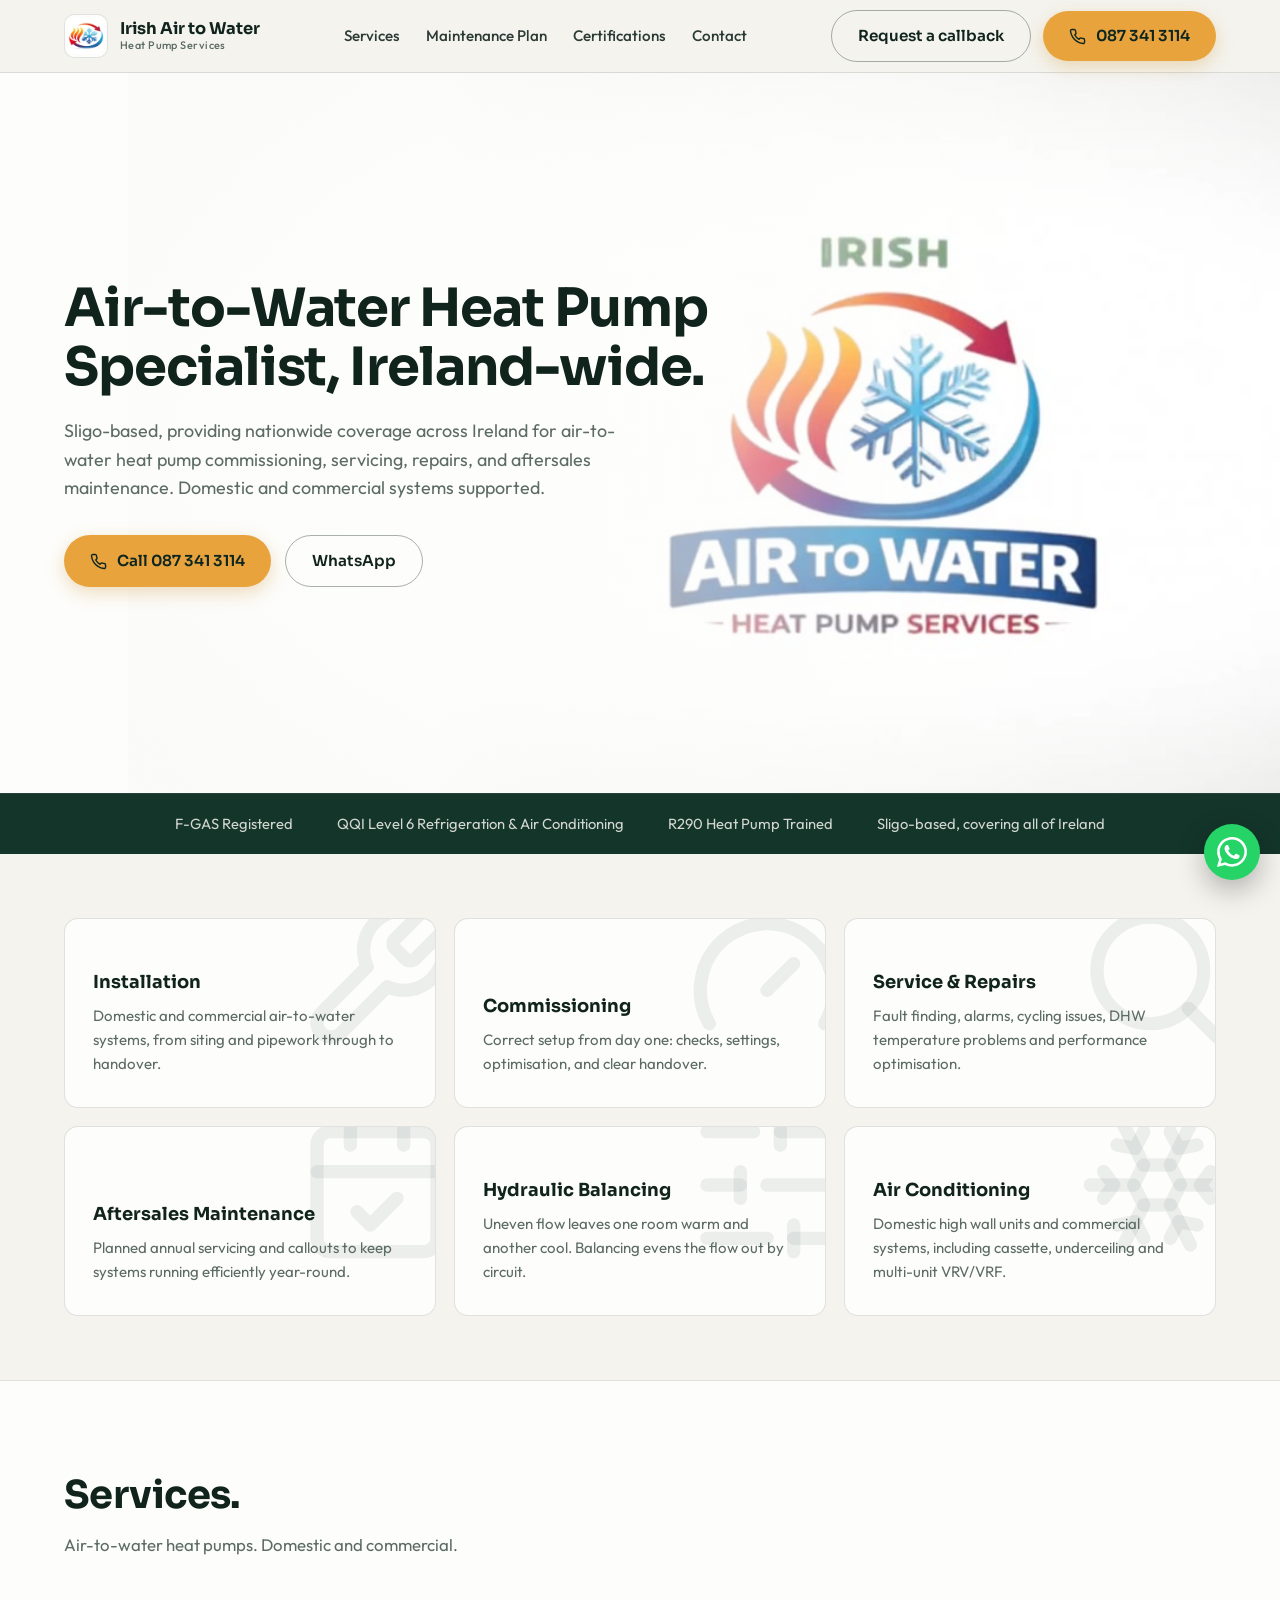
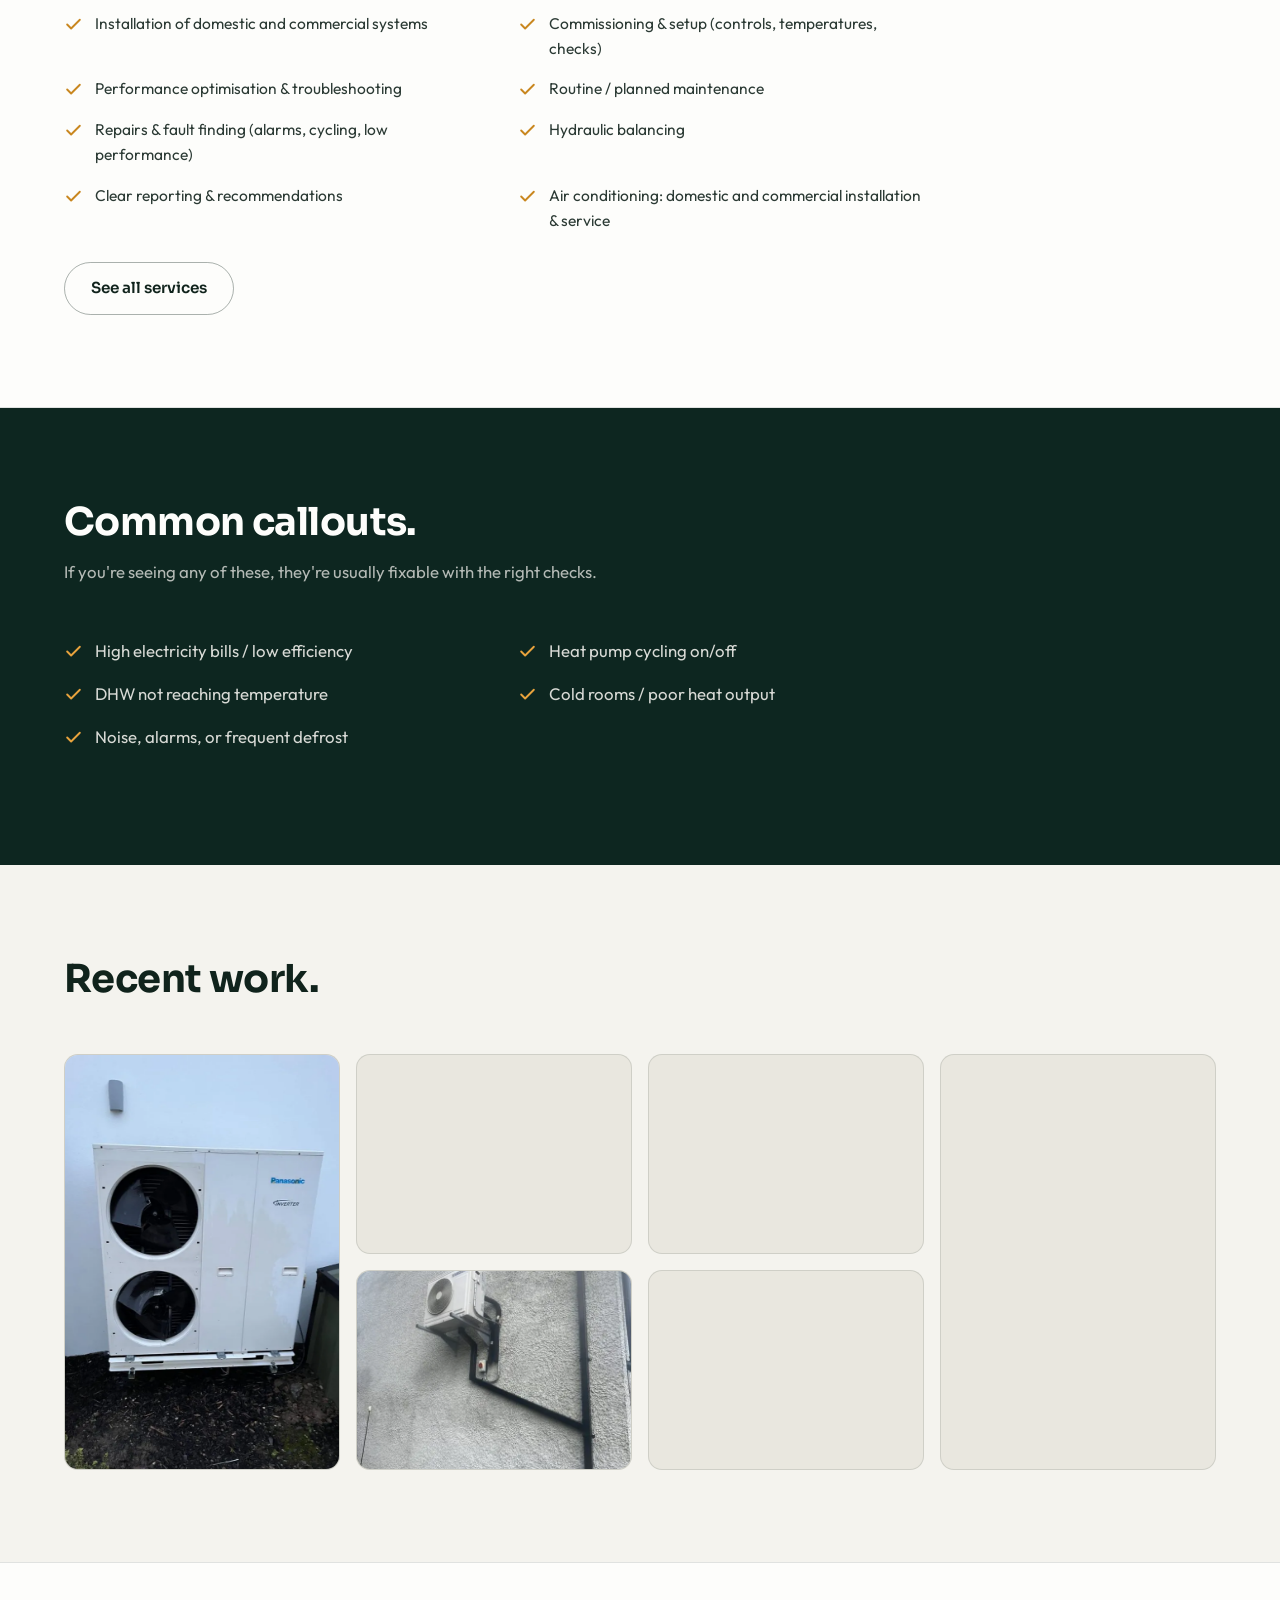
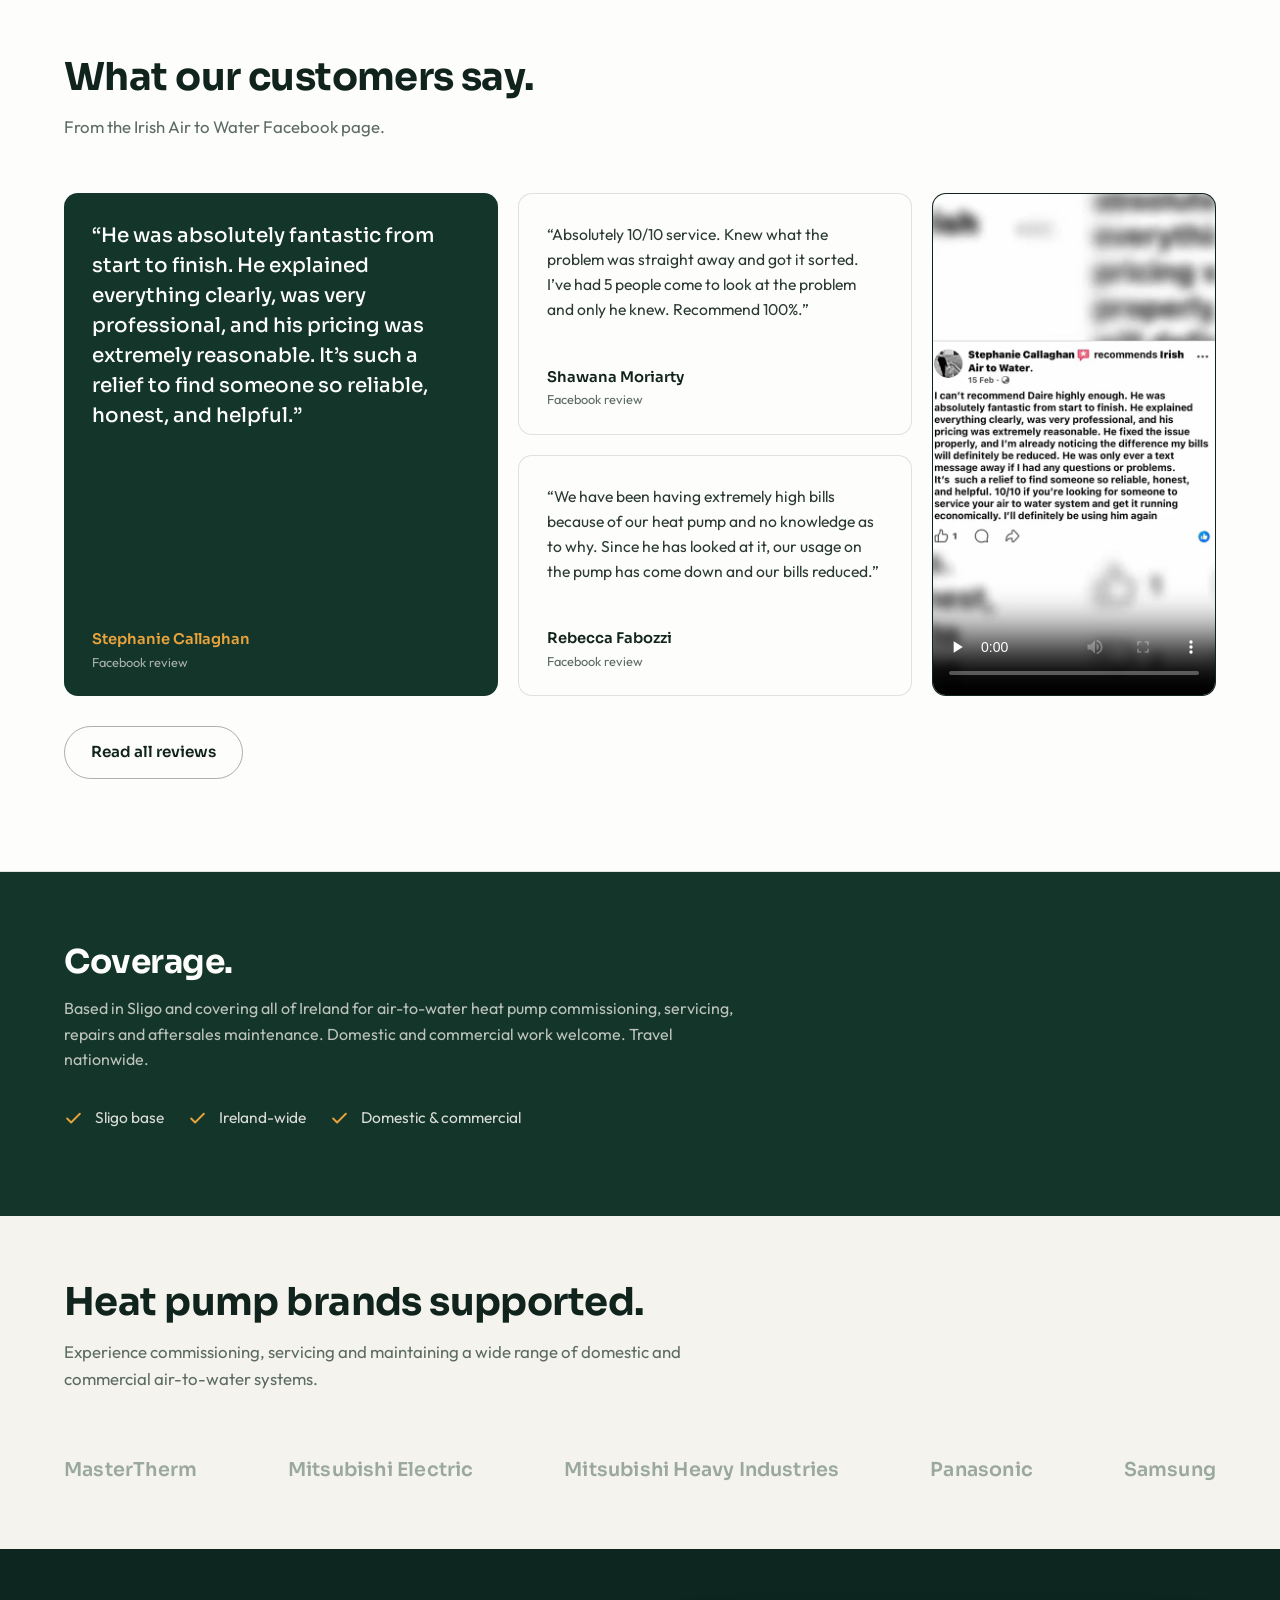
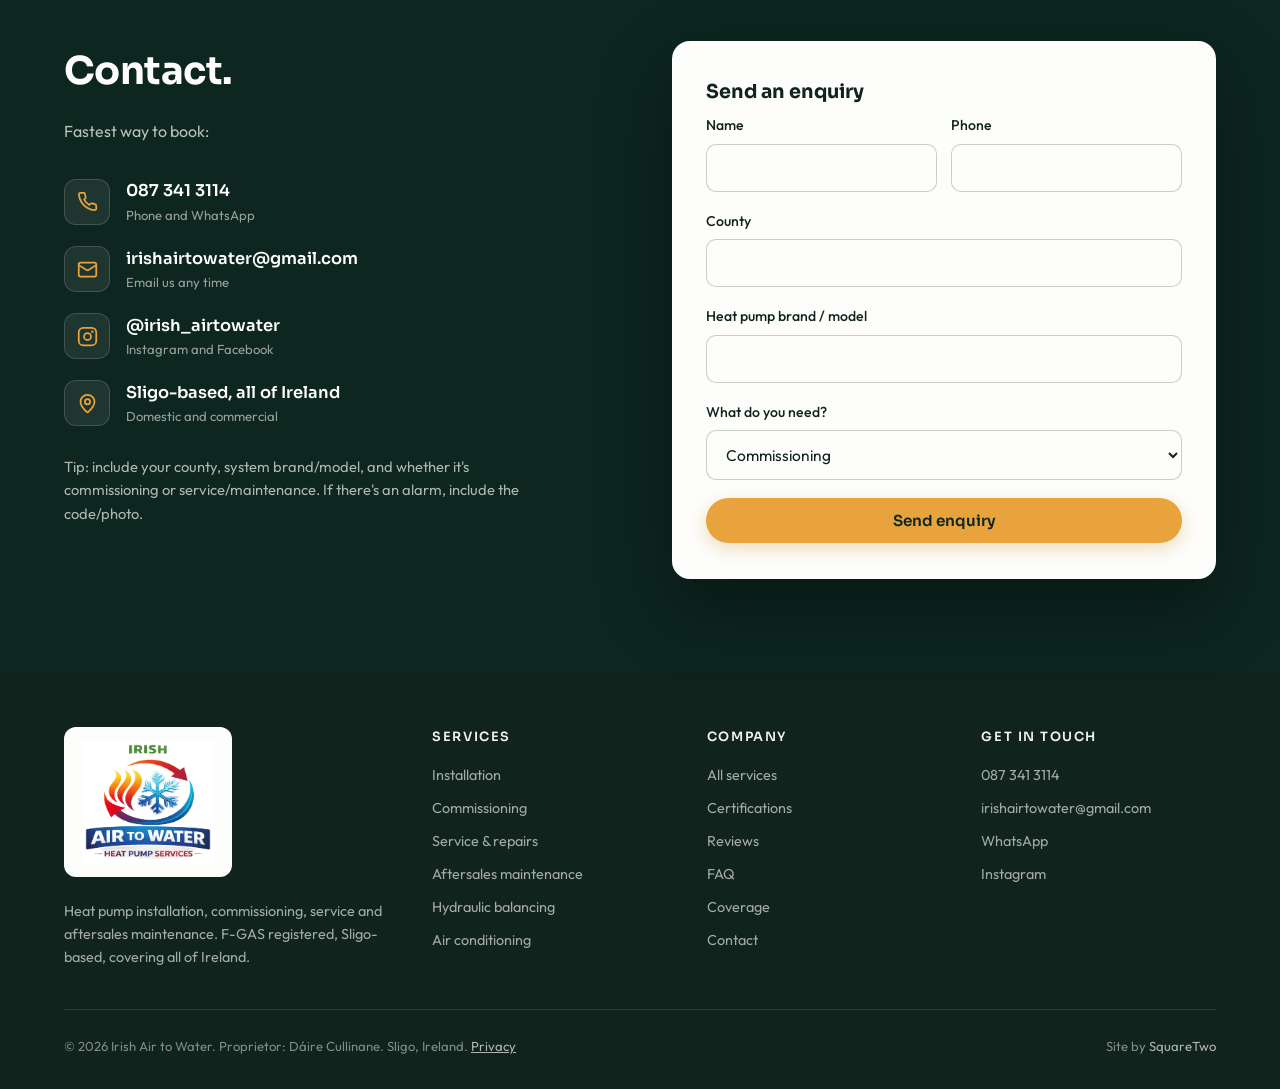
<file: index.html>
<!DOCTYPE html>
<html lang="en-IE">
<head>
<script>document.documentElement.className+=' js';</script>
<meta charset="UTF-8">
<meta name="viewport" content="width=device-width, initial-scale=1.0">
<title>Heat Pump & Air Conditioning Specialist, Sligo | Irish Air to Water</title>
<meta name="description" content="Air-to-water heat pump commissioning, service and maintenance, plus domestic and commercial air conditioning. F-GAS registered, Sligo-based, all of Ireland.">
<link rel="canonical" href="https://irishairtowater.com/">
<meta property="og:type" content="website">
<meta property="og:site_name" content="Irish Air to Water">
<meta property="og:title" content="Heat Pump & Air Conditioning Specialist, Sligo | Irish Air to Water">
<meta property="og:description" content="Air-to-water heat pump commissioning, service and maintenance, plus domestic and commercial air conditioning. F-GAS registered, Sligo-based, all of Ireland.">
<meta property="og:url" content="https://irishairtowater.com/">
<meta property="og:locale" content="en_IE">
<meta property="og:image" content="https://irishairtowater.com/images/og-image.jpg">
<meta property="og:image:width" content="1200">
<meta property="og:image:height" content="630">
<meta property="og:image:alt" content="Air-to-water heat pump outdoor unit installed by Irish Air to Water">
<meta name="twitter:card" content="summary_large_image">
<meta name="theme-color" content="#0d2620">
<link rel="icon" href="images/logo-mark.png" type="image/png">
<link rel="apple-touch-icon" href="images/logo-mark.png">
<link rel="preconnect" href="https://fonts.googleapis.com">
<link rel="preconnect" href="https://fonts.gstatic.com" crossorigin>
<link href="https://fonts.googleapis.com/css2?family=Sora:wght@400;500;600;700&family=Outfit:wght@300;400;500;600&display=swap" rel="stylesheet">
<link rel="stylesheet" href="assets/styles.css?v=e7062da5">
<link rel="preload" as="image" href="media/brand-intro-poster.jpg" fetchpriority="high">
<script type="application/ld+json">{"@context": "https://schema.org", "@type": "HVACBusiness", "@id": "https://irishairtowater.com/#business", "name": "Irish Air to Water", "description": "Air-to-water heat pump specialist and air conditioning installer. Commissioning, service and repairs, aftersales maintenance, and domestic and commercial air conditioning. F-GAS registered, Sligo-based, covering all of Ireland.", "url": "https://irishairtowater.com", "telephone": "+353 87 341 3114", "email": "irishairtowater@gmail.com", "founder": {"@type": "Person", "name": "Dáire Cullinane", "jobTitle": "Proprietor"}, "address": {"@type": "PostalAddress", "addressLocality": "Sligo", "addressRegion": "County Sligo", "addressCountry": "IE"}, "areaServed": {"@type": "Country", "name": "Ireland"}, "sameAs": ["https://www.instagram.com/irish_airtowater"], "knowsAbout": ["Air to water heat pumps", "F-Gas refrigerant handling", "Heat pump commissioning", "Hydraulic balancing", "R290 propane heat pumps", "Air conditioning installation", "Cassette and underceiling air conditioning", "VRV and VRF systems"], "makesOffer": [{"@type": "Offer", "itemOffered": {"@type": "Service", "name": "Heat pump installation"}}, {"@type": "Offer", "itemOffered": {"@type": "Service", "name": "Heat pump commissioning"}}, {"@type": "Offer", "itemOffered": {"@type": "Service", "name": "Heat pump service and repairs"}}, {"@type": "Offer", "itemOffered": {"@type": "Service", "name": "Aftersales maintenance"}}, {"@type": "Offer", "itemOffered": {"@type": "Service", "name": "Annual maintenance visit"}}, {"@type": "Offer", "itemOffered": {"@type": "Service", "name": "Hydraulic balancing"}}, {"@type": "Offer", "itemOffered": {"@type": "Service", "name": "Domestic air conditioning installation and service"}}, {"@type": "Offer", "itemOffered": {"@type": "Service", "name": "Commercial air conditioning installation and service"}}, {"@type": "Offer", "itemOffered": {"@type": "Service", "name": "VRV and VRF multi-unit air conditioning systems"}}], "hasCredential": [{"@type": "EducationalOccupationalCredential", "name": "F-Gas Registered"}, {"@type": "EducationalOccupationalCredential", "name": "QQI Level 6 Advanced Certificate, Craft - Refrigeration and Air Conditioning"}, {"@type": "EducationalOccupationalCredential", "name": "Grant Aerona R290 Air Source Heat Pump Course"}]}</script>
</head>
<body>
<a class="skip-link" href="#main">Skip to content</a>
<header>
  <div class="wrap nav">
    <a class="brand" href="index.html">
      <img class="brand-logo-img" src="images/logo-mark.png" alt="" width="44" height="44">
      <div class="brand-name">Irish Air to Water<small>Heat Pump Services</small></div>
    </a>
    <ul class="nav-links"><li><a href="services.html">Services</a></li><li><a href="maintenance.html">Maintenance Plan</a></li><li><a href="certifications.html">Certifications</a></li><li><a href="contact.html">Contact</a></li></ul>
    <div class="nav-cta">
      <a class="btn btn-ghost" href="contact.html">Request a callback</a>
      <a class="btn btn-amber nav-call" href="tel:+353873413114" aria-label="Call 087 341 3114"><svg viewBox="0 0 24 24" fill="none" stroke="currentColor" stroke-width="2" stroke-linecap="round" stroke-linejoin="round"><path d="M22 16.92v3a2 2 0 0 1-2.18 2 19.79 19.79 0 0 1-8.63-3.07 19.5 19.5 0 0 1-6-6 19.79 19.79 0 0 1-3.07-8.67A2 2 0 0 1 4.11 2h3a2 2 0 0 1 2 1.72 12.84 12.84 0 0 0 .7 2.81 2 2 0 0 1-.45 2.11L8.09 9.91a16 16 0 0 0 6 6l1.27-1.27a2 2 0 0 1 2.11-.45 12.84 12.84 0 0 0 2.81.7A2 2 0 0 1 22 16.92z"/></svg><span>087 341 3114</span></a>
      <button class="nav-toggle" type="button" aria-expanded="false" aria-controls="mobile-panel" aria-label="Menu">
        <span></span><span></span><span></span>
      </button>
    </div>
  </div>
  <div class="mobile-panel" id="mobile-panel">
    <ul><li><a href="index.html" aria-current="page">Home</a></li><li><a href="services.html">Services</a></li><li><a href="maintenance.html">Maintenance Plan</a></li><li><a href="certifications.html">Certifications</a></li><li><a href="contact.html">Contact</a></li></ul>
    <div class="mobile-actions">
      <a class="btn btn-amber" href="tel:+353873413114"><svg viewBox="0 0 24 24" fill="none" stroke="currentColor" stroke-width="2" stroke-linecap="round" stroke-linejoin="round"><path d="M22 16.92v3a2 2 0 0 1-2.18 2 19.79 19.79 0 0 1-8.63-3.07 19.5 19.5 0 0 1-6-6 19.79 19.79 0 0 1-3.07-8.67A2 2 0 0 1 4.11 2h3a2 2 0 0 1 2 1.72 12.84 12.84 0 0 0 .7 2.81 2 2 0 0 1-.45 2.11L8.09 9.91a16 16 0 0 0 6 6l1.27-1.27a2 2 0 0 1 2.11-.45 12.84 12.84 0 0 0 2.81.7A2 2 0 0 1 22 16.92z"/></svg>Call 087 341 3114</a>
      <a class="btn btn-ghost" href="contact.html">Request a callback</a>
    </div>
  </div>
</header>
<main id="main">

<section class="hero hero-bleed hero-light">
  <video class="bleed-video" autoplay muted loop playsinline preload="metadata" poster="media/brand-intro-poster.jpg" aria-hidden="true" tabindex="-1">
    <source src="media/brand-intro.mp4" type="video/mp4">
  </video>
  <div class="bleed-scrim" aria-hidden="true"></div>
  <div class="wrap bleed-content">
    <h1>Air-to-Water Heat Pump Specialist, Ireland-wide.</h1>
    <p class="lede">Sligo-based, providing nationwide coverage across Ireland for air-to-water heat pump commissioning, servicing, repairs, and aftersales maintenance. Domestic and commercial systems supported.</p>
    <div class="hero-ctas">
      <a class="btn btn-amber" href="tel:+353873413114"><svg viewBox="0 0 24 24" fill="none" stroke="currentColor" stroke-width="2" stroke-linecap="round" stroke-linejoin="round"><path d="M22 16.92v3a2 2 0 0 1-2.18 2 19.79 19.79 0 0 1-8.63-3.07 19.5 19.5 0 0 1-6-6 19.79 19.79 0 0 1-3.07-8.67A2 2 0 0 1 4.11 2h3a2 2 0 0 1 2 1.72 12.84 12.84 0 0 0 .7 2.81 2 2 0 0 1-.45 2.11L8.09 9.91a16 16 0 0 0 6 6l1.27-1.27a2 2 0 0 1 2.11-.45 12.84 12.84 0 0 0 2.81.7A2 2 0 0 1 22 16.92z"/></svg>Call 087 341 3114</a>
      <a class="btn btn-ghost" href="https://wa.me/353873413114" target="_blank" rel="noopener">WhatsApp</a>
    </div>
  </div>
</section>

<div class="trust">
  <div class="wrap trust-row">
    <span>F-GAS Registered</span>
    <span>QQI Level 6 Refrigeration &amp; Air Conditioning</span>
    <span>R290 Heat Pump Trained</span>
    <span>Sligo-based, covering all of Ireland</span>
  </div>
</div>

<section id="services" class="sec-tight">
  <div class="wrap">
    <div class="svc-grid"><a class="svc reveal" href="installation.html"><div class="svc-watermark" aria-hidden="true"><svg viewBox="0 0 24 24" fill="none" stroke="currentColor" stroke-width="2" stroke-linecap="round" stroke-linejoin="round"><path d="M14.7 6.3a1 1 0 0 0 0 1.4l1.6 1.6a1 1 0 0 0 1.4 0l3.77-3.77a6 6 0 0 1-7.94 7.94l-6.91 6.91a2.12 2.12 0 0 1-3-3l6.91-6.91a6 6 0 0 1 7.94-7.94l-3.76 3.76z"/></svg></div><h3>Installation</h3><p>Domestic and commercial air-to-water systems, from siting and pipework through to handover.</p></a><a class="svc reveal" href="commissioning.html"><div class="svc-watermark" aria-hidden="true"><svg viewBox="0 0 24 24" fill="none" stroke="currentColor" stroke-width="2" stroke-linecap="round" stroke-linejoin="round"><path d="m12 14 4-4"/><path d="M3.34 19a10 10 0 1 1 17.32 0"/></svg></div><h3>Commissioning</h3><p>Correct setup from day one: checks, settings, optimisation, and clear handover.</p></a><a class="svc reveal" href="repairs.html"><div class="svc-watermark" aria-hidden="true"><svg viewBox="0 0 24 24" fill="none" stroke="currentColor" stroke-width="2" stroke-linecap="round" stroke-linejoin="round"><circle cx="11" cy="11" r="8"/><path d="m21 21-4.3-4.3"/></svg></div><h3>Service &amp; Repairs</h3><p>Fault finding, alarms, cycling issues, DHW temperature problems and performance optimisation.</p></a><a class="svc reveal" href="maintenance.html"><div class="svc-watermark" aria-hidden="true"><svg viewBox="0 0 24 24" fill="none" stroke="currentColor" stroke-width="2" stroke-linecap="round" stroke-linejoin="round"><path d="M8 2v4"/><path d="M16 2v4"/><rect width="18" height="18" x="3" y="4" rx="2"/><path d="M3 10h18"/><path d="m9 16 2 2 4-4"/></svg></div><h3>Aftersales Maintenance</h3><p>Planned annual servicing and callouts to keep systems running efficiently year-round.</p></a><a class="svc reveal" href="hydraulic-balancing.html"><div class="svc-watermark" aria-hidden="true"><svg viewBox="0 0 24 24" fill="none" stroke="currentColor" stroke-width="2" stroke-linecap="round" stroke-linejoin="round"><line x1="21" x2="14" y1="4" y2="4"/><line x1="10" x2="3" y1="4" y2="4"/><line x1="21" x2="12" y1="12" y2="12"/><line x1="8" x2="3" y1="12" y2="12"/><line x1="21" x2="16" y1="20" y2="20"/><line x1="12" x2="3" y1="20" y2="20"/><line x1="14" x2="14" y1="2" y2="6"/><line x1="8" x2="8" y1="10" y2="14"/><line x1="16" x2="16" y1="18" y2="22"/></svg></div><h3>Hydraulic Balancing</h3><p>Uneven flow leaves one room warm and another cool. Balancing evens the flow out by circuit.</p></a><a class="svc reveal" href="air-conditioning.html"><div class="svc-watermark" aria-hidden="true"><svg viewBox="0 0 24 24" fill="none" stroke="currentColor" stroke-width="2" stroke-linecap="round" stroke-linejoin="round"><path d="m10 20-1.25-2.5L6 18"/><path d="M10 4 8.75 6.5 6 6"/><path d="m14 20 1.25-2.5L18 18"/><path d="m14 4 1.25 2.5L18 6"/><path d="m17 21-3-6h-4"/><path d="m17 3-3 6 1.5 3"/><path d="M2 12h6.5L10 9"/><path d="m20 10-1.5 2 1.5 2"/><path d="M22 12h-6.5L14 15"/><path d="m4 10 1.5 2L4 14"/><path d="m7 21 3-6-1.5-3"/><path d="m7 3 3 6h4"/></svg></div><h3>Air Conditioning</h3><p>Domestic high wall units and commercial systems, including cassette, underceiling and multi-unit VRV/VRF.</p></a></div>
  </div>
</section>

<section class="bg-white">
  <div class="wrap">
    <div class="sec-head reveal">
      <h2>Services.</h2>
      <p>Air-to-water heat pumps. Domestic and commercial.</p>
    </div>
    <ul class="tick-list issues-list reveal">
      <li><svg viewBox="0 0 24 24" fill="none" stroke="currentColor" stroke-width="2.4" stroke-linecap="round" stroke-linejoin="round"><path d="M20 6 9 17l-5-5"/></svg>Installation of domestic and commercial systems</li>
      <li><svg viewBox="0 0 24 24" fill="none" stroke="currentColor" stroke-width="2.4" stroke-linecap="round" stroke-linejoin="round"><path d="M20 6 9 17l-5-5"/></svg>Commissioning &amp; setup (controls, temperatures, checks)</li>
      <li><svg viewBox="0 0 24 24" fill="none" stroke="currentColor" stroke-width="2.4" stroke-linecap="round" stroke-linejoin="round"><path d="M20 6 9 17l-5-5"/></svg>Performance optimisation &amp; troubleshooting</li>
      <li><svg viewBox="0 0 24 24" fill="none" stroke="currentColor" stroke-width="2.4" stroke-linecap="round" stroke-linejoin="round"><path d="M20 6 9 17l-5-5"/></svg>Routine / planned maintenance</li>
      <li><svg viewBox="0 0 24 24" fill="none" stroke="currentColor" stroke-width="2.4" stroke-linecap="round" stroke-linejoin="round"><path d="M20 6 9 17l-5-5"/></svg>Repairs &amp; fault finding (alarms, cycling, low performance)</li>
      <li><svg viewBox="0 0 24 24" fill="none" stroke="currentColor" stroke-width="2.4" stroke-linecap="round" stroke-linejoin="round"><path d="M20 6 9 17l-5-5"/></svg>Hydraulic balancing</li>
      <li><svg viewBox="0 0 24 24" fill="none" stroke="currentColor" stroke-width="2.4" stroke-linecap="round" stroke-linejoin="round"><path d="M20 6 9 17l-5-5"/></svg>Clear reporting &amp; recommendations</li>
      <li><svg viewBox="0 0 24 24" fill="none" stroke="currentColor" stroke-width="2.4" stroke-linecap="round" stroke-linejoin="round"><path d="M20 6 9 17l-5-5"/></svg>Air conditioning: domestic and commercial installation &amp; service</li>
    </ul>
    <div style="margin-top:30px"><a class="btn btn-ghost" href="services.html">See all services</a></div>
  </div>
</section>

<section class="bg-pine">
  <div class="wrap">
    <div class="sec-head reveal">
      <h2>Common callouts.</h2>
      <p>If you're seeing any of these, they're usually fixable with the right checks.</p>
    </div>
    <ul class="tick-list issues-list reveal"><li><svg viewBox="0 0 24 24" fill="none" stroke="currentColor" stroke-width="2.4" stroke-linecap="round" stroke-linejoin="round"><path d="M20 6 9 17l-5-5"/></svg>High electricity bills / low efficiency</li><li><svg viewBox="0 0 24 24" fill="none" stroke="currentColor" stroke-width="2.4" stroke-linecap="round" stroke-linejoin="round"><path d="M20 6 9 17l-5-5"/></svg>Heat pump cycling on/off</li><li><svg viewBox="0 0 24 24" fill="none" stroke="currentColor" stroke-width="2.4" stroke-linecap="round" stroke-linejoin="round"><path d="M20 6 9 17l-5-5"/></svg>DHW not reaching temperature</li><li><svg viewBox="0 0 24 24" fill="none" stroke="currentColor" stroke-width="2.4" stroke-linecap="round" stroke-linejoin="round"><path d="M20 6 9 17l-5-5"/></svg>Cold rooms / poor heat output</li><li><svg viewBox="0 0 24 24" fill="none" stroke="currentColor" stroke-width="2.4" stroke-linecap="round" stroke-linejoin="round"><path d="M20 6 9 17l-5-5"/></svg>Noise, alarms, or frequent defrost</li></ul>
  </div>
</section>

<section>
  <div class="wrap">
    <div class="sec-head reveal">
      <h2>Recent work.</h2>
    </div>
    <div class="gallery-grid reveal">
      <div class="g-item g-tall"><picture><source srcset="images/coverage-home-install.webp" type="image/webp"><img src="images/coverage-home-install.jpg" alt="Finished Panasonic air-to-water heat pump installation" width="750" height="1000" loading="lazy" decoding="async"></picture></div>
      <div class="g-item"><picture><source srcset="images/services-commissioning-controls.webp" type="image/webp"><img src="images/services-commissioning-controls.jpg" alt="Heat pump control board during commissioning" width="750" height="1000" loading="lazy" decoding="async"></picture></div>
      <div class="g-item"><picture><source srcset="images/services-aftersales-filters.webp" type="image/webp"><img src="images/services-aftersales-filters.jpg" alt="Air filters removed for cleaning on a service visit" width="750" height="1000" loading="lazy" decoding="async"></picture></div>
      <div class="g-item g-tall"><picture><source srcset="images/certifications-at-work.webp" type="image/webp"><img src="images/certifications-at-work.jpg" alt="A large system strainer removed for cleaning on a commercial installation" width="750" height="1000" loading="lazy" decoding="async"></picture></div>
      <div class="g-item"><picture><source srcset="images/services-installation.webp" type="image/webp"><img src="images/services-installation.jpg" alt="Wall-mounted heat pump unit with pipework" width="562" height="1000" loading="lazy" decoding="async"></picture></div>
      <div class="g-item"><picture><source srcset="images/maintenance-clear-access.webp" type="image/webp"><img src="images/maintenance-clear-access.jpg" alt="Outdoor heat pump unit sited with clear space around it" width="750" height="1000" loading="lazy" decoding="async"></picture></div>
    </div>
  </div>
</section>

<section class="bg-white">
  <div class="wrap">
    <div class="sec-head reveal">
      <h2>What our customers say.</h2>
      <p>From the Irish Air to Water Facebook page.</p>
    </div>
    <div class="reviews-grid">
      <div class="review review-lead reveal">
        <blockquote>&ldquo;He was absolutely fantastic from start to finish. He explained everything clearly, was very professional, and his pricing was extremely reasonable. It&rsquo;s such a relief to find someone so reliable, honest, and helpful.&rdquo;</blockquote>
        <div class="review-who">Stephanie Callaghan<small>Facebook review</small></div>
      </div>
      <div class="review reveal">
        <blockquote>&ldquo;Absolutely 10/10 service. Knew what the problem was straight away and got it sorted. I&rsquo;ve had 5 people come to look at the problem and only he knew. Recommend 100%.&rdquo;</blockquote>
        <div class="review-who">Shawana Moriarty<small>Facebook review</small></div>
      </div>
      <div class="review reveal">
        <blockquote>&ldquo;We have been having extremely high bills because of our heat pump and no knowledge as to why. Since he has looked at it, our usage on the pump has come down and our bills reduced.&rdquo;</blockquote>
        <div class="review-who">Rebecca Fabozzi<small>Facebook review</small></div>
      </div>
      <div class="review-video reveal">
        <video controls playsinline preload="none" poster="media/customer-reviews-poster.jpg" aria-label="More customer reviews from the Irish Air to Water Facebook page">
          <source src="media/customer-reviews.mp4" type="video/mp4">
        </video>
      </div>
    </div>
    <div style="margin-top:30px"><a class="btn btn-ghost" href="reviews.html">Read all reviews</a></div>
  </div>
</section>

<section id="coverage" class="coverage-band" style="padding:64px 0">
  <div class="wrap coverage-band-inner">
    <div class="reveal">
      <h2>Coverage.</h2>
      <p style="max-width:62ch">Based in Sligo and covering all of Ireland for air-to-water heat pump commissioning, servicing, repairs and aftersales maintenance. Domestic and commercial work welcome. Travel nationwide.</p>
    </div>
    <ul class="tick-list reveal">
      <li><svg viewBox="0 0 24 24" fill="none" stroke="currentColor" stroke-width="2.4" stroke-linecap="round" stroke-linejoin="round"><path d="M20 6 9 17l-5-5"/></svg>Sligo base</li>
      <li><svg viewBox="0 0 24 24" fill="none" stroke="currentColor" stroke-width="2.4" stroke-linecap="round" stroke-linejoin="round"><path d="M20 6 9 17l-5-5"/></svg>Ireland-wide</li>
      <li><svg viewBox="0 0 24 24" fill="none" stroke="currentColor" stroke-width="2.4" stroke-linecap="round" stroke-linejoin="round"><path d="M20 6 9 17l-5-5"/></svg>Domestic &amp; commercial</li>
    </ul>
  </div>
</section>

<section class="sec-tight" id="brands">
  <div class="wrap">
    <div class="sec-head reveal">
      <h2>Heat pump brands supported.</h2>
      <p>Experience commissioning, servicing and maintaining a wide range of domestic and commercial air-to-water systems.</p>
    </div>
    <div class="brands-row reveal"><span class="brand-mark">MasterTherm</span><span class="brand-mark">Mitsubishi Electric</span><span class="brand-mark">Mitsubishi Heavy Industries</span><span class="brand-mark">Panasonic</span><span class="brand-mark">Samsung</span></div>
  </div>
</section>

<section id="contact" class="contact">
  <div class="wrap contact-grid">
    <div class="reveal">
      <h2>Contact.</h2>
      <p class="contact-lede">Fastest way to book:</p>
      <ul class="contact-list">
  <li>
    <div class="c-icon"><svg viewBox="0 0 24 24" fill="none" stroke="currentColor" stroke-width="2" stroke-linecap="round" stroke-linejoin="round"><path d="M22 16.92v3a2 2 0 0 1-2.18 2 19.79 19.79 0 0 1-8.63-3.07 19.5 19.5 0 0 1-6-6 19.79 19.79 0 0 1-3.07-8.67A2 2 0 0 1 4.11 2h3a2 2 0 0 1 2 1.72 12.84 12.84 0 0 0 .7 2.81 2 2 0 0 1-.45 2.11L8.09 9.91a16 16 0 0 0 6 6l1.27-1.27a2 2 0 0 1 2.11-.45 12.84 12.84 0 0 0 2.81.7A2 2 0 0 1 22 16.92z"/></svg></div>
    <div><a href="tel:+353873413114">087 341 3114</a><small>Phone and WhatsApp</small></div>
  </li>
  <li>
    <div class="c-icon"><svg viewBox="0 0 24 24" fill="none" stroke="currentColor" stroke-width="2" stroke-linecap="round" stroke-linejoin="round"><rect width="20" height="16" x="2" y="4" rx="2"/><path d="m22 7-8.97 5.7a1.94 1.94 0 0 1-2.06 0L2 7"/></svg></div>
    <div><a href="mailto:irishairtowater@gmail.com">irishairtowater@gmail.com</a><small>Email us any time</small></div>
  </li>
  <li>
    <div class="c-icon"><svg viewBox="0 0 24 24" fill="none" stroke="currentColor" stroke-width="2" stroke-linecap="round" stroke-linejoin="round"><rect width="20" height="20" x="2" y="2" rx="5"/><circle cx="12" cy="12" r="4"/><circle cx="17.5" cy="6.5" r="0.5" fill="currentColor"/></svg></div>
    <div><a href="https://www.instagram.com/irish_airtowater" target="_blank" rel="noopener">@irish_airtowater</a><small>Instagram and Facebook</small></div>
  </li>
  <li>
    <div class="c-icon"><svg viewBox="0 0 24 24" fill="none" stroke="currentColor" stroke-width="2" stroke-linecap="round" stroke-linejoin="round"><path d="M20 10c0 4.993-5.539 10.193-7.399 11.799a1 1 0 0 1-1.202 0C9.539 20.193 4 14.993 4 10a8 8 0 0 1 16 0"/><circle cx="12" cy="10" r="3"/></svg></div>
    <div><a href="index.html#coverage">Sligo-based, all of Ireland</a><small>Domestic and commercial</small></div>
  </li>
</ul>
      <p style="color:rgba(244,243,238,0.7);font-size:0.92rem;margin-top:28px;max-width:48ch">Tip: include your county, system brand/model, and whether it's commissioning or service/maintenance. If there's an alarm, include the code/photo.</p>
    </div>
    <div class="form-card reveal">
  <h3>Send an enquiry</h3>
  <form data-iatw-form>
    <div class="hp" aria-hidden="true"><label for="f-website">Website</label><input id="f-website" type="text" name="website" tabindex="-1" autocomplete="off"></div>
    <div class="field-row">
      <div class="field">
        <label for="f-name">Name</label>
        <input id="f-name" type="text" name="name" autocomplete="name" required>
      </div>
      <div class="field">
        <label for="f-phone">Phone</label>
        <input id="f-phone" type="tel" name="phone" autocomplete="tel" required>
      </div>
    </div>
    <div class="field">
      <label for="f-county">County</label>
      <input id="f-county" type="text" name="county">
    </div>
    <div class="field">
      <label for="f-brand">Heat pump brand / model</label>
      <input id="f-brand" type="text" name="brand">
    </div>
    <div class="field">
      <label for="f-type">What do you need?</label>
      <select id="f-type" name="type">
        <option>Commissioning</option>
        <option>Service or repair</option>
        <option>Aftersales maintenance</option>
        <option>Installation</option>
        <option>Air conditioning</option>
        <option>Something else</option>
      </select>
    </div>
    <button class="btn btn-amber" type="submit" style="width:100%; justify-content:center;">Send enquiry</button>
  </form>
</div>
  </div>
</section>

</main>
<footer>
  <div class="wrap">
    <div class="foot-grid">
      <div>
        <div class="foot-logo"><img src="images/logo.png" alt="Irish Air to Water, Heat Pump Services" width="729" height="674" loading="lazy" decoding="async"></div>
        <p>Heat pump installation, commissioning, service and aftersales maintenance. F-GAS registered, Sligo-based, covering all of Ireland.</p>
      </div>
      <div>
        <h4>Services</h4>
        <ul>
          <li><a href="installation.html">Installation</a></li>
          <li><a href="commissioning.html">Commissioning</a></li>
          <li><a href="repairs.html">Service &amp; repairs</a></li>
          <li><a href="maintenance.html">Aftersales maintenance</a></li>
          <li><a href="hydraulic-balancing.html">Hydraulic balancing</a></li>
          <li><a href="air-conditioning.html">Air conditioning</a></li>
        </ul>
      </div>
      <div>
        <h4>Company</h4>
        <ul>
          <li><a href="services.html">All services</a></li>
          <li><a href="certifications.html">Certifications</a></li>
          <li><a href="reviews.html">Reviews</a></li>
          <li><a href="faq.html">FAQ</a></li>
          <li><a href="index.html#coverage">Coverage</a></li>
          <li><a href="contact.html">Contact</a></li>
        </ul>
      </div>
      <div>
        <h4>Get in touch</h4>
        <ul>
          <li><a href="tel:+353873413114">087 341 3114</a></li>
          <li><a href="mailto:irishairtowater@gmail.com">irishairtowater@gmail.com</a></li>
          <li><a href="https://wa.me/353873413114" target="_blank" rel="noopener">WhatsApp</a></li>
          <li><a href="https://www.instagram.com/irish_airtowater" target="_blank" rel="noopener">Instagram</a></li>
        </ul>
      </div>
    </div>
    <div class="foot-bottom">
      <div>&copy; 2026 Irish Air to Water. Proprietor: D&aacute;ire Cullinane. Sligo, Ireland. <a href="privacy.html">Privacy</a></div>
      <div>Site by <a href="https://squaretwo.ie" target="_blank" rel="noopener" style="text-decoration:none">SquareTwo</a></div>
    </div>
  </div>
</footer>
<a class="wa-float" href="https://wa.me/353873413114" target="_blank" rel="noopener" aria-label="Message us on WhatsApp"><svg viewBox="0 0 24 24" fill="currentColor"><path d="M17.472 14.382c-.297-.149-1.758-.867-2.03-.967-.273-.099-.471-.148-.67.15-.197.297-.767.966-.94 1.164-.173.199-.347.223-.644.075-.297-.15-1.255-.463-2.39-1.475-.883-.788-1.48-1.761-1.653-2.059-.173-.297-.018-.458.13-.606.134-.133.298-.347.446-.52.149-.174.198-.298.298-.497.099-.198.05-.371-.025-.52-.075-.149-.669-1.612-.916-2.207-.242-.579-.487-.5-.669-.51a12.8 12.8 0 0 0-.57-.01c-.198 0-.52.074-.792.372-.272.297-1.04 1.016-1.04 2.479 0 1.462 1.065 2.875 1.213 3.074.149.198 2.096 3.2 5.077 4.487.709.306 1.262.489 1.694.625.712.227 1.36.195 1.871.118.571-.085 1.758-.719 2.006-1.413.248-.694.248-1.289.173-1.413-.074-.124-.272-.198-.57-.347m-5.421 7.403h-.004a9.87 9.87 0 0 1-5.031-1.378l-.361-.214-3.741.982.998-3.648-.235-.374a9.86 9.86 0 0 1-1.51-5.26c.001-5.45 4.436-9.884 9.888-9.884a9.82 9.82 0 0 1 6.988 2.896 9.82 9.82 0 0 1 2.893 6.994c-.003 5.45-4.437 9.885-9.885 9.885M20.52 3.449C18.24 1.245 15.24 0 12.045 0 5.463 0 .104 5.334.101 11.893c0 2.096.549 4.142 1.595 5.945L0 24l6.335-1.652a12 12 0 0 0 5.71 1.447h.006c6.585 0 11.946-5.335 11.949-11.896 0-3.176-1.24-6.165-3.495-8.411"/></svg></a>
<nav class="call-bar" aria-label="Call or message">
  <a href="tel:+353873413114"><svg viewBox="0 0 24 24" fill="none" stroke="currentColor" stroke-width="2" stroke-linecap="round" stroke-linejoin="round"><path d="M22 16.92v3a2 2 0 0 1-2.18 2 19.79 19.79 0 0 1-8.63-3.07 19.5 19.5 0 0 1-6-6 19.79 19.79 0 0 1-3.07-8.67A2 2 0 0 1 4.11 2h3a2 2 0 0 1 2 1.72 12.84 12.84 0 0 0 .7 2.81 2 2 0 0 1-.45 2.11L8.09 9.91a16 16 0 0 0 6 6l1.27-1.27a2 2 0 0 1 2.11-.45 12.84 12.84 0 0 0 2.81.7A2 2 0 0 1 22 16.92z"/></svg>Call 087 341 3114</a>
  <a class="call-bar-wa" href="https://wa.me/353873413114" target="_blank" rel="noopener"><svg viewBox="0 0 24 24" fill="currentColor"><path d="M17.472 14.382c-.297-.149-1.758-.867-2.03-.967-.273-.099-.471-.148-.67.15-.197.297-.767.966-.94 1.164-.173.199-.347.223-.644.075-.297-.15-1.255-.463-2.39-1.475-.883-.788-1.48-1.761-1.653-2.059-.173-.297-.018-.458.13-.606.134-.133.298-.347.446-.52.149-.174.198-.298.298-.497.099-.198.05-.371-.025-.52-.075-.149-.669-1.612-.916-2.207-.242-.579-.487-.5-.669-.51a12.8 12.8 0 0 0-.57-.01c-.198 0-.52.074-.792.372-.272.297-1.04 1.016-1.04 2.479 0 1.462 1.065 2.875 1.213 3.074.149.198 2.096 3.2 5.077 4.487.709.306 1.262.489 1.694.625.712.227 1.36.195 1.871.118.571-.085 1.758-.719 2.006-1.413.248-.694.248-1.289.173-1.413-.074-.124-.272-.198-.57-.347m-5.421 7.403h-.004a9.87 9.87 0 0 1-5.031-1.378l-.361-.214-3.741.982.998-3.648-.235-.374a9.86 9.86 0 0 1-1.51-5.26c.001-5.45 4.436-9.884 9.888-9.884a9.82 9.82 0 0 1 6.988 2.896 9.82 9.82 0 0 1 2.893 6.994c-.003 5.45-4.437 9.885-9.885 9.885M20.52 3.449C18.24 1.245 15.24 0 12.045 0 5.463 0 .104 5.334.101 11.893c0 2.096.549 4.142 1.595 5.945L0 24l6.335-1.652a12 12 0 0 0 5.71 1.447h.006c6.585 0 11.946-5.335 11.949-11.896 0-3.176-1.24-6.165-3.495-8.411"/></svg>WhatsApp</a>
</nav>
<script src="assets/main.js?v=93c4f36d"></script>
</body>
</html>
</file>
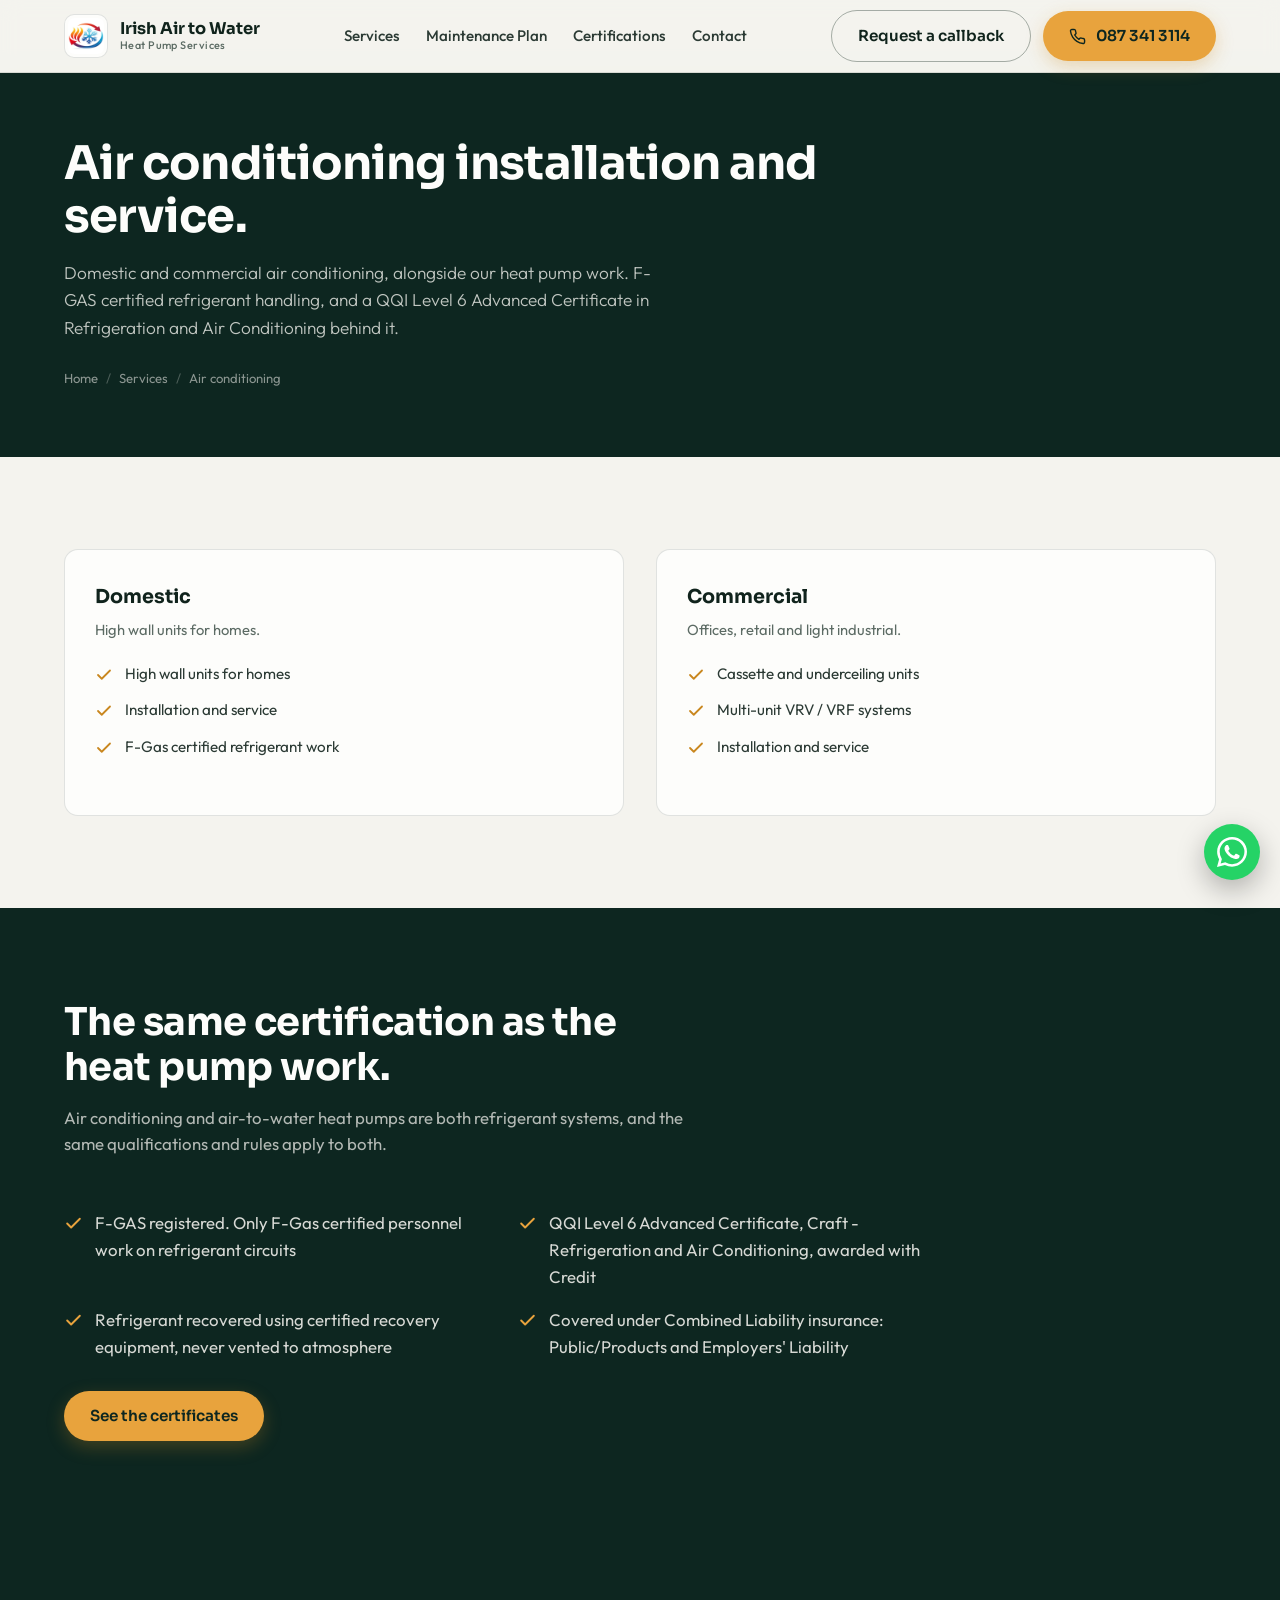
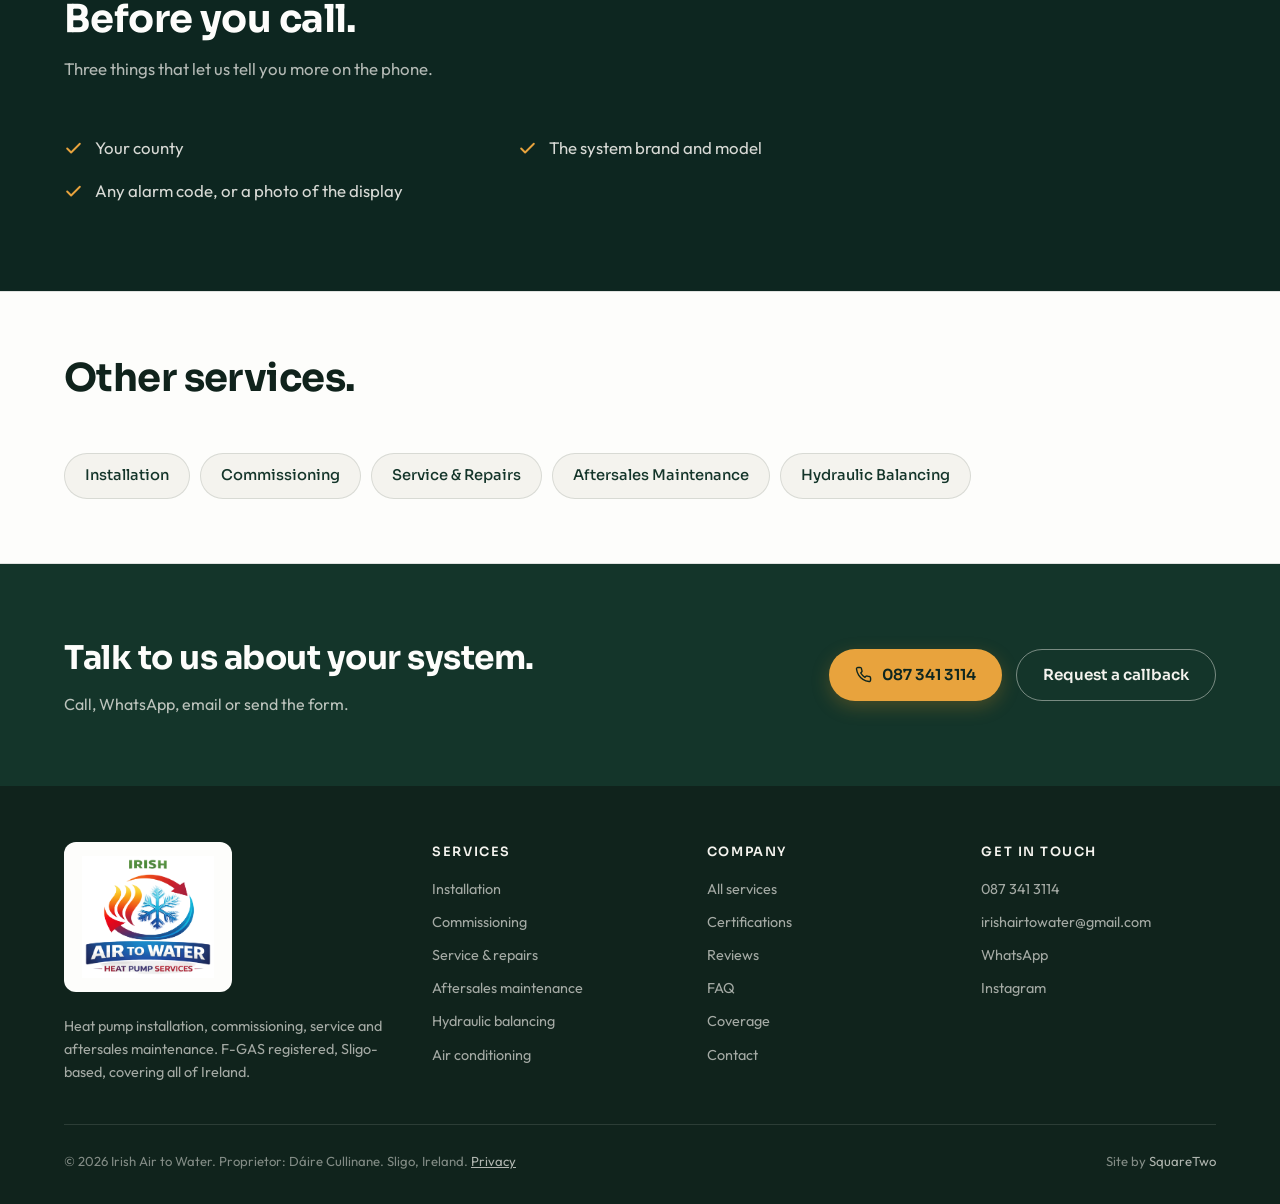
<file: air-conditioning.html>
<!DOCTYPE html>
<html lang="en-IE">
<head>
<script>document.documentElement.className+=' js';</script>
<meta charset="UTF-8">
<meta name="viewport" content="width=device-width, initial-scale=1.0">
<title>Air Conditioning Installation & Service | Irish Air to Water</title>
<meta name="description" content="Domestic high wall air conditioning and commercial systems including cassette, underceiling and multi-unit VRV/VRF. F-GAS certified, Sligo-based, all of Ireland.">
<link rel="canonical" href="https://irishairtowater.com/air-conditioning">
<meta property="og:type" content="website">
<meta property="og:site_name" content="Irish Air to Water">
<meta property="og:title" content="Air Conditioning Installation & Service | Irish Air to Water">
<meta property="og:description" content="Domestic high wall air conditioning and commercial systems including cassette, underceiling and multi-unit VRV/VRF. F-GAS certified, Sligo-based, all of Ireland.">
<meta property="og:url" content="https://irishairtowater.com/air-conditioning">
<meta property="og:locale" content="en_IE">
<meta property="og:image" content="https://irishairtowater.com/images/og-image.jpg">
<meta property="og:image:width" content="1200">
<meta property="og:image:height" content="630">
<meta property="og:image:alt" content="Air-to-water heat pump outdoor unit installed by Irish Air to Water">
<meta name="twitter:card" content="summary_large_image">
<meta name="theme-color" content="#0d2620">
<link rel="icon" href="images/logo-mark.png" type="image/png">
<link rel="apple-touch-icon" href="images/logo-mark.png">
<link rel="preconnect" href="https://fonts.googleapis.com">
<link rel="preconnect" href="https://fonts.gstatic.com" crossorigin>
<link href="https://fonts.googleapis.com/css2?family=Sora:wght@400;500;600;700&family=Outfit:wght@300;400;500;600&display=swap" rel="stylesheet">
<link rel="stylesheet" href="assets/styles.css?v=e7062da5">
<script type="application/ld+json">{"@context": "https://schema.org", "@type": "HVACBusiness", "@id": "https://irishairtowater.com/#business", "name": "Irish Air to Water", "description": "Air-to-water heat pump specialist and air conditioning installer. Commissioning, service and repairs, aftersales maintenance, and domestic and commercial air conditioning. F-GAS registered, Sligo-based, covering all of Ireland.", "url": "https://irishairtowater.com", "telephone": "+353 87 341 3114", "email": "irishairtowater@gmail.com", "founder": {"@type": "Person", "name": "Dáire Cullinane", "jobTitle": "Proprietor"}, "address": {"@type": "PostalAddress", "addressLocality": "Sligo", "addressRegion": "County Sligo", "addressCountry": "IE"}, "areaServed": {"@type": "Country", "name": "Ireland"}, "sameAs": ["https://www.instagram.com/irish_airtowater"], "knowsAbout": ["Air to water heat pumps", "F-Gas refrigerant handling", "Heat pump commissioning", "Hydraulic balancing", "R290 propane heat pumps", "Air conditioning installation", "Cassette and underceiling air conditioning", "VRV and VRF systems"], "makesOffer": [{"@type": "Offer", "itemOffered": {"@type": "Service", "name": "Heat pump installation"}}, {"@type": "Offer", "itemOffered": {"@type": "Service", "name": "Heat pump commissioning"}}, {"@type": "Offer", "itemOffered": {"@type": "Service", "name": "Heat pump service and repairs"}}, {"@type": "Offer", "itemOffered": {"@type": "Service", "name": "Aftersales maintenance"}}, {"@type": "Offer", "itemOffered": {"@type": "Service", "name": "Annual maintenance visit"}}, {"@type": "Offer", "itemOffered": {"@type": "Service", "name": "Hydraulic balancing"}}, {"@type": "Offer", "itemOffered": {"@type": "Service", "name": "Domestic air conditioning installation and service"}}, {"@type": "Offer", "itemOffered": {"@type": "Service", "name": "Commercial air conditioning installation and service"}}, {"@type": "Offer", "itemOffered": {"@type": "Service", "name": "VRV and VRF multi-unit air conditioning systems"}}], "hasCredential": [{"@type": "EducationalOccupationalCredential", "name": "F-Gas Registered"}, {"@type": "EducationalOccupationalCredential", "name": "QQI Level 6 Advanced Certificate, Craft - Refrigeration and Air Conditioning"}, {"@type": "EducationalOccupationalCredential", "name": "Grant Aerona R290 Air Source Heat Pump Course"}]}</script>
<script type="application/ld+json">{"@context": "https://schema.org", "@type": "Service", "name": "Air conditioning installation and service", "description": "Installation and service of domestic high wall air conditioning units, and commercial systems including cassette, underceiling and multi-unit VRV/VRF.", "serviceType": "Air conditioning installation and service", "url": "https://irishairtowater.com/air-conditioning", "provider": {"@id": "https://irishairtowater.com/#business"}, "areaServed": {"@type": "Country", "name": "Ireland"}, "audience": {"@type": "Audience", "audienceType": "Domestic and commercial"}}</script>
<script type="application/ld+json">{"@context": "https://schema.org", "@type": "BreadcrumbList", "itemListElement": [{"@type": "ListItem", "position": 1, "name": "Home", "item": "https://irishairtowater.com/"}, {"@type": "ListItem", "position": 2, "name": "Services", "item": "https://irishairtowater.com/services"}, {"@type": "ListItem", "position": 3, "name": "Air conditioning"}]}</script>
</head>
<body>
<a class="skip-link" href="#main">Skip to content</a>
<header>
  <div class="wrap nav">
    <a class="brand" href="index.html">
      <img class="brand-logo-img" src="images/logo-mark.png" alt="" width="44" height="44">
      <div class="brand-name">Irish Air to Water<small>Heat Pump Services</small></div>
    </a>
    <ul class="nav-links"><li><a href="services.html">Services</a></li><li><a href="maintenance.html">Maintenance Plan</a></li><li><a href="certifications.html">Certifications</a></li><li><a href="contact.html">Contact</a></li></ul>
    <div class="nav-cta">
      <a class="btn btn-ghost" href="contact.html">Request a callback</a>
      <a class="btn btn-amber nav-call" href="tel:+353873413114" aria-label="Call 087 341 3114"><svg viewBox="0 0 24 24" fill="none" stroke="currentColor" stroke-width="2" stroke-linecap="round" stroke-linejoin="round"><path d="M22 16.92v3a2 2 0 0 1-2.18 2 19.79 19.79 0 0 1-8.63-3.07 19.5 19.5 0 0 1-6-6 19.79 19.79 0 0 1-3.07-8.67A2 2 0 0 1 4.11 2h3a2 2 0 0 1 2 1.72 12.84 12.84 0 0 0 .7 2.81 2 2 0 0 1-.45 2.11L8.09 9.91a16 16 0 0 0 6 6l1.27-1.27a2 2 0 0 1 2.11-.45 12.84 12.84 0 0 0 2.81.7A2 2 0 0 1 22 16.92z"/></svg><span>087 341 3114</span></a>
      <button class="nav-toggle" type="button" aria-expanded="false" aria-controls="mobile-panel" aria-label="Menu">
        <span></span><span></span><span></span>
      </button>
    </div>
  </div>
  <div class="mobile-panel" id="mobile-panel">
    <ul><li><a href="index.html">Home</a></li><li><a href="services.html">Services</a></li><li><a href="maintenance.html">Maintenance Plan</a></li><li><a href="certifications.html">Certifications</a></li><li><a href="contact.html">Contact</a></li></ul>
    <div class="mobile-actions">
      <a class="btn btn-amber" href="tel:+353873413114"><svg viewBox="0 0 24 24" fill="none" stroke="currentColor" stroke-width="2" stroke-linecap="round" stroke-linejoin="round"><path d="M22 16.92v3a2 2 0 0 1-2.18 2 19.79 19.79 0 0 1-8.63-3.07 19.5 19.5 0 0 1-6-6 19.79 19.79 0 0 1-3.07-8.67A2 2 0 0 1 4.11 2h3a2 2 0 0 1 2 1.72 12.84 12.84 0 0 0 .7 2.81 2 2 0 0 1-.45 2.11L8.09 9.91a16 16 0 0 0 6 6l1.27-1.27a2 2 0 0 1 2.11-.45 12.84 12.84 0 0 0 2.81.7A2 2 0 0 1 22 16.92z"/></svg>Call 087 341 3114</a>
      <a class="btn btn-ghost" href="contact.html">Request a callback</a>
    </div>
  </div>
</header>
<main id="main">

<section class="page-hero">
  <div class="wrap">
    <h1>Air conditioning installation and service.</h1>
    <p>Domestic and commercial air conditioning, alongside our heat pump work. F-GAS certified refrigerant handling, and a QQI Level 6 Advanced Certificate in Refrigeration and Air Conditioning behind it.</p>
    <ul class="crumbs"><li><a href="index.html">Home</a></li><li><a href="services.html">Services</a></li><li>Air conditioning</li></ul>
  </div>
</section>

<section>
  <div class="wrap">
    <div class="split-cols">
      <div class="panel reveal">
        <h3>Domestic</h3>
        <p class="panel-sub">High wall units for homes.</p>
        <ul class="tick-list"><li><svg viewBox="0 0 24 24" fill="none" stroke="currentColor" stroke-width="2.4" stroke-linecap="round" stroke-linejoin="round"><path d="M20 6 9 17l-5-5"/></svg>High wall units for homes</li><li><svg viewBox="0 0 24 24" fill="none" stroke="currentColor" stroke-width="2.4" stroke-linecap="round" stroke-linejoin="round"><path d="M20 6 9 17l-5-5"/></svg>Installation and service</li><li><svg viewBox="0 0 24 24" fill="none" stroke="currentColor" stroke-width="2.4" stroke-linecap="round" stroke-linejoin="round"><path d="M20 6 9 17l-5-5"/></svg>F-Gas certified refrigerant work</li></ul>
      </div>
      <div class="panel reveal">
        <h3>Commercial</h3>
        <p class="panel-sub">Offices, retail and light industrial.</p>
        <ul class="tick-list"><li><svg viewBox="0 0 24 24" fill="none" stroke="currentColor" stroke-width="2.4" stroke-linecap="round" stroke-linejoin="round"><path d="M20 6 9 17l-5-5"/></svg>Cassette and underceiling units</li><li><svg viewBox="0 0 24 24" fill="none" stroke="currentColor" stroke-width="2.4" stroke-linecap="round" stroke-linejoin="round"><path d="M20 6 9 17l-5-5"/></svg>Multi-unit VRV / VRF systems</li><li><svg viewBox="0 0 24 24" fill="none" stroke="currentColor" stroke-width="2.4" stroke-linecap="round" stroke-linejoin="round"><path d="M20 6 9 17l-5-5"/></svg>Installation and service</li></ul>
      </div>
    </div>
  </div>
</section>

<section class="bg-pine">
  <div class="wrap">
    <div class="sec-head reveal">
      <h2>The same certification as the heat pump work.</h2>
      <p>Air conditioning and air-to-water heat pumps are both refrigerant systems, and the same qualifications and rules apply to both.</p>
    </div>
    <ul class="tick-list issues-list reveal">
      <li><svg viewBox="0 0 24 24" fill="none" stroke="currentColor" stroke-width="2.4" stroke-linecap="round" stroke-linejoin="round"><path d="M20 6 9 17l-5-5"/></svg>F-GAS registered. Only F-Gas certified personnel work on refrigerant circuits</li>
      <li><svg viewBox="0 0 24 24" fill="none" stroke="currentColor" stroke-width="2.4" stroke-linecap="round" stroke-linejoin="round"><path d="M20 6 9 17l-5-5"/></svg>QQI Level 6 Advanced Certificate, Craft - Refrigeration and Air Conditioning, awarded with Credit</li>
      <li><svg viewBox="0 0 24 24" fill="none" stroke="currentColor" stroke-width="2.4" stroke-linecap="round" stroke-linejoin="round"><path d="M20 6 9 17l-5-5"/></svg>Refrigerant recovered using certified recovery equipment, never vented to atmosphere</li>
      <li><svg viewBox="0 0 24 24" fill="none" stroke="currentColor" stroke-width="2.4" stroke-linecap="round" stroke-linejoin="round"><path d="M20 6 9 17l-5-5"/></svg>Covered under Combined Liability insurance: Public/Products and Employers' Liability</li>
    </ul>
    <div style="margin-top:30px"><a class="btn btn-amber" href="certifications.html">See the certificates</a></div>
  </div>
</section>

<section class="bg-pine sec-tight">
  <div class="wrap">
    <div class="sec-head reveal">
      <h2>Before you call.</h2>
      <p>Three things that let us tell you more on the phone.</p>
    </div>
    <ul class="tick-list issues-list reveal">
      <li><svg viewBox="0 0 24 24" fill="none" stroke="currentColor" stroke-width="2.4" stroke-linecap="round" stroke-linejoin="round"><path d="M20 6 9 17l-5-5"/></svg>Your county</li>
      <li><svg viewBox="0 0 24 24" fill="none" stroke="currentColor" stroke-width="2.4" stroke-linecap="round" stroke-linejoin="round"><path d="M20 6 9 17l-5-5"/></svg>The system brand and model</li>
      <li><svg viewBox="0 0 24 24" fill="none" stroke="currentColor" stroke-width="2.4" stroke-linecap="round" stroke-linejoin="round"><path d="M20 6 9 17l-5-5"/></svg>Any alarm code, or a photo of the display</li>
    </ul>
  </div>
</section>

<section class="bg-white sec-tight">
  <div class="wrap">
    <div class="sec-head reveal"><h2>Other services.</h2></div>
    <div class="related-row reveal"><a href="installation.html">Installation</a><a href="commissioning.html">Commissioning</a><a href="repairs.html">Service &amp; Repairs</a><a href="maintenance.html">Aftersales Maintenance</a><a href="hydraulic-balancing.html">Hydraulic Balancing</a></div>
  </div>
</section>

<section class="cta-band">
  <div class="wrap cta-inner">
    <div>
      <h2>Talk to us about your system.</h2>
      <p>Call, WhatsApp, email or send the form.</p>
    </div>
    <div class="cta-actions">
      <a class="btn btn-amber" href="tel:+353873413114"><svg viewBox="0 0 24 24" fill="none" stroke="currentColor" stroke-width="2" stroke-linecap="round" stroke-linejoin="round"><path d="M22 16.92v3a2 2 0 0 1-2.18 2 19.79 19.79 0 0 1-8.63-3.07 19.5 19.5 0 0 1-6-6 19.79 19.79 0 0 1-3.07-8.67A2 2 0 0 1 4.11 2h3a2 2 0 0 1 2 1.72 12.84 12.84 0 0 0 .7 2.81 2 2 0 0 1-.45 2.11L8.09 9.91a16 16 0 0 0 6 6l1.27-1.27a2 2 0 0 1 2.11-.45 12.84 12.84 0 0 0 2.81.7A2 2 0 0 1 22 16.92z"/></svg>087 341 3114</a>
      <a class="btn btn-ghost-light" href="contact.html">Request a callback</a>
    </div>
  </div>
</section>

</main>
<footer>
  <div class="wrap">
    <div class="foot-grid">
      <div>
        <div class="foot-logo"><img src="images/logo.png" alt="Irish Air to Water, Heat Pump Services" width="729" height="674" loading="lazy" decoding="async"></div>
        <p>Heat pump installation, commissioning, service and aftersales maintenance. F-GAS registered, Sligo-based, covering all of Ireland.</p>
      </div>
      <div>
        <h4>Services</h4>
        <ul>
          <li><a href="installation.html">Installation</a></li>
          <li><a href="commissioning.html">Commissioning</a></li>
          <li><a href="repairs.html">Service &amp; repairs</a></li>
          <li><a href="maintenance.html">Aftersales maintenance</a></li>
          <li><a href="hydraulic-balancing.html">Hydraulic balancing</a></li>
          <li><a href="air-conditioning.html">Air conditioning</a></li>
        </ul>
      </div>
      <div>
        <h4>Company</h4>
        <ul>
          <li><a href="services.html">All services</a></li>
          <li><a href="certifications.html">Certifications</a></li>
          <li><a href="reviews.html">Reviews</a></li>
          <li><a href="faq.html">FAQ</a></li>
          <li><a href="index.html#coverage">Coverage</a></li>
          <li><a href="contact.html">Contact</a></li>
        </ul>
      </div>
      <div>
        <h4>Get in touch</h4>
        <ul>
          <li><a href="tel:+353873413114">087 341 3114</a></li>
          <li><a href="mailto:irishairtowater@gmail.com">irishairtowater@gmail.com</a></li>
          <li><a href="https://wa.me/353873413114" target="_blank" rel="noopener">WhatsApp</a></li>
          <li><a href="https://www.instagram.com/irish_airtowater" target="_blank" rel="noopener">Instagram</a></li>
        </ul>
      </div>
    </div>
    <div class="foot-bottom">
      <div>&copy; 2026 Irish Air to Water. Proprietor: D&aacute;ire Cullinane. Sligo, Ireland. <a href="privacy.html">Privacy</a></div>
      <div>Site by <a href="https://squaretwo.ie" target="_blank" rel="noopener" style="text-decoration:none">SquareTwo</a></div>
    </div>
  </div>
</footer>
<a class="wa-float" href="https://wa.me/353873413114" target="_blank" rel="noopener" aria-label="Message us on WhatsApp"><svg viewBox="0 0 24 24" fill="currentColor"><path d="M17.472 14.382c-.297-.149-1.758-.867-2.03-.967-.273-.099-.471-.148-.67.15-.197.297-.767.966-.94 1.164-.173.199-.347.223-.644.075-.297-.15-1.255-.463-2.39-1.475-.883-.788-1.48-1.761-1.653-2.059-.173-.297-.018-.458.13-.606.134-.133.298-.347.446-.52.149-.174.198-.298.298-.497.099-.198.05-.371-.025-.52-.075-.149-.669-1.612-.916-2.207-.242-.579-.487-.5-.669-.51a12.8 12.8 0 0 0-.57-.01c-.198 0-.52.074-.792.372-.272.297-1.04 1.016-1.04 2.479 0 1.462 1.065 2.875 1.213 3.074.149.198 2.096 3.2 5.077 4.487.709.306 1.262.489 1.694.625.712.227 1.36.195 1.871.118.571-.085 1.758-.719 2.006-1.413.248-.694.248-1.289.173-1.413-.074-.124-.272-.198-.57-.347m-5.421 7.403h-.004a9.87 9.87 0 0 1-5.031-1.378l-.361-.214-3.741.982.998-3.648-.235-.374a9.86 9.86 0 0 1-1.51-5.26c.001-5.45 4.436-9.884 9.888-9.884a9.82 9.82 0 0 1 6.988 2.896 9.82 9.82 0 0 1 2.893 6.994c-.003 5.45-4.437 9.885-9.885 9.885M20.52 3.449C18.24 1.245 15.24 0 12.045 0 5.463 0 .104 5.334.101 11.893c0 2.096.549 4.142 1.595 5.945L0 24l6.335-1.652a12 12 0 0 0 5.71 1.447h.006c6.585 0 11.946-5.335 11.949-11.896 0-3.176-1.24-6.165-3.495-8.411"/></svg></a>
<nav class="call-bar" aria-label="Call or message">
  <a href="tel:+353873413114"><svg viewBox="0 0 24 24" fill="none" stroke="currentColor" stroke-width="2" stroke-linecap="round" stroke-linejoin="round"><path d="M22 16.92v3a2 2 0 0 1-2.18 2 19.79 19.79 0 0 1-8.63-3.07 19.5 19.5 0 0 1-6-6 19.79 19.79 0 0 1-3.07-8.67A2 2 0 0 1 4.11 2h3a2 2 0 0 1 2 1.72 12.84 12.84 0 0 0 .7 2.81 2 2 0 0 1-.45 2.11L8.09 9.91a16 16 0 0 0 6 6l1.27-1.27a2 2 0 0 1 2.11-.45 12.84 12.84 0 0 0 2.81.7A2 2 0 0 1 22 16.92z"/></svg>Call 087 341 3114</a>
  <a class="call-bar-wa" href="https://wa.me/353873413114" target="_blank" rel="noopener"><svg viewBox="0 0 24 24" fill="currentColor"><path d="M17.472 14.382c-.297-.149-1.758-.867-2.03-.967-.273-.099-.471-.148-.67.15-.197.297-.767.966-.94 1.164-.173.199-.347.223-.644.075-.297-.15-1.255-.463-2.39-1.475-.883-.788-1.48-1.761-1.653-2.059-.173-.297-.018-.458.13-.606.134-.133.298-.347.446-.52.149-.174.198-.298.298-.497.099-.198.05-.371-.025-.52-.075-.149-.669-1.612-.916-2.207-.242-.579-.487-.5-.669-.51a12.8 12.8 0 0 0-.57-.01c-.198 0-.52.074-.792.372-.272.297-1.04 1.016-1.04 2.479 0 1.462 1.065 2.875 1.213 3.074.149.198 2.096 3.2 5.077 4.487.709.306 1.262.489 1.694.625.712.227 1.36.195 1.871.118.571-.085 1.758-.719 2.006-1.413.248-.694.248-1.289.173-1.413-.074-.124-.272-.198-.57-.347m-5.421 7.403h-.004a9.87 9.87 0 0 1-5.031-1.378l-.361-.214-3.741.982.998-3.648-.235-.374a9.86 9.86 0 0 1-1.51-5.26c.001-5.45 4.436-9.884 9.888-9.884a9.82 9.82 0 0 1 6.988 2.896 9.82 9.82 0 0 1 2.893 6.994c-.003 5.45-4.437 9.885-9.885 9.885M20.52 3.449C18.24 1.245 15.24 0 12.045 0 5.463 0 .104 5.334.101 11.893c0 2.096.549 4.142 1.595 5.945L0 24l6.335-1.652a12 12 0 0 0 5.71 1.447h.006c6.585 0 11.946-5.335 11.949-11.896 0-3.176-1.24-6.165-3.495-8.411"/></svg>WhatsApp</a>
</nav>
<script src="assets/main.js?v=93c4f36d"></script>
</body>
</html>
</file>
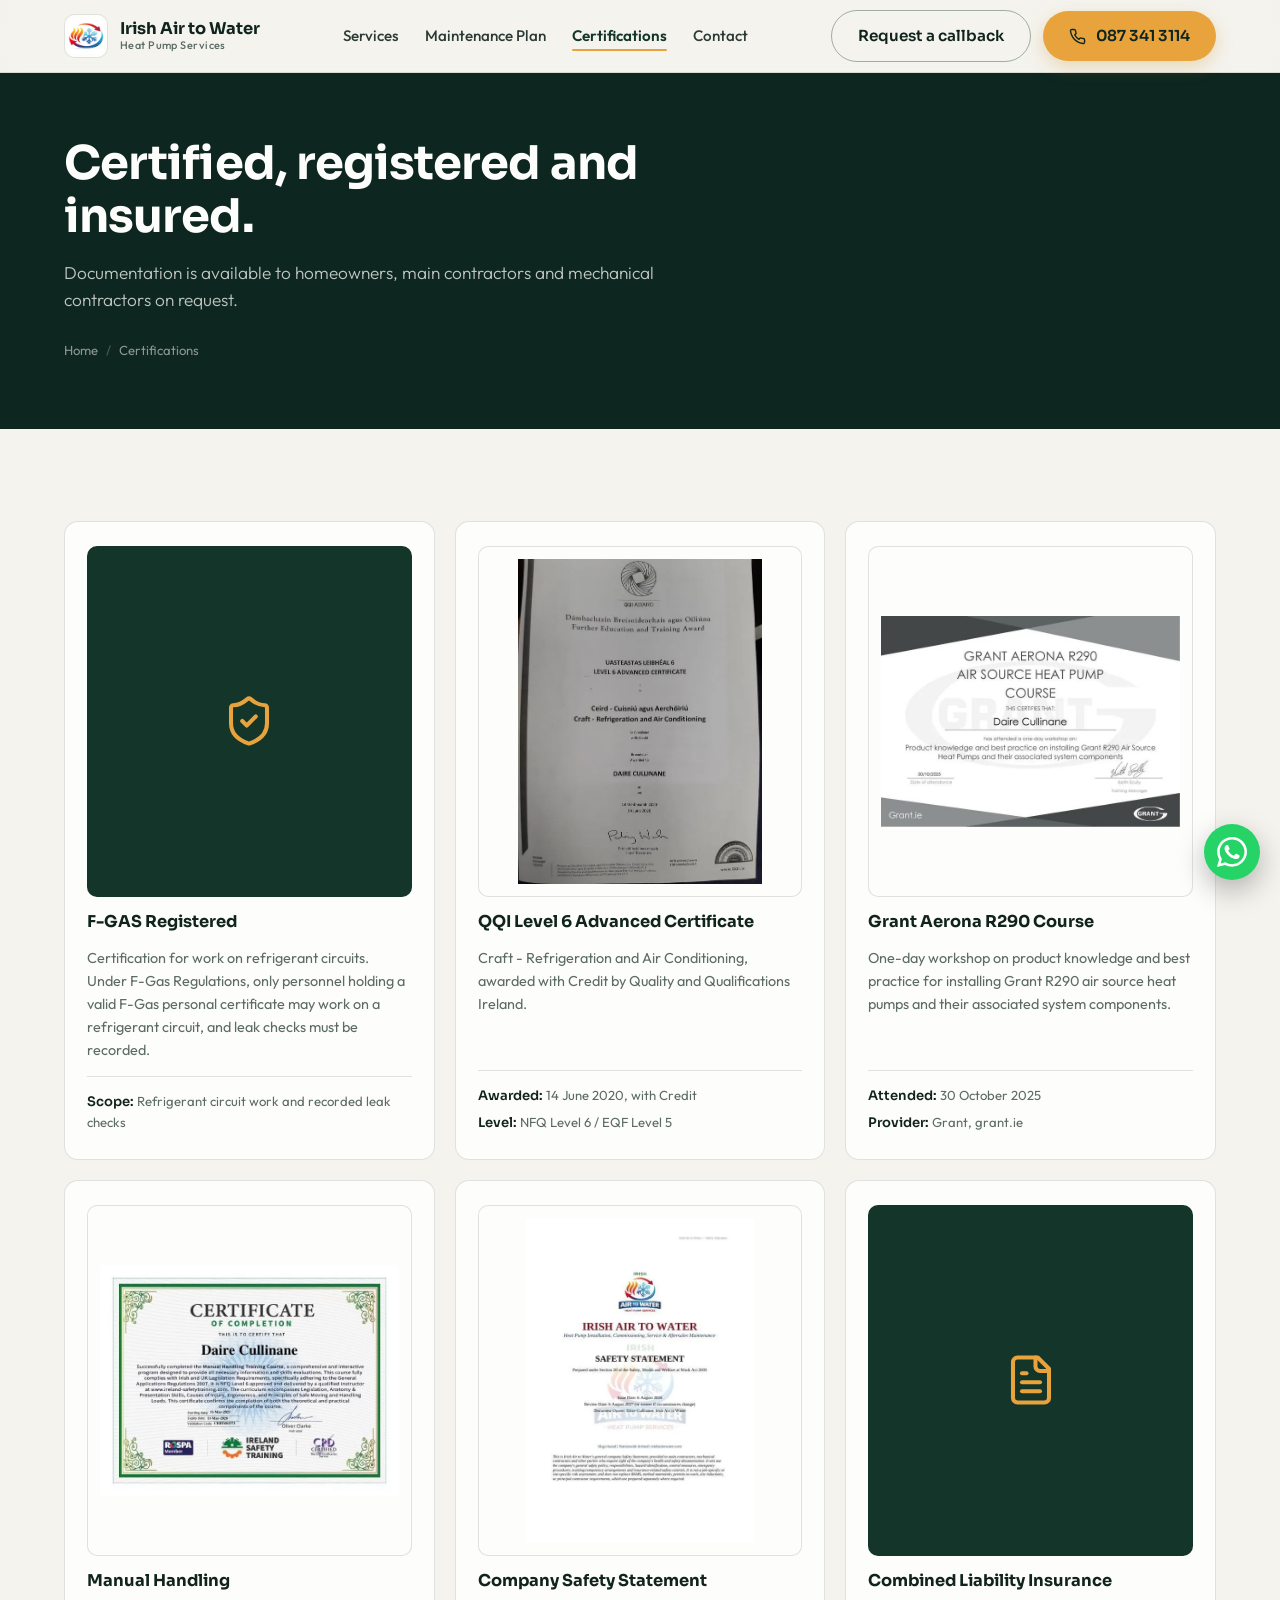
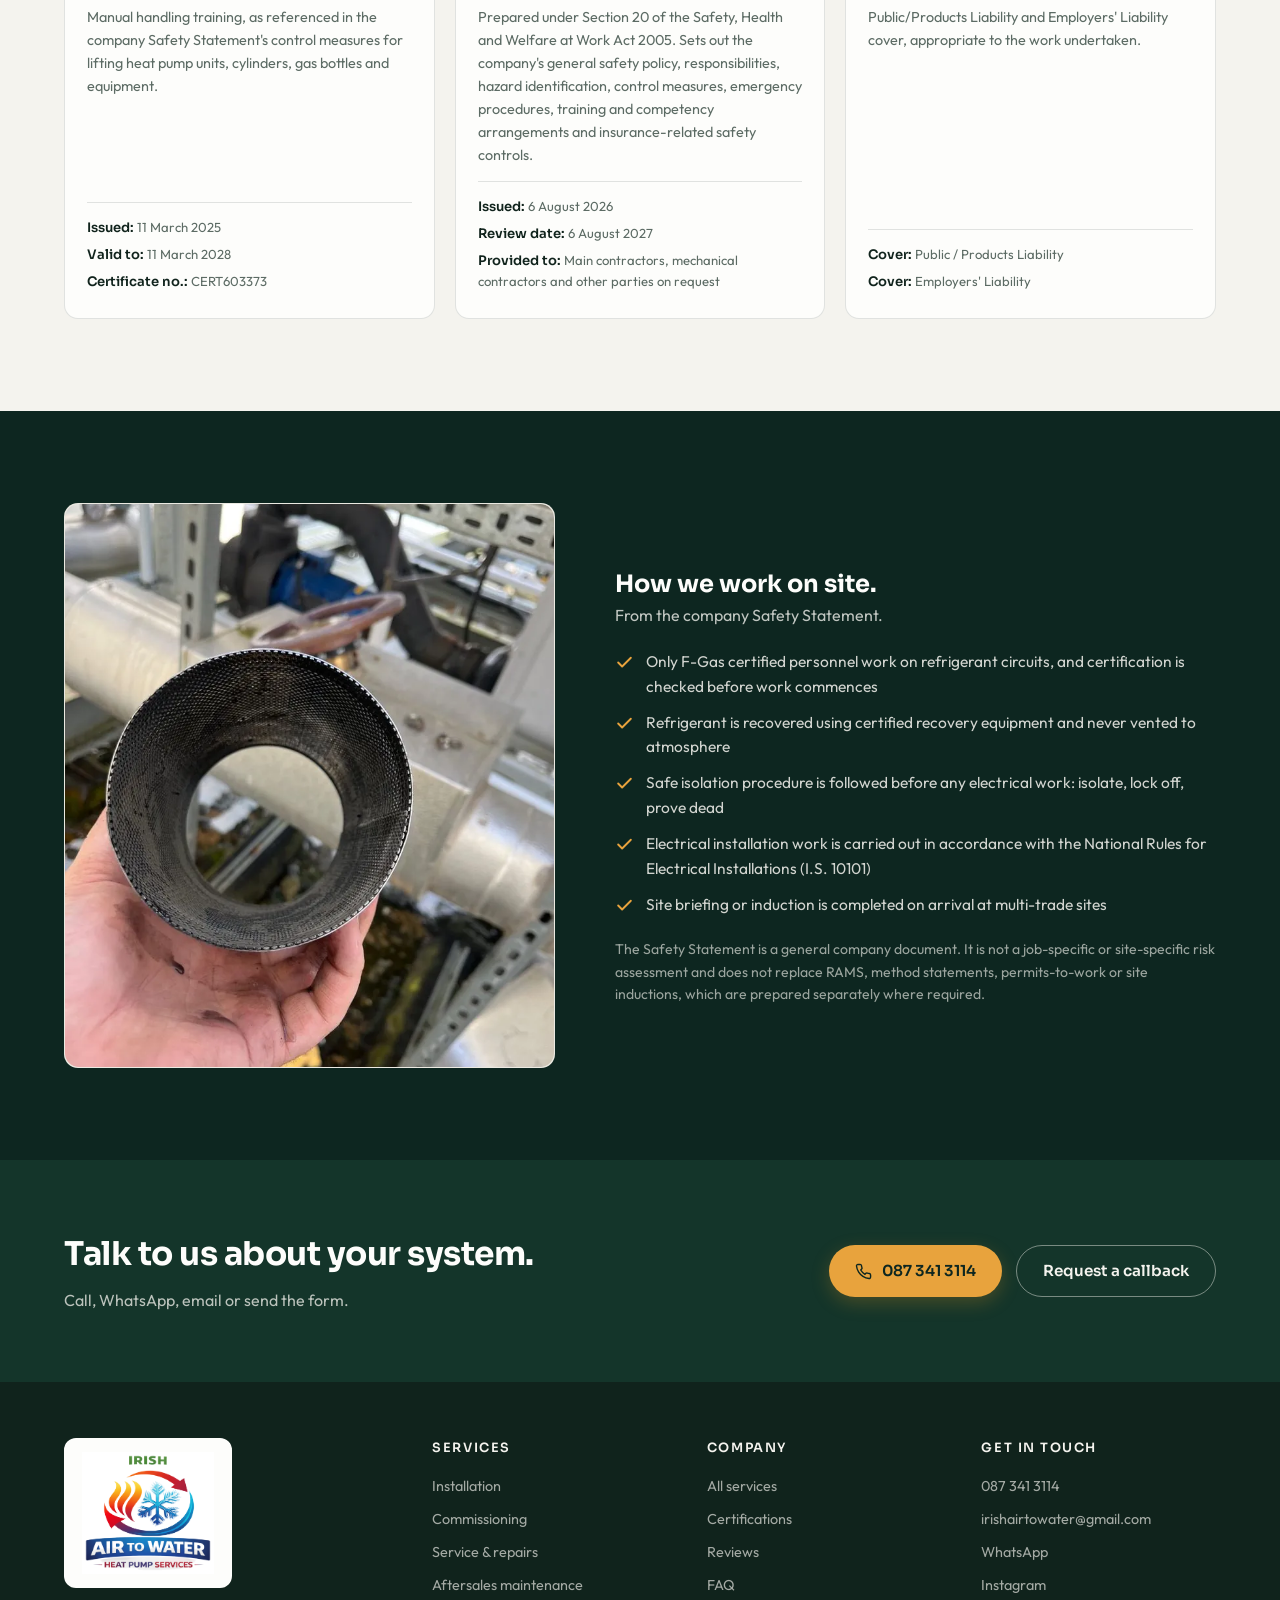
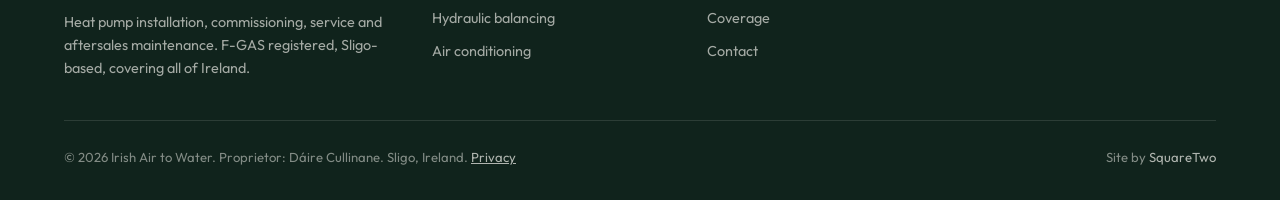
<file: certifications.html>
<!DOCTYPE html>
<html lang="en-IE">
<head>
<script>document.documentElement.className+=' js';</script>
<meta charset="UTF-8">
<meta name="viewport" content="width=device-width, initial-scale=1.0">
<title>Certifications & Insurance | Irish Air to Water</title>
<meta name="description" content="F-GAS registered, QQI Level 6 in Refrigeration and Air Conditioning, Grant R290 trained, Safety Statement and Combined Liability insurance.">
<link rel="canonical" href="https://irishairtowater.com/certifications">
<meta property="og:type" content="website">
<meta property="og:site_name" content="Irish Air to Water">
<meta property="og:title" content="Certifications & Insurance | Irish Air to Water">
<meta property="og:description" content="F-GAS registered, QQI Level 6 in Refrigeration and Air Conditioning, Grant R290 trained, Safety Statement and Combined Liability insurance.">
<meta property="og:url" content="https://irishairtowater.com/certifications">
<meta property="og:locale" content="en_IE">
<meta property="og:image" content="https://irishairtowater.com/images/og-image.jpg">
<meta property="og:image:width" content="1200">
<meta property="og:image:height" content="630">
<meta property="og:image:alt" content="Air-to-water heat pump outdoor unit installed by Irish Air to Water">
<meta name="twitter:card" content="summary_large_image">
<meta name="theme-color" content="#0d2620">
<link rel="icon" href="images/logo-mark.png" type="image/png">
<link rel="apple-touch-icon" href="images/logo-mark.png">
<link rel="preconnect" href="https://fonts.googleapis.com">
<link rel="preconnect" href="https://fonts.gstatic.com" crossorigin>
<link href="https://fonts.googleapis.com/css2?family=Sora:wght@400;500;600;700&family=Outfit:wght@300;400;500;600&display=swap" rel="stylesheet">
<link rel="stylesheet" href="assets/styles.css?v=e7062da5">
<script type="application/ld+json">{"@context": "https://schema.org", "@type": "HVACBusiness", "@id": "https://irishairtowater.com/#business", "name": "Irish Air to Water", "description": "Air-to-water heat pump specialist and air conditioning installer. Commissioning, service and repairs, aftersales maintenance, and domestic and commercial air conditioning. F-GAS registered, Sligo-based, covering all of Ireland.", "url": "https://irishairtowater.com", "telephone": "+353 87 341 3114", "email": "irishairtowater@gmail.com", "founder": {"@type": "Person", "name": "Dáire Cullinane", "jobTitle": "Proprietor"}, "address": {"@type": "PostalAddress", "addressLocality": "Sligo", "addressRegion": "County Sligo", "addressCountry": "IE"}, "areaServed": {"@type": "Country", "name": "Ireland"}, "sameAs": ["https://www.instagram.com/irish_airtowater"], "knowsAbout": ["Air to water heat pumps", "F-Gas refrigerant handling", "Heat pump commissioning", "Hydraulic balancing", "R290 propane heat pumps", "Air conditioning installation", "Cassette and underceiling air conditioning", "VRV and VRF systems"], "makesOffer": [{"@type": "Offer", "itemOffered": {"@type": "Service", "name": "Heat pump installation"}}, {"@type": "Offer", "itemOffered": {"@type": "Service", "name": "Heat pump commissioning"}}, {"@type": "Offer", "itemOffered": {"@type": "Service", "name": "Heat pump service and repairs"}}, {"@type": "Offer", "itemOffered": {"@type": "Service", "name": "Aftersales maintenance"}}, {"@type": "Offer", "itemOffered": {"@type": "Service", "name": "Annual maintenance visit"}}, {"@type": "Offer", "itemOffered": {"@type": "Service", "name": "Hydraulic balancing"}}, {"@type": "Offer", "itemOffered": {"@type": "Service", "name": "Domestic air conditioning installation and service"}}, {"@type": "Offer", "itemOffered": {"@type": "Service", "name": "Commercial air conditioning installation and service"}}, {"@type": "Offer", "itemOffered": {"@type": "Service", "name": "VRV and VRF multi-unit air conditioning systems"}}], "hasCredential": [{"@type": "EducationalOccupationalCredential", "name": "F-Gas Registered"}, {"@type": "EducationalOccupationalCredential", "name": "QQI Level 6 Advanced Certificate, Craft - Refrigeration and Air Conditioning"}, {"@type": "EducationalOccupationalCredential", "name": "Grant Aerona R290 Air Source Heat Pump Course"}]}</script>
<script type="application/ld+json">{"@context": "https://schema.org", "@type": "BreadcrumbList", "itemListElement": [{"@type": "ListItem", "position": 1, "name": "Home", "item": "https://irishairtowater.com/"}, {"@type": "ListItem", "position": 2, "name": "Certifications"}]}</script>
</head>
<body>
<a class="skip-link" href="#main">Skip to content</a>
<header>
  <div class="wrap nav">
    <a class="brand" href="index.html">
      <img class="brand-logo-img" src="images/logo-mark.png" alt="" width="44" height="44">
      <div class="brand-name">Irish Air to Water<small>Heat Pump Services</small></div>
    </a>
    <ul class="nav-links"><li><a href="services.html">Services</a></li><li><a href="maintenance.html">Maintenance Plan</a></li><li><a href="certifications.html" aria-current="page">Certifications</a></li><li><a href="contact.html">Contact</a></li></ul>
    <div class="nav-cta">
      <a class="btn btn-ghost" href="contact.html">Request a callback</a>
      <a class="btn btn-amber nav-call" href="tel:+353873413114" aria-label="Call 087 341 3114"><svg viewBox="0 0 24 24" fill="none" stroke="currentColor" stroke-width="2" stroke-linecap="round" stroke-linejoin="round"><path d="M22 16.92v3a2 2 0 0 1-2.18 2 19.79 19.79 0 0 1-8.63-3.07 19.5 19.5 0 0 1-6-6 19.79 19.79 0 0 1-3.07-8.67A2 2 0 0 1 4.11 2h3a2 2 0 0 1 2 1.72 12.84 12.84 0 0 0 .7 2.81 2 2 0 0 1-.45 2.11L8.09 9.91a16 16 0 0 0 6 6l1.27-1.27a2 2 0 0 1 2.11-.45 12.84 12.84 0 0 0 2.81.7A2 2 0 0 1 22 16.92z"/></svg><span>087 341 3114</span></a>
      <button class="nav-toggle" type="button" aria-expanded="false" aria-controls="mobile-panel" aria-label="Menu">
        <span></span><span></span><span></span>
      </button>
    </div>
  </div>
  <div class="mobile-panel" id="mobile-panel">
    <ul><li><a href="index.html">Home</a></li><li><a href="services.html">Services</a></li><li><a href="maintenance.html">Maintenance Plan</a></li><li><a href="certifications.html" aria-current="page">Certifications</a></li><li><a href="contact.html">Contact</a></li></ul>
    <div class="mobile-actions">
      <a class="btn btn-amber" href="tel:+353873413114"><svg viewBox="0 0 24 24" fill="none" stroke="currentColor" stroke-width="2" stroke-linecap="round" stroke-linejoin="round"><path d="M22 16.92v3a2 2 0 0 1-2.18 2 19.79 19.79 0 0 1-8.63-3.07 19.5 19.5 0 0 1-6-6 19.79 19.79 0 0 1-3.07-8.67A2 2 0 0 1 4.11 2h3a2 2 0 0 1 2 1.72 12.84 12.84 0 0 0 .7 2.81 2 2 0 0 1-.45 2.11L8.09 9.91a16 16 0 0 0 6 6l1.27-1.27a2 2 0 0 1 2.11-.45 12.84 12.84 0 0 0 2.81.7A2 2 0 0 1 22 16.92z"/></svg>Call 087 341 3114</a>
      <a class="btn btn-ghost" href="contact.html">Request a callback</a>
    </div>
  </div>
</header>
<main id="main">

<section class="page-hero">
  <div class="wrap">
    <h1>Certified, registered and insured.</h1>
    <p>Documentation is available to homeowners, main contractors and mechanical contractors on request.</p>
    <ul class="crumbs"><li><a href="index.html">Home</a></li><li>Certifications</li></ul>
  </div>
</section>

<section>
  <div class="wrap">
    <div class="cert-grid"><div class="cert reveal">
  <div class="doc-tile"><svg viewBox="0 0 24 24" fill="none" stroke="currentColor" stroke-width="1.8" stroke-linecap="round" stroke-linejoin="round"><path d="M20 13c0 5-3.5 7.5-7.66 8.95a1 1 0 0 1-.67-.01C7.5 20.5 4 18 4 13V6a1 1 0 0 1 1-1c2 0 4.5-1.2 6.24-2.72a1.17 1.17 0 0 1 1.52 0C14.51 3.81 17 5 19 5a1 1 0 0 1 1 1z"/><path d="m9 12 2 2 4-4"/></svg></div>
  <h3>F-GAS Registered</h3>
  <p>Certification for work on refrigerant circuits. Under F-Gas Regulations, only personnel holding a valid F-Gas personal certificate may work on a refrigerant circuit, and leak checks must be recorded.</p>
  <ul class="cert-meta"><li><strong>Scope:</strong> Refrigerant circuit work and recorded leak checks</li></ul>
</div><div class="cert reveal">
  <div class="doc-frame"><picture><source srcset="images/cert-qqi.webp" type="image/webp"><img src="images/cert-qqi.jpg" alt="QQI Level 6 Advanced Certificate awarded to Daire Cullinane" width="525" height="700" loading="lazy" decoding="async"></picture></div>
  <h3>QQI Level 6 Advanced Certificate</h3>
  <p>Craft - Refrigeration and Air Conditioning, awarded with Credit by Quality and Qualifications Ireland.</p>
  <ul class="cert-meta"><li><strong>Awarded:</strong> 14 June 2020, with Credit</li><li><strong>Level:</strong> NFQ Level 6 / EQF Level 5</li></ul>
</div><div class="cert reveal">
  <div class="doc-frame"><picture><source srcset="images/cert-r290.webp" type="image/webp"><img src="images/cert-r290.jpg" alt="Grant Aerona R290 course certificate" width="700" height="496" loading="lazy" decoding="async"></picture></div>
  <h3>Grant Aerona R290 Course</h3>
  <p>One-day workshop on product knowledge and best practice for installing Grant R290 air source heat pumps and their associated system components.</p>
  <ul class="cert-meta"><li><strong>Attended:</strong> 30 October 2025</li><li><strong>Provider:</strong> Grant, grant.ie</li></ul>
</div><div class="cert reveal">
  <div class="doc-frame"><picture><source srcset="images/cert-manual-handling.webp" type="image/webp"><img src="images/cert-manual-handling.jpg" alt="Manual handling certificate" width="660" height="510" loading="lazy" decoding="async"></picture></div>
  <h3>Manual Handling</h3>
  <p>Manual handling training, as referenced in the company Safety Statement's control measures for lifting heat pump units, cylinders, gas bottles and equipment.</p>
  <ul class="cert-meta"><li><strong>Issued:</strong> 11 March 2025</li><li><strong>Valid to:</strong> 11 March 2028</li><li><strong>Certificate no.:</strong> CERT603373</li></ul>
</div><div class="cert reveal">
  <div class="doc-frame"><picture><source srcset="images/cert-safety-statement.webp" type="image/webp"><img src="images/cert-safety-statement.jpg" alt="Irish Air to Water Safety Statement cover page" width="496" height="700" loading="lazy" decoding="async"></picture></div>
  <h3>Company Safety Statement</h3>
  <p>Prepared under Section 20 of the Safety, Health and Welfare at Work Act 2005. Sets out the company's general safety policy, responsibilities, hazard identification, control measures, emergency procedures, training and competency arrangements and insurance-related safety controls.</p>
  <ul class="cert-meta"><li><strong>Issued:</strong> 6 August 2026</li><li><strong>Review date:</strong> 6 August 2027</li><li><strong>Provided to:</strong> Main contractors, mechanical contractors and other parties on request</li></ul>
</div><div class="cert reveal">
  <div class="doc-tile"><svg viewBox="0 0 24 24" fill="none" stroke="currentColor" stroke-width="1.8" stroke-linecap="round" stroke-linejoin="round"><path d="M15 2H6a2 2 0 0 0-2 2v16a2 2 0 0 0 2 2h12a2 2 0 0 0 2-2V7z"/><path d="M14 2v4a2 2 0 0 0 2 2h4"/><path d="M10 9H8"/><path d="M16 13H8"/><path d="M16 17H8"/></svg></div>
  <h3>Combined Liability Insurance</h3>
  <p>Public/Products Liability and Employers' Liability cover, appropriate to the work undertaken.</p>
  <ul class="cert-meta"><li><strong>Cover:</strong> Public / Products Liability</li><li><strong>Cover:</strong> Employers' Liability</li></ul>
</div></div>
  </div>
</section>

<section class="bg-pine">
  <div class="wrap">
    <div class="about-grid">
      <div class="about-media reveal">
        <div class="media-frame"><picture><source srcset="images/certifications-at-work.webp" type="image/webp"><img class="media-img" src="images/certifications-at-work.jpg" alt="A large system strainer removed for cleaning on a commercial installation" width="750" height="1000" loading="lazy" decoding="async"></picture></div>
      </div>
      <div class="reveal">
        <h2>How we work on site.</h2>
        <p style="color:rgba(244,243,238,0.78);margin-bottom:20px">From the company Safety Statement.</p>
        <ul class="tick-list">
          <li><svg viewBox="0 0 24 24" fill="none" stroke="currentColor" stroke-width="2.4" stroke-linecap="round" stroke-linejoin="round"><path d="M20 6 9 17l-5-5"/></svg>Only F-Gas certified personnel work on refrigerant circuits, and certification is checked before work commences</li>
          <li><svg viewBox="0 0 24 24" fill="none" stroke="currentColor" stroke-width="2.4" stroke-linecap="round" stroke-linejoin="round"><path d="M20 6 9 17l-5-5"/></svg>Refrigerant is recovered using certified recovery equipment and never vented to atmosphere</li>
          <li><svg viewBox="0 0 24 24" fill="none" stroke="currentColor" stroke-width="2.4" stroke-linecap="round" stroke-linejoin="round"><path d="M20 6 9 17l-5-5"/></svg>Safe isolation procedure is followed before any electrical work: isolate, lock off, prove dead</li>
          <li><svg viewBox="0 0 24 24" fill="none" stroke="currentColor" stroke-width="2.4" stroke-linecap="round" stroke-linejoin="round"><path d="M20 6 9 17l-5-5"/></svg>Electrical installation work is carried out in accordance with the National Rules for Electrical Installations (I.S. 10101)</li>
          <li><svg viewBox="0 0 24 24" fill="none" stroke="currentColor" stroke-width="2.4" stroke-linecap="round" stroke-linejoin="round"><path d="M20 6 9 17l-5-5"/></svg>Site briefing or induction is completed on arrival at multi-trade sites</li>
        </ul>
        <p style="color:rgba(244,243,238,0.62);font-size:0.88rem;margin-top:22px">The Safety Statement is a general company document. It is not a job-specific or site-specific risk assessment and does not replace RAMS, method statements, permits-to-work or site inductions, which are prepared separately where required.</p>
      </div>
    </div>
  </div>
</section>

<section class="cta-band">
  <div class="wrap cta-inner">
    <div>
      <h2>Talk to us about your system.</h2>
      <p>Call, WhatsApp, email or send the form.</p>
    </div>
    <div class="cta-actions">
      <a class="btn btn-amber" href="tel:+353873413114"><svg viewBox="0 0 24 24" fill="none" stroke="currentColor" stroke-width="2" stroke-linecap="round" stroke-linejoin="round"><path d="M22 16.92v3a2 2 0 0 1-2.18 2 19.79 19.79 0 0 1-8.63-3.07 19.5 19.5 0 0 1-6-6 19.79 19.79 0 0 1-3.07-8.67A2 2 0 0 1 4.11 2h3a2 2 0 0 1 2 1.72 12.84 12.84 0 0 0 .7 2.81 2 2 0 0 1-.45 2.11L8.09 9.91a16 16 0 0 0 6 6l1.27-1.27a2 2 0 0 1 2.11-.45 12.84 12.84 0 0 0 2.81.7A2 2 0 0 1 22 16.92z"/></svg>087 341 3114</a>
      <a class="btn btn-ghost-light" href="contact.html">Request a callback</a>
    </div>
  </div>
</section>

</main>
<footer>
  <div class="wrap">
    <div class="foot-grid">
      <div>
        <div class="foot-logo"><img src="images/logo.png" alt="Irish Air to Water, Heat Pump Services" width="729" height="674" loading="lazy" decoding="async"></div>
        <p>Heat pump installation, commissioning, service and aftersales maintenance. F-GAS registered, Sligo-based, covering all of Ireland.</p>
      </div>
      <div>
        <h4>Services</h4>
        <ul>
          <li><a href="installation.html">Installation</a></li>
          <li><a href="commissioning.html">Commissioning</a></li>
          <li><a href="repairs.html">Service &amp; repairs</a></li>
          <li><a href="maintenance.html">Aftersales maintenance</a></li>
          <li><a href="hydraulic-balancing.html">Hydraulic balancing</a></li>
          <li><a href="air-conditioning.html">Air conditioning</a></li>
        </ul>
      </div>
      <div>
        <h4>Company</h4>
        <ul>
          <li><a href="services.html">All services</a></li>
          <li><a href="certifications.html">Certifications</a></li>
          <li><a href="reviews.html">Reviews</a></li>
          <li><a href="faq.html">FAQ</a></li>
          <li><a href="index.html#coverage">Coverage</a></li>
          <li><a href="contact.html">Contact</a></li>
        </ul>
      </div>
      <div>
        <h4>Get in touch</h4>
        <ul>
          <li><a href="tel:+353873413114">087 341 3114</a></li>
          <li><a href="mailto:irishairtowater@gmail.com">irishairtowater@gmail.com</a></li>
          <li><a href="https://wa.me/353873413114" target="_blank" rel="noopener">WhatsApp</a></li>
          <li><a href="https://www.instagram.com/irish_airtowater" target="_blank" rel="noopener">Instagram</a></li>
        </ul>
      </div>
    </div>
    <div class="foot-bottom">
      <div>&copy; 2026 Irish Air to Water. Proprietor: D&aacute;ire Cullinane. Sligo, Ireland. <a href="privacy.html">Privacy</a></div>
      <div>Site by <a href="https://squaretwo.ie" target="_blank" rel="noopener" style="text-decoration:none">SquareTwo</a></div>
    </div>
  </div>
</footer>
<a class="wa-float" href="https://wa.me/353873413114" target="_blank" rel="noopener" aria-label="Message us on WhatsApp"><svg viewBox="0 0 24 24" fill="currentColor"><path d="M17.472 14.382c-.297-.149-1.758-.867-2.03-.967-.273-.099-.471-.148-.67.15-.197.297-.767.966-.94 1.164-.173.199-.347.223-.644.075-.297-.15-1.255-.463-2.39-1.475-.883-.788-1.48-1.761-1.653-2.059-.173-.297-.018-.458.13-.606.134-.133.298-.347.446-.52.149-.174.198-.298.298-.497.099-.198.05-.371-.025-.52-.075-.149-.669-1.612-.916-2.207-.242-.579-.487-.5-.669-.51a12.8 12.8 0 0 0-.57-.01c-.198 0-.52.074-.792.372-.272.297-1.04 1.016-1.04 2.479 0 1.462 1.065 2.875 1.213 3.074.149.198 2.096 3.2 5.077 4.487.709.306 1.262.489 1.694.625.712.227 1.36.195 1.871.118.571-.085 1.758-.719 2.006-1.413.248-.694.248-1.289.173-1.413-.074-.124-.272-.198-.57-.347m-5.421 7.403h-.004a9.87 9.87 0 0 1-5.031-1.378l-.361-.214-3.741.982.998-3.648-.235-.374a9.86 9.86 0 0 1-1.51-5.26c.001-5.45 4.436-9.884 9.888-9.884a9.82 9.82 0 0 1 6.988 2.896 9.82 9.82 0 0 1 2.893 6.994c-.003 5.45-4.437 9.885-9.885 9.885M20.52 3.449C18.24 1.245 15.24 0 12.045 0 5.463 0 .104 5.334.101 11.893c0 2.096.549 4.142 1.595 5.945L0 24l6.335-1.652a12 12 0 0 0 5.71 1.447h.006c6.585 0 11.946-5.335 11.949-11.896 0-3.176-1.24-6.165-3.495-8.411"/></svg></a>
<nav class="call-bar" aria-label="Call or message">
  <a href="tel:+353873413114"><svg viewBox="0 0 24 24" fill="none" stroke="currentColor" stroke-width="2" stroke-linecap="round" stroke-linejoin="round"><path d="M22 16.92v3a2 2 0 0 1-2.18 2 19.79 19.79 0 0 1-8.63-3.07 19.5 19.5 0 0 1-6-6 19.79 19.79 0 0 1-3.07-8.67A2 2 0 0 1 4.11 2h3a2 2 0 0 1 2 1.72 12.84 12.84 0 0 0 .7 2.81 2 2 0 0 1-.45 2.11L8.09 9.91a16 16 0 0 0 6 6l1.27-1.27a2 2 0 0 1 2.11-.45 12.84 12.84 0 0 0 2.81.7A2 2 0 0 1 22 16.92z"/></svg>Call 087 341 3114</a>
  <a class="call-bar-wa" href="https://wa.me/353873413114" target="_blank" rel="noopener"><svg viewBox="0 0 24 24" fill="currentColor"><path d="M17.472 14.382c-.297-.149-1.758-.867-2.03-.967-.273-.099-.471-.148-.67.15-.197.297-.767.966-.94 1.164-.173.199-.347.223-.644.075-.297-.15-1.255-.463-2.39-1.475-.883-.788-1.48-1.761-1.653-2.059-.173-.297-.018-.458.13-.606.134-.133.298-.347.446-.52.149-.174.198-.298.298-.497.099-.198.05-.371-.025-.52-.075-.149-.669-1.612-.916-2.207-.242-.579-.487-.5-.669-.51a12.8 12.8 0 0 0-.57-.01c-.198 0-.52.074-.792.372-.272.297-1.04 1.016-1.04 2.479 0 1.462 1.065 2.875 1.213 3.074.149.198 2.096 3.2 5.077 4.487.709.306 1.262.489 1.694.625.712.227 1.36.195 1.871.118.571-.085 1.758-.719 2.006-1.413.248-.694.248-1.289.173-1.413-.074-.124-.272-.198-.57-.347m-5.421 7.403h-.004a9.87 9.87 0 0 1-5.031-1.378l-.361-.214-3.741.982.998-3.648-.235-.374a9.86 9.86 0 0 1-1.51-5.26c.001-5.45 4.436-9.884 9.888-9.884a9.82 9.82 0 0 1 6.988 2.896 9.82 9.82 0 0 1 2.893 6.994c-.003 5.45-4.437 9.885-9.885 9.885M20.52 3.449C18.24 1.245 15.24 0 12.045 0 5.463 0 .104 5.334.101 11.893c0 2.096.549 4.142 1.595 5.945L0 24l6.335-1.652a12 12 0 0 0 5.71 1.447h.006c6.585 0 11.946-5.335 11.949-11.896 0-3.176-1.24-6.165-3.495-8.411"/></svg>WhatsApp</a>
</nav>
<script src="assets/main.js?v=93c4f36d"></script>
</body>
</html>
</file>
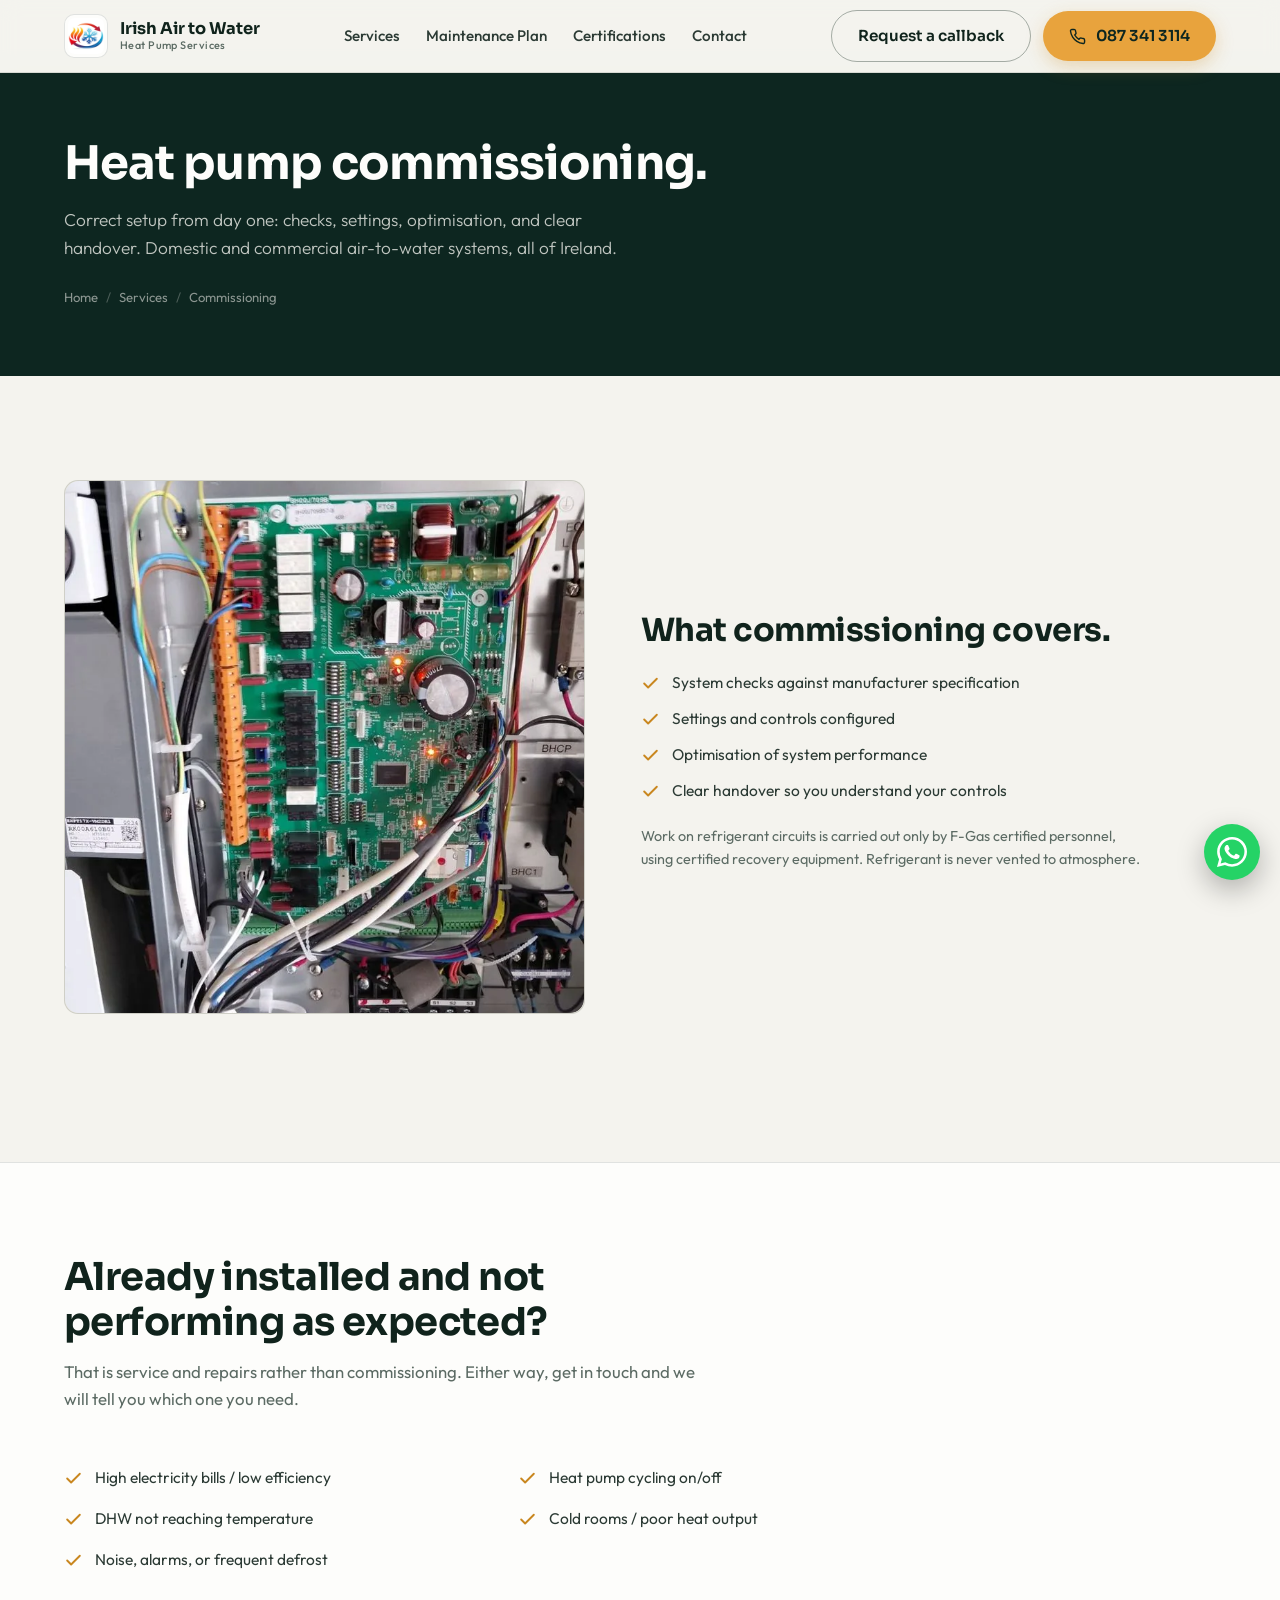
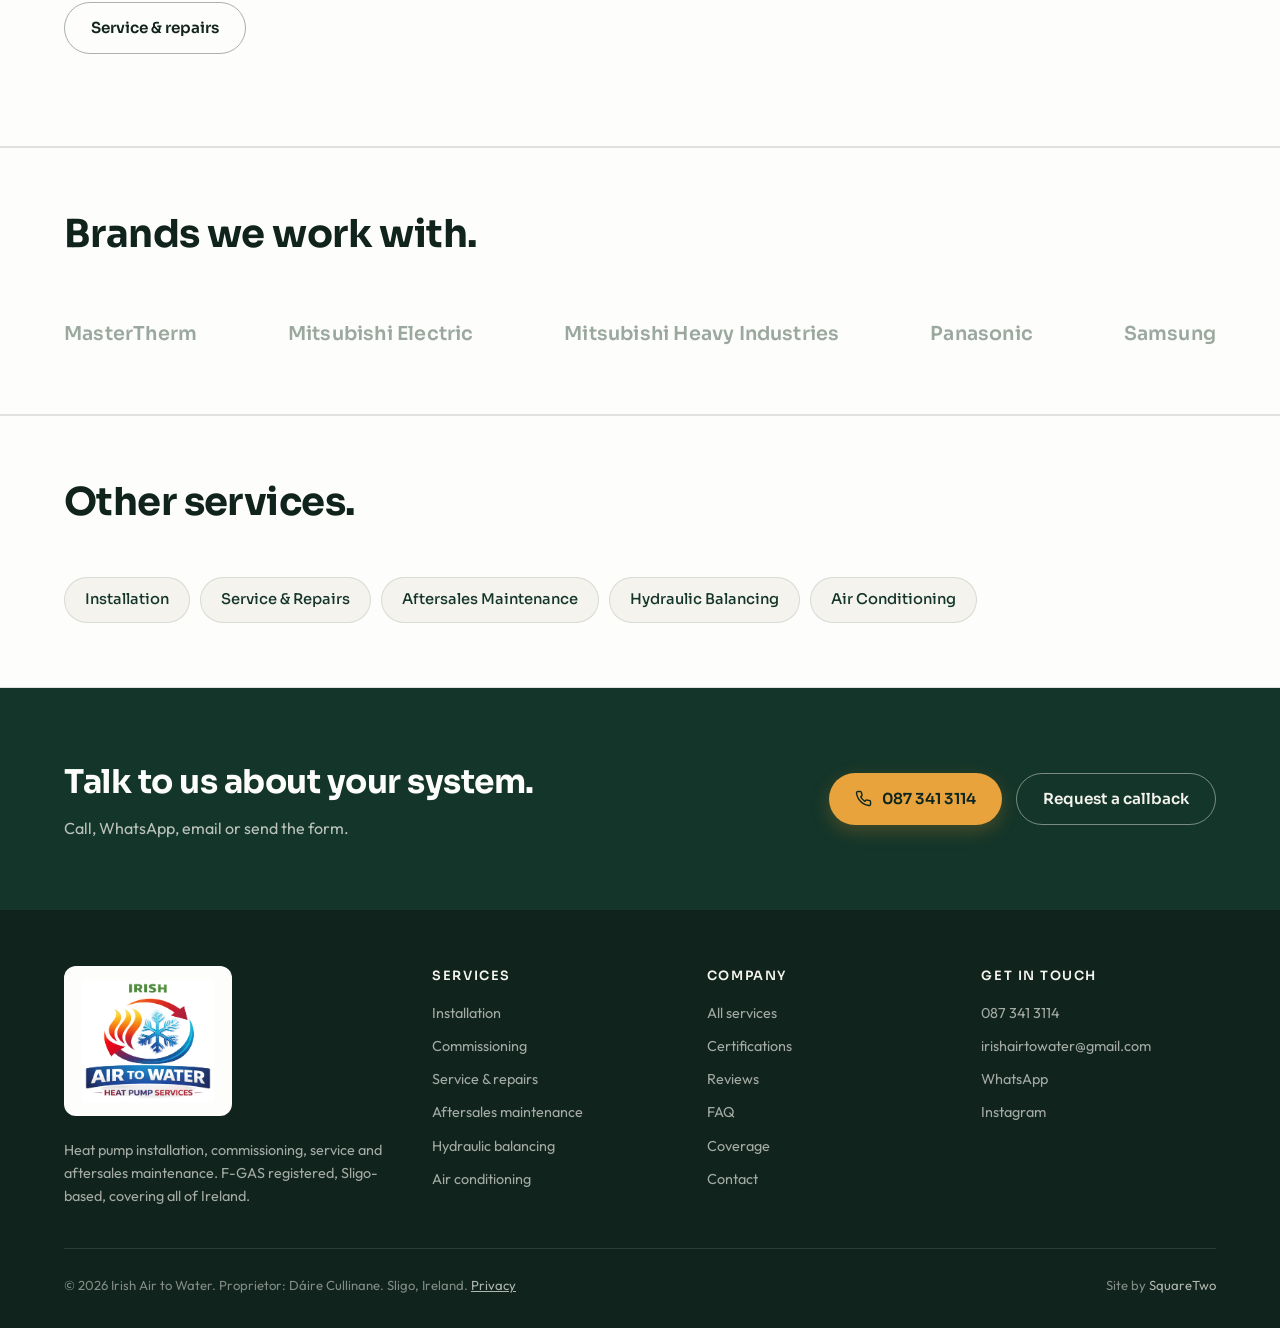
<file: commissioning.html>
<!DOCTYPE html>
<html lang="en-IE">
<head>
<script>document.documentElement.className+=' js';</script>
<meta charset="UTF-8">
<meta name="viewport" content="width=device-width, initial-scale=1.0">
<title>Heat Pump Commissioning, Ireland | Irish Air to Water</title>
<meta name="description" content="Air-to-water heat pump commissioning: checks against manufacturer specification, settings and controls configured, performance optimised, clear handover.">
<link rel="canonical" href="https://irishairtowater.com/commissioning">
<meta property="og:type" content="website">
<meta property="og:site_name" content="Irish Air to Water">
<meta property="og:title" content="Heat Pump Commissioning, Ireland | Irish Air to Water">
<meta property="og:description" content="Air-to-water heat pump commissioning: checks against manufacturer specification, settings and controls configured, performance optimised, clear handover.">
<meta property="og:url" content="https://irishairtowater.com/commissioning">
<meta property="og:locale" content="en_IE">
<meta property="og:image" content="https://irishairtowater.com/images/og-image.jpg">
<meta property="og:image:width" content="1200">
<meta property="og:image:height" content="630">
<meta property="og:image:alt" content="Air-to-water heat pump outdoor unit installed by Irish Air to Water">
<meta name="twitter:card" content="summary_large_image">
<meta name="theme-color" content="#0d2620">
<link rel="icon" href="images/logo-mark.png" type="image/png">
<link rel="apple-touch-icon" href="images/logo-mark.png">
<link rel="preconnect" href="https://fonts.googleapis.com">
<link rel="preconnect" href="https://fonts.gstatic.com" crossorigin>
<link href="https://fonts.googleapis.com/css2?family=Sora:wght@400;500;600;700&family=Outfit:wght@300;400;500;600&display=swap" rel="stylesheet">
<link rel="stylesheet" href="assets/styles.css?v=e7062da5">
<script type="application/ld+json">{"@context": "https://schema.org", "@type": "HVACBusiness", "@id": "https://irishairtowater.com/#business", "name": "Irish Air to Water", "description": "Air-to-water heat pump specialist and air conditioning installer. Commissioning, service and repairs, aftersales maintenance, and domestic and commercial air conditioning. F-GAS registered, Sligo-based, covering all of Ireland.", "url": "https://irishairtowater.com", "telephone": "+353 87 341 3114", "email": "irishairtowater@gmail.com", "founder": {"@type": "Person", "name": "Dáire Cullinane", "jobTitle": "Proprietor"}, "address": {"@type": "PostalAddress", "addressLocality": "Sligo", "addressRegion": "County Sligo", "addressCountry": "IE"}, "areaServed": {"@type": "Country", "name": "Ireland"}, "sameAs": ["https://www.instagram.com/irish_airtowater"], "knowsAbout": ["Air to water heat pumps", "F-Gas refrigerant handling", "Heat pump commissioning", "Hydraulic balancing", "R290 propane heat pumps", "Air conditioning installation", "Cassette and underceiling air conditioning", "VRV and VRF systems"], "makesOffer": [{"@type": "Offer", "itemOffered": {"@type": "Service", "name": "Heat pump installation"}}, {"@type": "Offer", "itemOffered": {"@type": "Service", "name": "Heat pump commissioning"}}, {"@type": "Offer", "itemOffered": {"@type": "Service", "name": "Heat pump service and repairs"}}, {"@type": "Offer", "itemOffered": {"@type": "Service", "name": "Aftersales maintenance"}}, {"@type": "Offer", "itemOffered": {"@type": "Service", "name": "Annual maintenance visit"}}, {"@type": "Offer", "itemOffered": {"@type": "Service", "name": "Hydraulic balancing"}}, {"@type": "Offer", "itemOffered": {"@type": "Service", "name": "Domestic air conditioning installation and service"}}, {"@type": "Offer", "itemOffered": {"@type": "Service", "name": "Commercial air conditioning installation and service"}}, {"@type": "Offer", "itemOffered": {"@type": "Service", "name": "VRV and VRF multi-unit air conditioning systems"}}], "hasCredential": [{"@type": "EducationalOccupationalCredential", "name": "F-Gas Registered"}, {"@type": "EducationalOccupationalCredential", "name": "QQI Level 6 Advanced Certificate, Craft - Refrigeration and Air Conditioning"}, {"@type": "EducationalOccupationalCredential", "name": "Grant Aerona R290 Air Source Heat Pump Course"}]}</script>
<script type="application/ld+json">{"@context": "https://schema.org", "@type": "Service", "name": "Air-to-water heat pump commissioning", "description": "Correct setup from day one: checks against manufacturer specification, settings and controls configured, optimisation, and clear handover.", "serviceType": "Air-to-water heat pump commissioning", "url": "https://irishairtowater.com/commissioning", "provider": {"@id": "https://irishairtowater.com/#business"}, "areaServed": {"@type": "Country", "name": "Ireland"}, "audience": {"@type": "Audience", "audienceType": "Domestic and commercial"}}</script>
<script type="application/ld+json">{"@context": "https://schema.org", "@type": "BreadcrumbList", "itemListElement": [{"@type": "ListItem", "position": 1, "name": "Home", "item": "https://irishairtowater.com/"}, {"@type": "ListItem", "position": 2, "name": "Services", "item": "https://irishairtowater.com/services"}, {"@type": "ListItem", "position": 3, "name": "Commissioning"}]}</script>
</head>
<body>
<a class="skip-link" href="#main">Skip to content</a>
<header>
  <div class="wrap nav">
    <a class="brand" href="index.html">
      <img class="brand-logo-img" src="images/logo-mark.png" alt="" width="44" height="44">
      <div class="brand-name">Irish Air to Water<small>Heat Pump Services</small></div>
    </a>
    <ul class="nav-links"><li><a href="services.html">Services</a></li><li><a href="maintenance.html">Maintenance Plan</a></li><li><a href="certifications.html">Certifications</a></li><li><a href="contact.html">Contact</a></li></ul>
    <div class="nav-cta">
      <a class="btn btn-ghost" href="contact.html">Request a callback</a>
      <a class="btn btn-amber nav-call" href="tel:+353873413114" aria-label="Call 087 341 3114"><svg viewBox="0 0 24 24" fill="none" stroke="currentColor" stroke-width="2" stroke-linecap="round" stroke-linejoin="round"><path d="M22 16.92v3a2 2 0 0 1-2.18 2 19.79 19.79 0 0 1-8.63-3.07 19.5 19.5 0 0 1-6-6 19.79 19.79 0 0 1-3.07-8.67A2 2 0 0 1 4.11 2h3a2 2 0 0 1 2 1.72 12.84 12.84 0 0 0 .7 2.81 2 2 0 0 1-.45 2.11L8.09 9.91a16 16 0 0 0 6 6l1.27-1.27a2 2 0 0 1 2.11-.45 12.84 12.84 0 0 0 2.81.7A2 2 0 0 1 22 16.92z"/></svg><span>087 341 3114</span></a>
      <button class="nav-toggle" type="button" aria-expanded="false" aria-controls="mobile-panel" aria-label="Menu">
        <span></span><span></span><span></span>
      </button>
    </div>
  </div>
  <div class="mobile-panel" id="mobile-panel">
    <ul><li><a href="index.html">Home</a></li><li><a href="services.html">Services</a></li><li><a href="maintenance.html">Maintenance Plan</a></li><li><a href="certifications.html">Certifications</a></li><li><a href="contact.html">Contact</a></li></ul>
    <div class="mobile-actions">
      <a class="btn btn-amber" href="tel:+353873413114"><svg viewBox="0 0 24 24" fill="none" stroke="currentColor" stroke-width="2" stroke-linecap="round" stroke-linejoin="round"><path d="M22 16.92v3a2 2 0 0 1-2.18 2 19.79 19.79 0 0 1-8.63-3.07 19.5 19.5 0 0 1-6-6 19.79 19.79 0 0 1-3.07-8.67A2 2 0 0 1 4.11 2h3a2 2 0 0 1 2 1.72 12.84 12.84 0 0 0 .7 2.81 2 2 0 0 1-.45 2.11L8.09 9.91a16 16 0 0 0 6 6l1.27-1.27a2 2 0 0 1 2.11-.45 12.84 12.84 0 0 0 2.81.7A2 2 0 0 1 22 16.92z"/></svg>Call 087 341 3114</a>
      <a class="btn btn-ghost" href="contact.html">Request a callback</a>
    </div>
  </div>
</header>
<main id="main">

<section class="page-hero">
  <div class="wrap">
    <h1>Heat pump commissioning.</h1>
    <p>Correct setup from day one: checks, settings, optimisation, and clear handover. Domestic and commercial air-to-water systems, all of Ireland.</p>
    <ul class="crumbs"><li><a href="index.html">Home</a></li><li><a href="services.html">Services</a></li><li>Commissioning</li></ul>
  </div>
</section>

<section>
  <div class="wrap">
    <div class="svc-detail reveal">
      <div class="svc-detail-media"><div class="media-frame"><picture><source srcset="images/services-commissioning-controls.webp" type="image/webp"><img class="media-img" src="images/services-commissioning-controls.jpg" alt="Heat pump control board and wiring inside an opened control panel" width="750" height="1000" loading="eager" fetchpriority="high" decoding="async"></picture></div></div>
      <div>
        <h2>What commissioning covers.</h2>
        <ul class="tick-list">
          <li><svg viewBox="0 0 24 24" fill="none" stroke="currentColor" stroke-width="2.4" stroke-linecap="round" stroke-linejoin="round"><path d="M20 6 9 17l-5-5"/></svg>System checks against manufacturer specification</li>
          <li><svg viewBox="0 0 24 24" fill="none" stroke="currentColor" stroke-width="2.4" stroke-linecap="round" stroke-linejoin="round"><path d="M20 6 9 17l-5-5"/></svg>Settings and controls configured</li>
          <li><svg viewBox="0 0 24 24" fill="none" stroke="currentColor" stroke-width="2.4" stroke-linecap="round" stroke-linejoin="round"><path d="M20 6 9 17l-5-5"/></svg>Optimisation of system performance</li>
          <li><svg viewBox="0 0 24 24" fill="none" stroke="currentColor" stroke-width="2.4" stroke-linecap="round" stroke-linejoin="round"><path d="M20 6 9 17l-5-5"/></svg>Clear handover so you understand your controls</li>
        </ul>
        <p style="font-size:0.9rem">Work on refrigerant circuits is carried out only by F-Gas certified personnel, using certified recovery equipment. Refrigerant is never vented to atmosphere.</p>
      </div>
    </div>
  </div>
</section>

<section class="bg-white">
  <div class="wrap">
    <div class="sec-head reveal">
      <h2>Already installed and not performing as expected?</h2>
      <p>That is service and repairs rather than commissioning. Either way, get in touch and we will tell you which one you need.</p>
    </div>
    <ul class="tick-list issues-list reveal"><li><svg viewBox="0 0 24 24" fill="none" stroke="currentColor" stroke-width="2.4" stroke-linecap="round" stroke-linejoin="round"><path d="M20 6 9 17l-5-5"/></svg>High electricity bills / low efficiency</li><li><svg viewBox="0 0 24 24" fill="none" stroke="currentColor" stroke-width="2.4" stroke-linecap="round" stroke-linejoin="round"><path d="M20 6 9 17l-5-5"/></svg>Heat pump cycling on/off</li><li><svg viewBox="0 0 24 24" fill="none" stroke="currentColor" stroke-width="2.4" stroke-linecap="round" stroke-linejoin="round"><path d="M20 6 9 17l-5-5"/></svg>DHW not reaching temperature</li><li><svg viewBox="0 0 24 24" fill="none" stroke="currentColor" stroke-width="2.4" stroke-linecap="round" stroke-linejoin="round"><path d="M20 6 9 17l-5-5"/></svg>Cold rooms / poor heat output</li><li><svg viewBox="0 0 24 24" fill="none" stroke="currentColor" stroke-width="2.4" stroke-linecap="round" stroke-linejoin="round"><path d="M20 6 9 17l-5-5"/></svg>Noise, alarms, or frequent defrost</li></ul>
    <div style="margin-top:30px"><a class="btn btn-ghost" href="repairs.html">Service &amp; repairs</a></div>
  </div>
</section>

<section class="bg-white sec-tight">
  <div class="wrap">
    <div class="sec-head reveal">
      <h2>Brands we work with.</h2>
    </div>
    <div class="brands-row reveal"><span class="brand-mark">MasterTherm</span><span class="brand-mark">Mitsubishi Electric</span><span class="brand-mark">Mitsubishi Heavy Industries</span><span class="brand-mark">Panasonic</span><span class="brand-mark">Samsung</span></div>
  </div>
</section>

<section class="bg-white sec-tight">
  <div class="wrap">
    <div class="sec-head reveal"><h2>Other services.</h2></div>
    <div class="related-row reveal"><a href="installation.html">Installation</a><a href="repairs.html">Service &amp; Repairs</a><a href="maintenance.html">Aftersales Maintenance</a><a href="hydraulic-balancing.html">Hydraulic Balancing</a><a href="air-conditioning.html">Air Conditioning</a></div>
  </div>
</section>

<section class="cta-band">
  <div class="wrap cta-inner">
    <div>
      <h2>Talk to us about your system.</h2>
      <p>Call, WhatsApp, email or send the form.</p>
    </div>
    <div class="cta-actions">
      <a class="btn btn-amber" href="tel:+353873413114"><svg viewBox="0 0 24 24" fill="none" stroke="currentColor" stroke-width="2" stroke-linecap="round" stroke-linejoin="round"><path d="M22 16.92v3a2 2 0 0 1-2.18 2 19.79 19.79 0 0 1-8.63-3.07 19.5 19.5 0 0 1-6-6 19.79 19.79 0 0 1-3.07-8.67A2 2 0 0 1 4.11 2h3a2 2 0 0 1 2 1.72 12.84 12.84 0 0 0 .7 2.81 2 2 0 0 1-.45 2.11L8.09 9.91a16 16 0 0 0 6 6l1.27-1.27a2 2 0 0 1 2.11-.45 12.84 12.84 0 0 0 2.81.7A2 2 0 0 1 22 16.92z"/></svg>087 341 3114</a>
      <a class="btn btn-ghost-light" href="contact.html">Request a callback</a>
    </div>
  </div>
</section>

</main>
<footer>
  <div class="wrap">
    <div class="foot-grid">
      <div>
        <div class="foot-logo"><img src="images/logo.png" alt="Irish Air to Water, Heat Pump Services" width="729" height="674" loading="lazy" decoding="async"></div>
        <p>Heat pump installation, commissioning, service and aftersales maintenance. F-GAS registered, Sligo-based, covering all of Ireland.</p>
      </div>
      <div>
        <h4>Services</h4>
        <ul>
          <li><a href="installation.html">Installation</a></li>
          <li><a href="commissioning.html">Commissioning</a></li>
          <li><a href="repairs.html">Service &amp; repairs</a></li>
          <li><a href="maintenance.html">Aftersales maintenance</a></li>
          <li><a href="hydraulic-balancing.html">Hydraulic balancing</a></li>
          <li><a href="air-conditioning.html">Air conditioning</a></li>
        </ul>
      </div>
      <div>
        <h4>Company</h4>
        <ul>
          <li><a href="services.html">All services</a></li>
          <li><a href="certifications.html">Certifications</a></li>
          <li><a href="reviews.html">Reviews</a></li>
          <li><a href="faq.html">FAQ</a></li>
          <li><a href="index.html#coverage">Coverage</a></li>
          <li><a href="contact.html">Contact</a></li>
        </ul>
      </div>
      <div>
        <h4>Get in touch</h4>
        <ul>
          <li><a href="tel:+353873413114">087 341 3114</a></li>
          <li><a href="mailto:irishairtowater@gmail.com">irishairtowater@gmail.com</a></li>
          <li><a href="https://wa.me/353873413114" target="_blank" rel="noopener">WhatsApp</a></li>
          <li><a href="https://www.instagram.com/irish_airtowater" target="_blank" rel="noopener">Instagram</a></li>
        </ul>
      </div>
    </div>
    <div class="foot-bottom">
      <div>&copy; 2026 Irish Air to Water. Proprietor: D&aacute;ire Cullinane. Sligo, Ireland. <a href="privacy.html">Privacy</a></div>
      <div>Site by <a href="https://squaretwo.ie" target="_blank" rel="noopener" style="text-decoration:none">SquareTwo</a></div>
    </div>
  </div>
</footer>
<a class="wa-float" href="https://wa.me/353873413114" target="_blank" rel="noopener" aria-label="Message us on WhatsApp"><svg viewBox="0 0 24 24" fill="currentColor"><path d="M17.472 14.382c-.297-.149-1.758-.867-2.03-.967-.273-.099-.471-.148-.67.15-.197.297-.767.966-.94 1.164-.173.199-.347.223-.644.075-.297-.15-1.255-.463-2.39-1.475-.883-.788-1.48-1.761-1.653-2.059-.173-.297-.018-.458.13-.606.134-.133.298-.347.446-.52.149-.174.198-.298.298-.497.099-.198.05-.371-.025-.52-.075-.149-.669-1.612-.916-2.207-.242-.579-.487-.5-.669-.51a12.8 12.8 0 0 0-.57-.01c-.198 0-.52.074-.792.372-.272.297-1.04 1.016-1.04 2.479 0 1.462 1.065 2.875 1.213 3.074.149.198 2.096 3.2 5.077 4.487.709.306 1.262.489 1.694.625.712.227 1.36.195 1.871.118.571-.085 1.758-.719 2.006-1.413.248-.694.248-1.289.173-1.413-.074-.124-.272-.198-.57-.347m-5.421 7.403h-.004a9.87 9.87 0 0 1-5.031-1.378l-.361-.214-3.741.982.998-3.648-.235-.374a9.86 9.86 0 0 1-1.51-5.26c.001-5.45 4.436-9.884 9.888-9.884a9.82 9.82 0 0 1 6.988 2.896 9.82 9.82 0 0 1 2.893 6.994c-.003 5.45-4.437 9.885-9.885 9.885M20.52 3.449C18.24 1.245 15.24 0 12.045 0 5.463 0 .104 5.334.101 11.893c0 2.096.549 4.142 1.595 5.945L0 24l6.335-1.652a12 12 0 0 0 5.71 1.447h.006c6.585 0 11.946-5.335 11.949-11.896 0-3.176-1.24-6.165-3.495-8.411"/></svg></a>
<nav class="call-bar" aria-label="Call or message">
  <a href="tel:+353873413114"><svg viewBox="0 0 24 24" fill="none" stroke="currentColor" stroke-width="2" stroke-linecap="round" stroke-linejoin="round"><path d="M22 16.92v3a2 2 0 0 1-2.18 2 19.79 19.79 0 0 1-8.63-3.07 19.5 19.5 0 0 1-6-6 19.79 19.79 0 0 1-3.07-8.67A2 2 0 0 1 4.11 2h3a2 2 0 0 1 2 1.72 12.84 12.84 0 0 0 .7 2.81 2 2 0 0 1-.45 2.11L8.09 9.91a16 16 0 0 0 6 6l1.27-1.27a2 2 0 0 1 2.11-.45 12.84 12.84 0 0 0 2.81.7A2 2 0 0 1 22 16.92z"/></svg>Call 087 341 3114</a>
  <a class="call-bar-wa" href="https://wa.me/353873413114" target="_blank" rel="noopener"><svg viewBox="0 0 24 24" fill="currentColor"><path d="M17.472 14.382c-.297-.149-1.758-.867-2.03-.967-.273-.099-.471-.148-.67.15-.197.297-.767.966-.94 1.164-.173.199-.347.223-.644.075-.297-.15-1.255-.463-2.39-1.475-.883-.788-1.48-1.761-1.653-2.059-.173-.297-.018-.458.13-.606.134-.133.298-.347.446-.52.149-.174.198-.298.298-.497.099-.198.05-.371-.025-.52-.075-.149-.669-1.612-.916-2.207-.242-.579-.487-.5-.669-.51a12.8 12.8 0 0 0-.57-.01c-.198 0-.52.074-.792.372-.272.297-1.04 1.016-1.04 2.479 0 1.462 1.065 2.875 1.213 3.074.149.198 2.096 3.2 5.077 4.487.709.306 1.262.489 1.694.625.712.227 1.36.195 1.871.118.571-.085 1.758-.719 2.006-1.413.248-.694.248-1.289.173-1.413-.074-.124-.272-.198-.57-.347m-5.421 7.403h-.004a9.87 9.87 0 0 1-5.031-1.378l-.361-.214-3.741.982.998-3.648-.235-.374a9.86 9.86 0 0 1-1.51-5.26c.001-5.45 4.436-9.884 9.888-9.884a9.82 9.82 0 0 1 6.988 2.896 9.82 9.82 0 0 1 2.893 6.994c-.003 5.45-4.437 9.885-9.885 9.885M20.52 3.449C18.24 1.245 15.24 0 12.045 0 5.463 0 .104 5.334.101 11.893c0 2.096.549 4.142 1.595 5.945L0 24l6.335-1.652a12 12 0 0 0 5.71 1.447h.006c6.585 0 11.946-5.335 11.949-11.896 0-3.176-1.24-6.165-3.495-8.411"/></svg>WhatsApp</a>
</nav>
<script src="assets/main.js?v=93c4f36d"></script>
</body>
</html>
</file>
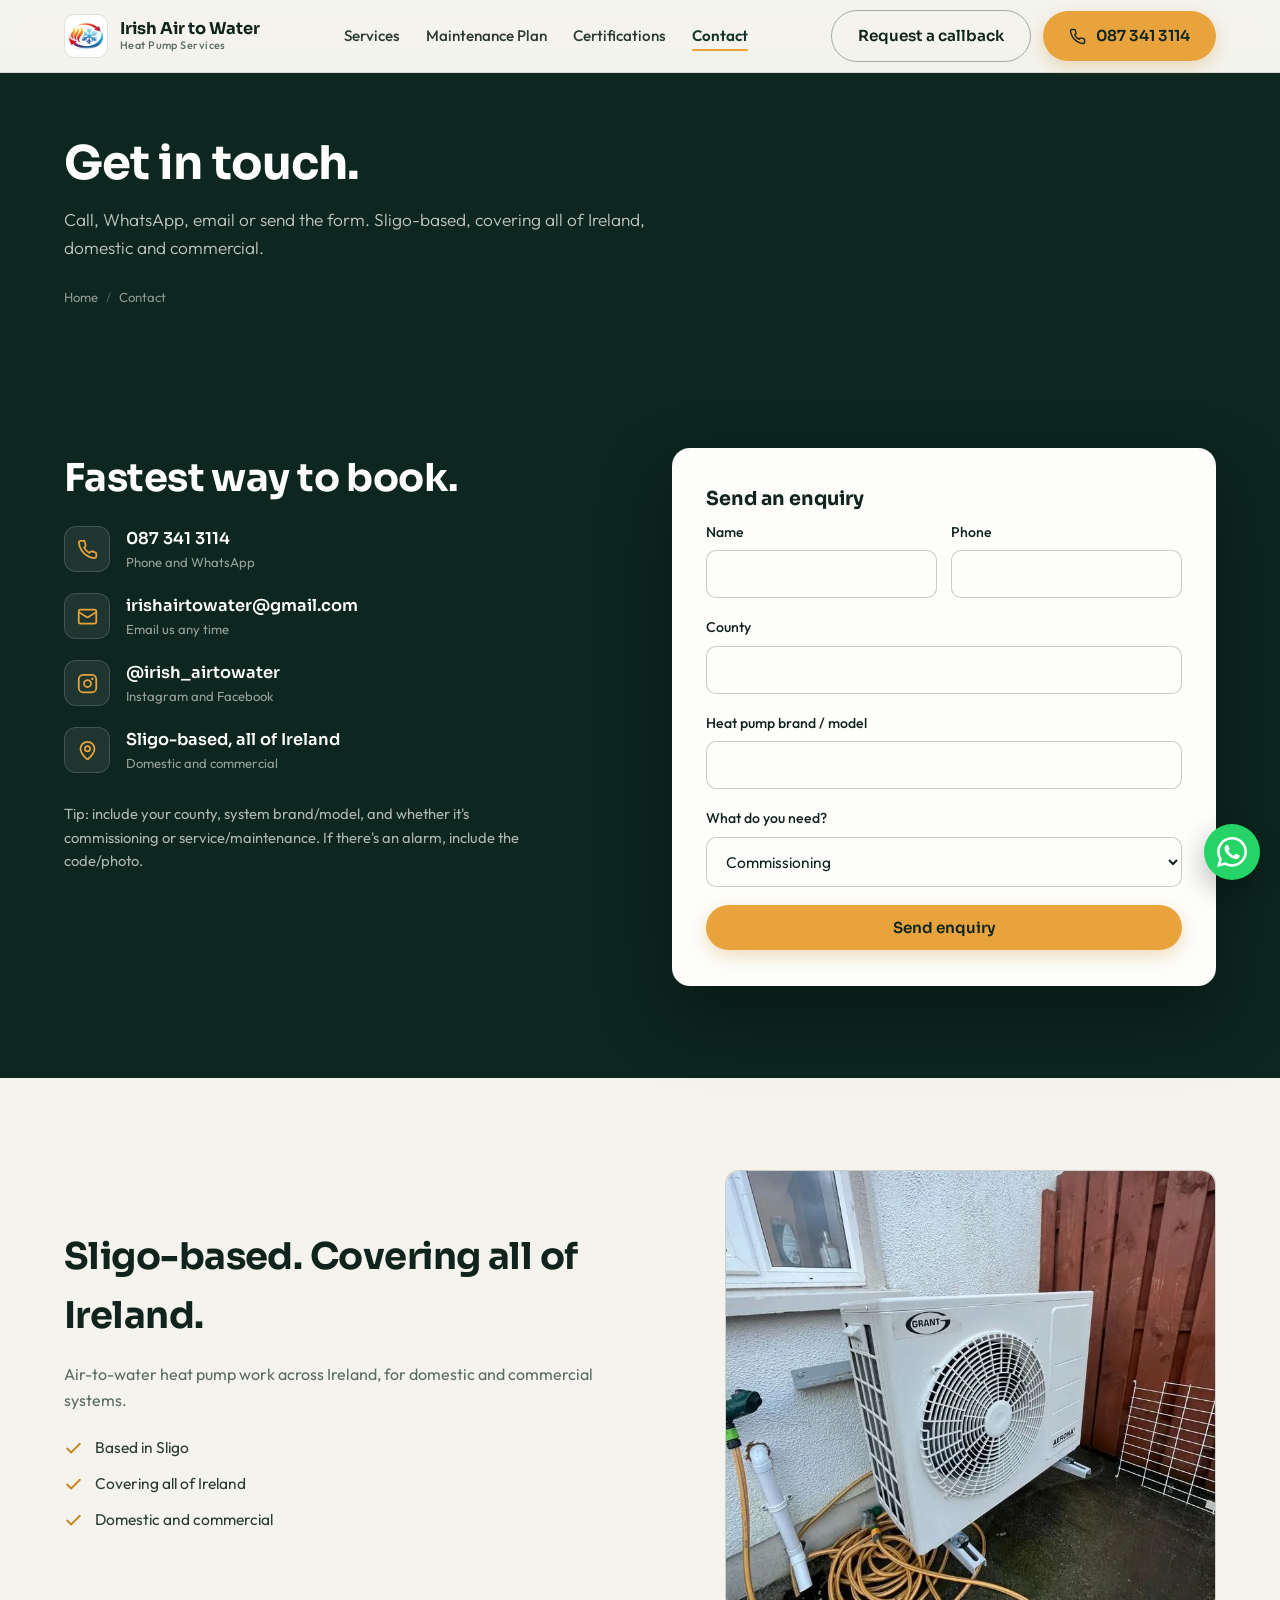
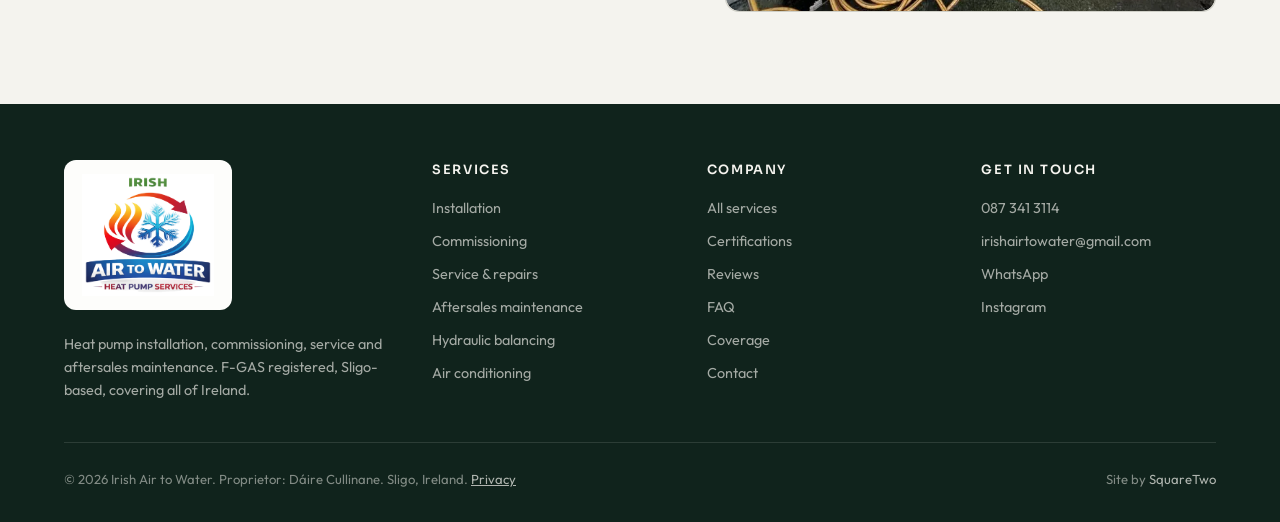
<file: contact.html>
<!DOCTYPE html>
<html lang="en-IE">
<head>
<script>document.documentElement.className+=' js';</script>
<meta charset="UTF-8">
<meta name="viewport" content="width=device-width, initial-scale=1.0">
<title>Contact | Irish Air to Water Heat Pump Specialists, Sligo</title>
<meta name="description" content="Call 087 341 3114, WhatsApp or email. Air-to-water heat pump installation, commissioning, service and repairs. Sligo-based, covering all of Ireland.">
<link rel="canonical" href="https://irishairtowater.com/contact">
<meta property="og:type" content="website">
<meta property="og:site_name" content="Irish Air to Water">
<meta property="og:title" content="Contact | Irish Air to Water Heat Pump Specialists, Sligo">
<meta property="og:description" content="Call 087 341 3114, WhatsApp or email. Air-to-water heat pump installation, commissioning, service and repairs. Sligo-based, covering all of Ireland.">
<meta property="og:url" content="https://irishairtowater.com/contact">
<meta property="og:locale" content="en_IE">
<meta property="og:image" content="https://irishairtowater.com/images/og-image.jpg">
<meta property="og:image:width" content="1200">
<meta property="og:image:height" content="630">
<meta property="og:image:alt" content="Air-to-water heat pump outdoor unit installed by Irish Air to Water">
<meta name="twitter:card" content="summary_large_image">
<meta name="theme-color" content="#0d2620">
<link rel="icon" href="images/logo-mark.png" type="image/png">
<link rel="apple-touch-icon" href="images/logo-mark.png">
<link rel="preconnect" href="https://fonts.googleapis.com">
<link rel="preconnect" href="https://fonts.gstatic.com" crossorigin>
<link href="https://fonts.googleapis.com/css2?family=Sora:wght@400;500;600;700&family=Outfit:wght@300;400;500;600&display=swap" rel="stylesheet">
<link rel="stylesheet" href="assets/styles.css?v=e7062da5">
<script type="application/ld+json">{"@context": "https://schema.org", "@type": "HVACBusiness", "@id": "https://irishairtowater.com/#business", "name": "Irish Air to Water", "description": "Air-to-water heat pump specialist and air conditioning installer. Commissioning, service and repairs, aftersales maintenance, and domestic and commercial air conditioning. F-GAS registered, Sligo-based, covering all of Ireland.", "url": "https://irishairtowater.com", "telephone": "+353 87 341 3114", "email": "irishairtowater@gmail.com", "founder": {"@type": "Person", "name": "Dáire Cullinane", "jobTitle": "Proprietor"}, "address": {"@type": "PostalAddress", "addressLocality": "Sligo", "addressRegion": "County Sligo", "addressCountry": "IE"}, "areaServed": {"@type": "Country", "name": "Ireland"}, "sameAs": ["https://www.instagram.com/irish_airtowater"], "knowsAbout": ["Air to water heat pumps", "F-Gas refrigerant handling", "Heat pump commissioning", "Hydraulic balancing", "R290 propane heat pumps", "Air conditioning installation", "Cassette and underceiling air conditioning", "VRV and VRF systems"], "makesOffer": [{"@type": "Offer", "itemOffered": {"@type": "Service", "name": "Heat pump installation"}}, {"@type": "Offer", "itemOffered": {"@type": "Service", "name": "Heat pump commissioning"}}, {"@type": "Offer", "itemOffered": {"@type": "Service", "name": "Heat pump service and repairs"}}, {"@type": "Offer", "itemOffered": {"@type": "Service", "name": "Aftersales maintenance"}}, {"@type": "Offer", "itemOffered": {"@type": "Service", "name": "Annual maintenance visit"}}, {"@type": "Offer", "itemOffered": {"@type": "Service", "name": "Hydraulic balancing"}}, {"@type": "Offer", "itemOffered": {"@type": "Service", "name": "Domestic air conditioning installation and service"}}, {"@type": "Offer", "itemOffered": {"@type": "Service", "name": "Commercial air conditioning installation and service"}}, {"@type": "Offer", "itemOffered": {"@type": "Service", "name": "VRV and VRF multi-unit air conditioning systems"}}], "hasCredential": [{"@type": "EducationalOccupationalCredential", "name": "F-Gas Registered"}, {"@type": "EducationalOccupationalCredential", "name": "QQI Level 6 Advanced Certificate, Craft - Refrigeration and Air Conditioning"}, {"@type": "EducationalOccupationalCredential", "name": "Grant Aerona R290 Air Source Heat Pump Course"}]}</script>
<script type="application/ld+json">{"@context": "https://schema.org", "@type": "BreadcrumbList", "itemListElement": [{"@type": "ListItem", "position": 1, "name": "Home", "item": "https://irishairtowater.com/"}, {"@type": "ListItem", "position": 2, "name": "Contact"}]}</script>
</head>
<body>
<a class="skip-link" href="#main">Skip to content</a>
<header>
  <div class="wrap nav">
    <a class="brand" href="index.html">
      <img class="brand-logo-img" src="images/logo-mark.png" alt="" width="44" height="44">
      <div class="brand-name">Irish Air to Water<small>Heat Pump Services</small></div>
    </a>
    <ul class="nav-links"><li><a href="services.html">Services</a></li><li><a href="maintenance.html">Maintenance Plan</a></li><li><a href="certifications.html">Certifications</a></li><li><a href="contact.html" aria-current="page">Contact</a></li></ul>
    <div class="nav-cta">
      <a class="btn btn-ghost" href="contact.html">Request a callback</a>
      <a class="btn btn-amber nav-call" href="tel:+353873413114" aria-label="Call 087 341 3114"><svg viewBox="0 0 24 24" fill="none" stroke="currentColor" stroke-width="2" stroke-linecap="round" stroke-linejoin="round"><path d="M22 16.92v3a2 2 0 0 1-2.18 2 19.79 19.79 0 0 1-8.63-3.07 19.5 19.5 0 0 1-6-6 19.79 19.79 0 0 1-3.07-8.67A2 2 0 0 1 4.11 2h3a2 2 0 0 1 2 1.72 12.84 12.84 0 0 0 .7 2.81 2 2 0 0 1-.45 2.11L8.09 9.91a16 16 0 0 0 6 6l1.27-1.27a2 2 0 0 1 2.11-.45 12.84 12.84 0 0 0 2.81.7A2 2 0 0 1 22 16.92z"/></svg><span>087 341 3114</span></a>
      <button class="nav-toggle" type="button" aria-expanded="false" aria-controls="mobile-panel" aria-label="Menu">
        <span></span><span></span><span></span>
      </button>
    </div>
  </div>
  <div class="mobile-panel" id="mobile-panel">
    <ul><li><a href="index.html">Home</a></li><li><a href="services.html">Services</a></li><li><a href="maintenance.html">Maintenance Plan</a></li><li><a href="certifications.html">Certifications</a></li><li><a href="contact.html" aria-current="page">Contact</a></li></ul>
    <div class="mobile-actions">
      <a class="btn btn-amber" href="tel:+353873413114"><svg viewBox="0 0 24 24" fill="none" stroke="currentColor" stroke-width="2" stroke-linecap="round" stroke-linejoin="round"><path d="M22 16.92v3a2 2 0 0 1-2.18 2 19.79 19.79 0 0 1-8.63-3.07 19.5 19.5 0 0 1-6-6 19.79 19.79 0 0 1-3.07-8.67A2 2 0 0 1 4.11 2h3a2 2 0 0 1 2 1.72 12.84 12.84 0 0 0 .7 2.81 2 2 0 0 1-.45 2.11L8.09 9.91a16 16 0 0 0 6 6l1.27-1.27a2 2 0 0 1 2.11-.45 12.84 12.84 0 0 0 2.81.7A2 2 0 0 1 22 16.92z"/></svg>Call 087 341 3114</a>
      <a class="btn btn-ghost" href="contact.html">Request a callback</a>
    </div>
  </div>
</header>
<main id="main">

<section class="page-hero">
  <div class="wrap">
    <h1>Get in touch.</h1>
    <p>Call, WhatsApp, email or send the form. Sligo-based, covering all of Ireland, domestic and commercial.</p>
    <ul class="crumbs"><li><a href="index.html">Home</a></li><li>Contact</li></ul>
  </div>
</section>

<section class="contact" style="padding-top:72px">
  <div class="wrap contact-grid">
    <div class="reveal">
      <h2>Fastest way to book.</h2>
      <ul class="contact-list">
  <li>
    <div class="c-icon"><svg viewBox="0 0 24 24" fill="none" stroke="currentColor" stroke-width="2" stroke-linecap="round" stroke-linejoin="round"><path d="M22 16.92v3a2 2 0 0 1-2.18 2 19.79 19.79 0 0 1-8.63-3.07 19.5 19.5 0 0 1-6-6 19.79 19.79 0 0 1-3.07-8.67A2 2 0 0 1 4.11 2h3a2 2 0 0 1 2 1.72 12.84 12.84 0 0 0 .7 2.81 2 2 0 0 1-.45 2.11L8.09 9.91a16 16 0 0 0 6 6l1.27-1.27a2 2 0 0 1 2.11-.45 12.84 12.84 0 0 0 2.81.7A2 2 0 0 1 22 16.92z"/></svg></div>
    <div><a href="tel:+353873413114">087 341 3114</a><small>Phone and WhatsApp</small></div>
  </li>
  <li>
    <div class="c-icon"><svg viewBox="0 0 24 24" fill="none" stroke="currentColor" stroke-width="2" stroke-linecap="round" stroke-linejoin="round"><rect width="20" height="16" x="2" y="4" rx="2"/><path d="m22 7-8.97 5.7a1.94 1.94 0 0 1-2.06 0L2 7"/></svg></div>
    <div><a href="mailto:irishairtowater@gmail.com">irishairtowater@gmail.com</a><small>Email us any time</small></div>
  </li>
  <li>
    <div class="c-icon"><svg viewBox="0 0 24 24" fill="none" stroke="currentColor" stroke-width="2" stroke-linecap="round" stroke-linejoin="round"><rect width="20" height="20" x="2" y="2" rx="5"/><circle cx="12" cy="12" r="4"/><circle cx="17.5" cy="6.5" r="0.5" fill="currentColor"/></svg></div>
    <div><a href="https://www.instagram.com/irish_airtowater" target="_blank" rel="noopener">@irish_airtowater</a><small>Instagram and Facebook</small></div>
  </li>
  <li>
    <div class="c-icon"><svg viewBox="0 0 24 24" fill="none" stroke="currentColor" stroke-width="2" stroke-linecap="round" stroke-linejoin="round"><path d="M20 10c0 4.993-5.539 10.193-7.399 11.799a1 1 0 0 1-1.202 0C9.539 20.193 4 14.993 4 10a8 8 0 0 1 16 0"/><circle cx="12" cy="10" r="3"/></svg></div>
    <div><a href="index.html#coverage">Sligo-based, all of Ireland</a><small>Domestic and commercial</small></div>
  </li>
</ul>
      <p style="color:rgba(244,243,238,0.7);font-size:0.92rem;margin-top:28px;max-width:48ch">Tip: include your county, system brand/model, and whether it's commissioning or service/maintenance. If there's an alarm, include the code/photo.</p>
    </div>
    <div class="form-card reveal">
  <h3>Send an enquiry</h3>
  <form data-iatw-form>
    <div class="hp" aria-hidden="true"><label for="f-website">Website</label><input id="f-website" type="text" name="website" tabindex="-1" autocomplete="off"></div>
    <div class="field-row">
      <div class="field">
        <label for="f-name">Name</label>
        <input id="f-name" type="text" name="name" autocomplete="name" required>
      </div>
      <div class="field">
        <label for="f-phone">Phone</label>
        <input id="f-phone" type="tel" name="phone" autocomplete="tel" required>
      </div>
    </div>
    <div class="field">
      <label for="f-county">County</label>
      <input id="f-county" type="text" name="county">
    </div>
    <div class="field">
      <label for="f-brand">Heat pump brand / model</label>
      <input id="f-brand" type="text" name="brand">
    </div>
    <div class="field">
      <label for="f-type">What do you need?</label>
      <select id="f-type" name="type">
        <option>Commissioning</option>
        <option>Service or repair</option>
        <option>Aftersales maintenance</option>
        <option>Installation</option>
        <option>Air conditioning</option>
        <option>Something else</option>
      </select>
    </div>
    <button class="btn btn-amber" type="submit" style="width:100%; justify-content:center;">Send enquiry</button>
  </form>
</div>
  </div>
</section>

<section id="coverage">
  <div class="wrap coverage-grid">
    <div class="coverage reveal">
  <h2>Sligo-based. Covering all of Ireland.</h2>
  <p>Air-to-water heat pump work across Ireland, for domestic and commercial systems.</p>
  <ul class="tick-list">
    <li><svg viewBox="0 0 24 24" fill="none" stroke="currentColor" stroke-width="2.4" stroke-linecap="round" stroke-linejoin="round"><path d="M20 6 9 17l-5-5"/></svg>Based in Sligo</li>
    <li><svg viewBox="0 0 24 24" fill="none" stroke="currentColor" stroke-width="2.4" stroke-linecap="round" stroke-linejoin="round"><path d="M20 6 9 17l-5-5"/></svg>Covering all of Ireland</li>
    <li><svg viewBox="0 0 24 24" fill="none" stroke="currentColor" stroke-width="2.4" stroke-linecap="round" stroke-linejoin="round"><path d="M20 6 9 17l-5-5"/></svg>Domestic and commercial</li>
  </ul>
</div>
    <div class="coverage-media reveal">
      <div class="media-frame"><picture><source srcset="images/contact-coverage-grant-unit.webp" type="image/webp"><img class="media-img" src="images/contact-coverage-grant-unit.jpg" alt="Grant air-to-water heat pump outdoor unit at a domestic property" width="750" height="1000" loading="lazy" decoding="async"></picture></div>
    </div>
  </div>
</section>

</main>
<footer>
  <div class="wrap">
    <div class="foot-grid">
      <div>
        <div class="foot-logo"><img src="images/logo.png" alt="Irish Air to Water, Heat Pump Services" width="729" height="674" loading="lazy" decoding="async"></div>
        <p>Heat pump installation, commissioning, service and aftersales maintenance. F-GAS registered, Sligo-based, covering all of Ireland.</p>
      </div>
      <div>
        <h4>Services</h4>
        <ul>
          <li><a href="installation.html">Installation</a></li>
          <li><a href="commissioning.html">Commissioning</a></li>
          <li><a href="repairs.html">Service &amp; repairs</a></li>
          <li><a href="maintenance.html">Aftersales maintenance</a></li>
          <li><a href="hydraulic-balancing.html">Hydraulic balancing</a></li>
          <li><a href="air-conditioning.html">Air conditioning</a></li>
        </ul>
      </div>
      <div>
        <h4>Company</h4>
        <ul>
          <li><a href="services.html">All services</a></li>
          <li><a href="certifications.html">Certifications</a></li>
          <li><a href="reviews.html">Reviews</a></li>
          <li><a href="faq.html">FAQ</a></li>
          <li><a href="index.html#coverage">Coverage</a></li>
          <li><a href="contact.html">Contact</a></li>
        </ul>
      </div>
      <div>
        <h4>Get in touch</h4>
        <ul>
          <li><a href="tel:+353873413114">087 341 3114</a></li>
          <li><a href="mailto:irishairtowater@gmail.com">irishairtowater@gmail.com</a></li>
          <li><a href="https://wa.me/353873413114" target="_blank" rel="noopener">WhatsApp</a></li>
          <li><a href="https://www.instagram.com/irish_airtowater" target="_blank" rel="noopener">Instagram</a></li>
        </ul>
      </div>
    </div>
    <div class="foot-bottom">
      <div>&copy; 2026 Irish Air to Water. Proprietor: D&aacute;ire Cullinane. Sligo, Ireland. <a href="privacy.html">Privacy</a></div>
      <div>Site by <a href="https://squaretwo.ie" target="_blank" rel="noopener" style="text-decoration:none">SquareTwo</a></div>
    </div>
  </div>
</footer>
<a class="wa-float" href="https://wa.me/353873413114" target="_blank" rel="noopener" aria-label="Message us on WhatsApp"><svg viewBox="0 0 24 24" fill="currentColor"><path d="M17.472 14.382c-.297-.149-1.758-.867-2.03-.967-.273-.099-.471-.148-.67.15-.197.297-.767.966-.94 1.164-.173.199-.347.223-.644.075-.297-.15-1.255-.463-2.39-1.475-.883-.788-1.48-1.761-1.653-2.059-.173-.297-.018-.458.13-.606.134-.133.298-.347.446-.52.149-.174.198-.298.298-.497.099-.198.05-.371-.025-.52-.075-.149-.669-1.612-.916-2.207-.242-.579-.487-.5-.669-.51a12.8 12.8 0 0 0-.57-.01c-.198 0-.52.074-.792.372-.272.297-1.04 1.016-1.04 2.479 0 1.462 1.065 2.875 1.213 3.074.149.198 2.096 3.2 5.077 4.487.709.306 1.262.489 1.694.625.712.227 1.36.195 1.871.118.571-.085 1.758-.719 2.006-1.413.248-.694.248-1.289.173-1.413-.074-.124-.272-.198-.57-.347m-5.421 7.403h-.004a9.87 9.87 0 0 1-5.031-1.378l-.361-.214-3.741.982.998-3.648-.235-.374a9.86 9.86 0 0 1-1.51-5.26c.001-5.45 4.436-9.884 9.888-9.884a9.82 9.82 0 0 1 6.988 2.896 9.82 9.82 0 0 1 2.893 6.994c-.003 5.45-4.437 9.885-9.885 9.885M20.52 3.449C18.24 1.245 15.24 0 12.045 0 5.463 0 .104 5.334.101 11.893c0 2.096.549 4.142 1.595 5.945L0 24l6.335-1.652a12 12 0 0 0 5.71 1.447h.006c6.585 0 11.946-5.335 11.949-11.896 0-3.176-1.24-6.165-3.495-8.411"/></svg></a>
<nav class="call-bar" aria-label="Call or message">
  <a href="tel:+353873413114"><svg viewBox="0 0 24 24" fill="none" stroke="currentColor" stroke-width="2" stroke-linecap="round" stroke-linejoin="round"><path d="M22 16.92v3a2 2 0 0 1-2.18 2 19.79 19.79 0 0 1-8.63-3.07 19.5 19.5 0 0 1-6-6 19.79 19.79 0 0 1-3.07-8.67A2 2 0 0 1 4.11 2h3a2 2 0 0 1 2 1.72 12.84 12.84 0 0 0 .7 2.81 2 2 0 0 1-.45 2.11L8.09 9.91a16 16 0 0 0 6 6l1.27-1.27a2 2 0 0 1 2.11-.45 12.84 12.84 0 0 0 2.81.7A2 2 0 0 1 22 16.92z"/></svg>Call 087 341 3114</a>
  <a class="call-bar-wa" href="https://wa.me/353873413114" target="_blank" rel="noopener"><svg viewBox="0 0 24 24" fill="currentColor"><path d="M17.472 14.382c-.297-.149-1.758-.867-2.03-.967-.273-.099-.471-.148-.67.15-.197.297-.767.966-.94 1.164-.173.199-.347.223-.644.075-.297-.15-1.255-.463-2.39-1.475-.883-.788-1.48-1.761-1.653-2.059-.173-.297-.018-.458.13-.606.134-.133.298-.347.446-.52.149-.174.198-.298.298-.497.099-.198.05-.371-.025-.52-.075-.149-.669-1.612-.916-2.207-.242-.579-.487-.5-.669-.51a12.8 12.8 0 0 0-.57-.01c-.198 0-.52.074-.792.372-.272.297-1.04 1.016-1.04 2.479 0 1.462 1.065 2.875 1.213 3.074.149.198 2.096 3.2 5.077 4.487.709.306 1.262.489 1.694.625.712.227 1.36.195 1.871.118.571-.085 1.758-.719 2.006-1.413.248-.694.248-1.289.173-1.413-.074-.124-.272-.198-.57-.347m-5.421 7.403h-.004a9.87 9.87 0 0 1-5.031-1.378l-.361-.214-3.741.982.998-3.648-.235-.374a9.86 9.86 0 0 1-1.51-5.26c.001-5.45 4.436-9.884 9.888-9.884a9.82 9.82 0 0 1 6.988 2.896 9.82 9.82 0 0 1 2.893 6.994c-.003 5.45-4.437 9.885-9.885 9.885M20.52 3.449C18.24 1.245 15.24 0 12.045 0 5.463 0 .104 5.334.101 11.893c0 2.096.549 4.142 1.595 5.945L0 24l6.335-1.652a12 12 0 0 0 5.71 1.447h.006c6.585 0 11.946-5.335 11.949-11.896 0-3.176-1.24-6.165-3.495-8.411"/></svg>WhatsApp</a>
</nav>
<script src="assets/main.js?v=93c4f36d"></script>
</body>
</html>
</file>
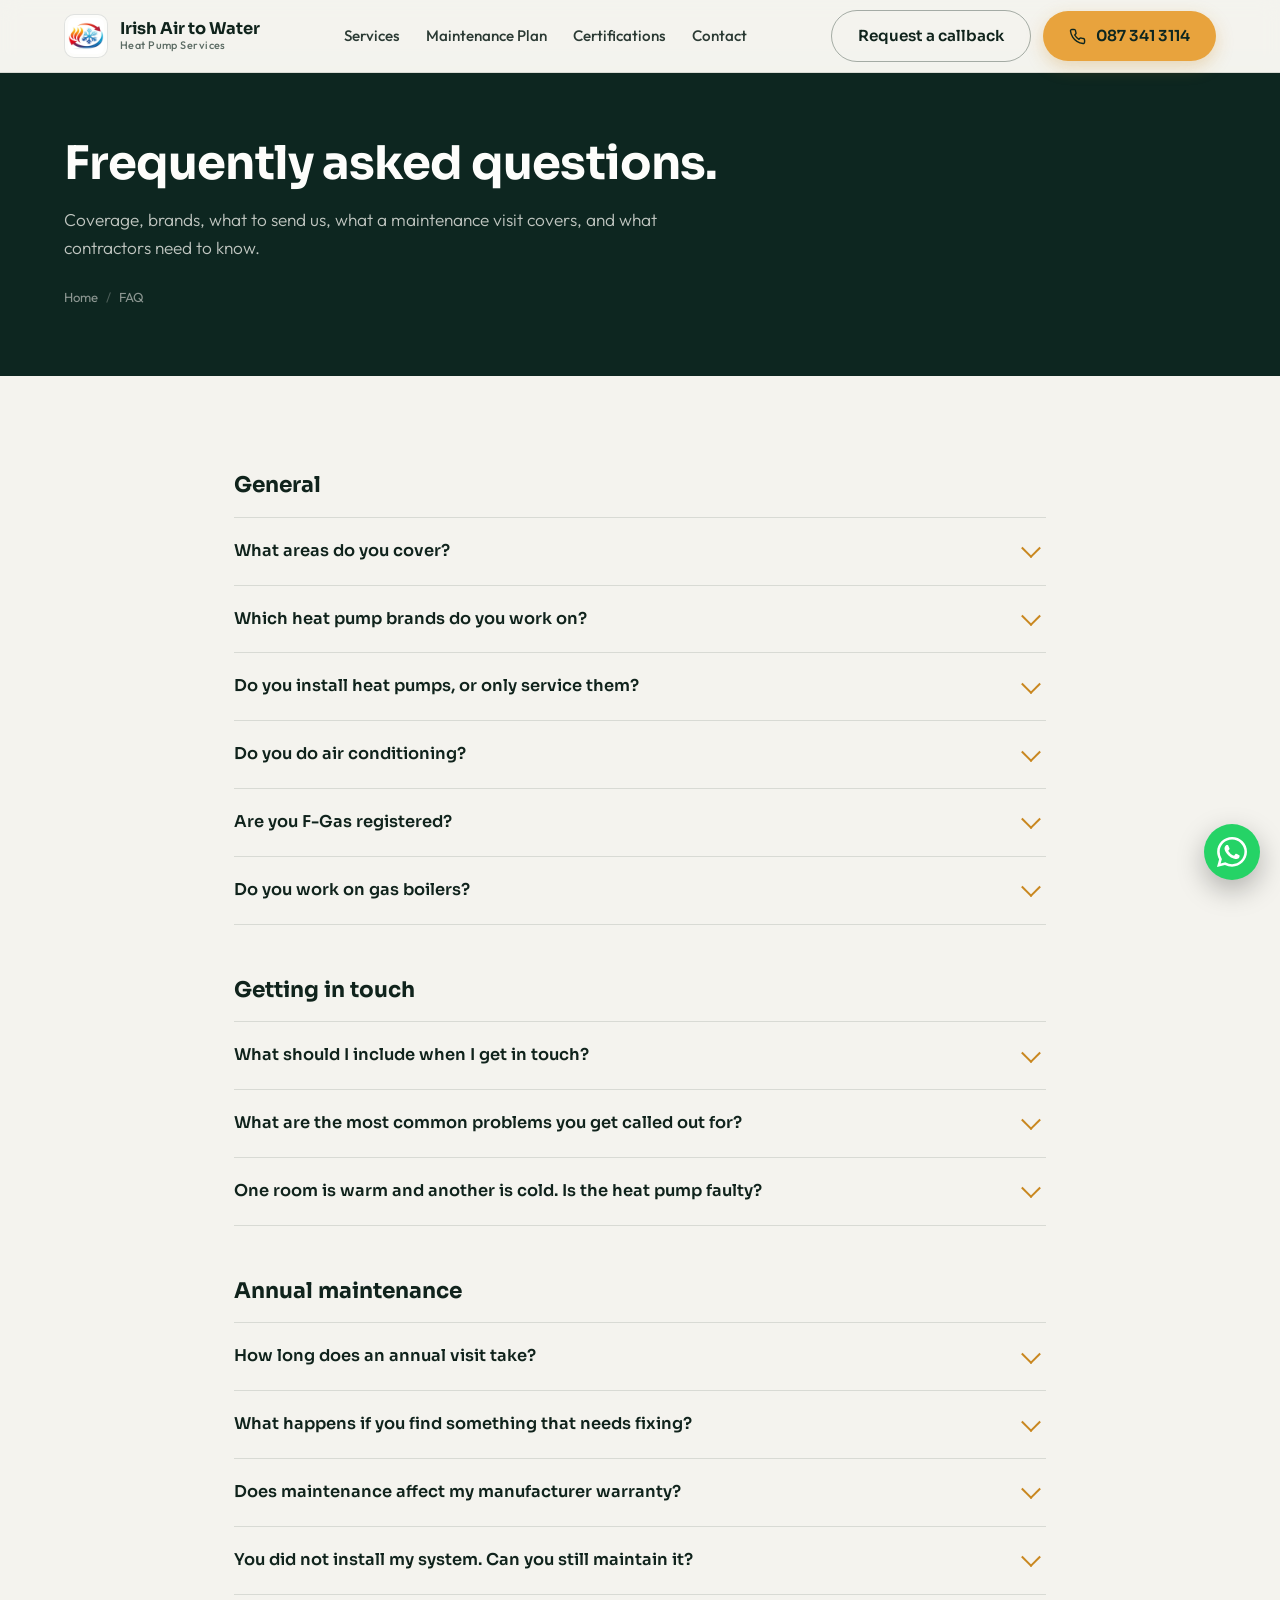
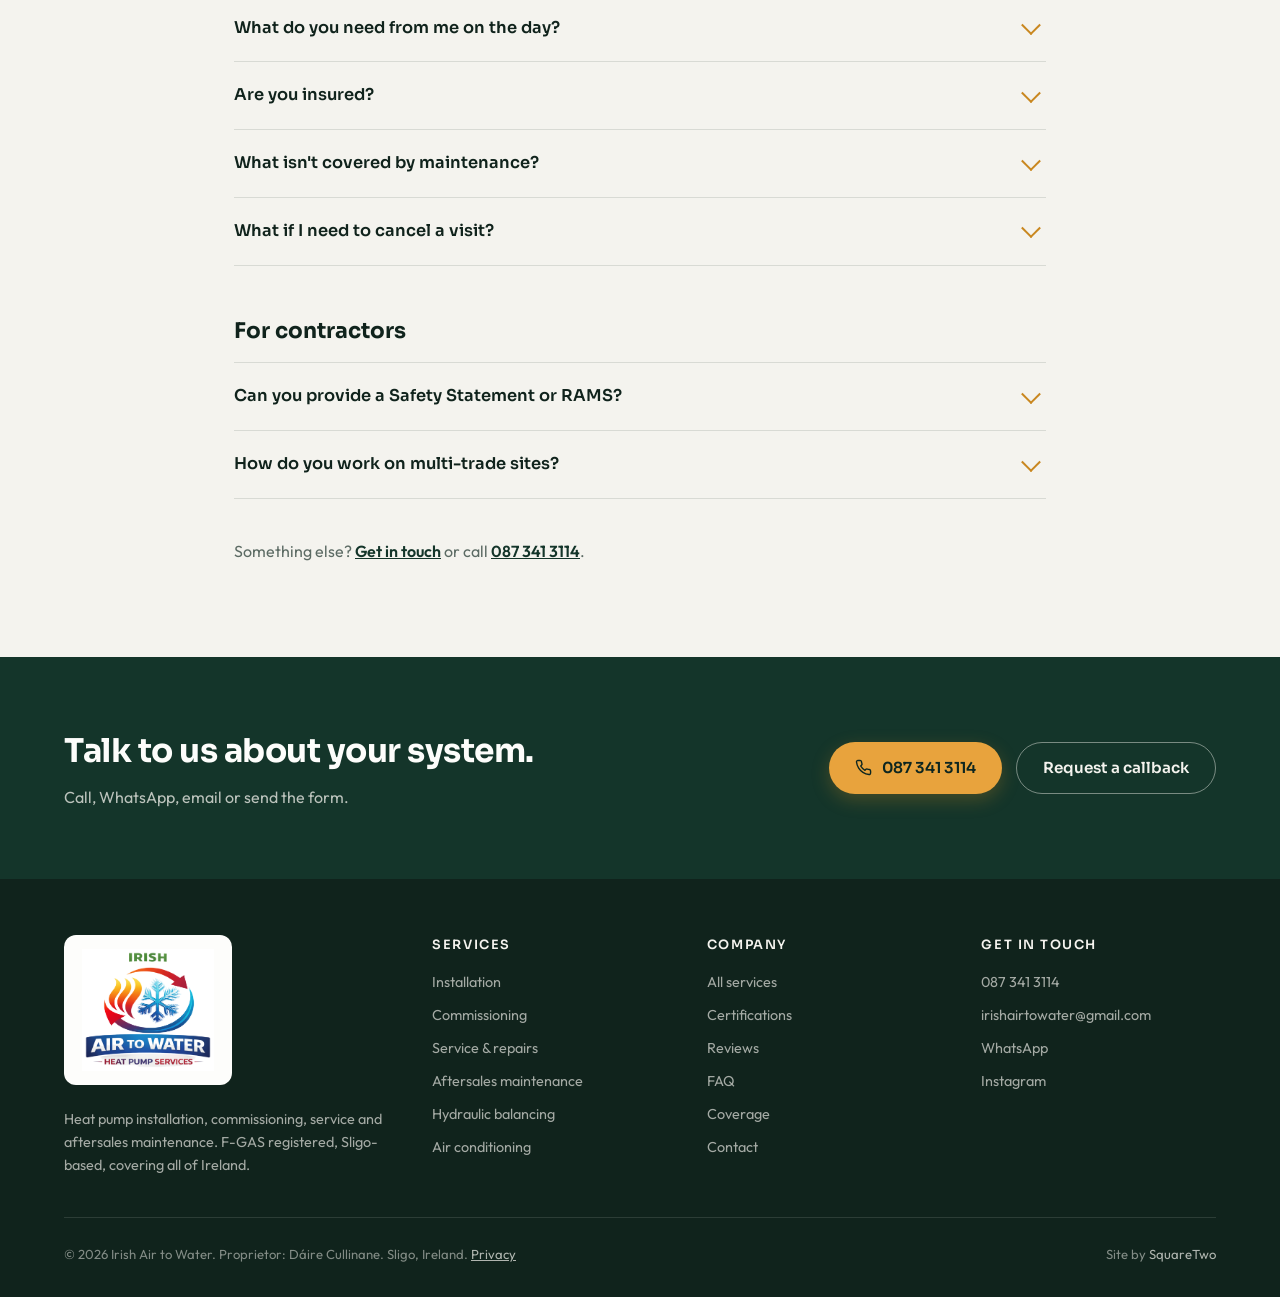
<file: faq.html>
<!DOCTYPE html>
<html lang="en-IE">
<head>
<script>document.documentElement.className+=' js';</script>
<meta charset="UTF-8">
<meta name="viewport" content="width=device-width, initial-scale=1.0">
<title>Heat Pump FAQ | Irish Air to Water, Sligo</title>
<meta name="description" content="Coverage, brands, what to send when you get in touch, what an annual maintenance visit covers, and what contractors need. Straight answers from Irish Air to Water.">
<link rel="canonical" href="https://irishairtowater.com/faq">
<meta property="og:type" content="website">
<meta property="og:site_name" content="Irish Air to Water">
<meta property="og:title" content="Heat Pump FAQ | Irish Air to Water, Sligo">
<meta property="og:description" content="Coverage, brands, what to send when you get in touch, what an annual maintenance visit covers, and what contractors need. Straight answers from Irish Air to Water.">
<meta property="og:url" content="https://irishairtowater.com/faq">
<meta property="og:locale" content="en_IE">
<meta property="og:image" content="https://irishairtowater.com/images/og-image.jpg">
<meta property="og:image:width" content="1200">
<meta property="og:image:height" content="630">
<meta property="og:image:alt" content="Air-to-water heat pump outdoor unit installed by Irish Air to Water">
<meta name="twitter:card" content="summary_large_image">
<meta name="theme-color" content="#0d2620">
<link rel="icon" href="images/logo-mark.png" type="image/png">
<link rel="apple-touch-icon" href="images/logo-mark.png">
<link rel="preconnect" href="https://fonts.googleapis.com">
<link rel="preconnect" href="https://fonts.gstatic.com" crossorigin>
<link href="https://fonts.googleapis.com/css2?family=Sora:wght@400;500;600;700&family=Outfit:wght@300;400;500;600&display=swap" rel="stylesheet">
<link rel="stylesheet" href="assets/styles.css?v=e7062da5">
<script type="application/ld+json">{"@context": "https://schema.org", "@type": "HVACBusiness", "@id": "https://irishairtowater.com/#business", "name": "Irish Air to Water", "description": "Air-to-water heat pump specialist and air conditioning installer. Commissioning, service and repairs, aftersales maintenance, and domestic and commercial air conditioning. F-GAS registered, Sligo-based, covering all of Ireland.", "url": "https://irishairtowater.com", "telephone": "+353 87 341 3114", "email": "irishairtowater@gmail.com", "founder": {"@type": "Person", "name": "Dáire Cullinane", "jobTitle": "Proprietor"}, "address": {"@type": "PostalAddress", "addressLocality": "Sligo", "addressRegion": "County Sligo", "addressCountry": "IE"}, "areaServed": {"@type": "Country", "name": "Ireland"}, "sameAs": ["https://www.instagram.com/irish_airtowater"], "knowsAbout": ["Air to water heat pumps", "F-Gas refrigerant handling", "Heat pump commissioning", "Hydraulic balancing", "R290 propane heat pumps", "Air conditioning installation", "Cassette and underceiling air conditioning", "VRV and VRF systems"], "makesOffer": [{"@type": "Offer", "itemOffered": {"@type": "Service", "name": "Heat pump installation"}}, {"@type": "Offer", "itemOffered": {"@type": "Service", "name": "Heat pump commissioning"}}, {"@type": "Offer", "itemOffered": {"@type": "Service", "name": "Heat pump service and repairs"}}, {"@type": "Offer", "itemOffered": {"@type": "Service", "name": "Aftersales maintenance"}}, {"@type": "Offer", "itemOffered": {"@type": "Service", "name": "Annual maintenance visit"}}, {"@type": "Offer", "itemOffered": {"@type": "Service", "name": "Hydraulic balancing"}}, {"@type": "Offer", "itemOffered": {"@type": "Service", "name": "Domestic air conditioning installation and service"}}, {"@type": "Offer", "itemOffered": {"@type": "Service", "name": "Commercial air conditioning installation and service"}}, {"@type": "Offer", "itemOffered": {"@type": "Service", "name": "VRV and VRF multi-unit air conditioning systems"}}], "hasCredential": [{"@type": "EducationalOccupationalCredential", "name": "F-Gas Registered"}, {"@type": "EducationalOccupationalCredential", "name": "QQI Level 6 Advanced Certificate, Craft - Refrigeration and Air Conditioning"}, {"@type": "EducationalOccupationalCredential", "name": "Grant Aerona R290 Air Source Heat Pump Course"}]}</script>
<script type="application/ld+json">{"@context": "https://schema.org", "@type": "FAQPage", "mainEntity": [{"@type": "Question", "name": "What areas do you cover?", "acceptedAnswer": {"@type": "Answer", "text": "We are based in Sligo and cover all of Ireland, for both domestic and commercial systems."}}, {"@type": "Question", "name": "Which heat pump brands do you work on?", "acceptedAnswer": {"@type": "Answer", "text": "MasterTherm, Mitsubishi Electric, Mitsubishi Heavy Industries, Panasonic and Samsung. We have experience commissioning, servicing and maintaining a wide range of domestic and commercial air-to-water systems."}}, {"@type": "Question", "name": "Do you install heat pumps, or only service them?", "acceptedAnswer": {"@type": "Answer", "text": "Both. We install domestic and commercial air-to-water heat pump systems through to commissioning and handover: siting and mounting of outdoor and indoor units, refrigerant pipework, hot water cylinder installation, first-fix and second-fix pipework and electrical connections, and system handover."}}, {"@type": "Question", "name": "Do you do air conditioning?", "acceptedAnswer": {"@type": "Answer", "text": "Yes. Installation and service of high wall domestic air conditioners, and of commercial systems including cassette and underceiling units and multi-unit VRV/VRF systems."}}, {"@type": "Question", "name": "Are you F-Gas registered?", "acceptedAnswer": {"@type": "Answer", "text": "Yes. Under F-Gas Regulations, only personnel holding a valid F-Gas personal certificate may work on a refrigerant circuit. Refrigerant is recovered using certified recovery equipment and is never vented to atmosphere."}}, {"@type": "Question", "name": "Do you work on gas boilers?", "acceptedAnswer": {"@type": "Answer", "text": "No. Gas boiler and gas appliance work is separate to heat pump maintenance and outside our scope."}}, {"@type": "Question", "name": "What should I include when I get in touch?", "acceptedAnswer": {"@type": "Answer", "text": "Your county, the system brand and model, and whether it's commissioning or service and maintenance. If there's an alarm, include the code or a photo of the display."}}, {"@type": "Question", "name": "What are the most common problems you get called out for?", "acceptedAnswer": {"@type": "Answer", "text": "High electricity bills or low efficiency, the heat pump cycling on and off, hot water not reaching temperature, cold rooms or poor heat output, and noise, alarms or frequent defrost. If you're seeing any of these, they're usually fixable with the right checks."}}, {"@type": "Question", "name": "One room is warm and another is cold. Is the heat pump faulty?", "acceptedAnswer": {"@type": "Answer", "text": "Not necessarily. Sometimes the heat source is not the problem. Short loops get too much flow and long loops get too little, so one room runs warm while another sits cool. Hydraulic balancing identifies the uneven flow distribution and adjusts the flow meter circuit by circuit for more even room temperatures."}}, {"@type": "Question", "name": "How long does an annual visit take?", "acceptedAnswer": {"@type": "Answer", "text": "A standard visit takes up to around 90 minutes. If it genuinely takes a little longer to complete the standard checks, that is covered, at no extra charge."}}, {"@type": "Question", "name": "What happens if you find something that needs fixing?", "acceptedAnswer": {"@type": "Answer", "text": "We will always explain it and agree a price with you before doing the work. The only exception is an immediate safety issue, for example an electrical or refrigerant hazard, where we will make the system safe first and explain afterwards."}}, {"@type": "Question", "name": "Does maintenance affect my manufacturer warranty?", "acceptedAnswer": {"@type": "Answer", "text": "Most manufacturers require proof of regular professional servicing to keep an extended warranty valid, so having us service your system each year helps you stay eligible for your brand's full extended warranty cover."}}, {"@type": "Question", "name": "You did not install my system. Can you still maintain it?", "acceptedAnswer": {"@type": "Answer", "text": "Yes. If the system was not originally installed by Irish Air to Water, an initial inspection is required before it can be taken on for ongoing maintenance. That initial inspection is chargeable and separate to the annual visit."}}, {"@type": "Question", "name": "What do you need from me on the day?", "acceptedAnswer": {"@type": "Answer", "text": "Safe, reasonable access to the indoor and outdoor units, and the outdoor unit kept clear of obstructions such as planting, snow and stored items, so we can access it and it can operate properly."}}, {"@type": "Question", "name": "Are you insured?", "acceptedAnswer": {"@type": "Answer", "text": "Our work is covered under our Combined Liability insurance, which includes Public and Products Liability and Employers' Liability."}}, {"@type": "Question", "name": "What isn't covered by maintenance?", "acceptedAnswer": {"@type": "Answer", "text": "Maintenance doesn't cover damage from misuse, unauthorised modification, power surges, frost damage from the system being left switched off, or storm, flood or lightning damage. These would be treated as chargeable repair work."}}, {"@type": "Question", "name": "What if I need to cancel a visit?", "acceptedAnswer": {"@type": "Answer", "text": "Please give at least 24 hours' notice. A call-out charge applies if we attend and cannot gain access, or if the visit is cancelled with less than 24 hours' notice."}}, {"@type": "Question", "name": "Can you provide a Safety Statement or RAMS?", "acceptedAnswer": {"@type": "Answer", "text": "Our company Safety Statement, prepared under Section 20 of the Safety, Health and Welfare at Work Act 2005, is provided to main contractors, mechanical contractors and other parties on request. It is a general company document and does not replace RAMS, method statements, permits-to-work or site inductions, which are prepared separately where required."}}, {"@type": "Question", "name": "How do you work on multi-trade sites?", "acceptedAnswer": {"@type": "Answer", "text": "A site briefing or induction is completed on arrival. F-Gas certification is checked before work commences, and safe isolation (isolate, lock off, prove dead) is followed before any electrical work. Electrical installation work is carried out in accordance with the National Rules for Electrical Installations (I.S. 10101); where the scope requires a Registered Electrical Contractor, this is arranged and coordinated."}}]}</script>
<script type="application/ld+json">{"@context": "https://schema.org", "@type": "BreadcrumbList", "itemListElement": [{"@type": "ListItem", "position": 1, "name": "Home", "item": "https://irishairtowater.com/"}, {"@type": "ListItem", "position": 2, "name": "FAQ"}]}</script>
</head>
<body>
<a class="skip-link" href="#main">Skip to content</a>
<header>
  <div class="wrap nav">
    <a class="brand" href="index.html">
      <img class="brand-logo-img" src="images/logo-mark.png" alt="" width="44" height="44">
      <div class="brand-name">Irish Air to Water<small>Heat Pump Services</small></div>
    </a>
    <ul class="nav-links"><li><a href="services.html">Services</a></li><li><a href="maintenance.html">Maintenance Plan</a></li><li><a href="certifications.html">Certifications</a></li><li><a href="contact.html">Contact</a></li></ul>
    <div class="nav-cta">
      <a class="btn btn-ghost" href="contact.html">Request a callback</a>
      <a class="btn btn-amber nav-call" href="tel:+353873413114" aria-label="Call 087 341 3114"><svg viewBox="0 0 24 24" fill="none" stroke="currentColor" stroke-width="2" stroke-linecap="round" stroke-linejoin="round"><path d="M22 16.92v3a2 2 0 0 1-2.18 2 19.79 19.79 0 0 1-8.63-3.07 19.5 19.5 0 0 1-6-6 19.79 19.79 0 0 1-3.07-8.67A2 2 0 0 1 4.11 2h3a2 2 0 0 1 2 1.72 12.84 12.84 0 0 0 .7 2.81 2 2 0 0 1-.45 2.11L8.09 9.91a16 16 0 0 0 6 6l1.27-1.27a2 2 0 0 1 2.11-.45 12.84 12.84 0 0 0 2.81.7A2 2 0 0 1 22 16.92z"/></svg><span>087 341 3114</span></a>
      <button class="nav-toggle" type="button" aria-expanded="false" aria-controls="mobile-panel" aria-label="Menu">
        <span></span><span></span><span></span>
      </button>
    </div>
  </div>
  <div class="mobile-panel" id="mobile-panel">
    <ul><li><a href="index.html">Home</a></li><li><a href="services.html">Services</a></li><li><a href="maintenance.html">Maintenance Plan</a></li><li><a href="certifications.html">Certifications</a></li><li><a href="contact.html">Contact</a></li></ul>
    <div class="mobile-actions">
      <a class="btn btn-amber" href="tel:+353873413114"><svg viewBox="0 0 24 24" fill="none" stroke="currentColor" stroke-width="2" stroke-linecap="round" stroke-linejoin="round"><path d="M22 16.92v3a2 2 0 0 1-2.18 2 19.79 19.79 0 0 1-8.63-3.07 19.5 19.5 0 0 1-6-6 19.79 19.79 0 0 1-3.07-8.67A2 2 0 0 1 4.11 2h3a2 2 0 0 1 2 1.72 12.84 12.84 0 0 0 .7 2.81 2 2 0 0 1-.45 2.11L8.09 9.91a16 16 0 0 0 6 6l1.27-1.27a2 2 0 0 1 2.11-.45 12.84 12.84 0 0 0 2.81.7A2 2 0 0 1 22 16.92z"/></svg>Call 087 341 3114</a>
      <a class="btn btn-ghost" href="contact.html">Request a callback</a>
    </div>
  </div>
</header>
<main id="main">

<section class="page-hero">
  <div class="wrap">
    <h1>Frequently asked questions.</h1>
    <p>Coverage, brands, what to send us, what a maintenance visit covers, and what contractors need to know.</p>
    <ul class="crumbs"><li><a href="index.html">Home</a></li><li>FAQ</li></ul>
  </div>
</section>

<section>
  <div class="wrap-narrow">
    <div class="faq-group reveal"><h2>General</h2><div class="faq">
<div class="faq-item">
  <h3><button class="faq-q" type="button" aria-expanded="false" aria-controls="faq-a-1" id="faq-q-1">What areas do you cover?</button></h3>
  <div class="faq-a" id="faq-a-1" role="region" aria-labelledby="faq-q-1"><p>We are based in Sligo and cover all of Ireland, for both domestic and commercial systems.</p></div>
</div>
<div class="faq-item">
  <h3><button class="faq-q" type="button" aria-expanded="false" aria-controls="faq-a-2" id="faq-q-2">Which heat pump brands do you work on?</button></h3>
  <div class="faq-a" id="faq-a-2" role="region" aria-labelledby="faq-q-2"><p>MasterTherm, Mitsubishi Electric, Mitsubishi Heavy Industries, Panasonic and Samsung. We have experience commissioning, servicing and maintaining a wide range of domestic and commercial air-to-water systems.</p></div>
</div>
<div class="faq-item">
  <h3><button class="faq-q" type="button" aria-expanded="false" aria-controls="faq-a-3" id="faq-q-3">Do you install heat pumps, or only service them?</button></h3>
  <div class="faq-a" id="faq-a-3" role="region" aria-labelledby="faq-q-3"><p>Both. We install domestic and commercial air-to-water heat pump systems through to commissioning and handover: siting and mounting of outdoor and indoor units, refrigerant pipework, hot water cylinder installation, first-fix and second-fix pipework and electrical connections, and system handover.</p></div>
</div>
<div class="faq-item">
  <h3><button class="faq-q" type="button" aria-expanded="false" aria-controls="faq-a-4" id="faq-q-4">Do you do air conditioning?</button></h3>
  <div class="faq-a" id="faq-a-4" role="region" aria-labelledby="faq-q-4"><p>Yes. Installation and service of high wall domestic air conditioners, and of commercial systems including cassette and underceiling units and multi-unit VRV/VRF systems.</p></div>
</div>
<div class="faq-item">
  <h3><button class="faq-q" type="button" aria-expanded="false" aria-controls="faq-a-5" id="faq-q-5">Are you F-Gas registered?</button></h3>
  <div class="faq-a" id="faq-a-5" role="region" aria-labelledby="faq-q-5"><p>Yes. Under F-Gas Regulations, only personnel holding a valid F-Gas personal certificate may work on a refrigerant circuit. Refrigerant is recovered using certified recovery equipment and is never vented to atmosphere.</p></div>
</div>
<div class="faq-item">
  <h3><button class="faq-q" type="button" aria-expanded="false" aria-controls="faq-a-6" id="faq-q-6">Do you work on gas boilers?</button></h3>
  <div class="faq-a" id="faq-a-6" role="region" aria-labelledby="faq-q-6"><p>No. Gas boiler and gas appliance work is separate to heat pump maintenance and outside our scope.</p></div>
</div>
</div></div><div class="faq-group reveal"><h2>Getting in touch</h2><div class="faq">
<div class="faq-item">
  <h3><button class="faq-q" type="button" aria-expanded="false" aria-controls="faq-a-7" id="faq-q-7">What should I include when I get in touch?</button></h3>
  <div class="faq-a" id="faq-a-7" role="region" aria-labelledby="faq-q-7"><p>Your county, the system brand and model, and whether it's commissioning or service and maintenance. If there's an alarm, include the code or a photo of the display.</p></div>
</div>
<div class="faq-item">
  <h3><button class="faq-q" type="button" aria-expanded="false" aria-controls="faq-a-8" id="faq-q-8">What are the most common problems you get called out for?</button></h3>
  <div class="faq-a" id="faq-a-8" role="region" aria-labelledby="faq-q-8"><p>High electricity bills or low efficiency, the heat pump cycling on and off, hot water not reaching temperature, cold rooms or poor heat output, and noise, alarms or frequent defrost. If you're seeing any of these, they're usually fixable with the right checks.</p></div>
</div>
<div class="faq-item">
  <h3><button class="faq-q" type="button" aria-expanded="false" aria-controls="faq-a-9" id="faq-q-9">One room is warm and another is cold. Is the heat pump faulty?</button></h3>
  <div class="faq-a" id="faq-a-9" role="region" aria-labelledby="faq-q-9"><p>Not necessarily. Sometimes the heat source is not the problem. Short loops get too much flow and long loops get too little, so one room runs warm while another sits cool. Hydraulic balancing identifies the uneven flow distribution and adjusts the flow meter circuit by circuit for more even room temperatures.</p></div>
</div>
</div></div><div class="faq-group reveal"><h2>Annual maintenance</h2><div class="faq">
<div class="faq-item">
  <h3><button class="faq-q" type="button" aria-expanded="false" aria-controls="faq-a-10" id="faq-q-10">How long does an annual visit take?</button></h3>
  <div class="faq-a" id="faq-a-10" role="region" aria-labelledby="faq-q-10"><p>A standard visit takes up to around 90 minutes. If it genuinely takes a little longer to complete the standard checks, that is covered, at no extra charge.</p></div>
</div>
<div class="faq-item">
  <h3><button class="faq-q" type="button" aria-expanded="false" aria-controls="faq-a-11" id="faq-q-11">What happens if you find something that needs fixing?</button></h3>
  <div class="faq-a" id="faq-a-11" role="region" aria-labelledby="faq-q-11"><p>We will always explain it and agree a price with you before doing the work. The only exception is an immediate safety issue, for example an electrical or refrigerant hazard, where we will make the system safe first and explain afterwards.</p></div>
</div>
<div class="faq-item">
  <h3><button class="faq-q" type="button" aria-expanded="false" aria-controls="faq-a-12" id="faq-q-12">Does maintenance affect my manufacturer warranty?</button></h3>
  <div class="faq-a" id="faq-a-12" role="region" aria-labelledby="faq-q-12"><p>Most manufacturers require proof of regular professional servicing to keep an extended warranty valid, so having us service your system each year helps you stay eligible for your brand's full extended warranty cover.</p></div>
</div>
<div class="faq-item">
  <h3><button class="faq-q" type="button" aria-expanded="false" aria-controls="faq-a-13" id="faq-q-13">You did not install my system. Can you still maintain it?</button></h3>
  <div class="faq-a" id="faq-a-13" role="region" aria-labelledby="faq-q-13"><p>Yes. If the system was not originally installed by Irish Air to Water, an initial inspection is required before it can be taken on for ongoing maintenance. That initial inspection is chargeable and separate to the annual visit.</p></div>
</div>
<div class="faq-item">
  <h3><button class="faq-q" type="button" aria-expanded="false" aria-controls="faq-a-14" id="faq-q-14">What do you need from me on the day?</button></h3>
  <div class="faq-a" id="faq-a-14" role="region" aria-labelledby="faq-q-14"><p>Safe, reasonable access to the indoor and outdoor units, and the outdoor unit kept clear of obstructions such as planting, snow and stored items, so we can access it and it can operate properly.</p></div>
</div>
<div class="faq-item">
  <h3><button class="faq-q" type="button" aria-expanded="false" aria-controls="faq-a-15" id="faq-q-15">Are you insured?</button></h3>
  <div class="faq-a" id="faq-a-15" role="region" aria-labelledby="faq-q-15"><p>Our work is covered under our Combined Liability insurance, which includes Public and Products Liability and Employers' Liability.</p></div>
</div>
<div class="faq-item">
  <h3><button class="faq-q" type="button" aria-expanded="false" aria-controls="faq-a-16" id="faq-q-16">What isn't covered by maintenance?</button></h3>
  <div class="faq-a" id="faq-a-16" role="region" aria-labelledby="faq-q-16"><p>Maintenance doesn't cover damage from misuse, unauthorised modification, power surges, frost damage from the system being left switched off, or storm, flood or lightning damage. These would be treated as chargeable repair work.</p></div>
</div>
<div class="faq-item">
  <h3><button class="faq-q" type="button" aria-expanded="false" aria-controls="faq-a-17" id="faq-q-17">What if I need to cancel a visit?</button></h3>
  <div class="faq-a" id="faq-a-17" role="region" aria-labelledby="faq-q-17"><p>Please give at least 24 hours' notice. A call-out charge applies if we attend and cannot gain access, or if the visit is cancelled with less than 24 hours' notice.</p></div>
</div>
</div></div><div class="faq-group reveal"><h2>For contractors</h2><div class="faq">
<div class="faq-item">
  <h3><button class="faq-q" type="button" aria-expanded="false" aria-controls="faq-a-18" id="faq-q-18">Can you provide a Safety Statement or RAMS?</button></h3>
  <div class="faq-a" id="faq-a-18" role="region" aria-labelledby="faq-q-18"><p>Our company Safety Statement, prepared under Section 20 of the Safety, Health and Welfare at Work Act 2005, is provided to main contractors, mechanical contractors and other parties on request. It is a general company document and does not replace RAMS, method statements, permits-to-work or site inductions, which are prepared separately where required.</p></div>
</div>
<div class="faq-item">
  <h3><button class="faq-q" type="button" aria-expanded="false" aria-controls="faq-a-19" id="faq-q-19">How do you work on multi-trade sites?</button></h3>
  <div class="faq-a" id="faq-a-19" role="region" aria-labelledby="faq-q-19"><p>A site briefing or induction is completed on arrival. F-Gas certification is checked before work commences, and safe isolation (isolate, lock off, prove dead) is followed before any electrical work. Electrical installation work is carried out in accordance with the National Rules for Electrical Installations (I.S. 10101); where the scope requires a Registered Electrical Contractor, this is arranged and coordinated.</p></div>
</div>
</div></div>
    <p class="faq-more">Something else? <a href="contact.html">Get in touch</a> or call <a href="tel:+353873413114">087 341 3114</a>.</p>
  </div>
</section>

<section class="cta-band">
  <div class="wrap cta-inner">
    <div>
      <h2>Talk to us about your system.</h2>
      <p>Call, WhatsApp, email or send the form.</p>
    </div>
    <div class="cta-actions">
      <a class="btn btn-amber" href="tel:+353873413114"><svg viewBox="0 0 24 24" fill="none" stroke="currentColor" stroke-width="2" stroke-linecap="round" stroke-linejoin="round"><path d="M22 16.92v3a2 2 0 0 1-2.18 2 19.79 19.79 0 0 1-8.63-3.07 19.5 19.5 0 0 1-6-6 19.79 19.79 0 0 1-3.07-8.67A2 2 0 0 1 4.11 2h3a2 2 0 0 1 2 1.72 12.84 12.84 0 0 0 .7 2.81 2 2 0 0 1-.45 2.11L8.09 9.91a16 16 0 0 0 6 6l1.27-1.27a2 2 0 0 1 2.11-.45 12.84 12.84 0 0 0 2.81.7A2 2 0 0 1 22 16.92z"/></svg>087 341 3114</a>
      <a class="btn btn-ghost-light" href="contact.html">Request a callback</a>
    </div>
  </div>
</section>

</main>
<footer>
  <div class="wrap">
    <div class="foot-grid">
      <div>
        <div class="foot-logo"><img src="images/logo.png" alt="Irish Air to Water, Heat Pump Services" width="729" height="674" loading="lazy" decoding="async"></div>
        <p>Heat pump installation, commissioning, service and aftersales maintenance. F-GAS registered, Sligo-based, covering all of Ireland.</p>
      </div>
      <div>
        <h4>Services</h4>
        <ul>
          <li><a href="installation.html">Installation</a></li>
          <li><a href="commissioning.html">Commissioning</a></li>
          <li><a href="repairs.html">Service &amp; repairs</a></li>
          <li><a href="maintenance.html">Aftersales maintenance</a></li>
          <li><a href="hydraulic-balancing.html">Hydraulic balancing</a></li>
          <li><a href="air-conditioning.html">Air conditioning</a></li>
        </ul>
      </div>
      <div>
        <h4>Company</h4>
        <ul>
          <li><a href="services.html">All services</a></li>
          <li><a href="certifications.html">Certifications</a></li>
          <li><a href="reviews.html">Reviews</a></li>
          <li><a href="faq.html">FAQ</a></li>
          <li><a href="index.html#coverage">Coverage</a></li>
          <li><a href="contact.html">Contact</a></li>
        </ul>
      </div>
      <div>
        <h4>Get in touch</h4>
        <ul>
          <li><a href="tel:+353873413114">087 341 3114</a></li>
          <li><a href="mailto:irishairtowater@gmail.com">irishairtowater@gmail.com</a></li>
          <li><a href="https://wa.me/353873413114" target="_blank" rel="noopener">WhatsApp</a></li>
          <li><a href="https://www.instagram.com/irish_airtowater" target="_blank" rel="noopener">Instagram</a></li>
        </ul>
      </div>
    </div>
    <div class="foot-bottom">
      <div>&copy; 2026 Irish Air to Water. Proprietor: D&aacute;ire Cullinane. Sligo, Ireland. <a href="privacy.html">Privacy</a></div>
      <div>Site by <a href="https://squaretwo.ie" target="_blank" rel="noopener" style="text-decoration:none">SquareTwo</a></div>
    </div>
  </div>
</footer>
<a class="wa-float" href="https://wa.me/353873413114" target="_blank" rel="noopener" aria-label="Message us on WhatsApp"><svg viewBox="0 0 24 24" fill="currentColor"><path d="M17.472 14.382c-.297-.149-1.758-.867-2.03-.967-.273-.099-.471-.148-.67.15-.197.297-.767.966-.94 1.164-.173.199-.347.223-.644.075-.297-.15-1.255-.463-2.39-1.475-.883-.788-1.48-1.761-1.653-2.059-.173-.297-.018-.458.13-.606.134-.133.298-.347.446-.52.149-.174.198-.298.298-.497.099-.198.05-.371-.025-.52-.075-.149-.669-1.612-.916-2.207-.242-.579-.487-.5-.669-.51a12.8 12.8 0 0 0-.57-.01c-.198 0-.52.074-.792.372-.272.297-1.04 1.016-1.04 2.479 0 1.462 1.065 2.875 1.213 3.074.149.198 2.096 3.2 5.077 4.487.709.306 1.262.489 1.694.625.712.227 1.36.195 1.871.118.571-.085 1.758-.719 2.006-1.413.248-.694.248-1.289.173-1.413-.074-.124-.272-.198-.57-.347m-5.421 7.403h-.004a9.87 9.87 0 0 1-5.031-1.378l-.361-.214-3.741.982.998-3.648-.235-.374a9.86 9.86 0 0 1-1.51-5.26c.001-5.45 4.436-9.884 9.888-9.884a9.82 9.82 0 0 1 6.988 2.896 9.82 9.82 0 0 1 2.893 6.994c-.003 5.45-4.437 9.885-9.885 9.885M20.52 3.449C18.24 1.245 15.24 0 12.045 0 5.463 0 .104 5.334.101 11.893c0 2.096.549 4.142 1.595 5.945L0 24l6.335-1.652a12 12 0 0 0 5.71 1.447h.006c6.585 0 11.946-5.335 11.949-11.896 0-3.176-1.24-6.165-3.495-8.411"/></svg></a>
<nav class="call-bar" aria-label="Call or message">
  <a href="tel:+353873413114"><svg viewBox="0 0 24 24" fill="none" stroke="currentColor" stroke-width="2" stroke-linecap="round" stroke-linejoin="round"><path d="M22 16.92v3a2 2 0 0 1-2.18 2 19.79 19.79 0 0 1-8.63-3.07 19.5 19.5 0 0 1-6-6 19.79 19.79 0 0 1-3.07-8.67A2 2 0 0 1 4.11 2h3a2 2 0 0 1 2 1.72 12.84 12.84 0 0 0 .7 2.81 2 2 0 0 1-.45 2.11L8.09 9.91a16 16 0 0 0 6 6l1.27-1.27a2 2 0 0 1 2.11-.45 12.84 12.84 0 0 0 2.81.7A2 2 0 0 1 22 16.92z"/></svg>Call 087 341 3114</a>
  <a class="call-bar-wa" href="https://wa.me/353873413114" target="_blank" rel="noopener"><svg viewBox="0 0 24 24" fill="currentColor"><path d="M17.472 14.382c-.297-.149-1.758-.867-2.03-.967-.273-.099-.471-.148-.67.15-.197.297-.767.966-.94 1.164-.173.199-.347.223-.644.075-.297-.15-1.255-.463-2.39-1.475-.883-.788-1.48-1.761-1.653-2.059-.173-.297-.018-.458.13-.606.134-.133.298-.347.446-.52.149-.174.198-.298.298-.497.099-.198.05-.371-.025-.52-.075-.149-.669-1.612-.916-2.207-.242-.579-.487-.5-.669-.51a12.8 12.8 0 0 0-.57-.01c-.198 0-.52.074-.792.372-.272.297-1.04 1.016-1.04 2.479 0 1.462 1.065 2.875 1.213 3.074.149.198 2.096 3.2 5.077 4.487.709.306 1.262.489 1.694.625.712.227 1.36.195 1.871.118.571-.085 1.758-.719 2.006-1.413.248-.694.248-1.289.173-1.413-.074-.124-.272-.198-.57-.347m-5.421 7.403h-.004a9.87 9.87 0 0 1-5.031-1.378l-.361-.214-3.741.982.998-3.648-.235-.374a9.86 9.86 0 0 1-1.51-5.26c.001-5.45 4.436-9.884 9.888-9.884a9.82 9.82 0 0 1 6.988 2.896 9.82 9.82 0 0 1 2.893 6.994c-.003 5.45-4.437 9.885-9.885 9.885M20.52 3.449C18.24 1.245 15.24 0 12.045 0 5.463 0 .104 5.334.101 11.893c0 2.096.549 4.142 1.595 5.945L0 24l6.335-1.652a12 12 0 0 0 5.71 1.447h.006c6.585 0 11.946-5.335 11.949-11.896 0-3.176-1.24-6.165-3.495-8.411"/></svg>WhatsApp</a>
</nav>
<script src="assets/main.js?v=93c4f36d"></script>
</body>
</html>
</file>
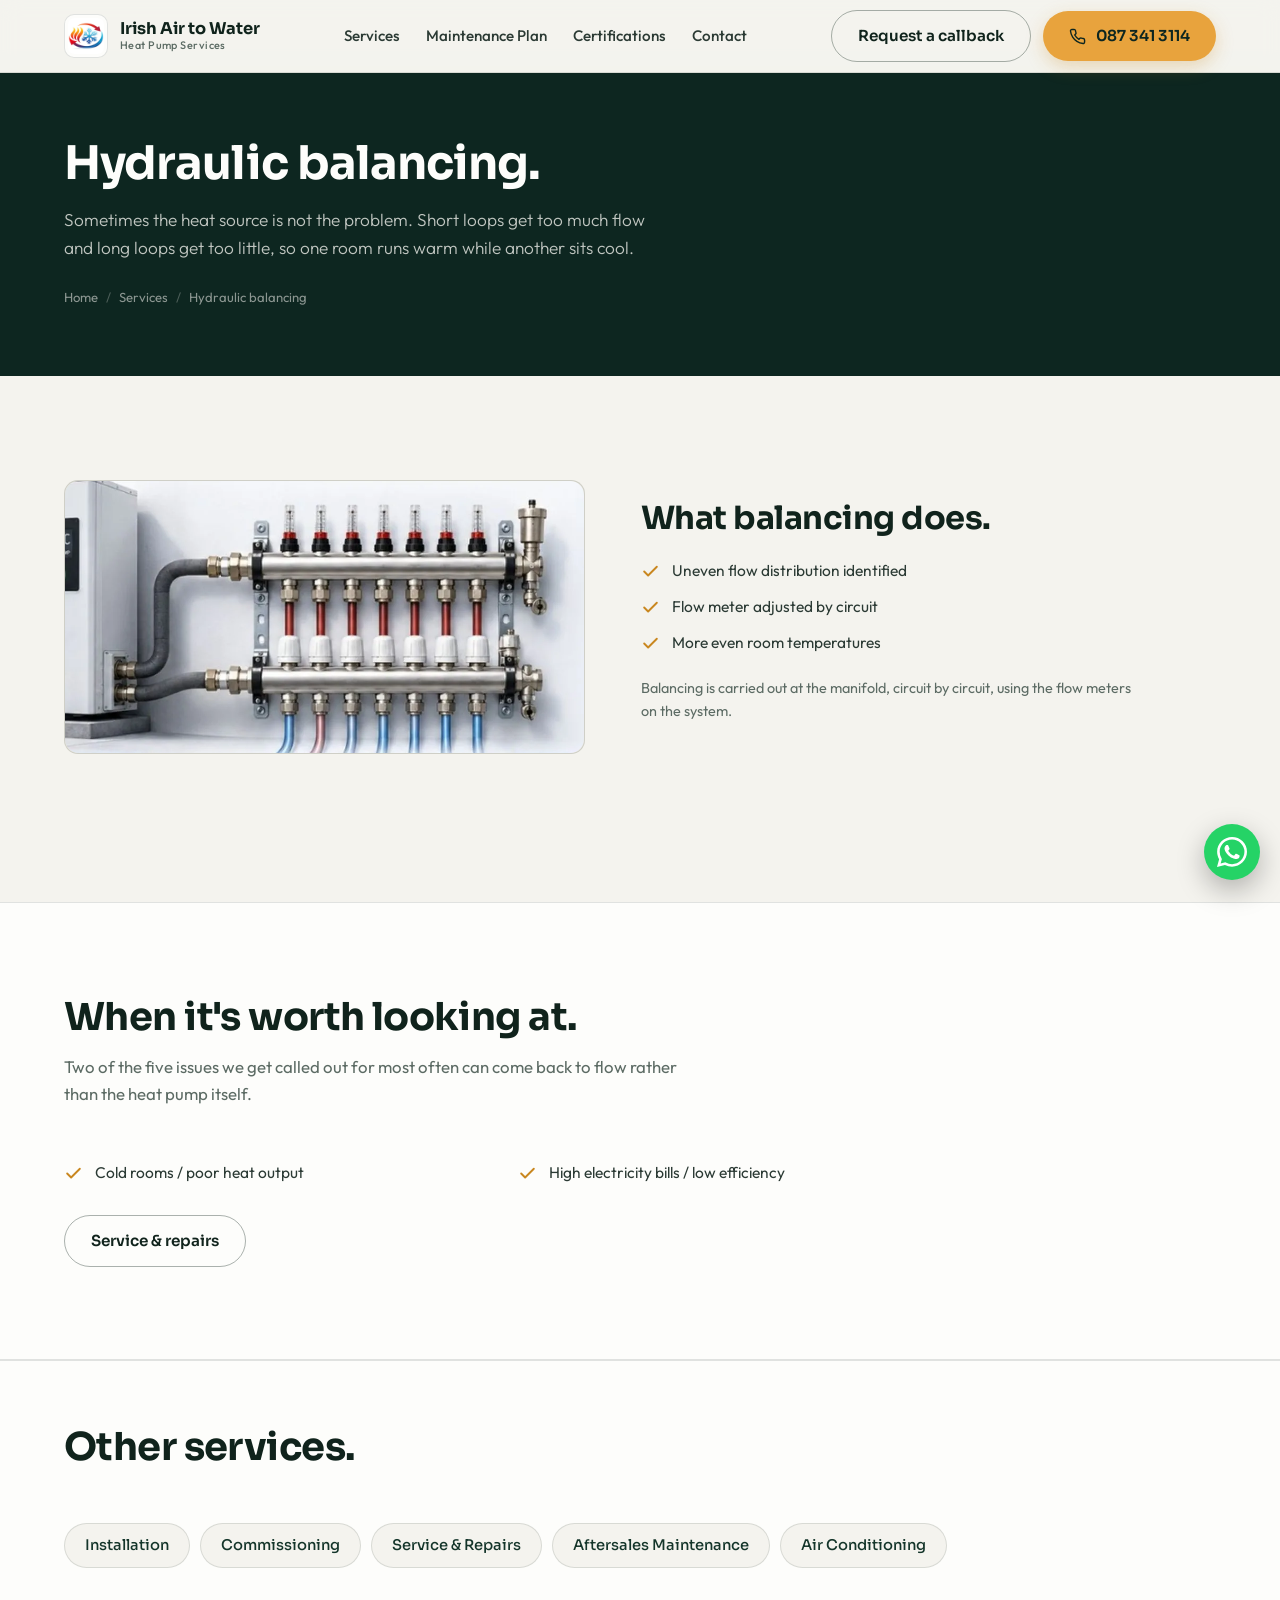
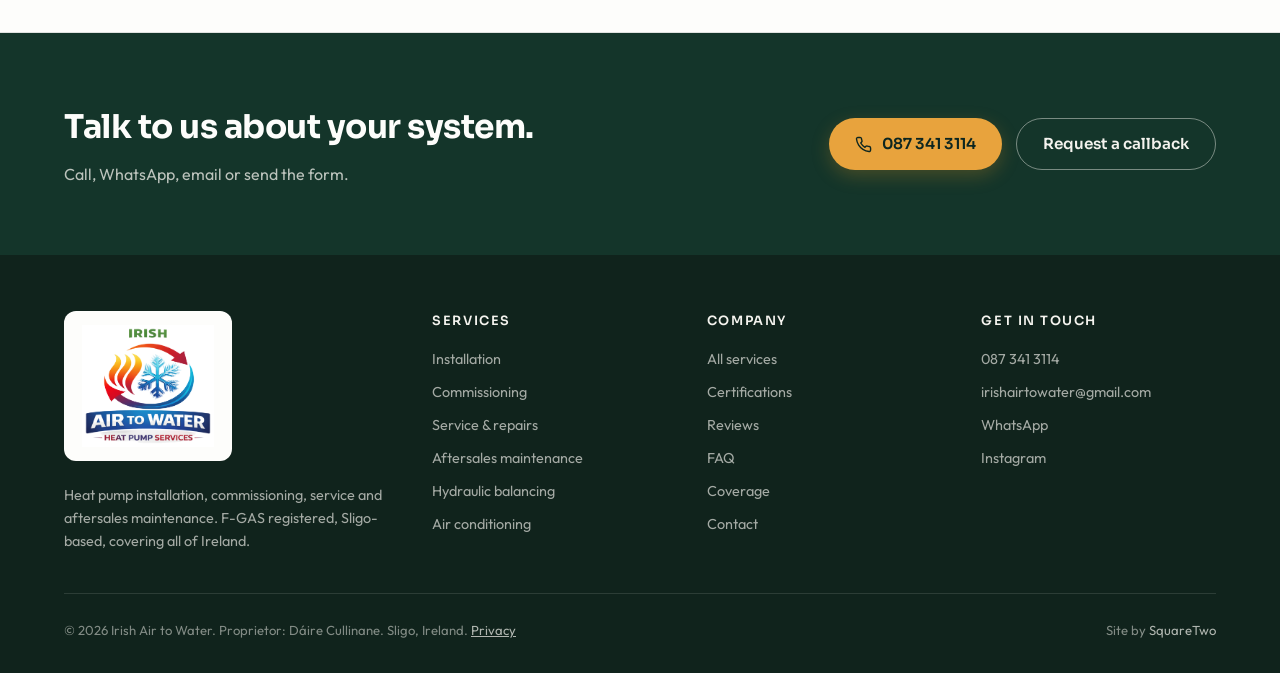
<file: hydraulic-balancing.html>
<!DOCTYPE html>
<html lang="en-IE">
<head>
<script>document.documentElement.className+=' js';</script>
<meta charset="UTF-8">
<meta name="viewport" content="width=device-width, initial-scale=1.0">
<title>Hydraulic Balancing for Heat Pumps | Irish Air to Water</title>
<meta name="description" content="Short loops get too much flow and long loops too little, so one room runs warm and another cool. Balancing evens the flow out circuit by circuit at the manifold.">
<link rel="canonical" href="https://irishairtowater.com/hydraulic-balancing">
<meta property="og:type" content="website">
<meta property="og:site_name" content="Irish Air to Water">
<meta property="og:title" content="Hydraulic Balancing for Heat Pumps | Irish Air to Water">
<meta property="og:description" content="Short loops get too much flow and long loops too little, so one room runs warm and another cool. Balancing evens the flow out circuit by circuit at the manifold.">
<meta property="og:url" content="https://irishairtowater.com/hydraulic-balancing">
<meta property="og:locale" content="en_IE">
<meta property="og:image" content="https://irishairtowater.com/images/og-image.jpg">
<meta property="og:image:width" content="1200">
<meta property="og:image:height" content="630">
<meta property="og:image:alt" content="Air-to-water heat pump outdoor unit installed by Irish Air to Water">
<meta name="twitter:card" content="summary_large_image">
<meta name="theme-color" content="#0d2620">
<link rel="icon" href="images/logo-mark.png" type="image/png">
<link rel="apple-touch-icon" href="images/logo-mark.png">
<link rel="preconnect" href="https://fonts.googleapis.com">
<link rel="preconnect" href="https://fonts.gstatic.com" crossorigin>
<link href="https://fonts.googleapis.com/css2?family=Sora:wght@400;500;600;700&family=Outfit:wght@300;400;500;600&display=swap" rel="stylesheet">
<link rel="stylesheet" href="assets/styles.css?v=e7062da5">
<script type="application/ld+json">{"@context": "https://schema.org", "@type": "HVACBusiness", "@id": "https://irishairtowater.com/#business", "name": "Irish Air to Water", "description": "Air-to-water heat pump specialist and air conditioning installer. Commissioning, service and repairs, aftersales maintenance, and domestic and commercial air conditioning. F-GAS registered, Sligo-based, covering all of Ireland.", "url": "https://irishairtowater.com", "telephone": "+353 87 341 3114", "email": "irishairtowater@gmail.com", "founder": {"@type": "Person", "name": "Dáire Cullinane", "jobTitle": "Proprietor"}, "address": {"@type": "PostalAddress", "addressLocality": "Sligo", "addressRegion": "County Sligo", "addressCountry": "IE"}, "areaServed": {"@type": "Country", "name": "Ireland"}, "sameAs": ["https://www.instagram.com/irish_airtowater"], "knowsAbout": ["Air to water heat pumps", "F-Gas refrigerant handling", "Heat pump commissioning", "Hydraulic balancing", "R290 propane heat pumps", "Air conditioning installation", "Cassette and underceiling air conditioning", "VRV and VRF systems"], "makesOffer": [{"@type": "Offer", "itemOffered": {"@type": "Service", "name": "Heat pump installation"}}, {"@type": "Offer", "itemOffered": {"@type": "Service", "name": "Heat pump commissioning"}}, {"@type": "Offer", "itemOffered": {"@type": "Service", "name": "Heat pump service and repairs"}}, {"@type": "Offer", "itemOffered": {"@type": "Service", "name": "Aftersales maintenance"}}, {"@type": "Offer", "itemOffered": {"@type": "Service", "name": "Annual maintenance visit"}}, {"@type": "Offer", "itemOffered": {"@type": "Service", "name": "Hydraulic balancing"}}, {"@type": "Offer", "itemOffered": {"@type": "Service", "name": "Domestic air conditioning installation and service"}}, {"@type": "Offer", "itemOffered": {"@type": "Service", "name": "Commercial air conditioning installation and service"}}, {"@type": "Offer", "itemOffered": {"@type": "Service", "name": "VRV and VRF multi-unit air conditioning systems"}}], "hasCredential": [{"@type": "EducationalOccupationalCredential", "name": "F-Gas Registered"}, {"@type": "EducationalOccupationalCredential", "name": "QQI Level 6 Advanced Certificate, Craft - Refrigeration and Air Conditioning"}, {"@type": "EducationalOccupationalCredential", "name": "Grant Aerona R290 Air Source Heat Pump Course"}]}</script>
<script type="application/ld+json">{"@context": "https://schema.org", "@type": "Service", "name": "Hydraulic balancing", "description": "Identifying uneven flow distribution and adjusting flow meters circuit by circuit for more even room temperatures.", "serviceType": "Hydraulic balancing", "url": "https://irishairtowater.com/hydraulic-balancing", "provider": {"@id": "https://irishairtowater.com/#business"}, "areaServed": {"@type": "Country", "name": "Ireland"}, "audience": {"@type": "Audience", "audienceType": "Domestic and commercial"}}</script>
<script type="application/ld+json">{"@context": "https://schema.org", "@type": "BreadcrumbList", "itemListElement": [{"@type": "ListItem", "position": 1, "name": "Home", "item": "https://irishairtowater.com/"}, {"@type": "ListItem", "position": 2, "name": "Services", "item": "https://irishairtowater.com/services"}, {"@type": "ListItem", "position": 3, "name": "Hydraulic balancing"}]}</script>
</head>
<body>
<a class="skip-link" href="#main">Skip to content</a>
<header>
  <div class="wrap nav">
    <a class="brand" href="index.html">
      <img class="brand-logo-img" src="images/logo-mark.png" alt="" width="44" height="44">
      <div class="brand-name">Irish Air to Water<small>Heat Pump Services</small></div>
    </a>
    <ul class="nav-links"><li><a href="services.html">Services</a></li><li><a href="maintenance.html">Maintenance Plan</a></li><li><a href="certifications.html">Certifications</a></li><li><a href="contact.html">Contact</a></li></ul>
    <div class="nav-cta">
      <a class="btn btn-ghost" href="contact.html">Request a callback</a>
      <a class="btn btn-amber nav-call" href="tel:+353873413114" aria-label="Call 087 341 3114"><svg viewBox="0 0 24 24" fill="none" stroke="currentColor" stroke-width="2" stroke-linecap="round" stroke-linejoin="round"><path d="M22 16.92v3a2 2 0 0 1-2.18 2 19.79 19.79 0 0 1-8.63-3.07 19.5 19.5 0 0 1-6-6 19.79 19.79 0 0 1-3.07-8.67A2 2 0 0 1 4.11 2h3a2 2 0 0 1 2 1.72 12.84 12.84 0 0 0 .7 2.81 2 2 0 0 1-.45 2.11L8.09 9.91a16 16 0 0 0 6 6l1.27-1.27a2 2 0 0 1 2.11-.45 12.84 12.84 0 0 0 2.81.7A2 2 0 0 1 22 16.92z"/></svg><span>087 341 3114</span></a>
      <button class="nav-toggle" type="button" aria-expanded="false" aria-controls="mobile-panel" aria-label="Menu">
        <span></span><span></span><span></span>
      </button>
    </div>
  </div>
  <div class="mobile-panel" id="mobile-panel">
    <ul><li><a href="index.html">Home</a></li><li><a href="services.html">Services</a></li><li><a href="maintenance.html">Maintenance Plan</a></li><li><a href="certifications.html">Certifications</a></li><li><a href="contact.html">Contact</a></li></ul>
    <div class="mobile-actions">
      <a class="btn btn-amber" href="tel:+353873413114"><svg viewBox="0 0 24 24" fill="none" stroke="currentColor" stroke-width="2" stroke-linecap="round" stroke-linejoin="round"><path d="M22 16.92v3a2 2 0 0 1-2.18 2 19.79 19.79 0 0 1-8.63-3.07 19.5 19.5 0 0 1-6-6 19.79 19.79 0 0 1-3.07-8.67A2 2 0 0 1 4.11 2h3a2 2 0 0 1 2 1.72 12.84 12.84 0 0 0 .7 2.81 2 2 0 0 1-.45 2.11L8.09 9.91a16 16 0 0 0 6 6l1.27-1.27a2 2 0 0 1 2.11-.45 12.84 12.84 0 0 0 2.81.7A2 2 0 0 1 22 16.92z"/></svg>Call 087 341 3114</a>
      <a class="btn btn-ghost" href="contact.html">Request a callback</a>
    </div>
  </div>
</header>
<main id="main">

<section class="page-hero">
  <div class="wrap">
    <h1>Hydraulic balancing.</h1>
    <p>Sometimes the heat source is not the problem. Short loops get too much flow and long loops get too little, so one room runs warm while another sits cool.</p>
    <ul class="crumbs"><li><a href="index.html">Home</a></li><li><a href="services.html">Services</a></li><li>Hydraulic balancing</li></ul>
  </div>
</section>

<section>
  <div class="wrap">
    <div class="svc-detail reveal">
      <div class="svc-detail-media"><div class="media-frame frame-landscape"><picture><source srcset="images/services-balancing-manifold.webp" type="image/webp"><img class="media-img" src="images/services-balancing-manifold.jpg" alt="Heating manifold with flow meters, from our hydraulic balancing explainer" width="1000" height="514" loading="eager" fetchpriority="high" decoding="async"></picture></div></div>
      <div>
        <h2>What balancing does.</h2>
        <ul class="tick-list">
          <li><svg viewBox="0 0 24 24" fill="none" stroke="currentColor" stroke-width="2.4" stroke-linecap="round" stroke-linejoin="round"><path d="M20 6 9 17l-5-5"/></svg>Uneven flow distribution identified</li>
          <li><svg viewBox="0 0 24 24" fill="none" stroke="currentColor" stroke-width="2.4" stroke-linecap="round" stroke-linejoin="round"><path d="M20 6 9 17l-5-5"/></svg>Flow meter adjusted by circuit</li>
          <li><svg viewBox="0 0 24 24" fill="none" stroke="currentColor" stroke-width="2.4" stroke-linecap="round" stroke-linejoin="round"><path d="M20 6 9 17l-5-5"/></svg>More even room temperatures</li>
        </ul>
        <p style="font-size:0.9rem">Balancing is carried out at the manifold, circuit by circuit, using the flow meters on the system.</p>
      </div>
    </div>
  </div>
</section>

<section class="bg-white">
  <div class="wrap">
    <div class="sec-head reveal">
      <h2>When it's worth looking at.</h2>
      <p>Two of the five issues we get called out for most often can come back to flow rather than the heat pump itself.</p>
    </div>
    <ul class="tick-list issues-list reveal">
      <li><svg viewBox="0 0 24 24" fill="none" stroke="currentColor" stroke-width="2.4" stroke-linecap="round" stroke-linejoin="round"><path d="M20 6 9 17l-5-5"/></svg>Cold rooms / poor heat output</li>
      <li><svg viewBox="0 0 24 24" fill="none" stroke="currentColor" stroke-width="2.4" stroke-linecap="round" stroke-linejoin="round"><path d="M20 6 9 17l-5-5"/></svg>High electricity bills / low efficiency</li>
    </ul>
    <div style="margin-top:30px"><a class="btn btn-ghost" href="repairs.html">Service &amp; repairs</a></div>
  </div>
</section>

<section class="bg-white sec-tight">
  <div class="wrap">
    <div class="sec-head reveal"><h2>Other services.</h2></div>
    <div class="related-row reveal"><a href="installation.html">Installation</a><a href="commissioning.html">Commissioning</a><a href="repairs.html">Service &amp; Repairs</a><a href="maintenance.html">Aftersales Maintenance</a><a href="air-conditioning.html">Air Conditioning</a></div>
  </div>
</section>

<section class="cta-band">
  <div class="wrap cta-inner">
    <div>
      <h2>Talk to us about your system.</h2>
      <p>Call, WhatsApp, email or send the form.</p>
    </div>
    <div class="cta-actions">
      <a class="btn btn-amber" href="tel:+353873413114"><svg viewBox="0 0 24 24" fill="none" stroke="currentColor" stroke-width="2" stroke-linecap="round" stroke-linejoin="round"><path d="M22 16.92v3a2 2 0 0 1-2.18 2 19.79 19.79 0 0 1-8.63-3.07 19.5 19.5 0 0 1-6-6 19.79 19.79 0 0 1-3.07-8.67A2 2 0 0 1 4.11 2h3a2 2 0 0 1 2 1.72 12.84 12.84 0 0 0 .7 2.81 2 2 0 0 1-.45 2.11L8.09 9.91a16 16 0 0 0 6 6l1.27-1.27a2 2 0 0 1 2.11-.45 12.84 12.84 0 0 0 2.81.7A2 2 0 0 1 22 16.92z"/></svg>087 341 3114</a>
      <a class="btn btn-ghost-light" href="contact.html">Request a callback</a>
    </div>
  </div>
</section>

</main>
<footer>
  <div class="wrap">
    <div class="foot-grid">
      <div>
        <div class="foot-logo"><img src="images/logo.png" alt="Irish Air to Water, Heat Pump Services" width="729" height="674" loading="lazy" decoding="async"></div>
        <p>Heat pump installation, commissioning, service and aftersales maintenance. F-GAS registered, Sligo-based, covering all of Ireland.</p>
      </div>
      <div>
        <h4>Services</h4>
        <ul>
          <li><a href="installation.html">Installation</a></li>
          <li><a href="commissioning.html">Commissioning</a></li>
          <li><a href="repairs.html">Service &amp; repairs</a></li>
          <li><a href="maintenance.html">Aftersales maintenance</a></li>
          <li><a href="hydraulic-balancing.html">Hydraulic balancing</a></li>
          <li><a href="air-conditioning.html">Air conditioning</a></li>
        </ul>
      </div>
      <div>
        <h4>Company</h4>
        <ul>
          <li><a href="services.html">All services</a></li>
          <li><a href="certifications.html">Certifications</a></li>
          <li><a href="reviews.html">Reviews</a></li>
          <li><a href="faq.html">FAQ</a></li>
          <li><a href="index.html#coverage">Coverage</a></li>
          <li><a href="contact.html">Contact</a></li>
        </ul>
      </div>
      <div>
        <h4>Get in touch</h4>
        <ul>
          <li><a href="tel:+353873413114">087 341 3114</a></li>
          <li><a href="mailto:irishairtowater@gmail.com">irishairtowater@gmail.com</a></li>
          <li><a href="https://wa.me/353873413114" target="_blank" rel="noopener">WhatsApp</a></li>
          <li><a href="https://www.instagram.com/irish_airtowater" target="_blank" rel="noopener">Instagram</a></li>
        </ul>
      </div>
    </div>
    <div class="foot-bottom">
      <div>&copy; 2026 Irish Air to Water. Proprietor: D&aacute;ire Cullinane. Sligo, Ireland. <a href="privacy.html">Privacy</a></div>
      <div>Site by <a href="https://squaretwo.ie" target="_blank" rel="noopener" style="text-decoration:none">SquareTwo</a></div>
    </div>
  </div>
</footer>
<a class="wa-float" href="https://wa.me/353873413114" target="_blank" rel="noopener" aria-label="Message us on WhatsApp"><svg viewBox="0 0 24 24" fill="currentColor"><path d="M17.472 14.382c-.297-.149-1.758-.867-2.03-.967-.273-.099-.471-.148-.67.15-.197.297-.767.966-.94 1.164-.173.199-.347.223-.644.075-.297-.15-1.255-.463-2.39-1.475-.883-.788-1.48-1.761-1.653-2.059-.173-.297-.018-.458.13-.606.134-.133.298-.347.446-.52.149-.174.198-.298.298-.497.099-.198.05-.371-.025-.52-.075-.149-.669-1.612-.916-2.207-.242-.579-.487-.5-.669-.51a12.8 12.8 0 0 0-.57-.01c-.198 0-.52.074-.792.372-.272.297-1.04 1.016-1.04 2.479 0 1.462 1.065 2.875 1.213 3.074.149.198 2.096 3.2 5.077 4.487.709.306 1.262.489 1.694.625.712.227 1.36.195 1.871.118.571-.085 1.758-.719 2.006-1.413.248-.694.248-1.289.173-1.413-.074-.124-.272-.198-.57-.347m-5.421 7.403h-.004a9.87 9.87 0 0 1-5.031-1.378l-.361-.214-3.741.982.998-3.648-.235-.374a9.86 9.86 0 0 1-1.51-5.26c.001-5.45 4.436-9.884 9.888-9.884a9.82 9.82 0 0 1 6.988 2.896 9.82 9.82 0 0 1 2.893 6.994c-.003 5.45-4.437 9.885-9.885 9.885M20.52 3.449C18.24 1.245 15.24 0 12.045 0 5.463 0 .104 5.334.101 11.893c0 2.096.549 4.142 1.595 5.945L0 24l6.335-1.652a12 12 0 0 0 5.71 1.447h.006c6.585 0 11.946-5.335 11.949-11.896 0-3.176-1.24-6.165-3.495-8.411"/></svg></a>
<nav class="call-bar" aria-label="Call or message">
  <a href="tel:+353873413114"><svg viewBox="0 0 24 24" fill="none" stroke="currentColor" stroke-width="2" stroke-linecap="round" stroke-linejoin="round"><path d="M22 16.92v3a2 2 0 0 1-2.18 2 19.79 19.79 0 0 1-8.63-3.07 19.5 19.5 0 0 1-6-6 19.79 19.79 0 0 1-3.07-8.67A2 2 0 0 1 4.11 2h3a2 2 0 0 1 2 1.72 12.84 12.84 0 0 0 .7 2.81 2 2 0 0 1-.45 2.11L8.09 9.91a16 16 0 0 0 6 6l1.27-1.27a2 2 0 0 1 2.11-.45 12.84 12.84 0 0 0 2.81.7A2 2 0 0 1 22 16.92z"/></svg>Call 087 341 3114</a>
  <a class="call-bar-wa" href="https://wa.me/353873413114" target="_blank" rel="noopener"><svg viewBox="0 0 24 24" fill="currentColor"><path d="M17.472 14.382c-.297-.149-1.758-.867-2.03-.967-.273-.099-.471-.148-.67.15-.197.297-.767.966-.94 1.164-.173.199-.347.223-.644.075-.297-.15-1.255-.463-2.39-1.475-.883-.788-1.48-1.761-1.653-2.059-.173-.297-.018-.458.13-.606.134-.133.298-.347.446-.52.149-.174.198-.298.298-.497.099-.198.05-.371-.025-.52-.075-.149-.669-1.612-.916-2.207-.242-.579-.487-.5-.669-.51a12.8 12.8 0 0 0-.57-.01c-.198 0-.52.074-.792.372-.272.297-1.04 1.016-1.04 2.479 0 1.462 1.065 2.875 1.213 3.074.149.198 2.096 3.2 5.077 4.487.709.306 1.262.489 1.694.625.712.227 1.36.195 1.871.118.571-.085 1.758-.719 2.006-1.413.248-.694.248-1.289.173-1.413-.074-.124-.272-.198-.57-.347m-5.421 7.403h-.004a9.87 9.87 0 0 1-5.031-1.378l-.361-.214-3.741.982.998-3.648-.235-.374a9.86 9.86 0 0 1-1.51-5.26c.001-5.45 4.436-9.884 9.888-9.884a9.82 9.82 0 0 1 6.988 2.896 9.82 9.82 0 0 1 2.893 6.994c-.003 5.45-4.437 9.885-9.885 9.885M20.52 3.449C18.24 1.245 15.24 0 12.045 0 5.463 0 .104 5.334.101 11.893c0 2.096.549 4.142 1.595 5.945L0 24l6.335-1.652a12 12 0 0 0 5.71 1.447h.006c6.585 0 11.946-5.335 11.949-11.896 0-3.176-1.24-6.165-3.495-8.411"/></svg>WhatsApp</a>
</nav>
<script src="assets/main.js?v=93c4f36d"></script>
</body>
</html>
</file>
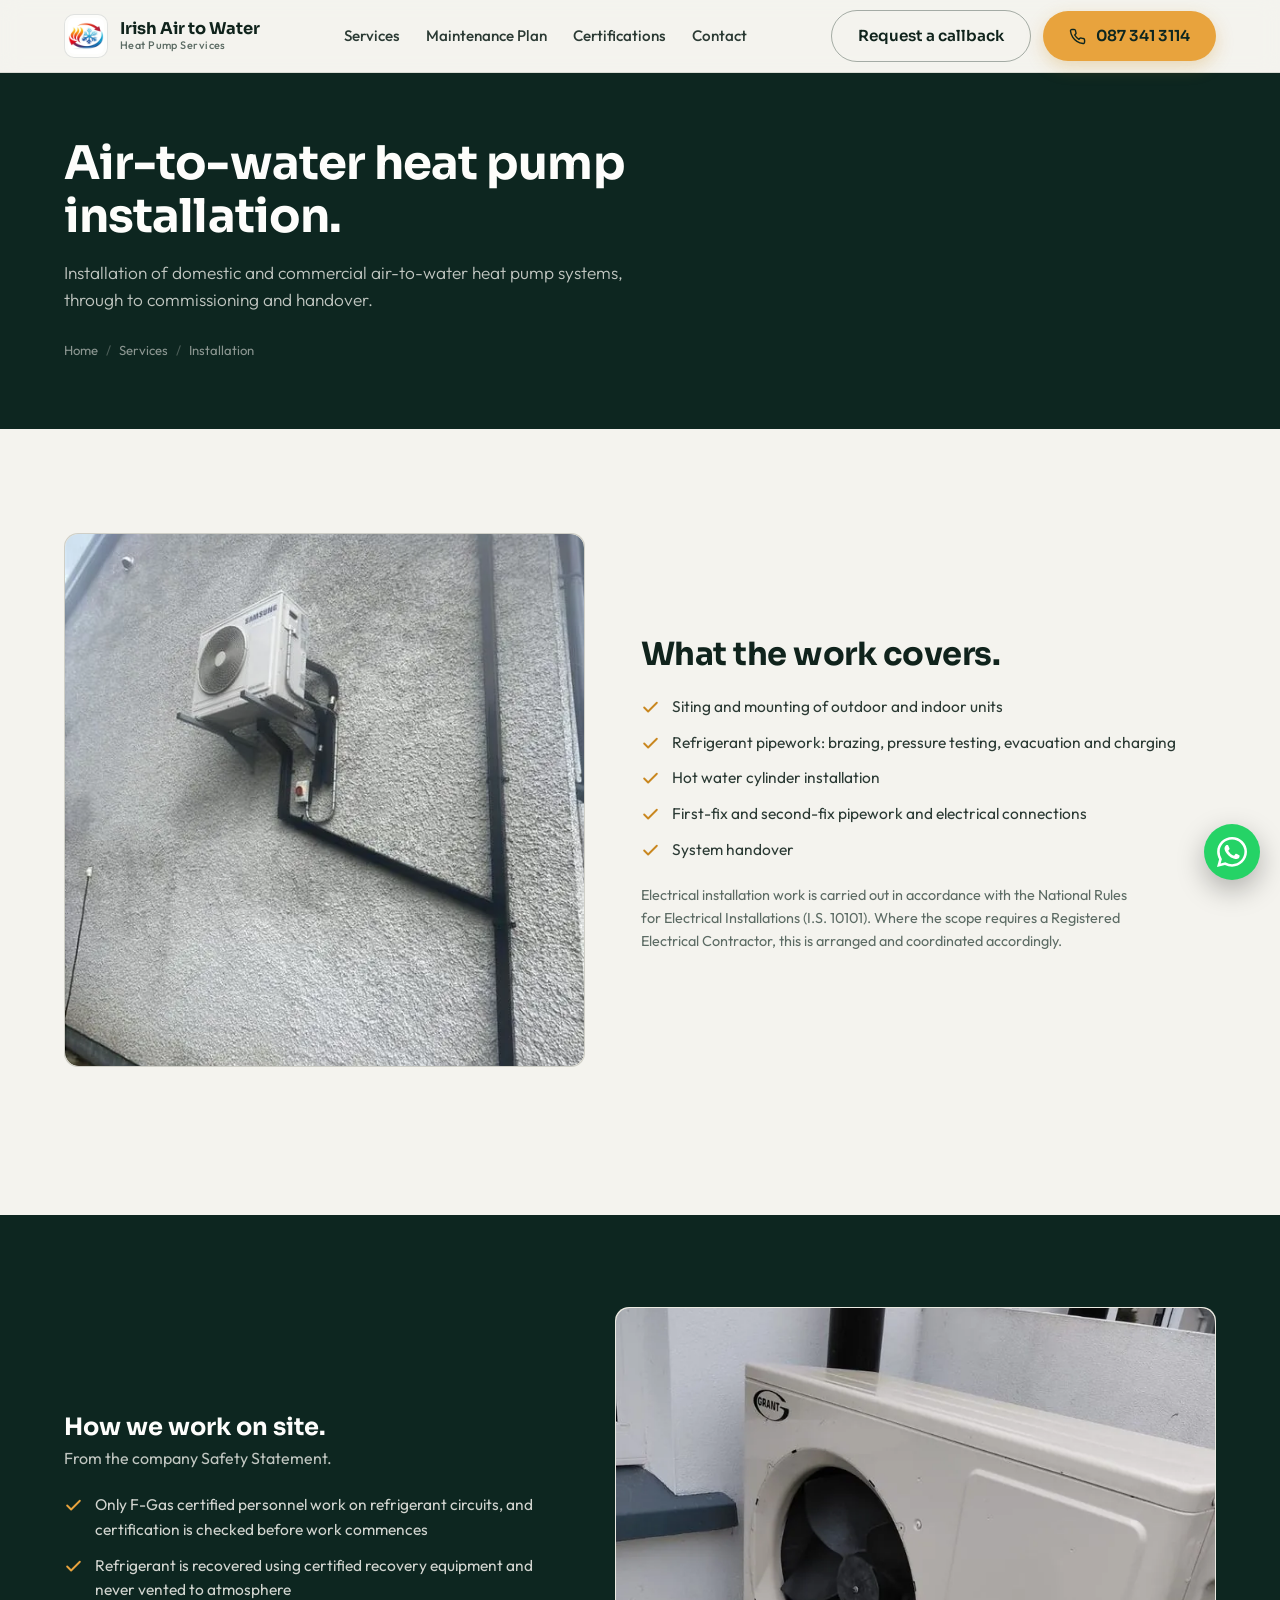
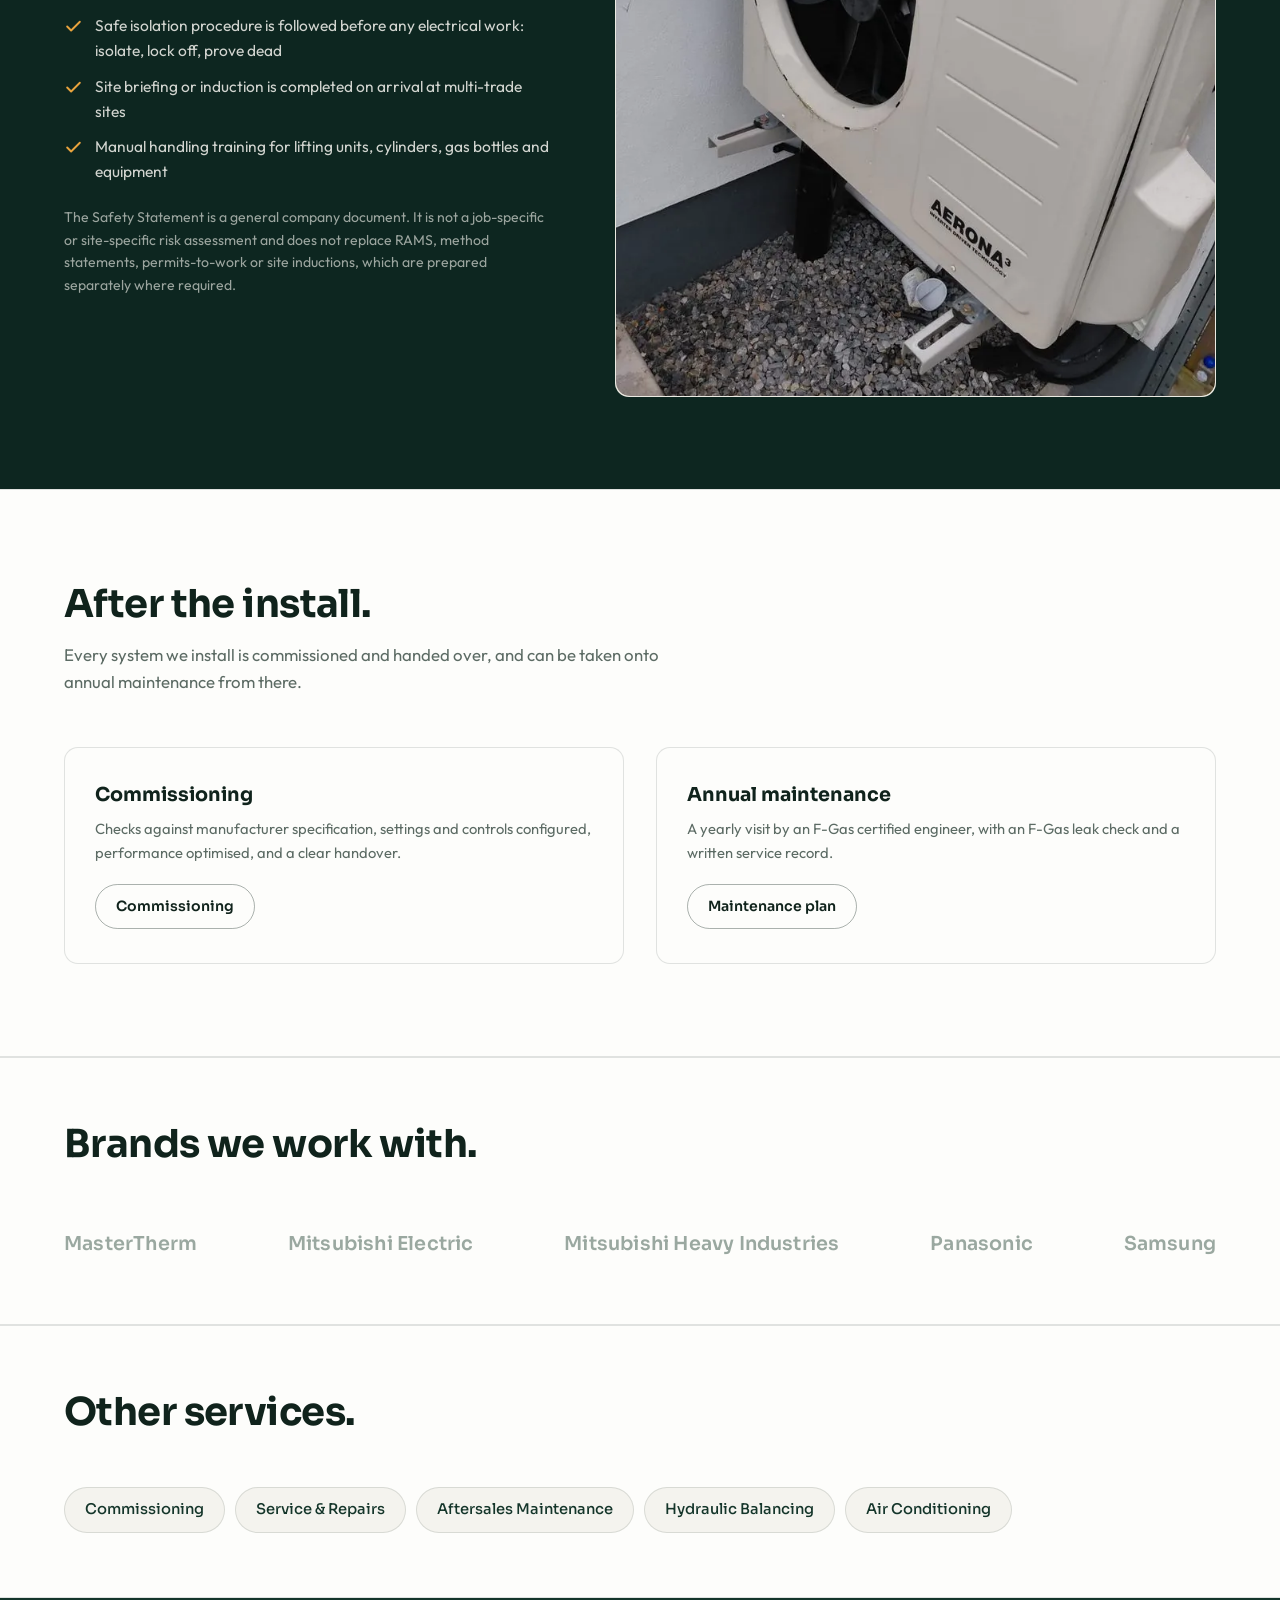
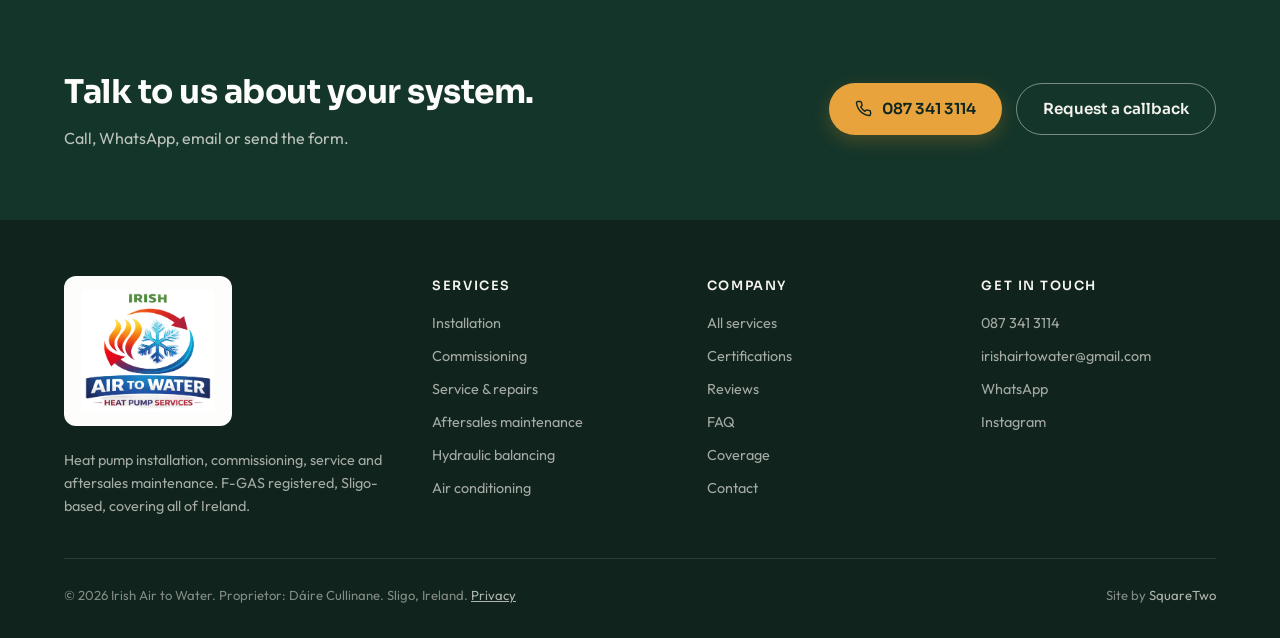
<file: installation.html>
<!DOCTYPE html>
<html lang="en-IE">
<head>
<script>document.documentElement.className+=' js';</script>
<meta charset="UTF-8">
<meta name="viewport" content="width=device-width, initial-scale=1.0">
<title>Heat Pump Installation, Sligo & Nationwide | Irish Air to Water</title>
<meta name="description" content="Installation of domestic and commercial air-to-water heat pump systems, from siting and refrigerant pipework through to commissioning and handover.">
<link rel="canonical" href="https://irishairtowater.com/installation">
<meta property="og:type" content="website">
<meta property="og:site_name" content="Irish Air to Water">
<meta property="og:title" content="Heat Pump Installation, Sligo & Nationwide | Irish Air to Water">
<meta property="og:description" content="Installation of domestic and commercial air-to-water heat pump systems, from siting and refrigerant pipework through to commissioning and handover.">
<meta property="og:url" content="https://irishairtowater.com/installation">
<meta property="og:locale" content="en_IE">
<meta property="og:image" content="https://irishairtowater.com/images/og-image.jpg">
<meta property="og:image:width" content="1200">
<meta property="og:image:height" content="630">
<meta property="og:image:alt" content="Air-to-water heat pump outdoor unit installed by Irish Air to Water">
<meta name="twitter:card" content="summary_large_image">
<meta name="theme-color" content="#0d2620">
<link rel="icon" href="images/logo-mark.png" type="image/png">
<link rel="apple-touch-icon" href="images/logo-mark.png">
<link rel="preconnect" href="https://fonts.googleapis.com">
<link rel="preconnect" href="https://fonts.gstatic.com" crossorigin>
<link href="https://fonts.googleapis.com/css2?family=Sora:wght@400;500;600;700&family=Outfit:wght@300;400;500;600&display=swap" rel="stylesheet">
<link rel="stylesheet" href="assets/styles.css?v=e7062da5">
<script type="application/ld+json">{"@context": "https://schema.org", "@type": "HVACBusiness", "@id": "https://irishairtowater.com/#business", "name": "Irish Air to Water", "description": "Air-to-water heat pump specialist and air conditioning installer. Commissioning, service and repairs, aftersales maintenance, and domestic and commercial air conditioning. F-GAS registered, Sligo-based, covering all of Ireland.", "url": "https://irishairtowater.com", "telephone": "+353 87 341 3114", "email": "irishairtowater@gmail.com", "founder": {"@type": "Person", "name": "Dáire Cullinane", "jobTitle": "Proprietor"}, "address": {"@type": "PostalAddress", "addressLocality": "Sligo", "addressRegion": "County Sligo", "addressCountry": "IE"}, "areaServed": {"@type": "Country", "name": "Ireland"}, "sameAs": ["https://www.instagram.com/irish_airtowater"], "knowsAbout": ["Air to water heat pumps", "F-Gas refrigerant handling", "Heat pump commissioning", "Hydraulic balancing", "R290 propane heat pumps", "Air conditioning installation", "Cassette and underceiling air conditioning", "VRV and VRF systems"], "makesOffer": [{"@type": "Offer", "itemOffered": {"@type": "Service", "name": "Heat pump installation"}}, {"@type": "Offer", "itemOffered": {"@type": "Service", "name": "Heat pump commissioning"}}, {"@type": "Offer", "itemOffered": {"@type": "Service", "name": "Heat pump service and repairs"}}, {"@type": "Offer", "itemOffered": {"@type": "Service", "name": "Aftersales maintenance"}}, {"@type": "Offer", "itemOffered": {"@type": "Service", "name": "Annual maintenance visit"}}, {"@type": "Offer", "itemOffered": {"@type": "Service", "name": "Hydraulic balancing"}}, {"@type": "Offer", "itemOffered": {"@type": "Service", "name": "Domestic air conditioning installation and service"}}, {"@type": "Offer", "itemOffered": {"@type": "Service", "name": "Commercial air conditioning installation and service"}}, {"@type": "Offer", "itemOffered": {"@type": "Service", "name": "VRV and VRF multi-unit air conditioning systems"}}], "hasCredential": [{"@type": "EducationalOccupationalCredential", "name": "F-Gas Registered"}, {"@type": "EducationalOccupationalCredential", "name": "QQI Level 6 Advanced Certificate, Craft - Refrigeration and Air Conditioning"}, {"@type": "EducationalOccupationalCredential", "name": "Grant Aerona R290 Air Source Heat Pump Course"}]}</script>
<script type="application/ld+json">{"@context": "https://schema.org", "@type": "Service", "name": "Air-to-water heat pump installation", "description": "Installation of domestic and commercial air-to-water heat pump systems, through to commissioning and handover.", "serviceType": "Air-to-water heat pump installation", "url": "https://irishairtowater.com/installation", "provider": {"@id": "https://irishairtowater.com/#business"}, "areaServed": {"@type": "Country", "name": "Ireland"}, "audience": {"@type": "Audience", "audienceType": "Domestic and commercial"}}</script>
<script type="application/ld+json">{"@context": "https://schema.org", "@type": "BreadcrumbList", "itemListElement": [{"@type": "ListItem", "position": 1, "name": "Home", "item": "https://irishairtowater.com/"}, {"@type": "ListItem", "position": 2, "name": "Services", "item": "https://irishairtowater.com/services"}, {"@type": "ListItem", "position": 3, "name": "Installation"}]}</script>
</head>
<body>
<a class="skip-link" href="#main">Skip to content</a>
<header>
  <div class="wrap nav">
    <a class="brand" href="index.html">
      <img class="brand-logo-img" src="images/logo-mark.png" alt="" width="44" height="44">
      <div class="brand-name">Irish Air to Water<small>Heat Pump Services</small></div>
    </a>
    <ul class="nav-links"><li><a href="services.html">Services</a></li><li><a href="maintenance.html">Maintenance Plan</a></li><li><a href="certifications.html">Certifications</a></li><li><a href="contact.html">Contact</a></li></ul>
    <div class="nav-cta">
      <a class="btn btn-ghost" href="contact.html">Request a callback</a>
      <a class="btn btn-amber nav-call" href="tel:+353873413114" aria-label="Call 087 341 3114"><svg viewBox="0 0 24 24" fill="none" stroke="currentColor" stroke-width="2" stroke-linecap="round" stroke-linejoin="round"><path d="M22 16.92v3a2 2 0 0 1-2.18 2 19.79 19.79 0 0 1-8.63-3.07 19.5 19.5 0 0 1-6-6 19.79 19.79 0 0 1-3.07-8.67A2 2 0 0 1 4.11 2h3a2 2 0 0 1 2 1.72 12.84 12.84 0 0 0 .7 2.81 2 2 0 0 1-.45 2.11L8.09 9.91a16 16 0 0 0 6 6l1.27-1.27a2 2 0 0 1 2.11-.45 12.84 12.84 0 0 0 2.81.7A2 2 0 0 1 22 16.92z"/></svg><span>087 341 3114</span></a>
      <button class="nav-toggle" type="button" aria-expanded="false" aria-controls="mobile-panel" aria-label="Menu">
        <span></span><span></span><span></span>
      </button>
    </div>
  </div>
  <div class="mobile-panel" id="mobile-panel">
    <ul><li><a href="index.html">Home</a></li><li><a href="services.html">Services</a></li><li><a href="maintenance.html">Maintenance Plan</a></li><li><a href="certifications.html">Certifications</a></li><li><a href="contact.html">Contact</a></li></ul>
    <div class="mobile-actions">
      <a class="btn btn-amber" href="tel:+353873413114"><svg viewBox="0 0 24 24" fill="none" stroke="currentColor" stroke-width="2" stroke-linecap="round" stroke-linejoin="round"><path d="M22 16.92v3a2 2 0 0 1-2.18 2 19.79 19.79 0 0 1-8.63-3.07 19.5 19.5 0 0 1-6-6 19.79 19.79 0 0 1-3.07-8.67A2 2 0 0 1 4.11 2h3a2 2 0 0 1 2 1.72 12.84 12.84 0 0 0 .7 2.81 2 2 0 0 1-.45 2.11L8.09 9.91a16 16 0 0 0 6 6l1.27-1.27a2 2 0 0 1 2.11-.45 12.84 12.84 0 0 0 2.81.7A2 2 0 0 1 22 16.92z"/></svg>Call 087 341 3114</a>
      <a class="btn btn-ghost" href="contact.html">Request a callback</a>
    </div>
  </div>
</header>
<main id="main">

<section class="page-hero">
  <div class="wrap">
    <h1>Air-to-water heat pump installation.</h1>
    <p>Installation of domestic and commercial air-to-water heat pump systems, through to commissioning and handover.</p>
    <ul class="crumbs"><li><a href="index.html">Home</a></li><li><a href="services.html">Services</a></li><li>Installation</li></ul>
  </div>
</section>

<section>
  <div class="wrap">
    <div class="svc-detail reveal">
      <div class="svc-detail-media"><div class="media-frame"><picture><source srcset="images/services-installation.webp" type="image/webp"><img class="media-img" src="images/services-installation.jpg" alt="Wall-mounted heat pump unit with pipework run down the wall" width="562" height="1000" loading="eager" fetchpriority="high" decoding="async"></picture></div></div>
      <div>
        <h2>What the work covers.</h2>
        <ul class="tick-list">
          <li><svg viewBox="0 0 24 24" fill="none" stroke="currentColor" stroke-width="2.4" stroke-linecap="round" stroke-linejoin="round"><path d="M20 6 9 17l-5-5"/></svg>Siting and mounting of outdoor and indoor units</li>
          <li><svg viewBox="0 0 24 24" fill="none" stroke="currentColor" stroke-width="2.4" stroke-linecap="round" stroke-linejoin="round"><path d="M20 6 9 17l-5-5"/></svg>Refrigerant pipework: brazing, pressure testing, evacuation and charging</li>
          <li><svg viewBox="0 0 24 24" fill="none" stroke="currentColor" stroke-width="2.4" stroke-linecap="round" stroke-linejoin="round"><path d="M20 6 9 17l-5-5"/></svg>Hot water cylinder installation</li>
          <li><svg viewBox="0 0 24 24" fill="none" stroke="currentColor" stroke-width="2.4" stroke-linecap="round" stroke-linejoin="round"><path d="M20 6 9 17l-5-5"/></svg>First-fix and second-fix pipework and electrical connections</li>
          <li><svg viewBox="0 0 24 24" fill="none" stroke="currentColor" stroke-width="2.4" stroke-linecap="round" stroke-linejoin="round"><path d="M20 6 9 17l-5-5"/></svg>System handover</li>
        </ul>
        <p style="font-size:0.9rem">Electrical installation work is carried out in accordance with the National Rules for Electrical Installations (I.S. 10101). Where the scope requires a Registered Electrical Contractor, this is arranged and coordinated accordingly.</p>
      </div>
    </div>
  </div>
</section>

<section class="bg-pine">
  <div class="wrap">
    <div class="about-grid">
      <div class="reveal">
        <h2>How we work on site.</h2>
        <p style="color:rgba(244,243,238,0.78);margin-bottom:20px">From the company Safety Statement.</p>
        <ul class="tick-list">
          <li><svg viewBox="0 0 24 24" fill="none" stroke="currentColor" stroke-width="2.4" stroke-linecap="round" stroke-linejoin="round"><path d="M20 6 9 17l-5-5"/></svg>Only F-Gas certified personnel work on refrigerant circuits, and certification is checked before work commences</li>
          <li><svg viewBox="0 0 24 24" fill="none" stroke="currentColor" stroke-width="2.4" stroke-linecap="round" stroke-linejoin="round"><path d="M20 6 9 17l-5-5"/></svg>Refrigerant is recovered using certified recovery equipment and never vented to atmosphere</li>
          <li><svg viewBox="0 0 24 24" fill="none" stroke="currentColor" stroke-width="2.4" stroke-linecap="round" stroke-linejoin="round"><path d="M20 6 9 17l-5-5"/></svg>Safe isolation procedure is followed before any electrical work: isolate, lock off, prove dead</li>
          <li><svg viewBox="0 0 24 24" fill="none" stroke="currentColor" stroke-width="2.4" stroke-linecap="round" stroke-linejoin="round"><path d="M20 6 9 17l-5-5"/></svg>Site briefing or induction is completed on arrival at multi-trade sites</li>
          <li><svg viewBox="0 0 24 24" fill="none" stroke="currentColor" stroke-width="2.4" stroke-linecap="round" stroke-linejoin="round"><path d="M20 6 9 17l-5-5"/></svg>Manual handling training for lifting units, cylinders, gas bottles and equipment</li>
        </ul>
        <p style="color:rgba(244,243,238,0.62);font-size:0.88rem;margin-top:22px">The Safety Statement is a general company document. It is not a job-specific or site-specific risk assessment and does not replace RAMS, method statements, permits-to-work or site inductions, which are prepared separately where required.</p>
      </div>
      <div class="about-media reveal">
        <div class="media-frame"><picture><source srcset="images/about-installed-unit.webp" type="image/webp"><img class="media-img" src="images/about-installed-unit.jpg" alt="Completed air-to-water heat pump installation at a domestic property" width="750" height="1000" loading="lazy" decoding="async"></picture></div>
      </div>
    </div>
  </div>
</section>

<section class="bg-white">
  <div class="wrap">
    <div class="sec-head reveal">
      <h2>After the install.</h2>
      <p>Every system we install is commissioned and handed over, and can be taken onto annual maintenance from there.</p>
    </div>
    <div class="split-cols">
      <div class="panel reveal">
        <h3>Commissioning</h3>
        <p class="panel-sub">Checks against manufacturer specification, settings and controls configured, performance optimised, and a clear handover.</p>
        <a class="btn btn-ghost btn-sm" href="commissioning.html">Commissioning</a>
      </div>
      <div class="panel reveal">
        <h3>Annual maintenance</h3>
        <p class="panel-sub">A yearly visit by an F-Gas certified engineer, with an F-Gas leak check and a written service record.</p>
        <a class="btn btn-ghost btn-sm" href="maintenance.html">Maintenance plan</a>
      </div>
    </div>
  </div>
</section>

<section class="bg-white sec-tight">
  <div class="wrap">
    <div class="sec-head reveal">
      <h2>Brands we work with.</h2>
    </div>
    <div class="brands-row reveal"><span class="brand-mark">MasterTherm</span><span class="brand-mark">Mitsubishi Electric</span><span class="brand-mark">Mitsubishi Heavy Industries</span><span class="brand-mark">Panasonic</span><span class="brand-mark">Samsung</span></div>
  </div>
</section>

<section class="bg-white sec-tight">
  <div class="wrap">
    <div class="sec-head reveal"><h2>Other services.</h2></div>
    <div class="related-row reveal"><a href="commissioning.html">Commissioning</a><a href="repairs.html">Service &amp; Repairs</a><a href="maintenance.html">Aftersales Maintenance</a><a href="hydraulic-balancing.html">Hydraulic Balancing</a><a href="air-conditioning.html">Air Conditioning</a></div>
  </div>
</section>

<section class="cta-band">
  <div class="wrap cta-inner">
    <div>
      <h2>Talk to us about your system.</h2>
      <p>Call, WhatsApp, email or send the form.</p>
    </div>
    <div class="cta-actions">
      <a class="btn btn-amber" href="tel:+353873413114"><svg viewBox="0 0 24 24" fill="none" stroke="currentColor" stroke-width="2" stroke-linecap="round" stroke-linejoin="round"><path d="M22 16.92v3a2 2 0 0 1-2.18 2 19.79 19.79 0 0 1-8.63-3.07 19.5 19.5 0 0 1-6-6 19.79 19.79 0 0 1-3.07-8.67A2 2 0 0 1 4.11 2h3a2 2 0 0 1 2 1.72 12.84 12.84 0 0 0 .7 2.81 2 2 0 0 1-.45 2.11L8.09 9.91a16 16 0 0 0 6 6l1.27-1.27a2 2 0 0 1 2.11-.45 12.84 12.84 0 0 0 2.81.7A2 2 0 0 1 22 16.92z"/></svg>087 341 3114</a>
      <a class="btn btn-ghost-light" href="contact.html">Request a callback</a>
    </div>
  </div>
</section>

</main>
<footer>
  <div class="wrap">
    <div class="foot-grid">
      <div>
        <div class="foot-logo"><img src="images/logo.png" alt="Irish Air to Water, Heat Pump Services" width="729" height="674" loading="lazy" decoding="async"></div>
        <p>Heat pump installation, commissioning, service and aftersales maintenance. F-GAS registered, Sligo-based, covering all of Ireland.</p>
      </div>
      <div>
        <h4>Services</h4>
        <ul>
          <li><a href="installation.html">Installation</a></li>
          <li><a href="commissioning.html">Commissioning</a></li>
          <li><a href="repairs.html">Service &amp; repairs</a></li>
          <li><a href="maintenance.html">Aftersales maintenance</a></li>
          <li><a href="hydraulic-balancing.html">Hydraulic balancing</a></li>
          <li><a href="air-conditioning.html">Air conditioning</a></li>
        </ul>
      </div>
      <div>
        <h4>Company</h4>
        <ul>
          <li><a href="services.html">All services</a></li>
          <li><a href="certifications.html">Certifications</a></li>
          <li><a href="reviews.html">Reviews</a></li>
          <li><a href="faq.html">FAQ</a></li>
          <li><a href="index.html#coverage">Coverage</a></li>
          <li><a href="contact.html">Contact</a></li>
        </ul>
      </div>
      <div>
        <h4>Get in touch</h4>
        <ul>
          <li><a href="tel:+353873413114">087 341 3114</a></li>
          <li><a href="mailto:irishairtowater@gmail.com">irishairtowater@gmail.com</a></li>
          <li><a href="https://wa.me/353873413114" target="_blank" rel="noopener">WhatsApp</a></li>
          <li><a href="https://www.instagram.com/irish_airtowater" target="_blank" rel="noopener">Instagram</a></li>
        </ul>
      </div>
    </div>
    <div class="foot-bottom">
      <div>&copy; 2026 Irish Air to Water. Proprietor: D&aacute;ire Cullinane. Sligo, Ireland. <a href="privacy.html">Privacy</a></div>
      <div>Site by <a href="https://squaretwo.ie" target="_blank" rel="noopener" style="text-decoration:none">SquareTwo</a></div>
    </div>
  </div>
</footer>
<a class="wa-float" href="https://wa.me/353873413114" target="_blank" rel="noopener" aria-label="Message us on WhatsApp"><svg viewBox="0 0 24 24" fill="currentColor"><path d="M17.472 14.382c-.297-.149-1.758-.867-2.03-.967-.273-.099-.471-.148-.67.15-.197.297-.767.966-.94 1.164-.173.199-.347.223-.644.075-.297-.15-1.255-.463-2.39-1.475-.883-.788-1.48-1.761-1.653-2.059-.173-.297-.018-.458.13-.606.134-.133.298-.347.446-.52.149-.174.198-.298.298-.497.099-.198.05-.371-.025-.52-.075-.149-.669-1.612-.916-2.207-.242-.579-.487-.5-.669-.51a12.8 12.8 0 0 0-.57-.01c-.198 0-.52.074-.792.372-.272.297-1.04 1.016-1.04 2.479 0 1.462 1.065 2.875 1.213 3.074.149.198 2.096 3.2 5.077 4.487.709.306 1.262.489 1.694.625.712.227 1.36.195 1.871.118.571-.085 1.758-.719 2.006-1.413.248-.694.248-1.289.173-1.413-.074-.124-.272-.198-.57-.347m-5.421 7.403h-.004a9.87 9.87 0 0 1-5.031-1.378l-.361-.214-3.741.982.998-3.648-.235-.374a9.86 9.86 0 0 1-1.51-5.26c.001-5.45 4.436-9.884 9.888-9.884a9.82 9.82 0 0 1 6.988 2.896 9.82 9.82 0 0 1 2.893 6.994c-.003 5.45-4.437 9.885-9.885 9.885M20.52 3.449C18.24 1.245 15.24 0 12.045 0 5.463 0 .104 5.334.101 11.893c0 2.096.549 4.142 1.595 5.945L0 24l6.335-1.652a12 12 0 0 0 5.71 1.447h.006c6.585 0 11.946-5.335 11.949-11.896 0-3.176-1.24-6.165-3.495-8.411"/></svg></a>
<nav class="call-bar" aria-label="Call or message">
  <a href="tel:+353873413114"><svg viewBox="0 0 24 24" fill="none" stroke="currentColor" stroke-width="2" stroke-linecap="round" stroke-linejoin="round"><path d="M22 16.92v3a2 2 0 0 1-2.18 2 19.79 19.79 0 0 1-8.63-3.07 19.5 19.5 0 0 1-6-6 19.79 19.79 0 0 1-3.07-8.67A2 2 0 0 1 4.11 2h3a2 2 0 0 1 2 1.72 12.84 12.84 0 0 0 .7 2.81 2 2 0 0 1-.45 2.11L8.09 9.91a16 16 0 0 0 6 6l1.27-1.27a2 2 0 0 1 2.11-.45 12.84 12.84 0 0 0 2.81.7A2 2 0 0 1 22 16.92z"/></svg>Call 087 341 3114</a>
  <a class="call-bar-wa" href="https://wa.me/353873413114" target="_blank" rel="noopener"><svg viewBox="0 0 24 24" fill="currentColor"><path d="M17.472 14.382c-.297-.149-1.758-.867-2.03-.967-.273-.099-.471-.148-.67.15-.197.297-.767.966-.94 1.164-.173.199-.347.223-.644.075-.297-.15-1.255-.463-2.39-1.475-.883-.788-1.48-1.761-1.653-2.059-.173-.297-.018-.458.13-.606.134-.133.298-.347.446-.52.149-.174.198-.298.298-.497.099-.198.05-.371-.025-.52-.075-.149-.669-1.612-.916-2.207-.242-.579-.487-.5-.669-.51a12.8 12.8 0 0 0-.57-.01c-.198 0-.52.074-.792.372-.272.297-1.04 1.016-1.04 2.479 0 1.462 1.065 2.875 1.213 3.074.149.198 2.096 3.2 5.077 4.487.709.306 1.262.489 1.694.625.712.227 1.36.195 1.871.118.571-.085 1.758-.719 2.006-1.413.248-.694.248-1.289.173-1.413-.074-.124-.272-.198-.57-.347m-5.421 7.403h-.004a9.87 9.87 0 0 1-5.031-1.378l-.361-.214-3.741.982.998-3.648-.235-.374a9.86 9.86 0 0 1-1.51-5.26c.001-5.45 4.436-9.884 9.888-9.884a9.82 9.82 0 0 1 6.988 2.896 9.82 9.82 0 0 1 2.893 6.994c-.003 5.45-4.437 9.885-9.885 9.885M20.52 3.449C18.24 1.245 15.24 0 12.045 0 5.463 0 .104 5.334.101 11.893c0 2.096.549 4.142 1.595 5.945L0 24l6.335-1.652a12 12 0 0 0 5.71 1.447h.006c6.585 0 11.946-5.335 11.949-11.896 0-3.176-1.24-6.165-3.495-8.411"/></svg>WhatsApp</a>
</nav>
<script src="assets/main.js?v=93c4f36d"></script>
</body>
</html>
</file>
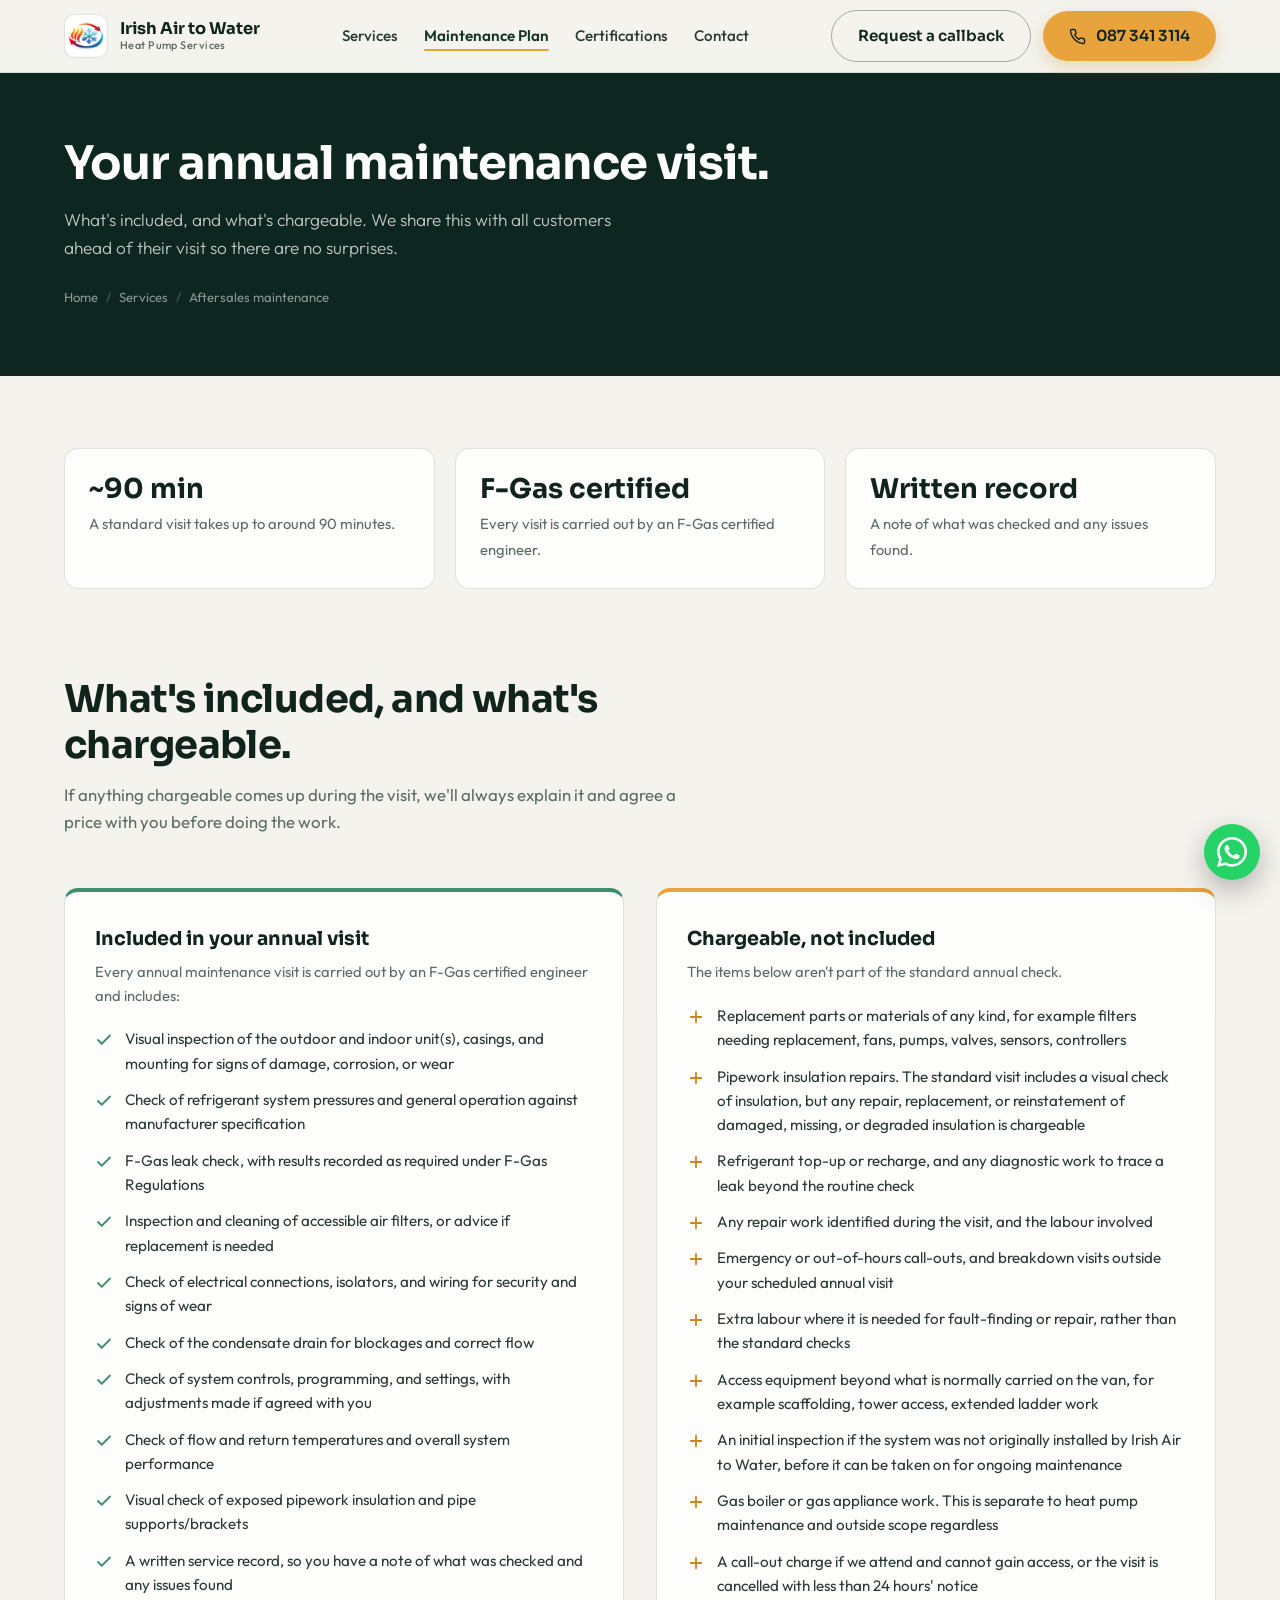
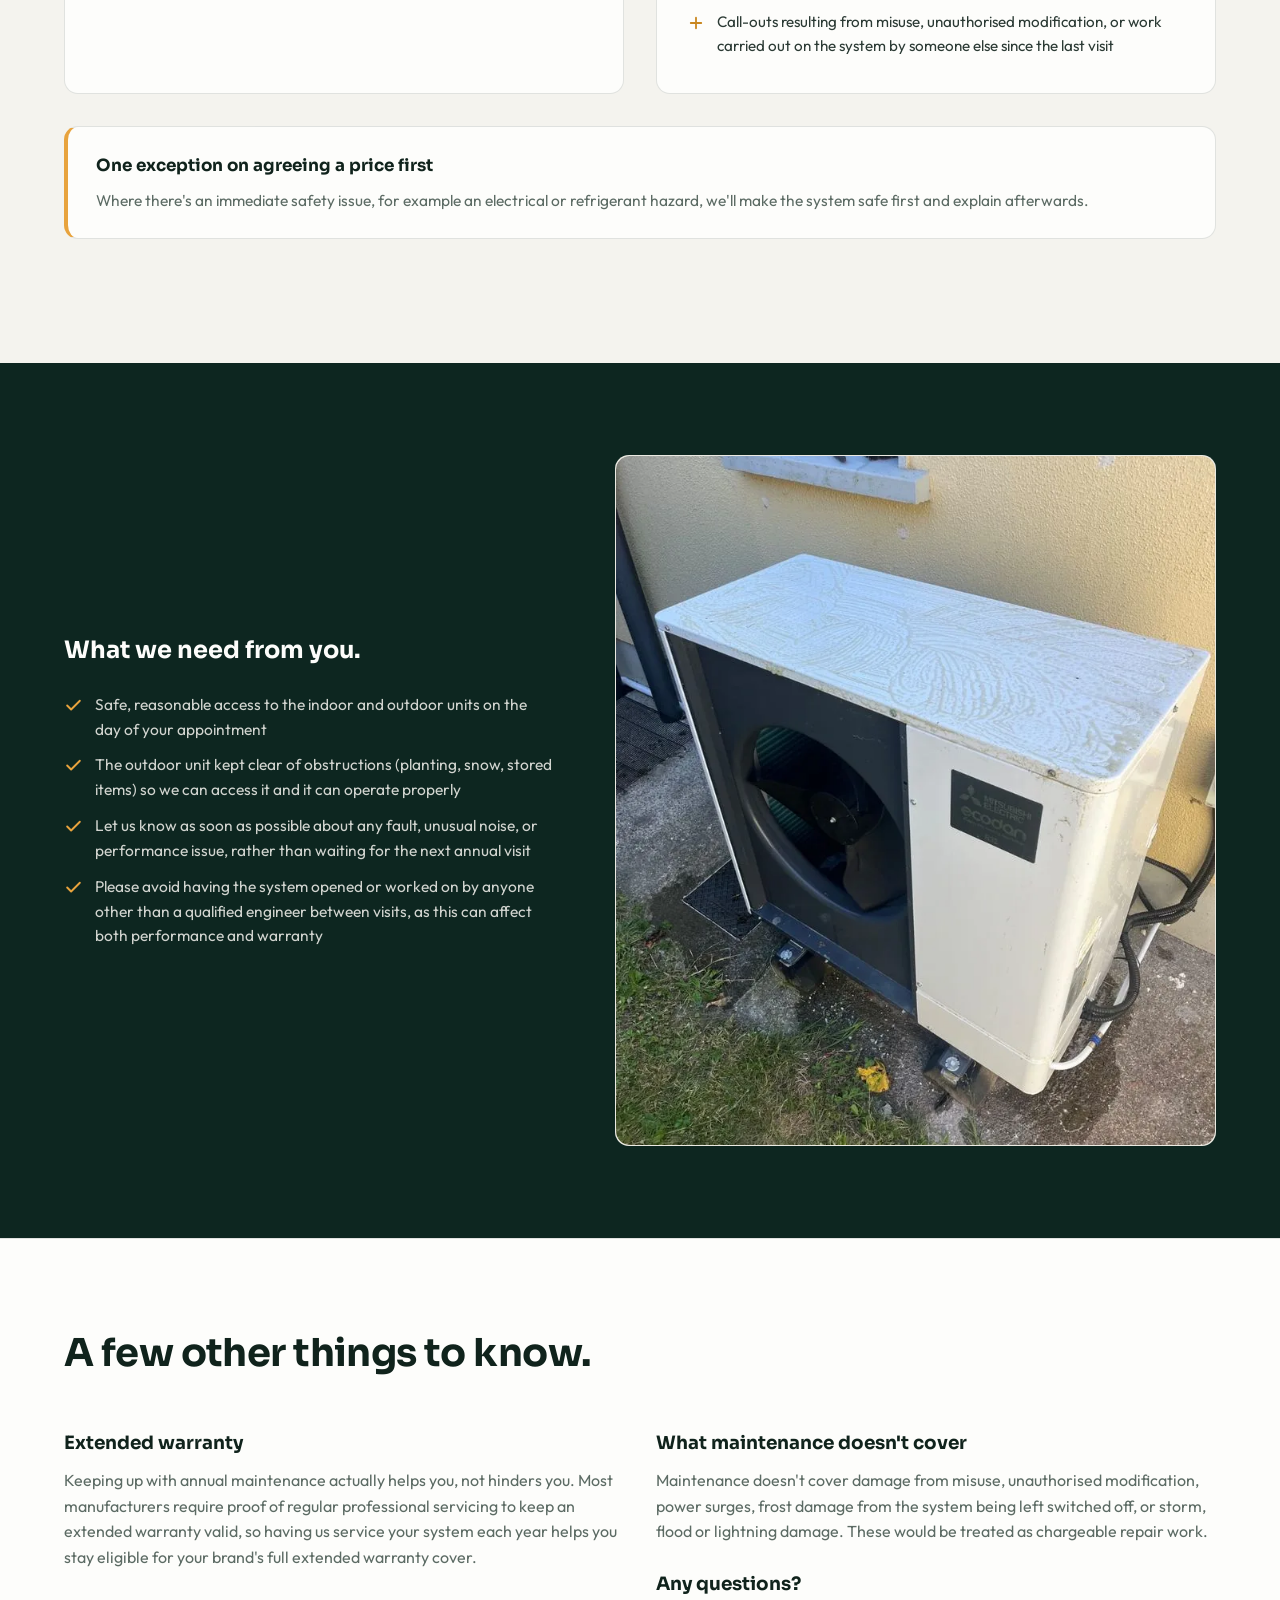
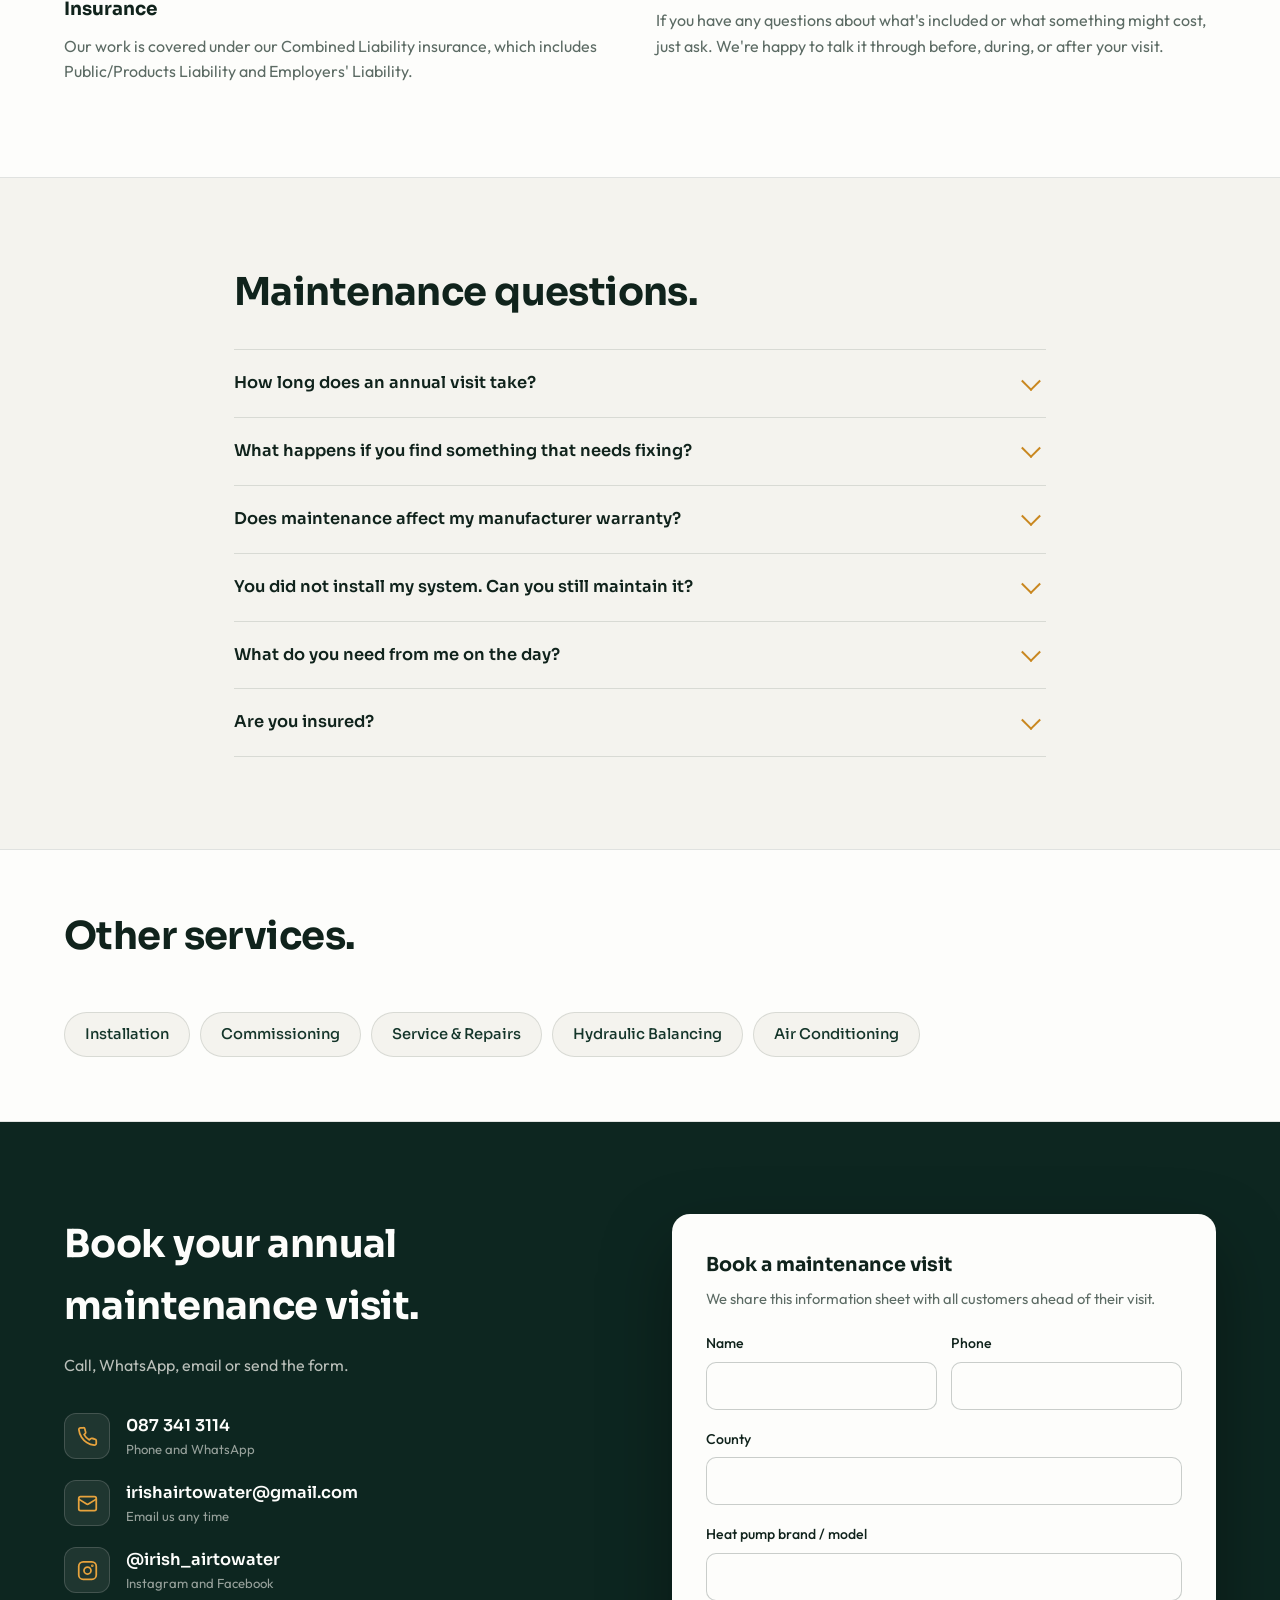
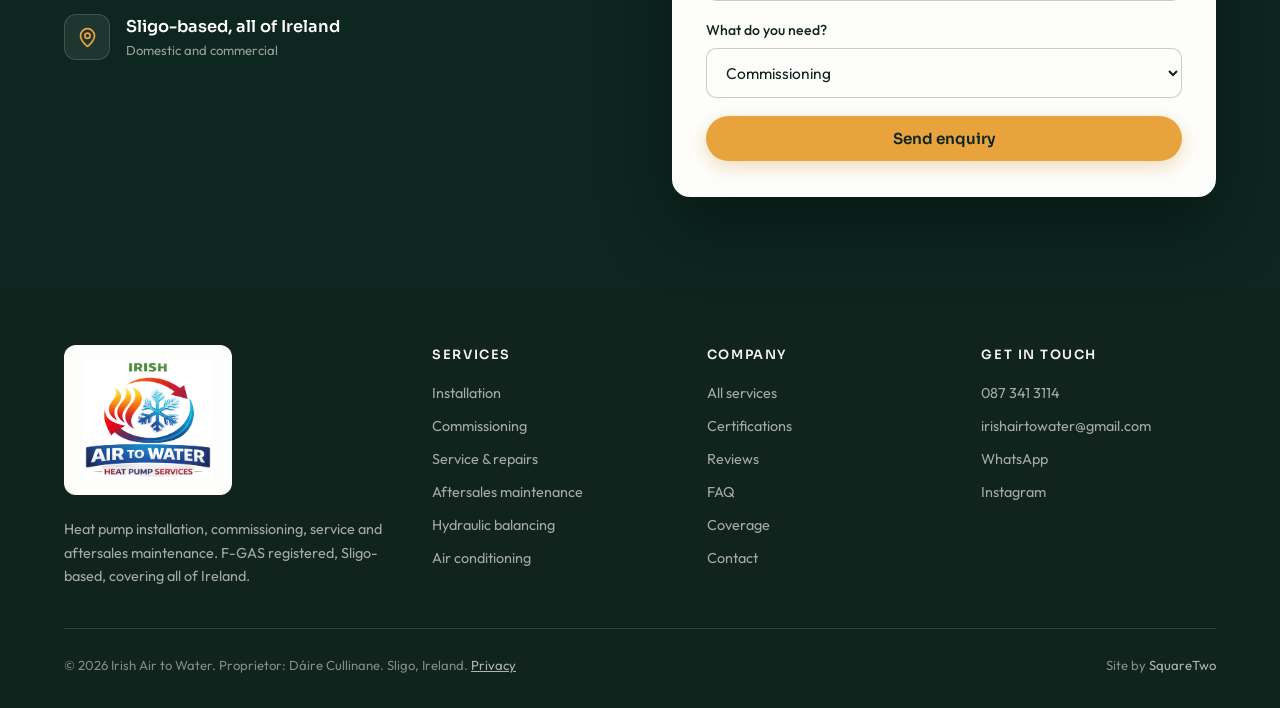
<file: maintenance.html>
<!DOCTYPE html>
<html lang="en-IE">
<head>
<script>document.documentElement.className+=' js';</script>
<meta charset="UTF-8">
<meta name="viewport" content="width=device-width, initial-scale=1.0">
<title>Annual Heat Pump Maintenance Visit | Irish Air to Water</title>
<meta name="description" content="What's included in your annual air-to-water heat pump maintenance visit and what's chargeable. F-Gas certified engineer, written service record.">
<link rel="canonical" href="https://irishairtowater.com/maintenance">
<meta property="og:type" content="website">
<meta property="og:site_name" content="Irish Air to Water">
<meta property="og:title" content="Annual Heat Pump Maintenance Visit | Irish Air to Water">
<meta property="og:description" content="What's included in your annual air-to-water heat pump maintenance visit and what's chargeable. F-Gas certified engineer, written service record.">
<meta property="og:url" content="https://irishairtowater.com/maintenance">
<meta property="og:locale" content="en_IE">
<meta property="og:image" content="https://irishairtowater.com/images/og-image.jpg">
<meta property="og:image:width" content="1200">
<meta property="og:image:height" content="630">
<meta property="og:image:alt" content="Air-to-water heat pump outdoor unit installed by Irish Air to Water">
<meta name="twitter:card" content="summary_large_image">
<meta name="theme-color" content="#0d2620">
<link rel="icon" href="images/logo-mark.png" type="image/png">
<link rel="apple-touch-icon" href="images/logo-mark.png">
<link rel="preconnect" href="https://fonts.googleapis.com">
<link rel="preconnect" href="https://fonts.gstatic.com" crossorigin>
<link href="https://fonts.googleapis.com/css2?family=Sora:wght@400;500;600;700&family=Outfit:wght@300;400;500;600&display=swap" rel="stylesheet">
<link rel="stylesheet" href="assets/styles.css?v=e7062da5">
<script type="application/ld+json">{"@context": "https://schema.org", "@type": "HVACBusiness", "@id": "https://irishairtowater.com/#business", "name": "Irish Air to Water", "description": "Air-to-water heat pump specialist and air conditioning installer. Commissioning, service and repairs, aftersales maintenance, and domestic and commercial air conditioning. F-GAS registered, Sligo-based, covering all of Ireland.", "url": "https://irishairtowater.com", "telephone": "+353 87 341 3114", "email": "irishairtowater@gmail.com", "founder": {"@type": "Person", "name": "Dáire Cullinane", "jobTitle": "Proprietor"}, "address": {"@type": "PostalAddress", "addressLocality": "Sligo", "addressRegion": "County Sligo", "addressCountry": "IE"}, "areaServed": {"@type": "Country", "name": "Ireland"}, "sameAs": ["https://www.instagram.com/irish_airtowater"], "knowsAbout": ["Air to water heat pumps", "F-Gas refrigerant handling", "Heat pump commissioning", "Hydraulic balancing", "R290 propane heat pumps", "Air conditioning installation", "Cassette and underceiling air conditioning", "VRV and VRF systems"], "makesOffer": [{"@type": "Offer", "itemOffered": {"@type": "Service", "name": "Heat pump installation"}}, {"@type": "Offer", "itemOffered": {"@type": "Service", "name": "Heat pump commissioning"}}, {"@type": "Offer", "itemOffered": {"@type": "Service", "name": "Heat pump service and repairs"}}, {"@type": "Offer", "itemOffered": {"@type": "Service", "name": "Aftersales maintenance"}}, {"@type": "Offer", "itemOffered": {"@type": "Service", "name": "Annual maintenance visit"}}, {"@type": "Offer", "itemOffered": {"@type": "Service", "name": "Hydraulic balancing"}}, {"@type": "Offer", "itemOffered": {"@type": "Service", "name": "Domestic air conditioning installation and service"}}, {"@type": "Offer", "itemOffered": {"@type": "Service", "name": "Commercial air conditioning installation and service"}}, {"@type": "Offer", "itemOffered": {"@type": "Service", "name": "VRV and VRF multi-unit air conditioning systems"}}], "hasCredential": [{"@type": "EducationalOccupationalCredential", "name": "F-Gas Registered"}, {"@type": "EducationalOccupationalCredential", "name": "QQI Level 6 Advanced Certificate, Craft - Refrigeration and Air Conditioning"}, {"@type": "EducationalOccupationalCredential", "name": "Grant Aerona R290 Air Source Heat Pump Course"}]}</script>
<script type="application/ld+json">{"@context": "https://schema.org", "@type": "Service", "name": "Heat pump aftersales maintenance", "description": "Annual maintenance visit by an F-Gas certified engineer, including a recorded F-Gas leak check and a written service record, plus callouts between visits.", "serviceType": "Heat pump aftersales maintenance", "url": "https://irishairtowater.com/maintenance", "provider": {"@id": "https://irishairtowater.com/#business"}, "areaServed": {"@type": "Country", "name": "Ireland"}, "audience": {"@type": "Audience", "audienceType": "Domestic and commercial"}}</script>
<script type="application/ld+json">{"@context": "https://schema.org", "@type": "BreadcrumbList", "itemListElement": [{"@type": "ListItem", "position": 1, "name": "Home", "item": "https://irishairtowater.com/"}, {"@type": "ListItem", "position": 2, "name": "Services", "item": "https://irishairtowater.com/services"}, {"@type": "ListItem", "position": 3, "name": "Aftersales maintenance"}]}</script>
<script type="application/ld+json">{"@context": "https://schema.org", "@type": "FAQPage", "mainEntity": [{"@type": "Question", "name": "How long does an annual visit take?", "acceptedAnswer": {"@type": "Answer", "text": "A standard visit takes up to around 90 minutes. If it genuinely takes a little longer to complete the standard checks, that is covered, at no extra charge."}}, {"@type": "Question", "name": "What happens if you find something that needs fixing?", "acceptedAnswer": {"@type": "Answer", "text": "We will always explain it and agree a price with you before doing the work. The only exception is an immediate safety issue, for example an electrical or refrigerant hazard, where we will make the system safe first and explain afterwards."}}, {"@type": "Question", "name": "Does maintenance affect my manufacturer warranty?", "acceptedAnswer": {"@type": "Answer", "text": "Most manufacturers require proof of regular professional servicing to keep an extended warranty valid, so having us service your system each year helps you stay eligible for your brand's full extended warranty cover."}}, {"@type": "Question", "name": "You did not install my system. Can you still maintain it?", "acceptedAnswer": {"@type": "Answer", "text": "Yes. If the system was not originally installed by Irish Air to Water, an initial inspection is required before it can be taken on for ongoing maintenance. That initial inspection is chargeable and separate to the annual visit."}}, {"@type": "Question", "name": "What do you need from me on the day?", "acceptedAnswer": {"@type": "Answer", "text": "Safe, reasonable access to the indoor and outdoor units, and the outdoor unit kept clear of obstructions such as planting, snow and stored items, so we can access it and it can operate properly."}}, {"@type": "Question", "name": "Are you insured?", "acceptedAnswer": {"@type": "Answer", "text": "Our work is covered under our Combined Liability insurance, which includes Public and Products Liability and Employers' Liability."}}]}</script>
</head>
<body>
<a class="skip-link" href="#main">Skip to content</a>
<header>
  <div class="wrap nav">
    <a class="brand" href="index.html">
      <img class="brand-logo-img" src="images/logo-mark.png" alt="" width="44" height="44">
      <div class="brand-name">Irish Air to Water<small>Heat Pump Services</small></div>
    </a>
    <ul class="nav-links"><li><a href="services.html">Services</a></li><li><a href="maintenance.html" aria-current="page">Maintenance Plan</a></li><li><a href="certifications.html">Certifications</a></li><li><a href="contact.html">Contact</a></li></ul>
    <div class="nav-cta">
      <a class="btn btn-ghost" href="contact.html">Request a callback</a>
      <a class="btn btn-amber nav-call" href="tel:+353873413114" aria-label="Call 087 341 3114"><svg viewBox="0 0 24 24" fill="none" stroke="currentColor" stroke-width="2" stroke-linecap="round" stroke-linejoin="round"><path d="M22 16.92v3a2 2 0 0 1-2.18 2 19.79 19.79 0 0 1-8.63-3.07 19.5 19.5 0 0 1-6-6 19.79 19.79 0 0 1-3.07-8.67A2 2 0 0 1 4.11 2h3a2 2 0 0 1 2 1.72 12.84 12.84 0 0 0 .7 2.81 2 2 0 0 1-.45 2.11L8.09 9.91a16 16 0 0 0 6 6l1.27-1.27a2 2 0 0 1 2.11-.45 12.84 12.84 0 0 0 2.81.7A2 2 0 0 1 22 16.92z"/></svg><span>087 341 3114</span></a>
      <button class="nav-toggle" type="button" aria-expanded="false" aria-controls="mobile-panel" aria-label="Menu">
        <span></span><span></span><span></span>
      </button>
    </div>
  </div>
  <div class="mobile-panel" id="mobile-panel">
    <ul><li><a href="index.html">Home</a></li><li><a href="services.html">Services</a></li><li><a href="maintenance.html" aria-current="page">Maintenance Plan</a></li><li><a href="certifications.html">Certifications</a></li><li><a href="contact.html">Contact</a></li></ul>
    <div class="mobile-actions">
      <a class="btn btn-amber" href="tel:+353873413114"><svg viewBox="0 0 24 24" fill="none" stroke="currentColor" stroke-width="2" stroke-linecap="round" stroke-linejoin="round"><path d="M22 16.92v3a2 2 0 0 1-2.18 2 19.79 19.79 0 0 1-8.63-3.07 19.5 19.5 0 0 1-6-6 19.79 19.79 0 0 1-3.07-8.67A2 2 0 0 1 4.11 2h3a2 2 0 0 1 2 1.72 12.84 12.84 0 0 0 .7 2.81 2 2 0 0 1-.45 2.11L8.09 9.91a16 16 0 0 0 6 6l1.27-1.27a2 2 0 0 1 2.11-.45 12.84 12.84 0 0 0 2.81.7A2 2 0 0 1 22 16.92z"/></svg>Call 087 341 3114</a>
      <a class="btn btn-ghost" href="contact.html">Request a callback</a>
    </div>
  </div>
</header>
<main id="main">

<section class="page-hero">
  <div class="wrap">
    <h1>Your annual maintenance visit.</h1>
    <p>What's included, and what's chargeable. We share this with all customers ahead of their visit so there are no surprises.</p>
    <ul class="crumbs"><li><a href="index.html">Home</a></li><li><a href="services.html">Services</a></li><li>Aftersales maintenance</li></ul>
  </div>
</section>

<section class="sec-tight">
  <div class="wrap">
    <div class="stat-row">
      <div class="stat reveal"><strong>~90 min</strong><span>A standard visit takes up to around 90 minutes.</span></div>
      <div class="stat reveal"><strong>F-Gas certified</strong><span>Every visit is carried out by an F-Gas certified engineer.</span></div>
      <div class="stat reveal"><strong>Written record</strong><span>A note of what was checked and any issues found.</span></div>
    </div>
  </div>
</section>

<section style="padding-top:24px">
  <div class="wrap">
    <div class="sec-head reveal">
      <h2>What's included, and what's chargeable.</h2>
      <p>If anything chargeable comes up during the visit, we'll always explain it and agree a price with you before doing the work.</p>
    </div>
    <div class="split-cols">
      <div class="panel panel-included reveal">
        <h3>Included in your annual visit</h3>
        <p class="panel-sub">Every annual maintenance visit is carried out by an F-Gas certified engineer and includes:</p>
        <ul><li><svg viewBox="0 0 24 24" fill="none" stroke="currentColor" stroke-width="2.4" stroke-linecap="round" stroke-linejoin="round"><path d="M20 6 9 17l-5-5"/></svg><span>Visual inspection of the outdoor and indoor unit(s), casings, and mounting for signs of damage, corrosion, or wear</span></li><li><svg viewBox="0 0 24 24" fill="none" stroke="currentColor" stroke-width="2.4" stroke-linecap="round" stroke-linejoin="round"><path d="M20 6 9 17l-5-5"/></svg><span>Check of refrigerant system pressures and general operation against manufacturer specification</span></li><li><svg viewBox="0 0 24 24" fill="none" stroke="currentColor" stroke-width="2.4" stroke-linecap="round" stroke-linejoin="round"><path d="M20 6 9 17l-5-5"/></svg><span>F-Gas leak check, with results recorded as required under F-Gas Regulations</span></li><li><svg viewBox="0 0 24 24" fill="none" stroke="currentColor" stroke-width="2.4" stroke-linecap="round" stroke-linejoin="round"><path d="M20 6 9 17l-5-5"/></svg><span>Inspection and cleaning of accessible air filters, or advice if replacement is needed</span></li><li><svg viewBox="0 0 24 24" fill="none" stroke="currentColor" stroke-width="2.4" stroke-linecap="round" stroke-linejoin="round"><path d="M20 6 9 17l-5-5"/></svg><span>Check of electrical connections, isolators, and wiring for security and signs of wear</span></li><li><svg viewBox="0 0 24 24" fill="none" stroke="currentColor" stroke-width="2.4" stroke-linecap="round" stroke-linejoin="round"><path d="M20 6 9 17l-5-5"/></svg><span>Check of the condensate drain for blockages and correct flow</span></li><li><svg viewBox="0 0 24 24" fill="none" stroke="currentColor" stroke-width="2.4" stroke-linecap="round" stroke-linejoin="round"><path d="M20 6 9 17l-5-5"/></svg><span>Check of system controls, programming, and settings, with adjustments made if agreed with you</span></li><li><svg viewBox="0 0 24 24" fill="none" stroke="currentColor" stroke-width="2.4" stroke-linecap="round" stroke-linejoin="round"><path d="M20 6 9 17l-5-5"/></svg><span>Check of flow and return temperatures and overall system performance</span></li><li><svg viewBox="0 0 24 24" fill="none" stroke="currentColor" stroke-width="2.4" stroke-linecap="round" stroke-linejoin="round"><path d="M20 6 9 17l-5-5"/></svg><span>Visual check of exposed pipework insulation and pipe supports/brackets</span></li><li><svg viewBox="0 0 24 24" fill="none" stroke="currentColor" stroke-width="2.4" stroke-linecap="round" stroke-linejoin="round"><path d="M20 6 9 17l-5-5"/></svg><span>A written service record, so you have a note of what was checked and any issues found</span></li></ul>
      </div>
      <div class="panel panel-chargeable reveal">
        <h3>Chargeable, not included</h3>
        <p class="panel-sub">The items below aren't part of the standard annual check.</p>
        <ul><li><svg viewBox="0 0 24 24" fill="none" stroke="currentColor" stroke-width="2.4" stroke-linecap="round" stroke-linejoin="round"><path d="M12 5v14M5 12h14"/></svg><span>Replacement parts or materials of any kind, for example filters needing replacement, fans, pumps, valves, sensors, controllers</span></li><li><svg viewBox="0 0 24 24" fill="none" stroke="currentColor" stroke-width="2.4" stroke-linecap="round" stroke-linejoin="round"><path d="M12 5v14M5 12h14"/></svg><span>Pipework insulation repairs. The standard visit includes a visual check of insulation, but any repair, replacement, or reinstatement of damaged, missing, or degraded insulation is chargeable</span></li><li><svg viewBox="0 0 24 24" fill="none" stroke="currentColor" stroke-width="2.4" stroke-linecap="round" stroke-linejoin="round"><path d="M12 5v14M5 12h14"/></svg><span>Refrigerant top-up or recharge, and any diagnostic work to trace a leak beyond the routine check</span></li><li><svg viewBox="0 0 24 24" fill="none" stroke="currentColor" stroke-width="2.4" stroke-linecap="round" stroke-linejoin="round"><path d="M12 5v14M5 12h14"/></svg><span>Any repair work identified during the visit, and the labour involved</span></li><li><svg viewBox="0 0 24 24" fill="none" stroke="currentColor" stroke-width="2.4" stroke-linecap="round" stroke-linejoin="round"><path d="M12 5v14M5 12h14"/></svg><span>Emergency or out-of-hours call-outs, and breakdown visits outside your scheduled annual visit</span></li><li><svg viewBox="0 0 24 24" fill="none" stroke="currentColor" stroke-width="2.4" stroke-linecap="round" stroke-linejoin="round"><path d="M12 5v14M5 12h14"/></svg><span>Extra labour where it is needed for fault-finding or repair, rather than the standard checks</span></li><li><svg viewBox="0 0 24 24" fill="none" stroke="currentColor" stroke-width="2.4" stroke-linecap="round" stroke-linejoin="round"><path d="M12 5v14M5 12h14"/></svg><span>Access equipment beyond what is normally carried on the van, for example scaffolding, tower access, extended ladder work</span></li><li><svg viewBox="0 0 24 24" fill="none" stroke="currentColor" stroke-width="2.4" stroke-linecap="round" stroke-linejoin="round"><path d="M12 5v14M5 12h14"/></svg><span>An initial inspection if the system was not originally installed by Irish Air to Water, before it can be taken on for ongoing maintenance</span></li><li><svg viewBox="0 0 24 24" fill="none" stroke="currentColor" stroke-width="2.4" stroke-linecap="round" stroke-linejoin="round"><path d="M12 5v14M5 12h14"/></svg><span>Gas boiler or gas appliance work. This is separate to heat pump maintenance and outside scope regardless</span></li><li><svg viewBox="0 0 24 24" fill="none" stroke="currentColor" stroke-width="2.4" stroke-linecap="round" stroke-linejoin="round"><path d="M12 5v14M5 12h14"/></svg><span>A call-out charge if we attend and cannot gain access, or the visit is cancelled with less than 24 hours' notice</span></li><li><svg viewBox="0 0 24 24" fill="none" stroke="currentColor" stroke-width="2.4" stroke-linecap="round" stroke-linejoin="round"><path d="M12 5v14M5 12h14"/></svg><span>Call-outs resulting from misuse, unauthorised modification, or work carried out on the system by someone else since the last visit</span></li></ul>
      </div>
    </div>
    <div class="callout reveal">
      <h3>One exception on agreeing a price first</h3>
      <p>Where there's an immediate safety issue, for example an electrical or refrigerant hazard, we'll make the system safe first and explain afterwards.</p>
    </div>
  </div>
</section>

<section class="bg-pine">
  <div class="wrap">
    <div class="about-grid">
      <div class="reveal">
        <h2>What we need from you.</h2>
        <ul class="tick-list" style="margin-top:22px"><li><svg viewBox="0 0 24 24" fill="none" stroke="currentColor" stroke-width="2.4" stroke-linecap="round" stroke-linejoin="round"><path d="M20 6 9 17l-5-5"/></svg>Safe, reasonable access to the indoor and outdoor units on the day of your appointment</li><li><svg viewBox="0 0 24 24" fill="none" stroke="currentColor" stroke-width="2.4" stroke-linecap="round" stroke-linejoin="round"><path d="M20 6 9 17l-5-5"/></svg>The outdoor unit kept clear of obstructions (planting, snow, stored items) so we can access it and it can operate properly</li><li><svg viewBox="0 0 24 24" fill="none" stroke="currentColor" stroke-width="2.4" stroke-linecap="round" stroke-linejoin="round"><path d="M20 6 9 17l-5-5"/></svg>Let us know as soon as possible about any fault, unusual noise, or performance issue, rather than waiting for the next annual visit</li><li><svg viewBox="0 0 24 24" fill="none" stroke="currentColor" stroke-width="2.4" stroke-linecap="round" stroke-linejoin="round"><path d="M20 6 9 17l-5-5"/></svg>Please avoid having the system opened or worked on by anyone other than a qualified engineer between visits, as this can affect both performance and warranty</li></ul>
      </div>
      <div class="about-media reveal">
        <div class="media-frame"><picture><source srcset="images/maintenance-clear-access.webp" type="image/webp"><img class="media-img" src="images/maintenance-clear-access.jpg" alt="Outdoor heat pump unit with clear space around it" width="750" height="1000" loading="lazy" decoding="async"></picture></div>
      </div>
    </div>
  </div>
</section>

<section class="bg-white">
  <div class="wrap">
    <div class="sec-head reveal">
      <h2>A few other things to know.</h2>
    </div>
    <div class="split-cols">
      <div class="reveal">
        <h3 style="font-size:1.15rem;margin-bottom:10px">Extended warranty</h3>
        <p style="color:#5c6b64;margin-bottom:24px">Keeping up with annual maintenance actually helps you, not hinders you. Most manufacturers require proof of regular professional servicing to keep an extended warranty valid, so having us service your system each year helps you stay eligible for your brand's full extended warranty cover.</p>
        <h3 style="font-size:1.15rem;margin-bottom:10px">Insurance</h3>
        <p style="color:#5c6b64">Our work is covered under our Combined Liability insurance, which includes Public/Products Liability and Employers' Liability.</p>
      </div>
      <div class="reveal">
        <h3 style="font-size:1.15rem;margin-bottom:10px">What maintenance doesn't cover</h3>
        <p style="color:#5c6b64;margin-bottom:24px">Maintenance doesn't cover damage from misuse, unauthorised modification, power surges, frost damage from the system being left switched off, or storm, flood or lightning damage. These would be treated as chargeable repair work.</p>
        <h3 style="font-size:1.15rem;margin-bottom:10px">Any questions?</h3>
        <p style="color:#5c6b64">If you have any questions about what's included or what something might cost, just ask. We're happy to talk it through before, during, or after your visit.</p>
      </div>
    </div>
  </div>
</section>

<section>
  <div class="wrap-narrow">
    <div class="sec-head reveal" style="margin-bottom:34px">
      <h2>Maintenance questions.</h2>
    </div>
    <div class="reveal"><div class="faq">
<div class="faq-item">
  <h3><button class="faq-q" type="button" aria-expanded="false" aria-controls="faq-a-1" id="faq-q-1">How long does an annual visit take?</button></h3>
  <div class="faq-a" id="faq-a-1" role="region" aria-labelledby="faq-q-1"><p>A standard visit takes up to around 90 minutes. If it genuinely takes a little longer to complete the standard checks, that is covered, at no extra charge.</p></div>
</div>
<div class="faq-item">
  <h3><button class="faq-q" type="button" aria-expanded="false" aria-controls="faq-a-2" id="faq-q-2">What happens if you find something that needs fixing?</button></h3>
  <div class="faq-a" id="faq-a-2" role="region" aria-labelledby="faq-q-2"><p>We will always explain it and agree a price with you before doing the work. The only exception is an immediate safety issue, for example an electrical or refrigerant hazard, where we will make the system safe first and explain afterwards.</p></div>
</div>
<div class="faq-item">
  <h3><button class="faq-q" type="button" aria-expanded="false" aria-controls="faq-a-3" id="faq-q-3">Does maintenance affect my manufacturer warranty?</button></h3>
  <div class="faq-a" id="faq-a-3" role="region" aria-labelledby="faq-q-3"><p>Most manufacturers require proof of regular professional servicing to keep an extended warranty valid, so having us service your system each year helps you stay eligible for your brand's full extended warranty cover.</p></div>
</div>
<div class="faq-item">
  <h3><button class="faq-q" type="button" aria-expanded="false" aria-controls="faq-a-4" id="faq-q-4">You did not install my system. Can you still maintain it?</button></h3>
  <div class="faq-a" id="faq-a-4" role="region" aria-labelledby="faq-q-4"><p>Yes. If the system was not originally installed by Irish Air to Water, an initial inspection is required before it can be taken on for ongoing maintenance. That initial inspection is chargeable and separate to the annual visit.</p></div>
</div>
<div class="faq-item">
  <h3><button class="faq-q" type="button" aria-expanded="false" aria-controls="faq-a-5" id="faq-q-5">What do you need from me on the day?</button></h3>
  <div class="faq-a" id="faq-a-5" role="region" aria-labelledby="faq-q-5"><p>Safe, reasonable access to the indoor and outdoor units, and the outdoor unit kept clear of obstructions such as planting, snow and stored items, so we can access it and it can operate properly.</p></div>
</div>
<div class="faq-item">
  <h3><button class="faq-q" type="button" aria-expanded="false" aria-controls="faq-a-6" id="faq-q-6">Are you insured?</button></h3>
  <div class="faq-a" id="faq-a-6" role="region" aria-labelledby="faq-q-6"><p>Our work is covered under our Combined Liability insurance, which includes Public and Products Liability and Employers' Liability.</p></div>
</div>
</div></div>
  </div>
</section>

<section class="bg-white sec-tight">
  <div class="wrap">
    <div class="sec-head reveal"><h2>Other services.</h2></div>
    <div class="related-row reveal"><a href="installation.html">Installation</a><a href="commissioning.html">Commissioning</a><a href="repairs.html">Service &amp; Repairs</a><a href="hydraulic-balancing.html">Hydraulic Balancing</a><a href="air-conditioning.html">Air Conditioning</a></div>
  </div>
</section>

<section class="contact">
  <div class="wrap contact-grid">
    <div class="reveal">
      <h2>Book your annual maintenance visit.</h2>
      <p class="contact-lede">Call, WhatsApp, email or send the form.</p>
      <ul class="contact-list">
  <li>
    <div class="c-icon"><svg viewBox="0 0 24 24" fill="none" stroke="currentColor" stroke-width="2" stroke-linecap="round" stroke-linejoin="round"><path d="M22 16.92v3a2 2 0 0 1-2.18 2 19.79 19.79 0 0 1-8.63-3.07 19.5 19.5 0 0 1-6-6 19.79 19.79 0 0 1-3.07-8.67A2 2 0 0 1 4.11 2h3a2 2 0 0 1 2 1.72 12.84 12.84 0 0 0 .7 2.81 2 2 0 0 1-.45 2.11L8.09 9.91a16 16 0 0 0 6 6l1.27-1.27a2 2 0 0 1 2.11-.45 12.84 12.84 0 0 0 2.81.7A2 2 0 0 1 22 16.92z"/></svg></div>
    <div><a href="tel:+353873413114">087 341 3114</a><small>Phone and WhatsApp</small></div>
  </li>
  <li>
    <div class="c-icon"><svg viewBox="0 0 24 24" fill="none" stroke="currentColor" stroke-width="2" stroke-linecap="round" stroke-linejoin="round"><rect width="20" height="16" x="2" y="4" rx="2"/><path d="m22 7-8.97 5.7a1.94 1.94 0 0 1-2.06 0L2 7"/></svg></div>
    <div><a href="mailto:irishairtowater@gmail.com">irishairtowater@gmail.com</a><small>Email us any time</small></div>
  </li>
  <li>
    <div class="c-icon"><svg viewBox="0 0 24 24" fill="none" stroke="currentColor" stroke-width="2" stroke-linecap="round" stroke-linejoin="round"><rect width="20" height="20" x="2" y="2" rx="5"/><circle cx="12" cy="12" r="4"/><circle cx="17.5" cy="6.5" r="0.5" fill="currentColor"/></svg></div>
    <div><a href="https://www.instagram.com/irish_airtowater" target="_blank" rel="noopener">@irish_airtowater</a><small>Instagram and Facebook</small></div>
  </li>
  <li>
    <div class="c-icon"><svg viewBox="0 0 24 24" fill="none" stroke="currentColor" stroke-width="2" stroke-linecap="round" stroke-linejoin="round"><path d="M20 10c0 4.993-5.539 10.193-7.399 11.799a1 1 0 0 1-1.202 0C9.539 20.193 4 14.993 4 10a8 8 0 0 1 16 0"/><circle cx="12" cy="10" r="3"/></svg></div>
    <div><a href="index.html#coverage">Sligo-based, all of Ireland</a><small>Domestic and commercial</small></div>
  </li>
</ul>
    </div>
    <div class="form-card reveal">
  <h3>Book a maintenance visit</h3>
  <p class="form-sub">We share this information sheet with all customers ahead of their visit.</p>
  <form data-iatw-form>
    <div class="hp" aria-hidden="true"><label for="f-website">Website</label><input id="f-website" type="text" name="website" tabindex="-1" autocomplete="off"></div>
    <div class="field-row">
      <div class="field">
        <label for="f-name">Name</label>
        <input id="f-name" type="text" name="name" autocomplete="name" required>
      </div>
      <div class="field">
        <label for="f-phone">Phone</label>
        <input id="f-phone" type="tel" name="phone" autocomplete="tel" required>
      </div>
    </div>
    <div class="field">
      <label for="f-county">County</label>
      <input id="f-county" type="text" name="county">
    </div>
    <div class="field">
      <label for="f-brand">Heat pump brand / model</label>
      <input id="f-brand" type="text" name="brand">
    </div>
    <div class="field">
      <label for="f-type">What do you need?</label>
      <select id="f-type" name="type">
        <option>Commissioning</option>
        <option>Service or repair</option>
        <option>Aftersales maintenance</option>
        <option>Installation</option>
        <option>Air conditioning</option>
        <option>Something else</option>
      </select>
    </div>
    <button class="btn btn-amber" type="submit" style="width:100%; justify-content:center;">Send enquiry</button>
  </form>
</div>
  </div>
</section>

</main>
<footer>
  <div class="wrap">
    <div class="foot-grid">
      <div>
        <div class="foot-logo"><img src="images/logo.png" alt="Irish Air to Water, Heat Pump Services" width="729" height="674" loading="lazy" decoding="async"></div>
        <p>Heat pump installation, commissioning, service and aftersales maintenance. F-GAS registered, Sligo-based, covering all of Ireland.</p>
      </div>
      <div>
        <h4>Services</h4>
        <ul>
          <li><a href="installation.html">Installation</a></li>
          <li><a href="commissioning.html">Commissioning</a></li>
          <li><a href="repairs.html">Service &amp; repairs</a></li>
          <li><a href="maintenance.html">Aftersales maintenance</a></li>
          <li><a href="hydraulic-balancing.html">Hydraulic balancing</a></li>
          <li><a href="air-conditioning.html">Air conditioning</a></li>
        </ul>
      </div>
      <div>
        <h4>Company</h4>
        <ul>
          <li><a href="services.html">All services</a></li>
          <li><a href="certifications.html">Certifications</a></li>
          <li><a href="reviews.html">Reviews</a></li>
          <li><a href="faq.html">FAQ</a></li>
          <li><a href="index.html#coverage">Coverage</a></li>
          <li><a href="contact.html">Contact</a></li>
        </ul>
      </div>
      <div>
        <h4>Get in touch</h4>
        <ul>
          <li><a href="tel:+353873413114">087 341 3114</a></li>
          <li><a href="mailto:irishairtowater@gmail.com">irishairtowater@gmail.com</a></li>
          <li><a href="https://wa.me/353873413114" target="_blank" rel="noopener">WhatsApp</a></li>
          <li><a href="https://www.instagram.com/irish_airtowater" target="_blank" rel="noopener">Instagram</a></li>
        </ul>
      </div>
    </div>
    <div class="foot-bottom">
      <div>&copy; 2026 Irish Air to Water. Proprietor: D&aacute;ire Cullinane. Sligo, Ireland. <a href="privacy.html">Privacy</a></div>
      <div>Site by <a href="https://squaretwo.ie" target="_blank" rel="noopener" style="text-decoration:none">SquareTwo</a></div>
    </div>
  </div>
</footer>
<a class="wa-float" href="https://wa.me/353873413114" target="_blank" rel="noopener" aria-label="Message us on WhatsApp"><svg viewBox="0 0 24 24" fill="currentColor"><path d="M17.472 14.382c-.297-.149-1.758-.867-2.03-.967-.273-.099-.471-.148-.67.15-.197.297-.767.966-.94 1.164-.173.199-.347.223-.644.075-.297-.15-1.255-.463-2.39-1.475-.883-.788-1.48-1.761-1.653-2.059-.173-.297-.018-.458.13-.606.134-.133.298-.347.446-.52.149-.174.198-.298.298-.497.099-.198.05-.371-.025-.52-.075-.149-.669-1.612-.916-2.207-.242-.579-.487-.5-.669-.51a12.8 12.8 0 0 0-.57-.01c-.198 0-.52.074-.792.372-.272.297-1.04 1.016-1.04 2.479 0 1.462 1.065 2.875 1.213 3.074.149.198 2.096 3.2 5.077 4.487.709.306 1.262.489 1.694.625.712.227 1.36.195 1.871.118.571-.085 1.758-.719 2.006-1.413.248-.694.248-1.289.173-1.413-.074-.124-.272-.198-.57-.347m-5.421 7.403h-.004a9.87 9.87 0 0 1-5.031-1.378l-.361-.214-3.741.982.998-3.648-.235-.374a9.86 9.86 0 0 1-1.51-5.26c.001-5.45 4.436-9.884 9.888-9.884a9.82 9.82 0 0 1 6.988 2.896 9.82 9.82 0 0 1 2.893 6.994c-.003 5.45-4.437 9.885-9.885 9.885M20.52 3.449C18.24 1.245 15.24 0 12.045 0 5.463 0 .104 5.334.101 11.893c0 2.096.549 4.142 1.595 5.945L0 24l6.335-1.652a12 12 0 0 0 5.71 1.447h.006c6.585 0 11.946-5.335 11.949-11.896 0-3.176-1.24-6.165-3.495-8.411"/></svg></a>
<nav class="call-bar" aria-label="Call or message">
  <a href="tel:+353873413114"><svg viewBox="0 0 24 24" fill="none" stroke="currentColor" stroke-width="2" stroke-linecap="round" stroke-linejoin="round"><path d="M22 16.92v3a2 2 0 0 1-2.18 2 19.79 19.79 0 0 1-8.63-3.07 19.5 19.5 0 0 1-6-6 19.79 19.79 0 0 1-3.07-8.67A2 2 0 0 1 4.11 2h3a2 2 0 0 1 2 1.72 12.84 12.84 0 0 0 .7 2.81 2 2 0 0 1-.45 2.11L8.09 9.91a16 16 0 0 0 6 6l1.27-1.27a2 2 0 0 1 2.11-.45 12.84 12.84 0 0 0 2.81.7A2 2 0 0 1 22 16.92z"/></svg>Call 087 341 3114</a>
  <a class="call-bar-wa" href="https://wa.me/353873413114" target="_blank" rel="noopener"><svg viewBox="0 0 24 24" fill="currentColor"><path d="M17.472 14.382c-.297-.149-1.758-.867-2.03-.967-.273-.099-.471-.148-.67.15-.197.297-.767.966-.94 1.164-.173.199-.347.223-.644.075-.297-.15-1.255-.463-2.39-1.475-.883-.788-1.48-1.761-1.653-2.059-.173-.297-.018-.458.13-.606.134-.133.298-.347.446-.52.149-.174.198-.298.298-.497.099-.198.05-.371-.025-.52-.075-.149-.669-1.612-.916-2.207-.242-.579-.487-.5-.669-.51a12.8 12.8 0 0 0-.57-.01c-.198 0-.52.074-.792.372-.272.297-1.04 1.016-1.04 2.479 0 1.462 1.065 2.875 1.213 3.074.149.198 2.096 3.2 5.077 4.487.709.306 1.262.489 1.694.625.712.227 1.36.195 1.871.118.571-.085 1.758-.719 2.006-1.413.248-.694.248-1.289.173-1.413-.074-.124-.272-.198-.57-.347m-5.421 7.403h-.004a9.87 9.87 0 0 1-5.031-1.378l-.361-.214-3.741.982.998-3.648-.235-.374a9.86 9.86 0 0 1-1.51-5.26c.001-5.45 4.436-9.884 9.888-9.884a9.82 9.82 0 0 1 6.988 2.896 9.82 9.82 0 0 1 2.893 6.994c-.003 5.45-4.437 9.885-9.885 9.885M20.52 3.449C18.24 1.245 15.24 0 12.045 0 5.463 0 .104 5.334.101 11.893c0 2.096.549 4.142 1.595 5.945L0 24l6.335-1.652a12 12 0 0 0 5.71 1.447h.006c6.585 0 11.946-5.335 11.949-11.896 0-3.176-1.24-6.165-3.495-8.411"/></svg>WhatsApp</a>
</nav>
<script src="assets/main.js?v=93c4f36d"></script>
</body>
</html>
</file>
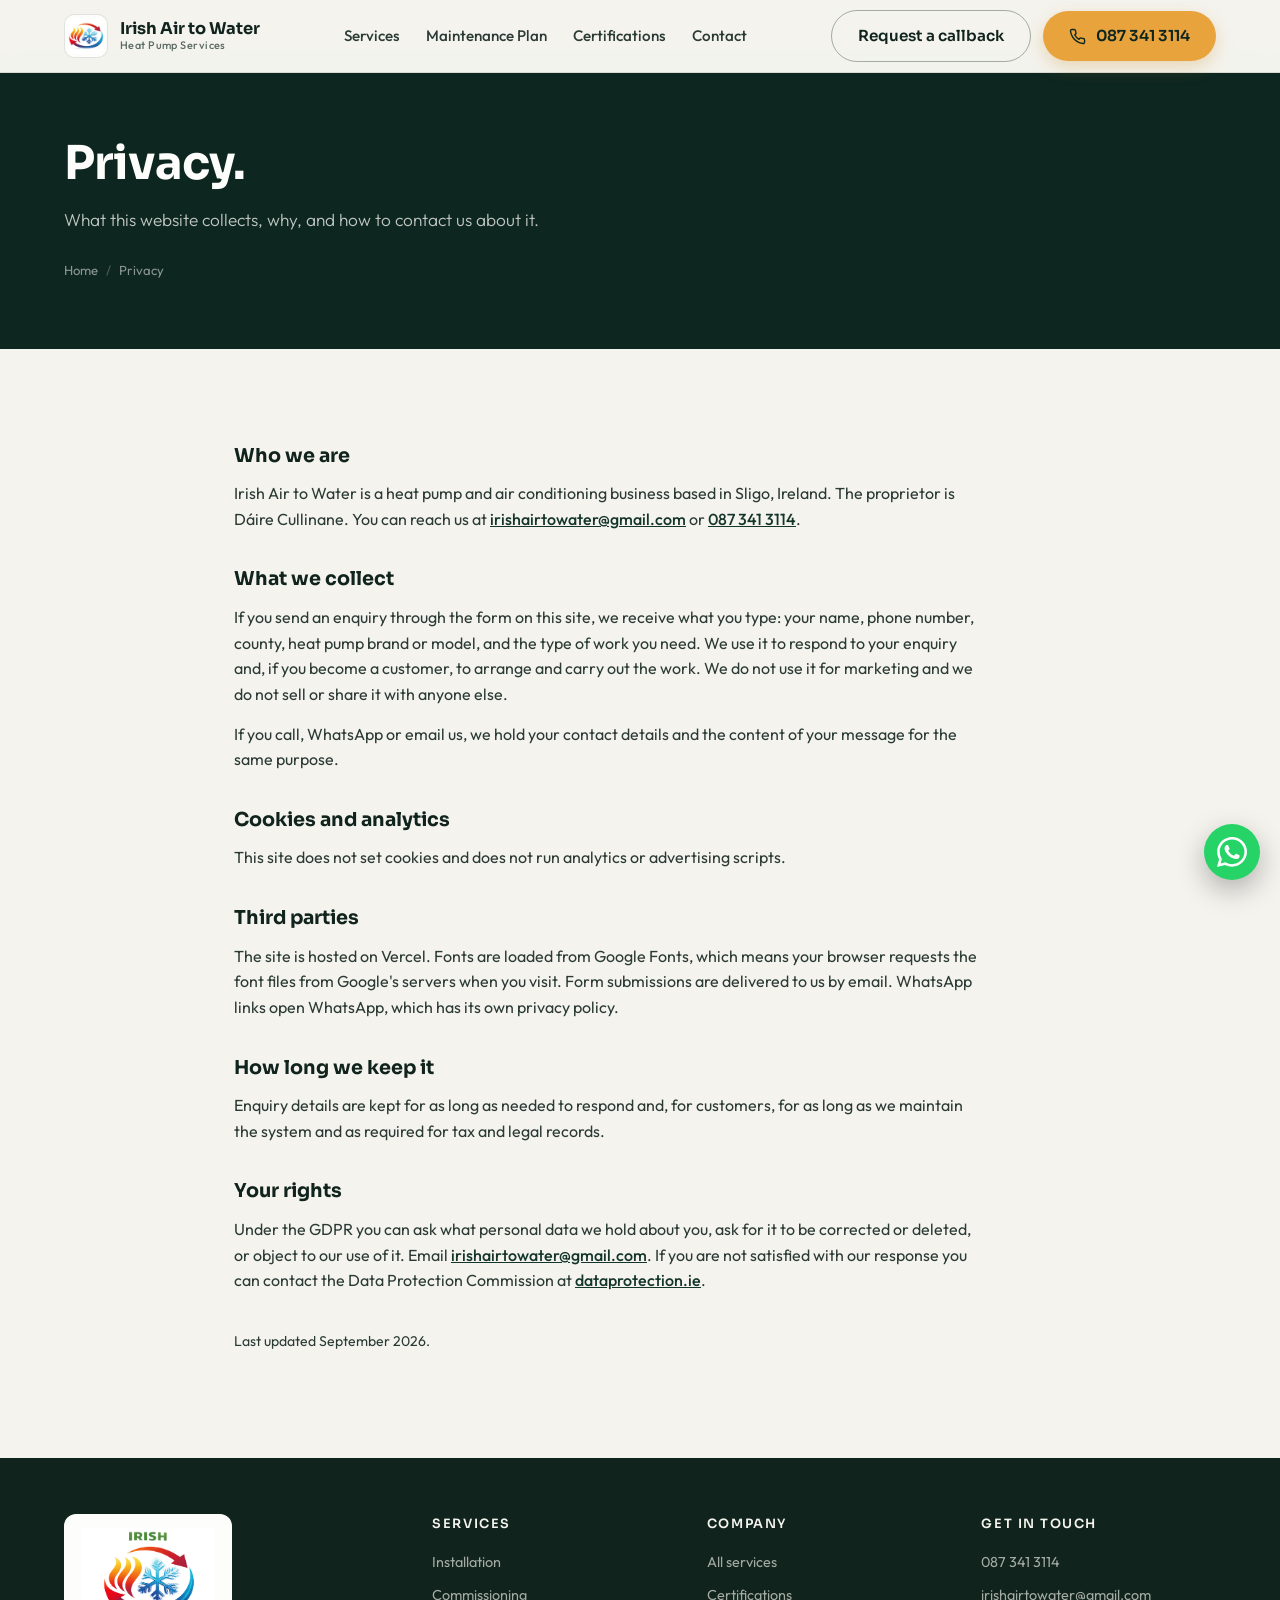
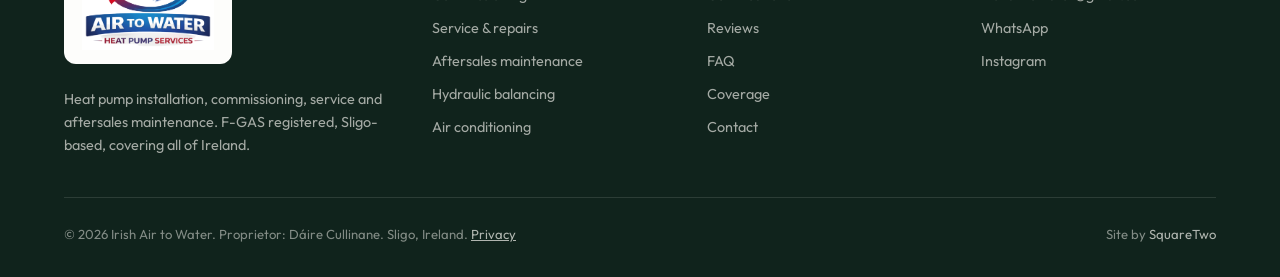
<file: privacy.html>
<!DOCTYPE html>
<html lang="en-IE">
<head>
<script>document.documentElement.className+=' js';</script>
<meta charset="UTF-8">
<meta name="viewport" content="width=device-width, initial-scale=1.0">
<title>Privacy | Irish Air to Water</title>
<meta name="description" content="What the Irish Air to Water website collects when you send an enquiry, why, and how to contact us about your data.">
<link rel="canonical" href="https://irishairtowater.com/privacy">
<meta property="og:type" content="website">
<meta property="og:site_name" content="Irish Air to Water">
<meta property="og:title" content="Privacy | Irish Air to Water">
<meta property="og:description" content="What the Irish Air to Water website collects when you send an enquiry, why, and how to contact us about your data.">
<meta property="og:url" content="https://irishairtowater.com/privacy">
<meta property="og:locale" content="en_IE">
<meta property="og:image" content="https://irishairtowater.com/images/og-image.jpg">
<meta property="og:image:width" content="1200">
<meta property="og:image:height" content="630">
<meta property="og:image:alt" content="Air-to-water heat pump outdoor unit installed by Irish Air to Water">
<meta name="twitter:card" content="summary_large_image">
<meta name="theme-color" content="#0d2620">
<link rel="icon" href="images/logo-mark.png" type="image/png">
<link rel="apple-touch-icon" href="images/logo-mark.png">
<link rel="preconnect" href="https://fonts.googleapis.com">
<link rel="preconnect" href="https://fonts.gstatic.com" crossorigin>
<link href="https://fonts.googleapis.com/css2?family=Sora:wght@400;500;600;700&family=Outfit:wght@300;400;500;600&display=swap" rel="stylesheet">
<link rel="stylesheet" href="assets/styles.css?v=e7062da5">
<script type="application/ld+json">{"@context": "https://schema.org", "@type": "HVACBusiness", "@id": "https://irishairtowater.com/#business", "name": "Irish Air to Water", "description": "Air-to-water heat pump specialist and air conditioning installer. Commissioning, service and repairs, aftersales maintenance, and domestic and commercial air conditioning. F-GAS registered, Sligo-based, covering all of Ireland.", "url": "https://irishairtowater.com", "telephone": "+353 87 341 3114", "email": "irishairtowater@gmail.com", "founder": {"@type": "Person", "name": "Dáire Cullinane", "jobTitle": "Proprietor"}, "address": {"@type": "PostalAddress", "addressLocality": "Sligo", "addressRegion": "County Sligo", "addressCountry": "IE"}, "areaServed": {"@type": "Country", "name": "Ireland"}, "sameAs": ["https://www.instagram.com/irish_airtowater"], "knowsAbout": ["Air to water heat pumps", "F-Gas refrigerant handling", "Heat pump commissioning", "Hydraulic balancing", "R290 propane heat pumps", "Air conditioning installation", "Cassette and underceiling air conditioning", "VRV and VRF systems"], "makesOffer": [{"@type": "Offer", "itemOffered": {"@type": "Service", "name": "Heat pump installation"}}, {"@type": "Offer", "itemOffered": {"@type": "Service", "name": "Heat pump commissioning"}}, {"@type": "Offer", "itemOffered": {"@type": "Service", "name": "Heat pump service and repairs"}}, {"@type": "Offer", "itemOffered": {"@type": "Service", "name": "Aftersales maintenance"}}, {"@type": "Offer", "itemOffered": {"@type": "Service", "name": "Annual maintenance visit"}}, {"@type": "Offer", "itemOffered": {"@type": "Service", "name": "Hydraulic balancing"}}, {"@type": "Offer", "itemOffered": {"@type": "Service", "name": "Domestic air conditioning installation and service"}}, {"@type": "Offer", "itemOffered": {"@type": "Service", "name": "Commercial air conditioning installation and service"}}, {"@type": "Offer", "itemOffered": {"@type": "Service", "name": "VRV and VRF multi-unit air conditioning systems"}}], "hasCredential": [{"@type": "EducationalOccupationalCredential", "name": "F-Gas Registered"}, {"@type": "EducationalOccupationalCredential", "name": "QQI Level 6 Advanced Certificate, Craft - Refrigeration and Air Conditioning"}, {"@type": "EducationalOccupationalCredential", "name": "Grant Aerona R290 Air Source Heat Pump Course"}]}</script>
<script type="application/ld+json">{"@context": "https://schema.org", "@type": "BreadcrumbList", "itemListElement": [{"@type": "ListItem", "position": 1, "name": "Home", "item": "https://irishairtowater.com/"}, {"@type": "ListItem", "position": 2, "name": "Privacy"}]}</script>
</head>
<body>
<a class="skip-link" href="#main">Skip to content</a>
<header>
  <div class="wrap nav">
    <a class="brand" href="index.html">
      <img class="brand-logo-img" src="images/logo-mark.png" alt="" width="44" height="44">
      <div class="brand-name">Irish Air to Water<small>Heat Pump Services</small></div>
    </a>
    <ul class="nav-links"><li><a href="services.html">Services</a></li><li><a href="maintenance.html">Maintenance Plan</a></li><li><a href="certifications.html">Certifications</a></li><li><a href="contact.html">Contact</a></li></ul>
    <div class="nav-cta">
      <a class="btn btn-ghost" href="contact.html">Request a callback</a>
      <a class="btn btn-amber nav-call" href="tel:+353873413114" aria-label="Call 087 341 3114"><svg viewBox="0 0 24 24" fill="none" stroke="currentColor" stroke-width="2" stroke-linecap="round" stroke-linejoin="round"><path d="M22 16.92v3a2 2 0 0 1-2.18 2 19.79 19.79 0 0 1-8.63-3.07 19.5 19.5 0 0 1-6-6 19.79 19.79 0 0 1-3.07-8.67A2 2 0 0 1 4.11 2h3a2 2 0 0 1 2 1.72 12.84 12.84 0 0 0 .7 2.81 2 2 0 0 1-.45 2.11L8.09 9.91a16 16 0 0 0 6 6l1.27-1.27a2 2 0 0 1 2.11-.45 12.84 12.84 0 0 0 2.81.7A2 2 0 0 1 22 16.92z"/></svg><span>087 341 3114</span></a>
      <button class="nav-toggle" type="button" aria-expanded="false" aria-controls="mobile-panel" aria-label="Menu">
        <span></span><span></span><span></span>
      </button>
    </div>
  </div>
  <div class="mobile-panel" id="mobile-panel">
    <ul><li><a href="index.html">Home</a></li><li><a href="services.html">Services</a></li><li><a href="maintenance.html">Maintenance Plan</a></li><li><a href="certifications.html">Certifications</a></li><li><a href="contact.html">Contact</a></li></ul>
    <div class="mobile-actions">
      <a class="btn btn-amber" href="tel:+353873413114"><svg viewBox="0 0 24 24" fill="none" stroke="currentColor" stroke-width="2" stroke-linecap="round" stroke-linejoin="round"><path d="M22 16.92v3a2 2 0 0 1-2.18 2 19.79 19.79 0 0 1-8.63-3.07 19.5 19.5 0 0 1-6-6 19.79 19.79 0 0 1-3.07-8.67A2 2 0 0 1 4.11 2h3a2 2 0 0 1 2 1.72 12.84 12.84 0 0 0 .7 2.81 2 2 0 0 1-.45 2.11L8.09 9.91a16 16 0 0 0 6 6l1.27-1.27a2 2 0 0 1 2.11-.45 12.84 12.84 0 0 0 2.81.7A2 2 0 0 1 22 16.92z"/></svg>Call 087 341 3114</a>
      <a class="btn btn-ghost" href="contact.html">Request a callback</a>
    </div>
  </div>
</header>
<main id="main">

<section class="page-hero">
  <div class="wrap">
    <h1>Privacy.</h1>
    <p>What this website collects, why, and how to contact us about it.</p>
    <ul class="crumbs"><li><a href="index.html">Home</a></li><li>Privacy</li></ul>
  </div>
</section>

<section>
  <div class="wrap-narrow prose">
    <h2>Who we are</h2>
    <p>Irish Air to Water is a heat pump and air conditioning business based in Sligo, Ireland. The proprietor is D&aacute;ire Cullinane. You can reach us at <a href="mailto:irishairtowater@gmail.com">irishairtowater@gmail.com</a> or <a href="tel:+353873413114">087 341 3114</a>.</p>

    <h2>What we collect</h2>
    <p>If you send an enquiry through the form on this site, we receive what you type: your name, phone number, county, heat pump brand or model, and the type of work you need. We use it to respond to your enquiry and, if you become a customer, to arrange and carry out the work. We do not use it for marketing and we do not sell or share it with anyone else.</p>
    <p>If you call, WhatsApp or email us, we hold your contact details and the content of your message for the same purpose.</p>

    <h2>Cookies and analytics</h2>
    <p>This site does not set cookies and does not run analytics or advertising scripts.</p>

    <h2>Third parties</h2>
    <p>The site is hosted on Vercel. Fonts are loaded from Google Fonts, which means your browser requests the font files from Google's servers when you visit. Form submissions are delivered to us by email. WhatsApp links open WhatsApp, which has its own privacy policy.</p>

    <h2>How long we keep it</h2>
    <p>Enquiry details are kept for as long as needed to respond and, for customers, for as long as we maintain the system and as required for tax and legal records.</p>

    <h2>Your rights</h2>
    <p>Under the GDPR you can ask what personal data we hold about you, ask for it to be corrected or deleted, or object to our use of it. Email <a href="mailto:irishairtowater@gmail.com">irishairtowater@gmail.com</a>. If you are not satisfied with our response you can contact the Data Protection Commission at <a href="https://www.dataprotection.ie" target="_blank" rel="noopener">dataprotection.ie</a>.</p>

    <p class="prose-note">Last updated September 2026.</p>
  </div>
</section>

</main>
<footer>
  <div class="wrap">
    <div class="foot-grid">
      <div>
        <div class="foot-logo"><img src="images/logo.png" alt="Irish Air to Water, Heat Pump Services" width="729" height="674" loading="lazy" decoding="async"></div>
        <p>Heat pump installation, commissioning, service and aftersales maintenance. F-GAS registered, Sligo-based, covering all of Ireland.</p>
      </div>
      <div>
        <h4>Services</h4>
        <ul>
          <li><a href="installation.html">Installation</a></li>
          <li><a href="commissioning.html">Commissioning</a></li>
          <li><a href="repairs.html">Service &amp; repairs</a></li>
          <li><a href="maintenance.html">Aftersales maintenance</a></li>
          <li><a href="hydraulic-balancing.html">Hydraulic balancing</a></li>
          <li><a href="air-conditioning.html">Air conditioning</a></li>
        </ul>
      </div>
      <div>
        <h4>Company</h4>
        <ul>
          <li><a href="services.html">All services</a></li>
          <li><a href="certifications.html">Certifications</a></li>
          <li><a href="reviews.html">Reviews</a></li>
          <li><a href="faq.html">FAQ</a></li>
          <li><a href="index.html#coverage">Coverage</a></li>
          <li><a href="contact.html">Contact</a></li>
        </ul>
      </div>
      <div>
        <h4>Get in touch</h4>
        <ul>
          <li><a href="tel:+353873413114">087 341 3114</a></li>
          <li><a href="mailto:irishairtowater@gmail.com">irishairtowater@gmail.com</a></li>
          <li><a href="https://wa.me/353873413114" target="_blank" rel="noopener">WhatsApp</a></li>
          <li><a href="https://www.instagram.com/irish_airtowater" target="_blank" rel="noopener">Instagram</a></li>
        </ul>
      </div>
    </div>
    <div class="foot-bottom">
      <div>&copy; 2026 Irish Air to Water. Proprietor: D&aacute;ire Cullinane. Sligo, Ireland. <a href="privacy.html">Privacy</a></div>
      <div>Site by <a href="https://squaretwo.ie" target="_blank" rel="noopener" style="text-decoration:none">SquareTwo</a></div>
    </div>
  </div>
</footer>
<a class="wa-float" href="https://wa.me/353873413114" target="_blank" rel="noopener" aria-label="Message us on WhatsApp"><svg viewBox="0 0 24 24" fill="currentColor"><path d="M17.472 14.382c-.297-.149-1.758-.867-2.03-.967-.273-.099-.471-.148-.67.15-.197.297-.767.966-.94 1.164-.173.199-.347.223-.644.075-.297-.15-1.255-.463-2.39-1.475-.883-.788-1.48-1.761-1.653-2.059-.173-.297-.018-.458.13-.606.134-.133.298-.347.446-.52.149-.174.198-.298.298-.497.099-.198.05-.371-.025-.52-.075-.149-.669-1.612-.916-2.207-.242-.579-.487-.5-.669-.51a12.8 12.8 0 0 0-.57-.01c-.198 0-.52.074-.792.372-.272.297-1.04 1.016-1.04 2.479 0 1.462 1.065 2.875 1.213 3.074.149.198 2.096 3.2 5.077 4.487.709.306 1.262.489 1.694.625.712.227 1.36.195 1.871.118.571-.085 1.758-.719 2.006-1.413.248-.694.248-1.289.173-1.413-.074-.124-.272-.198-.57-.347m-5.421 7.403h-.004a9.87 9.87 0 0 1-5.031-1.378l-.361-.214-3.741.982.998-3.648-.235-.374a9.86 9.86 0 0 1-1.51-5.26c.001-5.45 4.436-9.884 9.888-9.884a9.82 9.82 0 0 1 6.988 2.896 9.82 9.82 0 0 1 2.893 6.994c-.003 5.45-4.437 9.885-9.885 9.885M20.52 3.449C18.24 1.245 15.24 0 12.045 0 5.463 0 .104 5.334.101 11.893c0 2.096.549 4.142 1.595 5.945L0 24l6.335-1.652a12 12 0 0 0 5.71 1.447h.006c6.585 0 11.946-5.335 11.949-11.896 0-3.176-1.24-6.165-3.495-8.411"/></svg></a>
<nav class="call-bar" aria-label="Call or message">
  <a href="tel:+353873413114"><svg viewBox="0 0 24 24" fill="none" stroke="currentColor" stroke-width="2" stroke-linecap="round" stroke-linejoin="round"><path d="M22 16.92v3a2 2 0 0 1-2.18 2 19.79 19.79 0 0 1-8.63-3.07 19.5 19.5 0 0 1-6-6 19.79 19.79 0 0 1-3.07-8.67A2 2 0 0 1 4.11 2h3a2 2 0 0 1 2 1.72 12.84 12.84 0 0 0 .7 2.81 2 2 0 0 1-.45 2.11L8.09 9.91a16 16 0 0 0 6 6l1.27-1.27a2 2 0 0 1 2.11-.45 12.84 12.84 0 0 0 2.81.7A2 2 0 0 1 22 16.92z"/></svg>Call 087 341 3114</a>
  <a class="call-bar-wa" href="https://wa.me/353873413114" target="_blank" rel="noopener"><svg viewBox="0 0 24 24" fill="currentColor"><path d="M17.472 14.382c-.297-.149-1.758-.867-2.03-.967-.273-.099-.471-.148-.67.15-.197.297-.767.966-.94 1.164-.173.199-.347.223-.644.075-.297-.15-1.255-.463-2.39-1.475-.883-.788-1.48-1.761-1.653-2.059-.173-.297-.018-.458.13-.606.134-.133.298-.347.446-.52.149-.174.198-.298.298-.497.099-.198.05-.371-.025-.52-.075-.149-.669-1.612-.916-2.207-.242-.579-.487-.5-.669-.51a12.8 12.8 0 0 0-.57-.01c-.198 0-.52.074-.792.372-.272.297-1.04 1.016-1.04 2.479 0 1.462 1.065 2.875 1.213 3.074.149.198 2.096 3.2 5.077 4.487.709.306 1.262.489 1.694.625.712.227 1.36.195 1.871.118.571-.085 1.758-.719 2.006-1.413.248-.694.248-1.289.173-1.413-.074-.124-.272-.198-.57-.347m-5.421 7.403h-.004a9.87 9.87 0 0 1-5.031-1.378l-.361-.214-3.741.982.998-3.648-.235-.374a9.86 9.86 0 0 1-1.51-5.26c.001-5.45 4.436-9.884 9.888-9.884a9.82 9.82 0 0 1 6.988 2.896 9.82 9.82 0 0 1 2.893 6.994c-.003 5.45-4.437 9.885-9.885 9.885M20.52 3.449C18.24 1.245 15.24 0 12.045 0 5.463 0 .104 5.334.101 11.893c0 2.096.549 4.142 1.595 5.945L0 24l6.335-1.652a12 12 0 0 0 5.71 1.447h.006c6.585 0 11.946-5.335 11.949-11.896 0-3.176-1.24-6.165-3.495-8.411"/></svg>WhatsApp</a>
</nav>
<script src="assets/main.js?v=93c4f36d"></script>
</body>
</html>
</file>
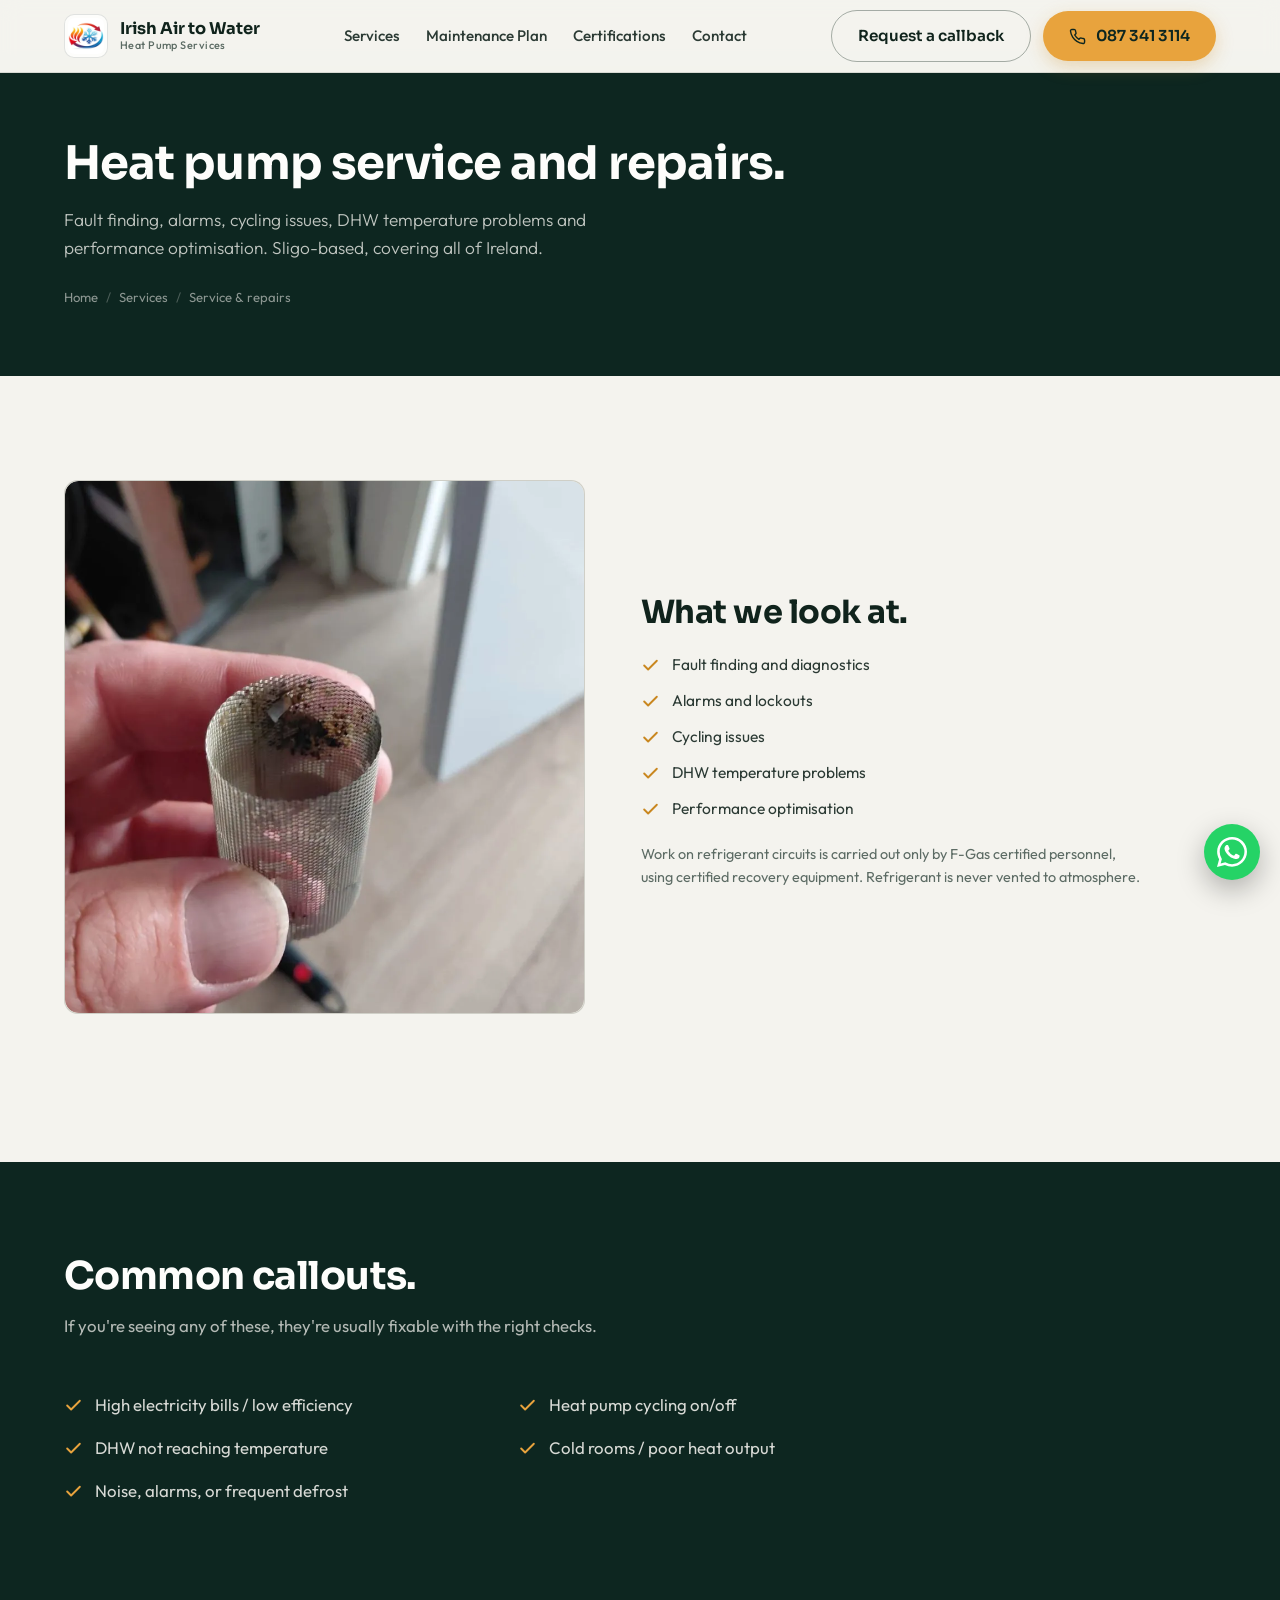
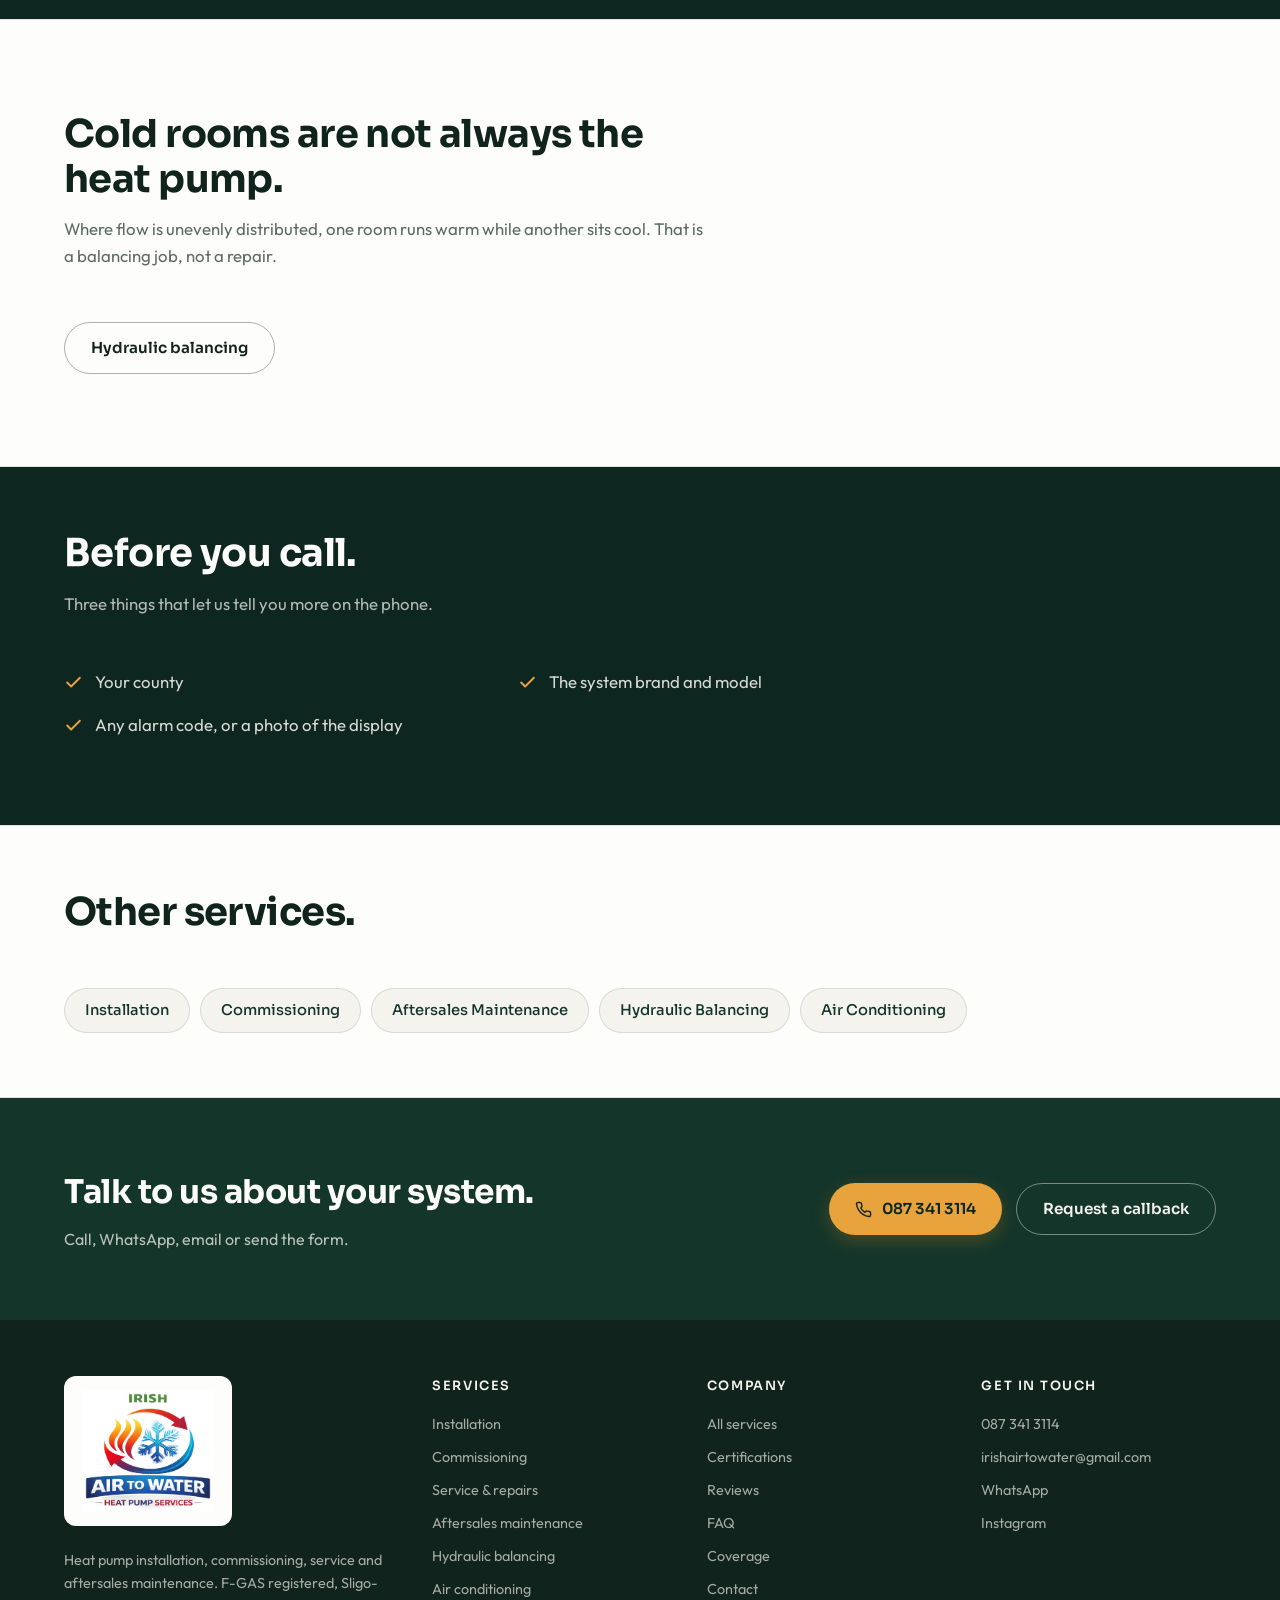
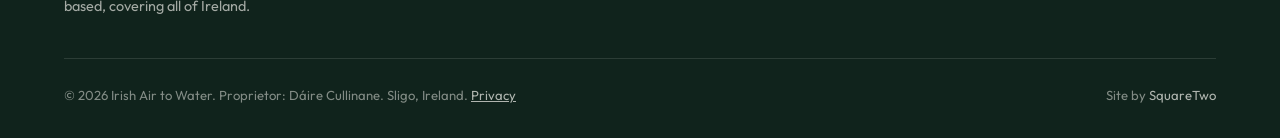
<file: repairs.html>
<!DOCTYPE html>
<html lang="en-IE">
<head>
<script>document.documentElement.className+=' js';</script>
<meta charset="UTF-8">
<meta name="viewport" content="width=device-width, initial-scale=1.0">
<title>Heat Pump Service & Repairs, Sligo | Irish Air to Water</title>
<meta name="description" content="Air-to-water heat pump fault finding and repairs: alarms and lockouts, cycling issues, DHW temperature problems and performance optimisation.">
<link rel="canonical" href="https://irishairtowater.com/repairs">
<meta property="og:type" content="website">
<meta property="og:site_name" content="Irish Air to Water">
<meta property="og:title" content="Heat Pump Service & Repairs, Sligo | Irish Air to Water">
<meta property="og:description" content="Air-to-water heat pump fault finding and repairs: alarms and lockouts, cycling issues, DHW temperature problems and performance optimisation.">
<meta property="og:url" content="https://irishairtowater.com/repairs">
<meta property="og:locale" content="en_IE">
<meta property="og:image" content="https://irishairtowater.com/images/og-image.jpg">
<meta property="og:image:width" content="1200">
<meta property="og:image:height" content="630">
<meta property="og:image:alt" content="Air-to-water heat pump outdoor unit installed by Irish Air to Water">
<meta name="twitter:card" content="summary_large_image">
<meta name="theme-color" content="#0d2620">
<link rel="icon" href="images/logo-mark.png" type="image/png">
<link rel="apple-touch-icon" href="images/logo-mark.png">
<link rel="preconnect" href="https://fonts.googleapis.com">
<link rel="preconnect" href="https://fonts.gstatic.com" crossorigin>
<link href="https://fonts.googleapis.com/css2?family=Sora:wght@400;500;600;700&family=Outfit:wght@300;400;500;600&display=swap" rel="stylesheet">
<link rel="stylesheet" href="assets/styles.css?v=e7062da5">
<script type="application/ld+json">{"@context": "https://schema.org", "@type": "HVACBusiness", "@id": "https://irishairtowater.com/#business", "name": "Irish Air to Water", "description": "Air-to-water heat pump specialist and air conditioning installer. Commissioning, service and repairs, aftersales maintenance, and domestic and commercial air conditioning. F-GAS registered, Sligo-based, covering all of Ireland.", "url": "https://irishairtowater.com", "telephone": "+353 87 341 3114", "email": "irishairtowater@gmail.com", "founder": {"@type": "Person", "name": "Dáire Cullinane", "jobTitle": "Proprietor"}, "address": {"@type": "PostalAddress", "addressLocality": "Sligo", "addressRegion": "County Sligo", "addressCountry": "IE"}, "areaServed": {"@type": "Country", "name": "Ireland"}, "sameAs": ["https://www.instagram.com/irish_airtowater"], "knowsAbout": ["Air to water heat pumps", "F-Gas refrigerant handling", "Heat pump commissioning", "Hydraulic balancing", "R290 propane heat pumps", "Air conditioning installation", "Cassette and underceiling air conditioning", "VRV and VRF systems"], "makesOffer": [{"@type": "Offer", "itemOffered": {"@type": "Service", "name": "Heat pump installation"}}, {"@type": "Offer", "itemOffered": {"@type": "Service", "name": "Heat pump commissioning"}}, {"@type": "Offer", "itemOffered": {"@type": "Service", "name": "Heat pump service and repairs"}}, {"@type": "Offer", "itemOffered": {"@type": "Service", "name": "Aftersales maintenance"}}, {"@type": "Offer", "itemOffered": {"@type": "Service", "name": "Annual maintenance visit"}}, {"@type": "Offer", "itemOffered": {"@type": "Service", "name": "Hydraulic balancing"}}, {"@type": "Offer", "itemOffered": {"@type": "Service", "name": "Domestic air conditioning installation and service"}}, {"@type": "Offer", "itemOffered": {"@type": "Service", "name": "Commercial air conditioning installation and service"}}, {"@type": "Offer", "itemOffered": {"@type": "Service", "name": "VRV and VRF multi-unit air conditioning systems"}}], "hasCredential": [{"@type": "EducationalOccupationalCredential", "name": "F-Gas Registered"}, {"@type": "EducationalOccupationalCredential", "name": "QQI Level 6 Advanced Certificate, Craft - Refrigeration and Air Conditioning"}, {"@type": "EducationalOccupationalCredential", "name": "Grant Aerona R290 Air Source Heat Pump Course"}]}</script>
<script type="application/ld+json">{"@context": "https://schema.org", "@type": "Service", "name": "Air-to-water heat pump service and repairs", "description": "Fault finding, alarms and lockouts, cycling issues, DHW temperature problems and performance optimisation.", "serviceType": "Air-to-water heat pump service and repairs", "url": "https://irishairtowater.com/repairs", "provider": {"@id": "https://irishairtowater.com/#business"}, "areaServed": {"@type": "Country", "name": "Ireland"}, "audience": {"@type": "Audience", "audienceType": "Domestic and commercial"}}</script>
<script type="application/ld+json">{"@context": "https://schema.org", "@type": "BreadcrumbList", "itemListElement": [{"@type": "ListItem", "position": 1, "name": "Home", "item": "https://irishairtowater.com/"}, {"@type": "ListItem", "position": 2, "name": "Services", "item": "https://irishairtowater.com/services"}, {"@type": "ListItem", "position": 3, "name": "Service &amp; repairs"}]}</script>
</head>
<body>
<a class="skip-link" href="#main">Skip to content</a>
<header>
  <div class="wrap nav">
    <a class="brand" href="index.html">
      <img class="brand-logo-img" src="images/logo-mark.png" alt="" width="44" height="44">
      <div class="brand-name">Irish Air to Water<small>Heat Pump Services</small></div>
    </a>
    <ul class="nav-links"><li><a href="services.html">Services</a></li><li><a href="maintenance.html">Maintenance Plan</a></li><li><a href="certifications.html">Certifications</a></li><li><a href="contact.html">Contact</a></li></ul>
    <div class="nav-cta">
      <a class="btn btn-ghost" href="contact.html">Request a callback</a>
      <a class="btn btn-amber nav-call" href="tel:+353873413114" aria-label="Call 087 341 3114"><svg viewBox="0 0 24 24" fill="none" stroke="currentColor" stroke-width="2" stroke-linecap="round" stroke-linejoin="round"><path d="M22 16.92v3a2 2 0 0 1-2.18 2 19.79 19.79 0 0 1-8.63-3.07 19.5 19.5 0 0 1-6-6 19.79 19.79 0 0 1-3.07-8.67A2 2 0 0 1 4.11 2h3a2 2 0 0 1 2 1.72 12.84 12.84 0 0 0 .7 2.81 2 2 0 0 1-.45 2.11L8.09 9.91a16 16 0 0 0 6 6l1.27-1.27a2 2 0 0 1 2.11-.45 12.84 12.84 0 0 0 2.81.7A2 2 0 0 1 22 16.92z"/></svg><span>087 341 3114</span></a>
      <button class="nav-toggle" type="button" aria-expanded="false" aria-controls="mobile-panel" aria-label="Menu">
        <span></span><span></span><span></span>
      </button>
    </div>
  </div>
  <div class="mobile-panel" id="mobile-panel">
    <ul><li><a href="index.html">Home</a></li><li><a href="services.html">Services</a></li><li><a href="maintenance.html">Maintenance Plan</a></li><li><a href="certifications.html">Certifications</a></li><li><a href="contact.html">Contact</a></li></ul>
    <div class="mobile-actions">
      <a class="btn btn-amber" href="tel:+353873413114"><svg viewBox="0 0 24 24" fill="none" stroke="currentColor" stroke-width="2" stroke-linecap="round" stroke-linejoin="round"><path d="M22 16.92v3a2 2 0 0 1-2.18 2 19.79 19.79 0 0 1-8.63-3.07 19.5 19.5 0 0 1-6-6 19.79 19.79 0 0 1-3.07-8.67A2 2 0 0 1 4.11 2h3a2 2 0 0 1 2 1.72 12.84 12.84 0 0 0 .7 2.81 2 2 0 0 1-.45 2.11L8.09 9.91a16 16 0 0 0 6 6l1.27-1.27a2 2 0 0 1 2.11-.45 12.84 12.84 0 0 0 2.81.7A2 2 0 0 1 22 16.92z"/></svg>Call 087 341 3114</a>
      <a class="btn btn-ghost" href="contact.html">Request a callback</a>
    </div>
  </div>
</header>
<main id="main">

<section class="page-hero">
  <div class="wrap">
    <h1>Heat pump service and repairs.</h1>
    <p>Fault finding, alarms, cycling issues, DHW temperature problems and performance optimisation. Sligo-based, covering all of Ireland.</p>
    <ul class="crumbs"><li><a href="index.html">Home</a></li><li><a href="services.html">Services</a></li><li>Service &amp; repairs</li></ul>
  </div>
</section>

<section>
  <div class="wrap">
    <div class="svc-detail reveal">
      <div class="svc-detail-media"><div class="media-frame"><picture><source srcset="images/services-repairs-strainer-check.webp" type="image/webp"><img class="media-img" src="images/services-repairs-strainer-check.jpg" alt="A system strainer checked in hand during a service call" width="937" height="1000" loading="eager" fetchpriority="high" decoding="async"></picture></div></div>
      <div>
        <h2>What we look at.</h2>
        <ul class="tick-list">
          <li><svg viewBox="0 0 24 24" fill="none" stroke="currentColor" stroke-width="2.4" stroke-linecap="round" stroke-linejoin="round"><path d="M20 6 9 17l-5-5"/></svg>Fault finding and diagnostics</li>
          <li><svg viewBox="0 0 24 24" fill="none" stroke="currentColor" stroke-width="2.4" stroke-linecap="round" stroke-linejoin="round"><path d="M20 6 9 17l-5-5"/></svg>Alarms and lockouts</li>
          <li><svg viewBox="0 0 24 24" fill="none" stroke="currentColor" stroke-width="2.4" stroke-linecap="round" stroke-linejoin="round"><path d="M20 6 9 17l-5-5"/></svg>Cycling issues</li>
          <li><svg viewBox="0 0 24 24" fill="none" stroke="currentColor" stroke-width="2.4" stroke-linecap="round" stroke-linejoin="round"><path d="M20 6 9 17l-5-5"/></svg>DHW temperature problems</li>
          <li><svg viewBox="0 0 24 24" fill="none" stroke="currentColor" stroke-width="2.4" stroke-linecap="round" stroke-linejoin="round"><path d="M20 6 9 17l-5-5"/></svg>Performance optimisation</li>
        </ul>
        <p style="font-size:0.9rem">Work on refrigerant circuits is carried out only by F-Gas certified personnel, using certified recovery equipment. Refrigerant is never vented to atmosphere.</p>
      </div>
    </div>
  </div>
</section>

<section class="bg-pine">
  <div class="wrap">
    <div class="sec-head reveal">
      <h2>Common callouts.</h2>
      <p>If you're seeing any of these, they're usually fixable with the right checks.</p>
    </div>
    <ul class="tick-list issues-list reveal"><li><svg viewBox="0 0 24 24" fill="none" stroke="currentColor" stroke-width="2.4" stroke-linecap="round" stroke-linejoin="round"><path d="M20 6 9 17l-5-5"/></svg>High electricity bills / low efficiency</li><li><svg viewBox="0 0 24 24" fill="none" stroke="currentColor" stroke-width="2.4" stroke-linecap="round" stroke-linejoin="round"><path d="M20 6 9 17l-5-5"/></svg>Heat pump cycling on/off</li><li><svg viewBox="0 0 24 24" fill="none" stroke="currentColor" stroke-width="2.4" stroke-linecap="round" stroke-linejoin="round"><path d="M20 6 9 17l-5-5"/></svg>DHW not reaching temperature</li><li><svg viewBox="0 0 24 24" fill="none" stroke="currentColor" stroke-width="2.4" stroke-linecap="round" stroke-linejoin="round"><path d="M20 6 9 17l-5-5"/></svg>Cold rooms / poor heat output</li><li><svg viewBox="0 0 24 24" fill="none" stroke="currentColor" stroke-width="2.4" stroke-linecap="round" stroke-linejoin="round"><path d="M20 6 9 17l-5-5"/></svg>Noise, alarms, or frequent defrost</li></ul>
  </div>
</section>

<section class="bg-white">
  <div class="wrap">
    <div class="sec-head reveal">
      <h2>Cold rooms are not always the heat pump.</h2>
      <p>Where flow is unevenly distributed, one room runs warm while another sits cool. That is a balancing job, not a repair.</p>
    </div>
    <div style="margin-top:6px"><a class="btn btn-ghost" href="hydraulic-balancing.html">Hydraulic balancing</a></div>
  </div>
</section>

<section class="bg-pine sec-tight">
  <div class="wrap">
    <div class="sec-head reveal">
      <h2>Before you call.</h2>
      <p>Three things that let us tell you more on the phone.</p>
    </div>
    <ul class="tick-list issues-list reveal">
      <li><svg viewBox="0 0 24 24" fill="none" stroke="currentColor" stroke-width="2.4" stroke-linecap="round" stroke-linejoin="round"><path d="M20 6 9 17l-5-5"/></svg>Your county</li>
      <li><svg viewBox="0 0 24 24" fill="none" stroke="currentColor" stroke-width="2.4" stroke-linecap="round" stroke-linejoin="round"><path d="M20 6 9 17l-5-5"/></svg>The system brand and model</li>
      <li><svg viewBox="0 0 24 24" fill="none" stroke="currentColor" stroke-width="2.4" stroke-linecap="round" stroke-linejoin="round"><path d="M20 6 9 17l-5-5"/></svg>Any alarm code, or a photo of the display</li>
    </ul>
  </div>
</section>

<section class="bg-white sec-tight">
  <div class="wrap">
    <div class="sec-head reveal"><h2>Other services.</h2></div>
    <div class="related-row reveal"><a href="installation.html">Installation</a><a href="commissioning.html">Commissioning</a><a href="maintenance.html">Aftersales Maintenance</a><a href="hydraulic-balancing.html">Hydraulic Balancing</a><a href="air-conditioning.html">Air Conditioning</a></div>
  </div>
</section>

<section class="cta-band">
  <div class="wrap cta-inner">
    <div>
      <h2>Talk to us about your system.</h2>
      <p>Call, WhatsApp, email or send the form.</p>
    </div>
    <div class="cta-actions">
      <a class="btn btn-amber" href="tel:+353873413114"><svg viewBox="0 0 24 24" fill="none" stroke="currentColor" stroke-width="2" stroke-linecap="round" stroke-linejoin="round"><path d="M22 16.92v3a2 2 0 0 1-2.18 2 19.79 19.79 0 0 1-8.63-3.07 19.5 19.5 0 0 1-6-6 19.79 19.79 0 0 1-3.07-8.67A2 2 0 0 1 4.11 2h3a2 2 0 0 1 2 1.72 12.84 12.84 0 0 0 .7 2.81 2 2 0 0 1-.45 2.11L8.09 9.91a16 16 0 0 0 6 6l1.27-1.27a2 2 0 0 1 2.11-.45 12.84 12.84 0 0 0 2.81.7A2 2 0 0 1 22 16.92z"/></svg>087 341 3114</a>
      <a class="btn btn-ghost-light" href="contact.html">Request a callback</a>
    </div>
  </div>
</section>

</main>
<footer>
  <div class="wrap">
    <div class="foot-grid">
      <div>
        <div class="foot-logo"><img src="images/logo.png" alt="Irish Air to Water, Heat Pump Services" width="729" height="674" loading="lazy" decoding="async"></div>
        <p>Heat pump installation, commissioning, service and aftersales maintenance. F-GAS registered, Sligo-based, covering all of Ireland.</p>
      </div>
      <div>
        <h4>Services</h4>
        <ul>
          <li><a href="installation.html">Installation</a></li>
          <li><a href="commissioning.html">Commissioning</a></li>
          <li><a href="repairs.html">Service &amp; repairs</a></li>
          <li><a href="maintenance.html">Aftersales maintenance</a></li>
          <li><a href="hydraulic-balancing.html">Hydraulic balancing</a></li>
          <li><a href="air-conditioning.html">Air conditioning</a></li>
        </ul>
      </div>
      <div>
        <h4>Company</h4>
        <ul>
          <li><a href="services.html">All services</a></li>
          <li><a href="certifications.html">Certifications</a></li>
          <li><a href="reviews.html">Reviews</a></li>
          <li><a href="faq.html">FAQ</a></li>
          <li><a href="index.html#coverage">Coverage</a></li>
          <li><a href="contact.html">Contact</a></li>
        </ul>
      </div>
      <div>
        <h4>Get in touch</h4>
        <ul>
          <li><a href="tel:+353873413114">087 341 3114</a></li>
          <li><a href="mailto:irishairtowater@gmail.com">irishairtowater@gmail.com</a></li>
          <li><a href="https://wa.me/353873413114" target="_blank" rel="noopener">WhatsApp</a></li>
          <li><a href="https://www.instagram.com/irish_airtowater" target="_blank" rel="noopener">Instagram</a></li>
        </ul>
      </div>
    </div>
    <div class="foot-bottom">
      <div>&copy; 2026 Irish Air to Water. Proprietor: D&aacute;ire Cullinane. Sligo, Ireland. <a href="privacy.html">Privacy</a></div>
      <div>Site by <a href="https://squaretwo.ie" target="_blank" rel="noopener" style="text-decoration:none">SquareTwo</a></div>
    </div>
  </div>
</footer>
<a class="wa-float" href="https://wa.me/353873413114" target="_blank" rel="noopener" aria-label="Message us on WhatsApp"><svg viewBox="0 0 24 24" fill="currentColor"><path d="M17.472 14.382c-.297-.149-1.758-.867-2.03-.967-.273-.099-.471-.148-.67.15-.197.297-.767.966-.94 1.164-.173.199-.347.223-.644.075-.297-.15-1.255-.463-2.39-1.475-.883-.788-1.48-1.761-1.653-2.059-.173-.297-.018-.458.13-.606.134-.133.298-.347.446-.52.149-.174.198-.298.298-.497.099-.198.05-.371-.025-.52-.075-.149-.669-1.612-.916-2.207-.242-.579-.487-.5-.669-.51a12.8 12.8 0 0 0-.57-.01c-.198 0-.52.074-.792.372-.272.297-1.04 1.016-1.04 2.479 0 1.462 1.065 2.875 1.213 3.074.149.198 2.096 3.2 5.077 4.487.709.306 1.262.489 1.694.625.712.227 1.36.195 1.871.118.571-.085 1.758-.719 2.006-1.413.248-.694.248-1.289.173-1.413-.074-.124-.272-.198-.57-.347m-5.421 7.403h-.004a9.87 9.87 0 0 1-5.031-1.378l-.361-.214-3.741.982.998-3.648-.235-.374a9.86 9.86 0 0 1-1.51-5.26c.001-5.45 4.436-9.884 9.888-9.884a9.82 9.82 0 0 1 6.988 2.896 9.82 9.82 0 0 1 2.893 6.994c-.003 5.45-4.437 9.885-9.885 9.885M20.52 3.449C18.24 1.245 15.24 0 12.045 0 5.463 0 .104 5.334.101 11.893c0 2.096.549 4.142 1.595 5.945L0 24l6.335-1.652a12 12 0 0 0 5.71 1.447h.006c6.585 0 11.946-5.335 11.949-11.896 0-3.176-1.24-6.165-3.495-8.411"/></svg></a>
<nav class="call-bar" aria-label="Call or message">
  <a href="tel:+353873413114"><svg viewBox="0 0 24 24" fill="none" stroke="currentColor" stroke-width="2" stroke-linecap="round" stroke-linejoin="round"><path d="M22 16.92v3a2 2 0 0 1-2.18 2 19.79 19.79 0 0 1-8.63-3.07 19.5 19.5 0 0 1-6-6 19.79 19.79 0 0 1-3.07-8.67A2 2 0 0 1 4.11 2h3a2 2 0 0 1 2 1.72 12.84 12.84 0 0 0 .7 2.81 2 2 0 0 1-.45 2.11L8.09 9.91a16 16 0 0 0 6 6l1.27-1.27a2 2 0 0 1 2.11-.45 12.84 12.84 0 0 0 2.81.7A2 2 0 0 1 22 16.92z"/></svg>Call 087 341 3114</a>
  <a class="call-bar-wa" href="https://wa.me/353873413114" target="_blank" rel="noopener"><svg viewBox="0 0 24 24" fill="currentColor"><path d="M17.472 14.382c-.297-.149-1.758-.867-2.03-.967-.273-.099-.471-.148-.67.15-.197.297-.767.966-.94 1.164-.173.199-.347.223-.644.075-.297-.15-1.255-.463-2.39-1.475-.883-.788-1.48-1.761-1.653-2.059-.173-.297-.018-.458.13-.606.134-.133.298-.347.446-.52.149-.174.198-.298.298-.497.099-.198.05-.371-.025-.52-.075-.149-.669-1.612-.916-2.207-.242-.579-.487-.5-.669-.51a12.8 12.8 0 0 0-.57-.01c-.198 0-.52.074-.792.372-.272.297-1.04 1.016-1.04 2.479 0 1.462 1.065 2.875 1.213 3.074.149.198 2.096 3.2 5.077 4.487.709.306 1.262.489 1.694.625.712.227 1.36.195 1.871.118.571-.085 1.758-.719 2.006-1.413.248-.694.248-1.289.173-1.413-.074-.124-.272-.198-.57-.347m-5.421 7.403h-.004a9.87 9.87 0 0 1-5.031-1.378l-.361-.214-3.741.982.998-3.648-.235-.374a9.86 9.86 0 0 1-1.51-5.26c.001-5.45 4.436-9.884 9.888-9.884a9.82 9.82 0 0 1 6.988 2.896 9.82 9.82 0 0 1 2.893 6.994c-.003 5.45-4.437 9.885-9.885 9.885M20.52 3.449C18.24 1.245 15.24 0 12.045 0 5.463 0 .104 5.334.101 11.893c0 2.096.549 4.142 1.595 5.945L0 24l6.335-1.652a12 12 0 0 0 5.71 1.447h.006c6.585 0 11.946-5.335 11.949-11.896 0-3.176-1.24-6.165-3.495-8.411"/></svg>WhatsApp</a>
</nav>
<script src="assets/main.js?v=93c4f36d"></script>
</body>
</html>
</file>
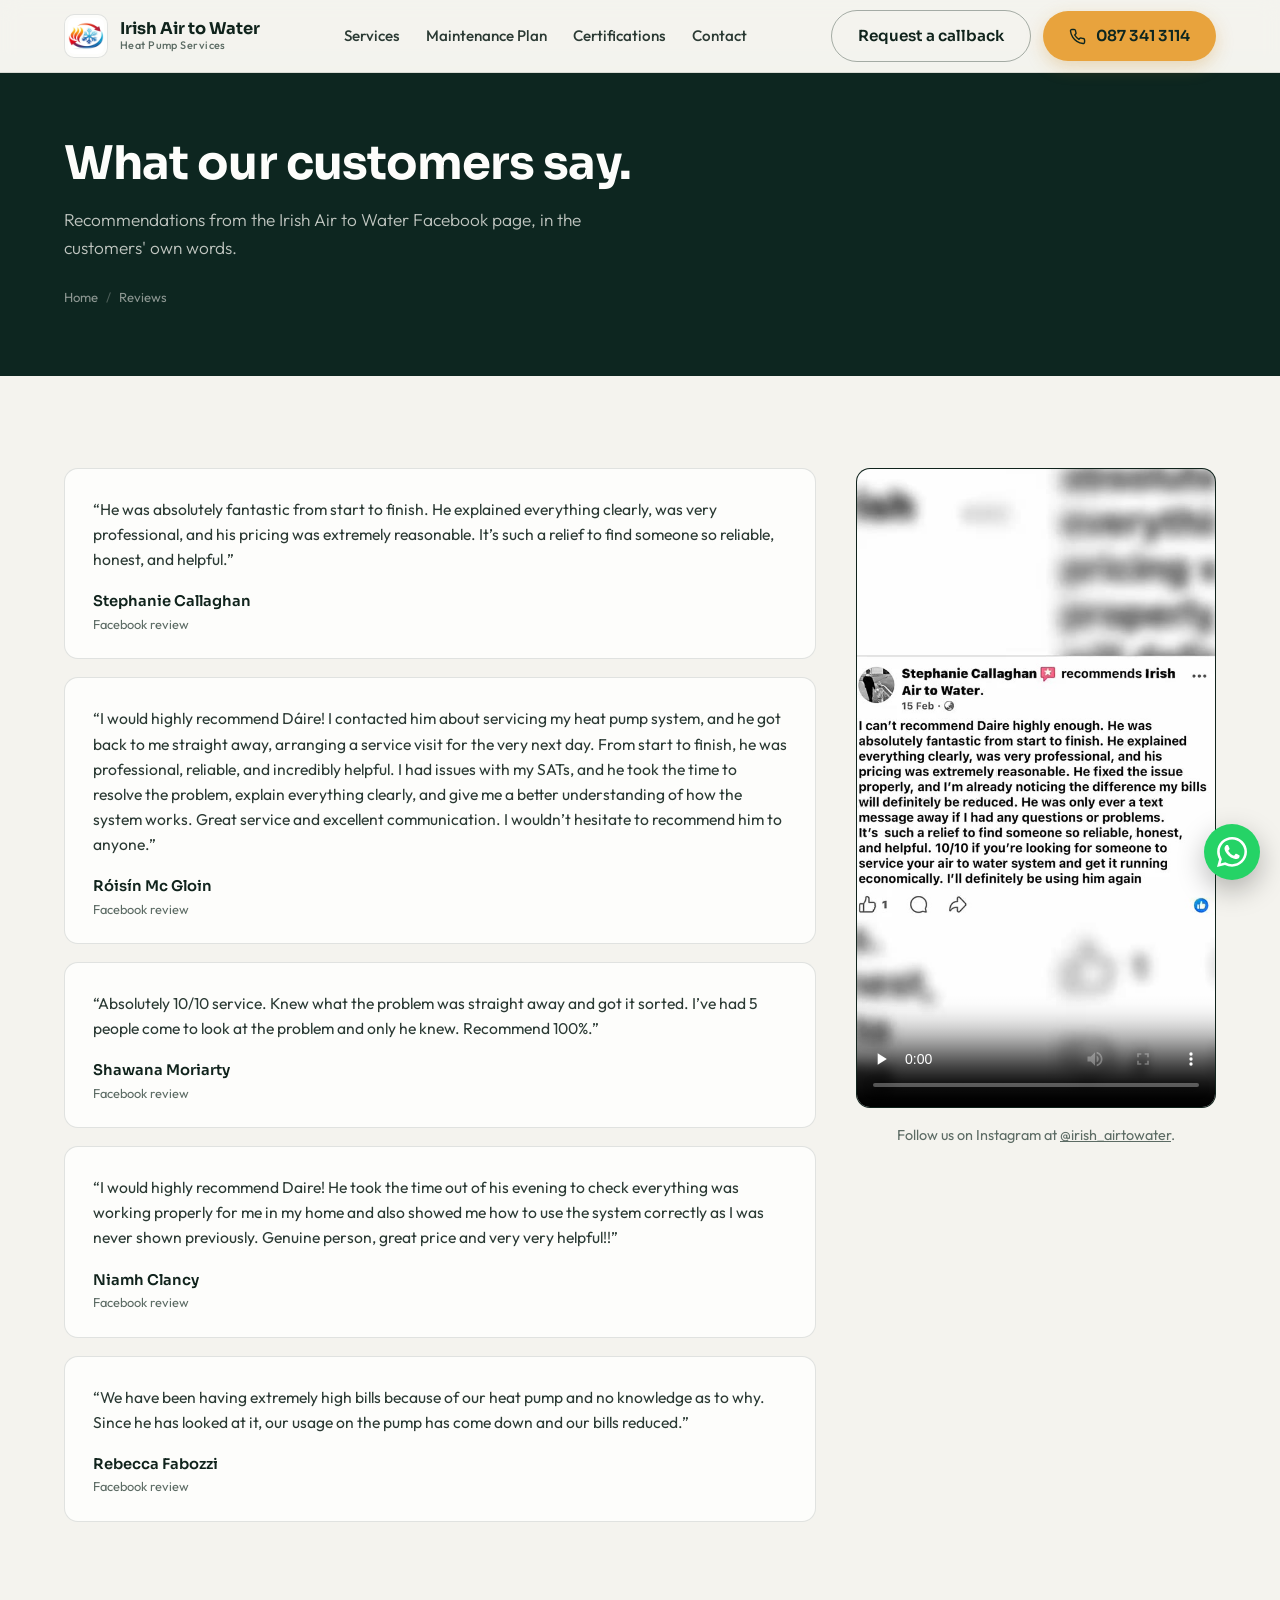
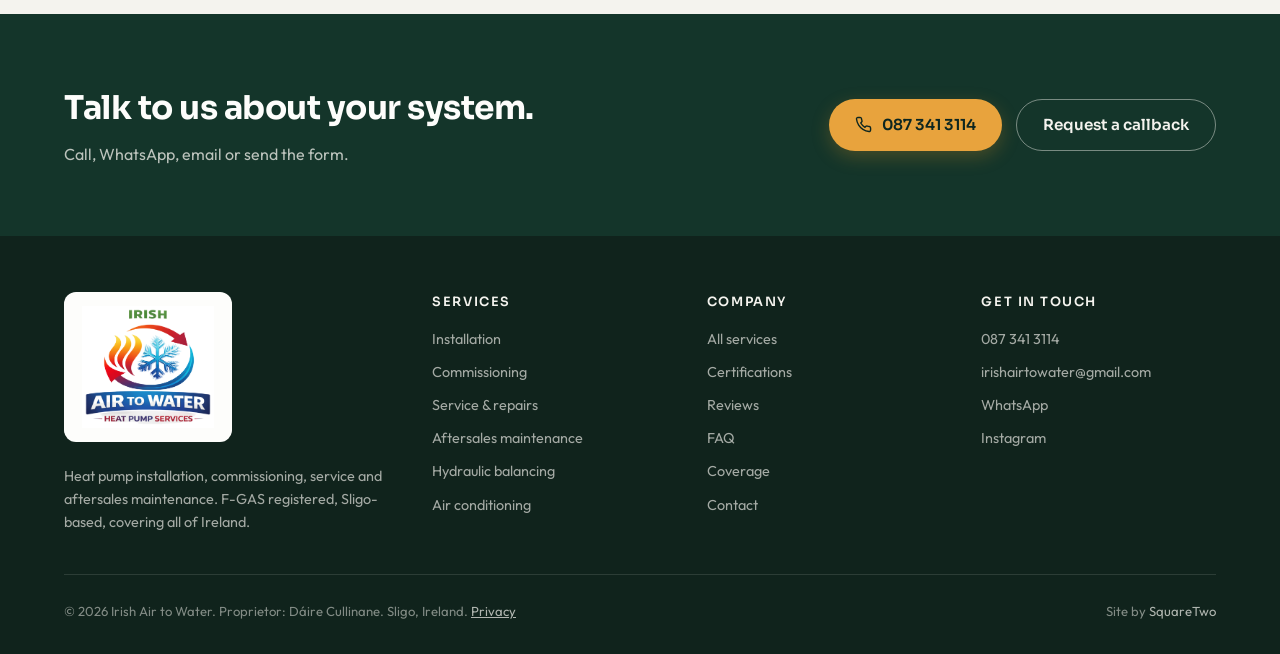
<file: reviews.html>
<!DOCTYPE html>
<html lang="en-IE">
<head>
<script>document.documentElement.className+=' js';</script>
<meta charset="UTF-8">
<meta name="viewport" content="width=device-width, initial-scale=1.0">
<title>Customer Reviews | Irish Air to Water</title>
<meta name="description" content="Real recommendations from the Irish Air to Water Facebook page: heat pump servicing, repairs and clear explanations, in the customers' own words.">
<link rel="canonical" href="https://irishairtowater.com/reviews">
<meta property="og:type" content="website">
<meta property="og:site_name" content="Irish Air to Water">
<meta property="og:title" content="Customer Reviews | Irish Air to Water">
<meta property="og:description" content="Real recommendations from the Irish Air to Water Facebook page: heat pump servicing, repairs and clear explanations, in the customers' own words.">
<meta property="og:url" content="https://irishairtowater.com/reviews">
<meta property="og:locale" content="en_IE">
<meta property="og:image" content="https://irishairtowater.com/images/og-image.jpg">
<meta property="og:image:width" content="1200">
<meta property="og:image:height" content="630">
<meta property="og:image:alt" content="Air-to-water heat pump outdoor unit installed by Irish Air to Water">
<meta name="twitter:card" content="summary_large_image">
<meta name="theme-color" content="#0d2620">
<link rel="icon" href="images/logo-mark.png" type="image/png">
<link rel="apple-touch-icon" href="images/logo-mark.png">
<link rel="preconnect" href="https://fonts.googleapis.com">
<link rel="preconnect" href="https://fonts.gstatic.com" crossorigin>
<link href="https://fonts.googleapis.com/css2?family=Sora:wght@400;500;600;700&family=Outfit:wght@300;400;500;600&display=swap" rel="stylesheet">
<link rel="stylesheet" href="assets/styles.css?v=e7062da5">
<script type="application/ld+json">{"@context": "https://schema.org", "@type": "HVACBusiness", "@id": "https://irishairtowater.com/#business", "name": "Irish Air to Water", "description": "Air-to-water heat pump specialist and air conditioning installer. Commissioning, service and repairs, aftersales maintenance, and domestic and commercial air conditioning. F-GAS registered, Sligo-based, covering all of Ireland.", "url": "https://irishairtowater.com", "telephone": "+353 87 341 3114", "email": "irishairtowater@gmail.com", "founder": {"@type": "Person", "name": "Dáire Cullinane", "jobTitle": "Proprietor"}, "address": {"@type": "PostalAddress", "addressLocality": "Sligo", "addressRegion": "County Sligo", "addressCountry": "IE"}, "areaServed": {"@type": "Country", "name": "Ireland"}, "sameAs": ["https://www.instagram.com/irish_airtowater"], "knowsAbout": ["Air to water heat pumps", "F-Gas refrigerant handling", "Heat pump commissioning", "Hydraulic balancing", "R290 propane heat pumps", "Air conditioning installation", "Cassette and underceiling air conditioning", "VRV and VRF systems"], "makesOffer": [{"@type": "Offer", "itemOffered": {"@type": "Service", "name": "Heat pump installation"}}, {"@type": "Offer", "itemOffered": {"@type": "Service", "name": "Heat pump commissioning"}}, {"@type": "Offer", "itemOffered": {"@type": "Service", "name": "Heat pump service and repairs"}}, {"@type": "Offer", "itemOffered": {"@type": "Service", "name": "Aftersales maintenance"}}, {"@type": "Offer", "itemOffered": {"@type": "Service", "name": "Annual maintenance visit"}}, {"@type": "Offer", "itemOffered": {"@type": "Service", "name": "Hydraulic balancing"}}, {"@type": "Offer", "itemOffered": {"@type": "Service", "name": "Domestic air conditioning installation and service"}}, {"@type": "Offer", "itemOffered": {"@type": "Service", "name": "Commercial air conditioning installation and service"}}, {"@type": "Offer", "itemOffered": {"@type": "Service", "name": "VRV and VRF multi-unit air conditioning systems"}}], "hasCredential": [{"@type": "EducationalOccupationalCredential", "name": "F-Gas Registered"}, {"@type": "EducationalOccupationalCredential", "name": "QQI Level 6 Advanced Certificate, Craft - Refrigeration and Air Conditioning"}, {"@type": "EducationalOccupationalCredential", "name": "Grant Aerona R290 Air Source Heat Pump Course"}]}</script>
<script type="application/ld+json">{"@context": "https://schema.org", "@type": "BreadcrumbList", "itemListElement": [{"@type": "ListItem", "position": 1, "name": "Home", "item": "https://irishairtowater.com/"}, {"@type": "ListItem", "position": 2, "name": "Reviews"}]}</script>
</head>
<body>
<a class="skip-link" href="#main">Skip to content</a>
<header>
  <div class="wrap nav">
    <a class="brand" href="index.html">
      <img class="brand-logo-img" src="images/logo-mark.png" alt="" width="44" height="44">
      <div class="brand-name">Irish Air to Water<small>Heat Pump Services</small></div>
    </a>
    <ul class="nav-links"><li><a href="services.html">Services</a></li><li><a href="maintenance.html">Maintenance Plan</a></li><li><a href="certifications.html">Certifications</a></li><li><a href="contact.html">Contact</a></li></ul>
    <div class="nav-cta">
      <a class="btn btn-ghost" href="contact.html">Request a callback</a>
      <a class="btn btn-amber nav-call" href="tel:+353873413114" aria-label="Call 087 341 3114"><svg viewBox="0 0 24 24" fill="none" stroke="currentColor" stroke-width="2" stroke-linecap="round" stroke-linejoin="round"><path d="M22 16.92v3a2 2 0 0 1-2.18 2 19.79 19.79 0 0 1-8.63-3.07 19.5 19.5 0 0 1-6-6 19.79 19.79 0 0 1-3.07-8.67A2 2 0 0 1 4.11 2h3a2 2 0 0 1 2 1.72 12.84 12.84 0 0 0 .7 2.81 2 2 0 0 1-.45 2.11L8.09 9.91a16 16 0 0 0 6 6l1.27-1.27a2 2 0 0 1 2.11-.45 12.84 12.84 0 0 0 2.81.7A2 2 0 0 1 22 16.92z"/></svg><span>087 341 3114</span></a>
      <button class="nav-toggle" type="button" aria-expanded="false" aria-controls="mobile-panel" aria-label="Menu">
        <span></span><span></span><span></span>
      </button>
    </div>
  </div>
  <div class="mobile-panel" id="mobile-panel">
    <ul><li><a href="index.html">Home</a></li><li><a href="services.html">Services</a></li><li><a href="maintenance.html">Maintenance Plan</a></li><li><a href="certifications.html">Certifications</a></li><li><a href="contact.html">Contact</a></li></ul>
    <div class="mobile-actions">
      <a class="btn btn-amber" href="tel:+353873413114"><svg viewBox="0 0 24 24" fill="none" stroke="currentColor" stroke-width="2" stroke-linecap="round" stroke-linejoin="round"><path d="M22 16.92v3a2 2 0 0 1-2.18 2 19.79 19.79 0 0 1-8.63-3.07 19.5 19.5 0 0 1-6-6 19.79 19.79 0 0 1-3.07-8.67A2 2 0 0 1 4.11 2h3a2 2 0 0 1 2 1.72 12.84 12.84 0 0 0 .7 2.81 2 2 0 0 1-.45 2.11L8.09 9.91a16 16 0 0 0 6 6l1.27-1.27a2 2 0 0 1 2.11-.45 12.84 12.84 0 0 0 2.81.7A2 2 0 0 1 22 16.92z"/></svg>Call 087 341 3114</a>
      <a class="btn btn-ghost" href="contact.html">Request a callback</a>
    </div>
  </div>
</header>
<main id="main">

<section class="page-hero">
  <div class="wrap">
    <h1>What our customers say.</h1>
    <p>Recommendations from the Irish Air to Water Facebook page, in the customers' own words.</p>
    <ul class="crumbs"><li><a href="index.html">Home</a></li><li>Reviews</li></ul>
  </div>
</section>

<section>
  <div class="wrap reviews-page">
    <div class="reviews-list"><div class="review reveal"><blockquote>&ldquo;He was absolutely fantastic from start to finish. He explained everything clearly, was very professional, and his pricing was extremely reasonable. It&rsquo;s such a relief to find someone so reliable, honest, and helpful.&rdquo;</blockquote><div class="review-who">Stephanie Callaghan<small>Facebook review</small></div></div><div class="review reveal"><blockquote>&ldquo;I would highly recommend D&aacute;ire! I contacted him about servicing my heat pump system, and he got back to me straight away, arranging a service visit for the very next day. From start to finish, he was professional, reliable, and incredibly helpful. I had issues with my SATs, and he took the time to resolve the problem, explain everything clearly, and give me a better understanding of how the system works. Great service and excellent communication. I wouldn&rsquo;t hesitate to recommend him to anyone.&rdquo;</blockquote><div class="review-who">R&oacute;is&iacute;n Mc Gloin<small>Facebook review</small></div></div><div class="review reveal"><blockquote>&ldquo;Absolutely 10/10 service. Knew what the problem was straight away and got it sorted. I&rsquo;ve had 5 people come to look at the problem and only he knew. Recommend 100%.&rdquo;</blockquote><div class="review-who">Shawana Moriarty<small>Facebook review</small></div></div><div class="review reveal"><blockquote>&ldquo;I would highly recommend Daire! He took the time out of his evening to check everything was working properly for me in my home and also showed me how to use the system correctly as I was never shown previously. Genuine person, great price and very very helpful!!&rdquo;</blockquote><div class="review-who">Niamh Clancy<small>Facebook review</small></div></div><div class="review reveal"><blockquote>&ldquo;We have been having extremely high bills because of our heat pump and no knowledge as to why. Since he has looked at it, our usage on the pump has come down and our bills reduced.&rdquo;</blockquote><div class="review-who">Rebecca Fabozzi<small>Facebook review</small></div></div></div>
    <div class="reviews-side">
      <div class="review-video reveal">
        <video controls playsinline preload="none" poster="media/customer-reviews-poster.jpg" aria-label="Customer reviews from the Irish Air to Water Facebook page">
          <source src="media/customer-reviews.mp4" type="video/mp4">
        </video>
      </div>
      <p class="reviews-side-note">Follow us on Instagram at <a href="https://www.instagram.com/irish_airtowater" target="_blank" rel="noopener">@irish_airtowater</a>.</p>
    </div>
  </div>
</section>

<section class="cta-band">
  <div class="wrap cta-inner">
    <div>
      <h2>Talk to us about your system.</h2>
      <p>Call, WhatsApp, email or send the form.</p>
    </div>
    <div class="cta-actions">
      <a class="btn btn-amber" href="tel:+353873413114"><svg viewBox="0 0 24 24" fill="none" stroke="currentColor" stroke-width="2" stroke-linecap="round" stroke-linejoin="round"><path d="M22 16.92v3a2 2 0 0 1-2.18 2 19.79 19.79 0 0 1-8.63-3.07 19.5 19.5 0 0 1-6-6 19.79 19.79 0 0 1-3.07-8.67A2 2 0 0 1 4.11 2h3a2 2 0 0 1 2 1.72 12.84 12.84 0 0 0 .7 2.81 2 2 0 0 1-.45 2.11L8.09 9.91a16 16 0 0 0 6 6l1.27-1.27a2 2 0 0 1 2.11-.45 12.84 12.84 0 0 0 2.81.7A2 2 0 0 1 22 16.92z"/></svg>087 341 3114</a>
      <a class="btn btn-ghost-light" href="contact.html">Request a callback</a>
    </div>
  </div>
</section>

</main>
<footer>
  <div class="wrap">
    <div class="foot-grid">
      <div>
        <div class="foot-logo"><img src="images/logo.png" alt="Irish Air to Water, Heat Pump Services" width="729" height="674" loading="lazy" decoding="async"></div>
        <p>Heat pump installation, commissioning, service and aftersales maintenance. F-GAS registered, Sligo-based, covering all of Ireland.</p>
      </div>
      <div>
        <h4>Services</h4>
        <ul>
          <li><a href="installation.html">Installation</a></li>
          <li><a href="commissioning.html">Commissioning</a></li>
          <li><a href="repairs.html">Service &amp; repairs</a></li>
          <li><a href="maintenance.html">Aftersales maintenance</a></li>
          <li><a href="hydraulic-balancing.html">Hydraulic balancing</a></li>
          <li><a href="air-conditioning.html">Air conditioning</a></li>
        </ul>
      </div>
      <div>
        <h4>Company</h4>
        <ul>
          <li><a href="services.html">All services</a></li>
          <li><a href="certifications.html">Certifications</a></li>
          <li><a href="reviews.html">Reviews</a></li>
          <li><a href="faq.html">FAQ</a></li>
          <li><a href="index.html#coverage">Coverage</a></li>
          <li><a href="contact.html">Contact</a></li>
        </ul>
      </div>
      <div>
        <h4>Get in touch</h4>
        <ul>
          <li><a href="tel:+353873413114">087 341 3114</a></li>
          <li><a href="mailto:irishairtowater@gmail.com">irishairtowater@gmail.com</a></li>
          <li><a href="https://wa.me/353873413114" target="_blank" rel="noopener">WhatsApp</a></li>
          <li><a href="https://www.instagram.com/irish_airtowater" target="_blank" rel="noopener">Instagram</a></li>
        </ul>
      </div>
    </div>
    <div class="foot-bottom">
      <div>&copy; 2026 Irish Air to Water. Proprietor: D&aacute;ire Cullinane. Sligo, Ireland. <a href="privacy.html">Privacy</a></div>
      <div>Site by <a href="https://squaretwo.ie" target="_blank" rel="noopener" style="text-decoration:none">SquareTwo</a></div>
    </div>
  </div>
</footer>
<a class="wa-float" href="https://wa.me/353873413114" target="_blank" rel="noopener" aria-label="Message us on WhatsApp"><svg viewBox="0 0 24 24" fill="currentColor"><path d="M17.472 14.382c-.297-.149-1.758-.867-2.03-.967-.273-.099-.471-.148-.67.15-.197.297-.767.966-.94 1.164-.173.199-.347.223-.644.075-.297-.15-1.255-.463-2.39-1.475-.883-.788-1.48-1.761-1.653-2.059-.173-.297-.018-.458.13-.606.134-.133.298-.347.446-.52.149-.174.198-.298.298-.497.099-.198.05-.371-.025-.52-.075-.149-.669-1.612-.916-2.207-.242-.579-.487-.5-.669-.51a12.8 12.8 0 0 0-.57-.01c-.198 0-.52.074-.792.372-.272.297-1.04 1.016-1.04 2.479 0 1.462 1.065 2.875 1.213 3.074.149.198 2.096 3.2 5.077 4.487.709.306 1.262.489 1.694.625.712.227 1.36.195 1.871.118.571-.085 1.758-.719 2.006-1.413.248-.694.248-1.289.173-1.413-.074-.124-.272-.198-.57-.347m-5.421 7.403h-.004a9.87 9.87 0 0 1-5.031-1.378l-.361-.214-3.741.982.998-3.648-.235-.374a9.86 9.86 0 0 1-1.51-5.26c.001-5.45 4.436-9.884 9.888-9.884a9.82 9.82 0 0 1 6.988 2.896 9.82 9.82 0 0 1 2.893 6.994c-.003 5.45-4.437 9.885-9.885 9.885M20.52 3.449C18.24 1.245 15.24 0 12.045 0 5.463 0 .104 5.334.101 11.893c0 2.096.549 4.142 1.595 5.945L0 24l6.335-1.652a12 12 0 0 0 5.71 1.447h.006c6.585 0 11.946-5.335 11.949-11.896 0-3.176-1.24-6.165-3.495-8.411"/></svg></a>
<nav class="call-bar" aria-label="Call or message">
  <a href="tel:+353873413114"><svg viewBox="0 0 24 24" fill="none" stroke="currentColor" stroke-width="2" stroke-linecap="round" stroke-linejoin="round"><path d="M22 16.92v3a2 2 0 0 1-2.18 2 19.79 19.79 0 0 1-8.63-3.07 19.5 19.5 0 0 1-6-6 19.79 19.79 0 0 1-3.07-8.67A2 2 0 0 1 4.11 2h3a2 2 0 0 1 2 1.72 12.84 12.84 0 0 0 .7 2.81 2 2 0 0 1-.45 2.11L8.09 9.91a16 16 0 0 0 6 6l1.27-1.27a2 2 0 0 1 2.11-.45 12.84 12.84 0 0 0 2.81.7A2 2 0 0 1 22 16.92z"/></svg>Call 087 341 3114</a>
  <a class="call-bar-wa" href="https://wa.me/353873413114" target="_blank" rel="noopener"><svg viewBox="0 0 24 24" fill="currentColor"><path d="M17.472 14.382c-.297-.149-1.758-.867-2.03-.967-.273-.099-.471-.148-.67.15-.197.297-.767.966-.94 1.164-.173.199-.347.223-.644.075-.297-.15-1.255-.463-2.39-1.475-.883-.788-1.48-1.761-1.653-2.059-.173-.297-.018-.458.13-.606.134-.133.298-.347.446-.52.149-.174.198-.298.298-.497.099-.198.05-.371-.025-.52-.075-.149-.669-1.612-.916-2.207-.242-.579-.487-.5-.669-.51a12.8 12.8 0 0 0-.57-.01c-.198 0-.52.074-.792.372-.272.297-1.04 1.016-1.04 2.479 0 1.462 1.065 2.875 1.213 3.074.149.198 2.096 3.2 5.077 4.487.709.306 1.262.489 1.694.625.712.227 1.36.195 1.871.118.571-.085 1.758-.719 2.006-1.413.248-.694.248-1.289.173-1.413-.074-.124-.272-.198-.57-.347m-5.421 7.403h-.004a9.87 9.87 0 0 1-5.031-1.378l-.361-.214-3.741.982.998-3.648-.235-.374a9.86 9.86 0 0 1-1.51-5.26c.001-5.45 4.436-9.884 9.888-9.884a9.82 9.82 0 0 1 6.988 2.896 9.82 9.82 0 0 1 2.893 6.994c-.003 5.45-4.437 9.885-9.885 9.885M20.52 3.449C18.24 1.245 15.24 0 12.045 0 5.463 0 .104 5.334.101 11.893c0 2.096.549 4.142 1.595 5.945L0 24l6.335-1.652a12 12 0 0 0 5.71 1.447h.006c6.585 0 11.946-5.335 11.949-11.896 0-3.176-1.24-6.165-3.495-8.411"/></svg>WhatsApp</a>
</nav>
<script src="assets/main.js?v=93c4f36d"></script>
</body>
</html>
</file>
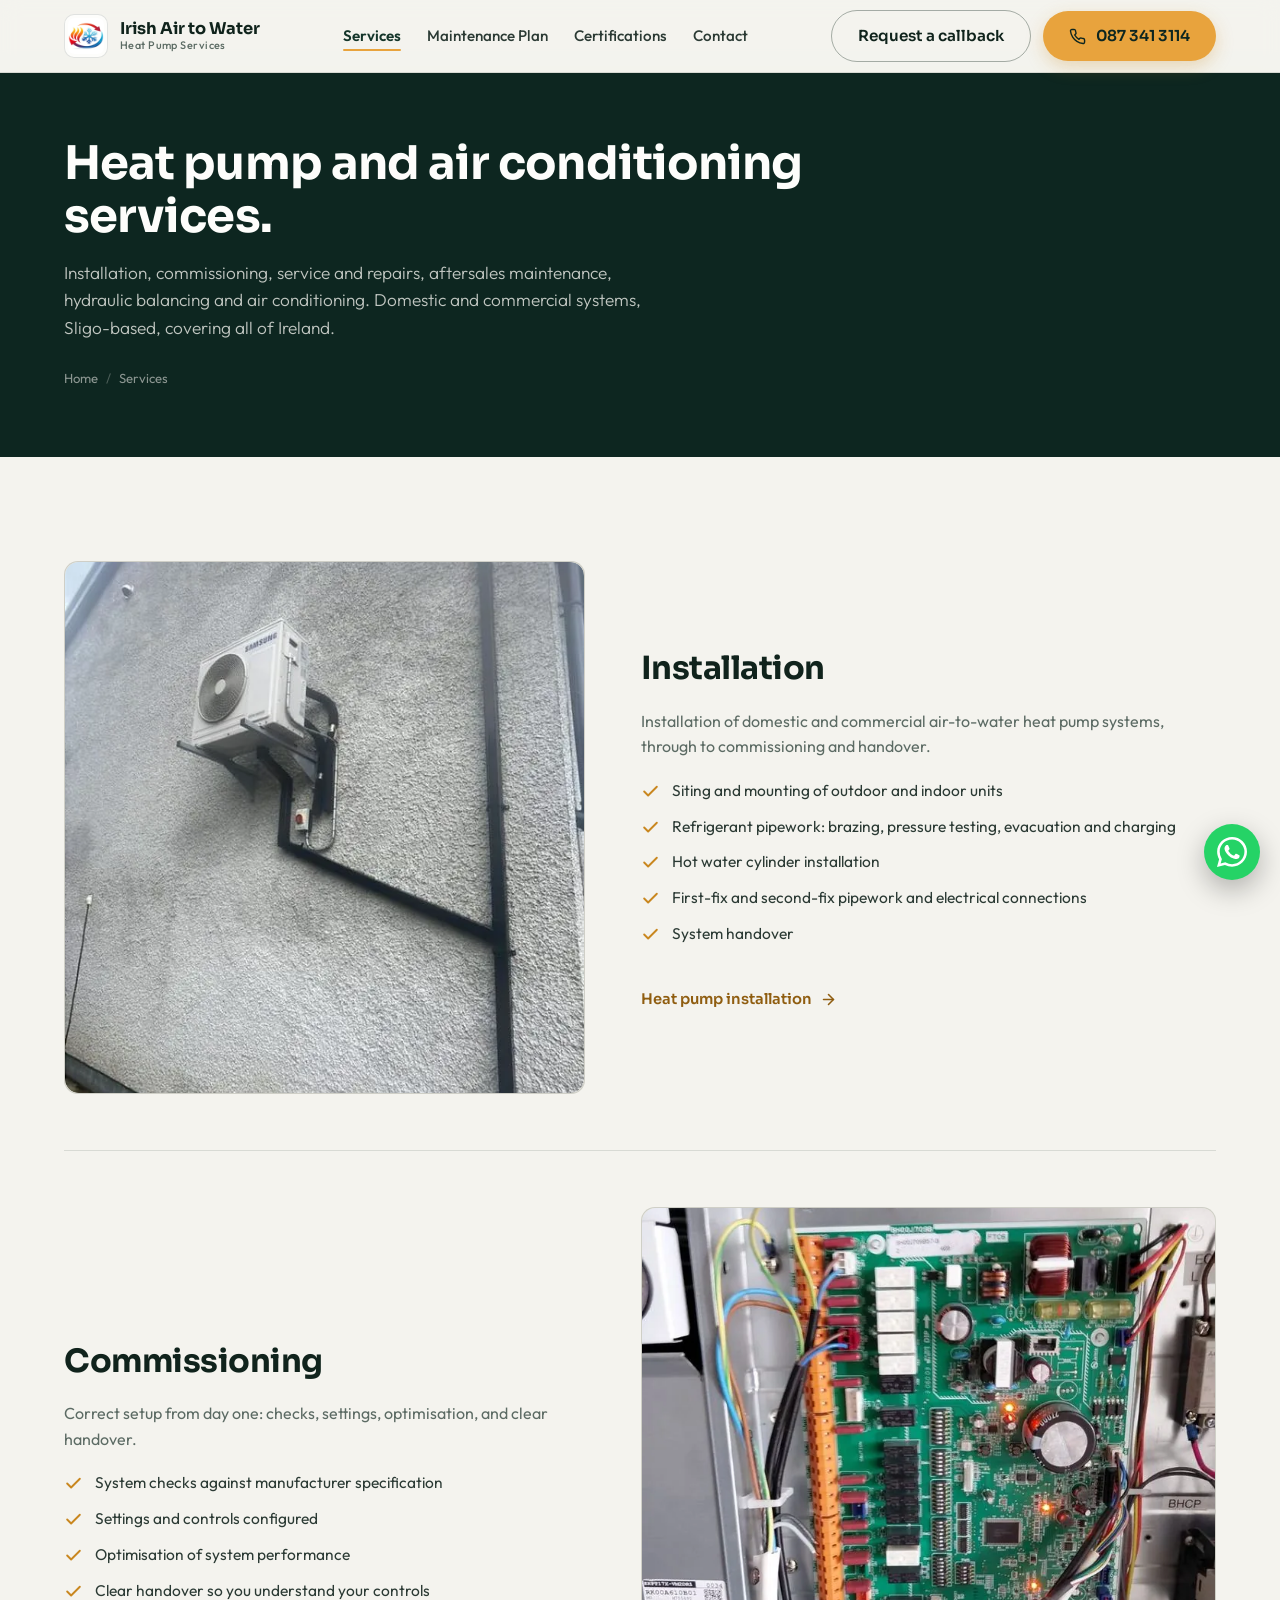
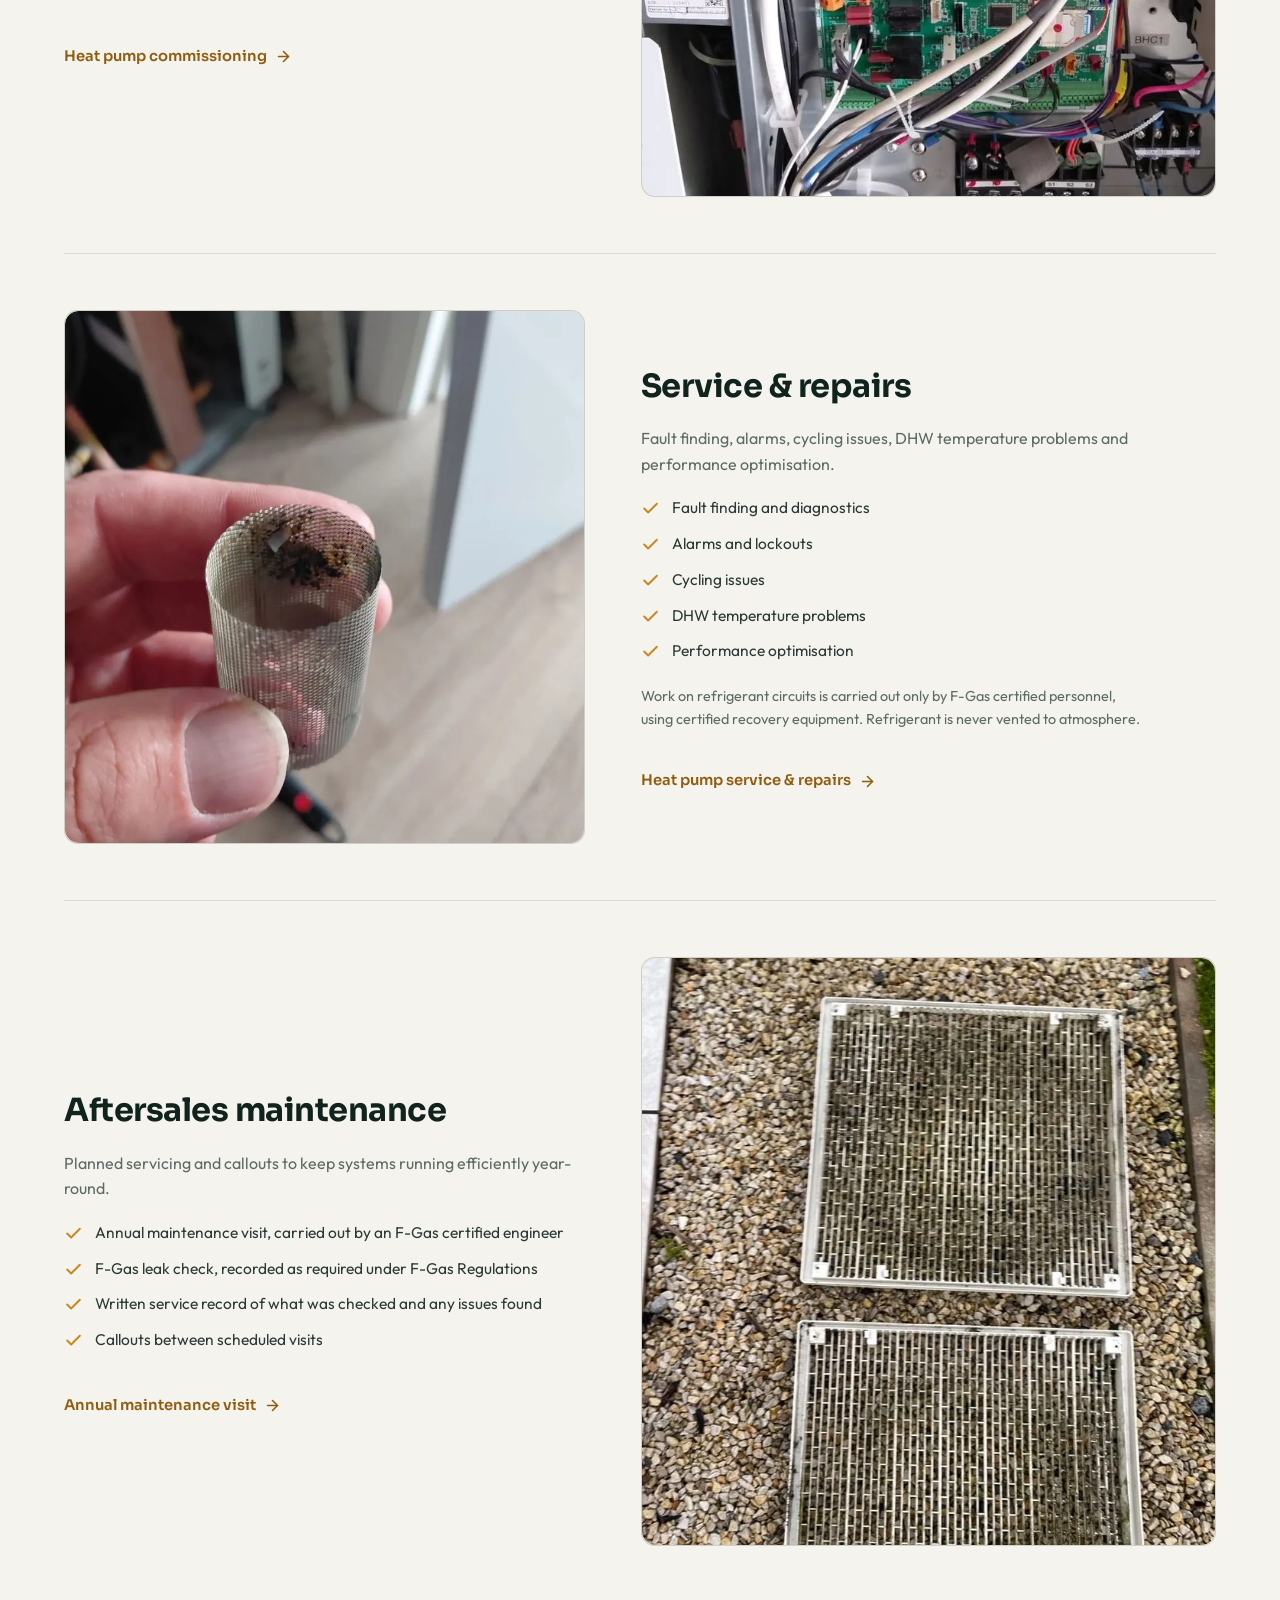
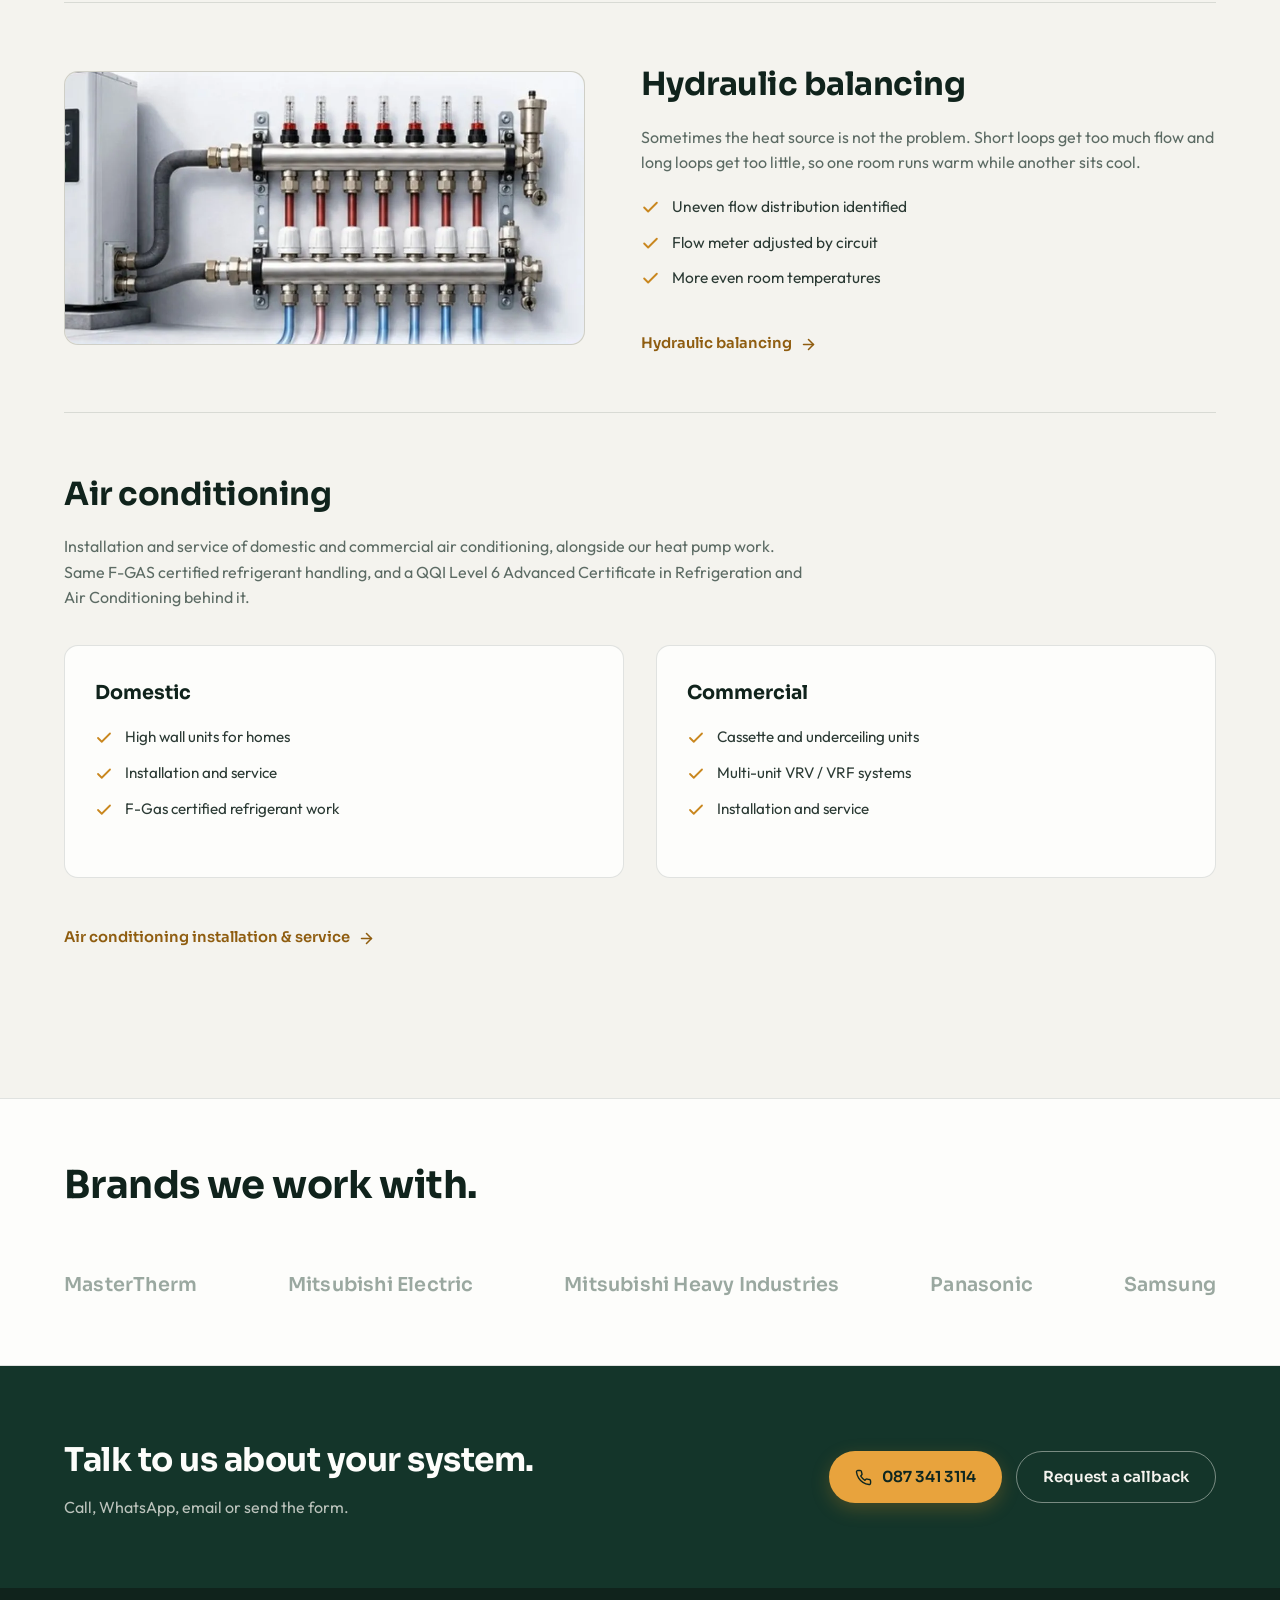
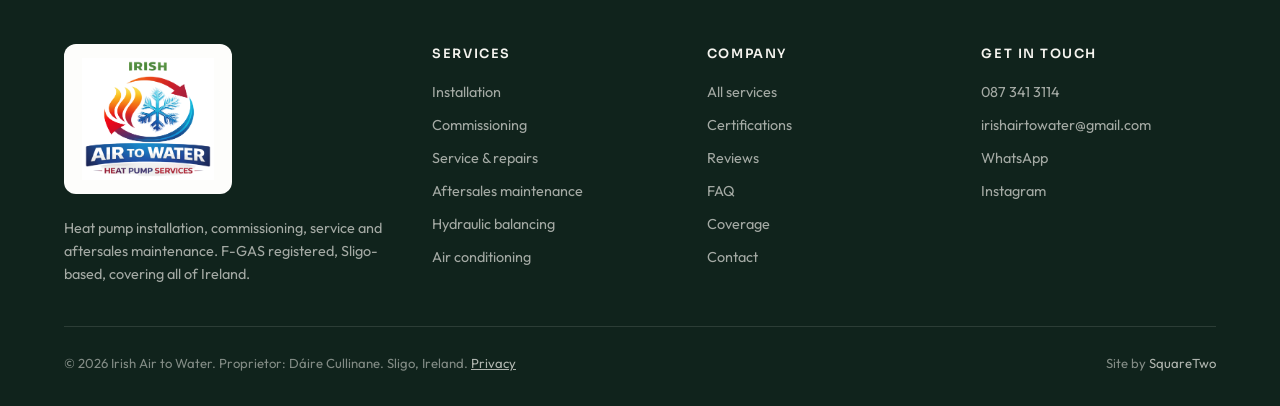
<file: services.html>
<!DOCTYPE html>
<html lang="en-IE">
<head>
<script>document.documentElement.className+=' js';</script>
<meta charset="UTF-8">
<meta name="viewport" content="width=device-width, initial-scale=1.0">
<title>Heat Pump & Air Conditioning Services, Sligo | Irish Air to Water</title>
<meta name="description" content="Heat pump installation, commissioning, service and repairs, maintenance, hydraulic balancing and air conditioning. Domestic and commercial, all of Ireland.">
<link rel="canonical" href="https://irishairtowater.com/services">
<meta property="og:type" content="website">
<meta property="og:site_name" content="Irish Air to Water">
<meta property="og:title" content="Heat Pump & Air Conditioning Services, Sligo | Irish Air to Water">
<meta property="og:description" content="Heat pump installation, commissioning, service and repairs, maintenance, hydraulic balancing and air conditioning. Domestic and commercial, all of Ireland.">
<meta property="og:url" content="https://irishairtowater.com/services">
<meta property="og:locale" content="en_IE">
<meta property="og:image" content="https://irishairtowater.com/images/og-image.jpg">
<meta property="og:image:width" content="1200">
<meta property="og:image:height" content="630">
<meta property="og:image:alt" content="Air-to-water heat pump outdoor unit installed by Irish Air to Water">
<meta name="twitter:card" content="summary_large_image">
<meta name="theme-color" content="#0d2620">
<link rel="icon" href="images/logo-mark.png" type="image/png">
<link rel="apple-touch-icon" href="images/logo-mark.png">
<link rel="preconnect" href="https://fonts.googleapis.com">
<link rel="preconnect" href="https://fonts.gstatic.com" crossorigin>
<link href="https://fonts.googleapis.com/css2?family=Sora:wght@400;500;600;700&family=Outfit:wght@300;400;500;600&display=swap" rel="stylesheet">
<link rel="stylesheet" href="assets/styles.css?v=e7062da5">
<script type="application/ld+json">{"@context": "https://schema.org", "@type": "HVACBusiness", "@id": "https://irishairtowater.com/#business", "name": "Irish Air to Water", "description": "Air-to-water heat pump specialist and air conditioning installer. Commissioning, service and repairs, aftersales maintenance, and domestic and commercial air conditioning. F-GAS registered, Sligo-based, covering all of Ireland.", "url": "https://irishairtowater.com", "telephone": "+353 87 341 3114", "email": "irishairtowater@gmail.com", "founder": {"@type": "Person", "name": "Dáire Cullinane", "jobTitle": "Proprietor"}, "address": {"@type": "PostalAddress", "addressLocality": "Sligo", "addressRegion": "County Sligo", "addressCountry": "IE"}, "areaServed": {"@type": "Country", "name": "Ireland"}, "sameAs": ["https://www.instagram.com/irish_airtowater"], "knowsAbout": ["Air to water heat pumps", "F-Gas refrigerant handling", "Heat pump commissioning", "Hydraulic balancing", "R290 propane heat pumps", "Air conditioning installation", "Cassette and underceiling air conditioning", "VRV and VRF systems"], "makesOffer": [{"@type": "Offer", "itemOffered": {"@type": "Service", "name": "Heat pump installation"}}, {"@type": "Offer", "itemOffered": {"@type": "Service", "name": "Heat pump commissioning"}}, {"@type": "Offer", "itemOffered": {"@type": "Service", "name": "Heat pump service and repairs"}}, {"@type": "Offer", "itemOffered": {"@type": "Service", "name": "Aftersales maintenance"}}, {"@type": "Offer", "itemOffered": {"@type": "Service", "name": "Annual maintenance visit"}}, {"@type": "Offer", "itemOffered": {"@type": "Service", "name": "Hydraulic balancing"}}, {"@type": "Offer", "itemOffered": {"@type": "Service", "name": "Domestic air conditioning installation and service"}}, {"@type": "Offer", "itemOffered": {"@type": "Service", "name": "Commercial air conditioning installation and service"}}, {"@type": "Offer", "itemOffered": {"@type": "Service", "name": "VRV and VRF multi-unit air conditioning systems"}}], "hasCredential": [{"@type": "EducationalOccupationalCredential", "name": "F-Gas Registered"}, {"@type": "EducationalOccupationalCredential", "name": "QQI Level 6 Advanced Certificate, Craft - Refrigeration and Air Conditioning"}, {"@type": "EducationalOccupationalCredential", "name": "Grant Aerona R290 Air Source Heat Pump Course"}]}</script>
<script type="application/ld+json">{"@context": "https://schema.org", "@type": "BreadcrumbList", "itemListElement": [{"@type": "ListItem", "position": 1, "name": "Home", "item": "https://irishairtowater.com/"}, {"@type": "ListItem", "position": 2, "name": "Services"}]}</script>
</head>
<body>
<a class="skip-link" href="#main">Skip to content</a>
<header>
  <div class="wrap nav">
    <a class="brand" href="index.html">
      <img class="brand-logo-img" src="images/logo-mark.png" alt="" width="44" height="44">
      <div class="brand-name">Irish Air to Water<small>Heat Pump Services</small></div>
    </a>
    <ul class="nav-links"><li><a href="services.html" aria-current="page">Services</a></li><li><a href="maintenance.html">Maintenance Plan</a></li><li><a href="certifications.html">Certifications</a></li><li><a href="contact.html">Contact</a></li></ul>
    <div class="nav-cta">
      <a class="btn btn-ghost" href="contact.html">Request a callback</a>
      <a class="btn btn-amber nav-call" href="tel:+353873413114" aria-label="Call 087 341 3114"><svg viewBox="0 0 24 24" fill="none" stroke="currentColor" stroke-width="2" stroke-linecap="round" stroke-linejoin="round"><path d="M22 16.92v3a2 2 0 0 1-2.18 2 19.79 19.79 0 0 1-8.63-3.07 19.5 19.5 0 0 1-6-6 19.79 19.79 0 0 1-3.07-8.67A2 2 0 0 1 4.11 2h3a2 2 0 0 1 2 1.72 12.84 12.84 0 0 0 .7 2.81 2 2 0 0 1-.45 2.11L8.09 9.91a16 16 0 0 0 6 6l1.27-1.27a2 2 0 0 1 2.11-.45 12.84 12.84 0 0 0 2.81.7A2 2 0 0 1 22 16.92z"/></svg><span>087 341 3114</span></a>
      <button class="nav-toggle" type="button" aria-expanded="false" aria-controls="mobile-panel" aria-label="Menu">
        <span></span><span></span><span></span>
      </button>
    </div>
  </div>
  <div class="mobile-panel" id="mobile-panel">
    <ul><li><a href="index.html">Home</a></li><li><a href="services.html" aria-current="page">Services</a></li><li><a href="maintenance.html">Maintenance Plan</a></li><li><a href="certifications.html">Certifications</a></li><li><a href="contact.html">Contact</a></li></ul>
    <div class="mobile-actions">
      <a class="btn btn-amber" href="tel:+353873413114"><svg viewBox="0 0 24 24" fill="none" stroke="currentColor" stroke-width="2" stroke-linecap="round" stroke-linejoin="round"><path d="M22 16.92v3a2 2 0 0 1-2.18 2 19.79 19.79 0 0 1-8.63-3.07 19.5 19.5 0 0 1-6-6 19.79 19.79 0 0 1-3.07-8.67A2 2 0 0 1 4.11 2h3a2 2 0 0 1 2 1.72 12.84 12.84 0 0 0 .7 2.81 2 2 0 0 1-.45 2.11L8.09 9.91a16 16 0 0 0 6 6l1.27-1.27a2 2 0 0 1 2.11-.45 12.84 12.84 0 0 0 2.81.7A2 2 0 0 1 22 16.92z"/></svg>Call 087 341 3114</a>
      <a class="btn btn-ghost" href="contact.html">Request a callback</a>
    </div>
  </div>
</header>
<main id="main">

<section class="page-hero">
  <div class="wrap">
    <h1>Heat pump and air conditioning services.</h1>
    <p>Installation, commissioning, service and repairs, aftersales maintenance, hydraulic balancing and air conditioning. Domestic and commercial systems, Sligo-based, covering all of Ireland.</p>
    <ul class="crumbs"><li><a href="index.html">Home</a></li><li>Services</li></ul>
  </div>
</section>

<section>
  <div class="wrap">

    <div class="svc-detail reveal" id="installation">
      <div class="svc-detail-media"><a href="installation.html" tabindex="-1" aria-hidden="true"><div class="media-frame"><picture><source srcset="images/services-installation.webp" type="image/webp"><img class="media-img" src="images/services-installation.jpg" alt="Wall-mounted heat pump unit with pipework run down the wall" width="562" height="1000" loading="lazy" decoding="async"></picture></div></a></div>
      <div>
        <h2><a href="installation.html">Installation</a></h2>
        <p>Installation of domestic and commercial air-to-water heat pump systems, through to commissioning and handover.</p>
        <ul class="tick-list">
          <li><svg viewBox="0 0 24 24" fill="none" stroke="currentColor" stroke-width="2.4" stroke-linecap="round" stroke-linejoin="round"><path d="M20 6 9 17l-5-5"/></svg>Siting and mounting of outdoor and indoor units</li>
          <li><svg viewBox="0 0 24 24" fill="none" stroke="currentColor" stroke-width="2.4" stroke-linecap="round" stroke-linejoin="round"><path d="M20 6 9 17l-5-5"/></svg>Refrigerant pipework: brazing, pressure testing, evacuation and charging</li>
          <li><svg viewBox="0 0 24 24" fill="none" stroke="currentColor" stroke-width="2.4" stroke-linecap="round" stroke-linejoin="round"><path d="M20 6 9 17l-5-5"/></svg>Hot water cylinder installation</li>
          <li><svg viewBox="0 0 24 24" fill="none" stroke="currentColor" stroke-width="2.4" stroke-linecap="round" stroke-linejoin="round"><path d="M20 6 9 17l-5-5"/></svg>First-fix and second-fix pipework and electrical connections</li>
          <li><svg viewBox="0 0 24 24" fill="none" stroke="currentColor" stroke-width="2.4" stroke-linecap="round" stroke-linejoin="round"><path d="M20 6 9 17l-5-5"/></svg>System handover</li>
        </ul>
        <a class="more-link" href="installation.html">Heat pump installation<svg viewBox="0 0 24 24" fill="none" stroke="currentColor" stroke-width="2.2" stroke-linecap="round" stroke-linejoin="round"><path d="M5 12h14"/><path d="m12 5 7 7-7 7"/></svg></a>
      </div>
    </div>

    <div class="svc-detail flip reveal" id="commissioning">
      <div class="svc-detail-media"><a href="commissioning.html" tabindex="-1" aria-hidden="true"><div class="media-frame"><picture><source srcset="images/services-commissioning-controls.webp" type="image/webp"><img class="media-img" src="images/services-commissioning-controls.jpg" alt="Heat pump control board and wiring inside an opened control panel" width="750" height="1000" loading="lazy" decoding="async"></picture></div></a></div>
      <div>
        <h2><a href="commissioning.html">Commissioning</a></h2>
        <p>Correct setup from day one: checks, settings, optimisation, and clear handover.</p>
        <ul class="tick-list">
          <li><svg viewBox="0 0 24 24" fill="none" stroke="currentColor" stroke-width="2.4" stroke-linecap="round" stroke-linejoin="round"><path d="M20 6 9 17l-5-5"/></svg>System checks against manufacturer specification</li>
          <li><svg viewBox="0 0 24 24" fill="none" stroke="currentColor" stroke-width="2.4" stroke-linecap="round" stroke-linejoin="round"><path d="M20 6 9 17l-5-5"/></svg>Settings and controls configured</li>
          <li><svg viewBox="0 0 24 24" fill="none" stroke="currentColor" stroke-width="2.4" stroke-linecap="round" stroke-linejoin="round"><path d="M20 6 9 17l-5-5"/></svg>Optimisation of system performance</li>
          <li><svg viewBox="0 0 24 24" fill="none" stroke="currentColor" stroke-width="2.4" stroke-linecap="round" stroke-linejoin="round"><path d="M20 6 9 17l-5-5"/></svg>Clear handover so you understand your controls</li>
        </ul>
        <a class="more-link" href="commissioning.html">Heat pump commissioning<svg viewBox="0 0 24 24" fill="none" stroke="currentColor" stroke-width="2.2" stroke-linecap="round" stroke-linejoin="round"><path d="M5 12h14"/><path d="m12 5 7 7-7 7"/></svg></a>
      </div>
    </div>

    <div class="svc-detail reveal" id="repairs">
      <div class="svc-detail-media"><a href="repairs.html" tabindex="-1" aria-hidden="true"><div class="media-frame"><picture><source srcset="images/services-repairs-strainer-check.webp" type="image/webp"><img class="media-img" src="images/services-repairs-strainer-check.jpg" alt="A system strainer checked in hand during a service call" width="937" height="1000" loading="lazy" decoding="async"></picture></div></a></div>
      <div>
        <h2><a href="repairs.html">Service &amp; repairs</a></h2>
        <p>Fault finding, alarms, cycling issues, DHW temperature problems and performance optimisation.</p>
        <ul class="tick-list">
          <li><svg viewBox="0 0 24 24" fill="none" stroke="currentColor" stroke-width="2.4" stroke-linecap="round" stroke-linejoin="round"><path d="M20 6 9 17l-5-5"/></svg>Fault finding and diagnostics</li>
          <li><svg viewBox="0 0 24 24" fill="none" stroke="currentColor" stroke-width="2.4" stroke-linecap="round" stroke-linejoin="round"><path d="M20 6 9 17l-5-5"/></svg>Alarms and lockouts</li>
          <li><svg viewBox="0 0 24 24" fill="none" stroke="currentColor" stroke-width="2.4" stroke-linecap="round" stroke-linejoin="round"><path d="M20 6 9 17l-5-5"/></svg>Cycling issues</li>
          <li><svg viewBox="0 0 24 24" fill="none" stroke="currentColor" stroke-width="2.4" stroke-linecap="round" stroke-linejoin="round"><path d="M20 6 9 17l-5-5"/></svg>DHW temperature problems</li>
          <li><svg viewBox="0 0 24 24" fill="none" stroke="currentColor" stroke-width="2.4" stroke-linecap="round" stroke-linejoin="round"><path d="M20 6 9 17l-5-5"/></svg>Performance optimisation</li>
        </ul>
        <p style="font-size:0.9rem">Work on refrigerant circuits is carried out only by F-Gas certified personnel, using certified recovery equipment. Refrigerant is never vented to atmosphere.</p>
        <a class="more-link" href="repairs.html">Heat pump service &amp; repairs<svg viewBox="0 0 24 24" fill="none" stroke="currentColor" stroke-width="2.2" stroke-linecap="round" stroke-linejoin="round"><path d="M5 12h14"/><path d="m12 5 7 7-7 7"/></svg></a>
      </div>
    </div>

    <div class="svc-detail flip reveal" id="aftersales">
      <div class="svc-detail-media"><a href="maintenance.html" tabindex="-1" aria-hidden="true"><div class="media-frame"><picture><source srcset="images/services-aftersales-filters.webp" type="image/webp"><img class="media-img" src="images/services-aftersales-filters.jpg" alt="Air filters removed and laid out for cleaning during a service visit" width="750" height="1000" loading="lazy" decoding="async"></picture></div></a></div>
      <div>
        <h2><a href="maintenance.html">Aftersales maintenance</a></h2>
        <p>Planned servicing and callouts to keep systems running efficiently year-round.</p>
        <ul class="tick-list">
          <li><svg viewBox="0 0 24 24" fill="none" stroke="currentColor" stroke-width="2.4" stroke-linecap="round" stroke-linejoin="round"><path d="M20 6 9 17l-5-5"/></svg>Annual maintenance visit, carried out by an F-Gas certified engineer</li>
          <li><svg viewBox="0 0 24 24" fill="none" stroke="currentColor" stroke-width="2.4" stroke-linecap="round" stroke-linejoin="round"><path d="M20 6 9 17l-5-5"/></svg>F-Gas leak check, recorded as required under F-Gas Regulations</li>
          <li><svg viewBox="0 0 24 24" fill="none" stroke="currentColor" stroke-width="2.4" stroke-linecap="round" stroke-linejoin="round"><path d="M20 6 9 17l-5-5"/></svg>Written service record of what was checked and any issues found</li>
          <li><svg viewBox="0 0 24 24" fill="none" stroke="currentColor" stroke-width="2.4" stroke-linecap="round" stroke-linejoin="round"><path d="M20 6 9 17l-5-5"/></svg>Callouts between scheduled visits</li>
        </ul>
        <a class="more-link" href="maintenance.html">Annual maintenance visit<svg viewBox="0 0 24 24" fill="none" stroke="currentColor" stroke-width="2.2" stroke-linecap="round" stroke-linejoin="round"><path d="M5 12h14"/><path d="m12 5 7 7-7 7"/></svg></a>
      </div>
    </div>

    <div class="svc-detail reveal" id="balancing">
      <div class="svc-detail-media"><a href="hydraulic-balancing.html" tabindex="-1" aria-hidden="true"><div class="media-frame frame-landscape"><picture><source srcset="images/services-balancing-manifold.webp" type="image/webp"><img class="media-img" src="images/services-balancing-manifold.jpg" alt="Heating manifold with flow meters, from our hydraulic balancing explainer" width="1000" height="514" loading="lazy" decoding="async"></picture></div></a></div>
      <div>
        <h2><a href="hydraulic-balancing.html">Hydraulic balancing</a></h2>
        <p>Sometimes the heat source is not the problem. Short loops get too much flow and long loops get too little, so one room runs warm while another sits cool.</p>
        <ul class="tick-list">
          <li><svg viewBox="0 0 24 24" fill="none" stroke="currentColor" stroke-width="2.4" stroke-linecap="round" stroke-linejoin="round"><path d="M20 6 9 17l-5-5"/></svg>Uneven flow distribution identified</li>
          <li><svg viewBox="0 0 24 24" fill="none" stroke="currentColor" stroke-width="2.4" stroke-linecap="round" stroke-linejoin="round"><path d="M20 6 9 17l-5-5"/></svg>Flow meter adjusted by circuit</li>
          <li><svg viewBox="0 0 24 24" fill="none" stroke="currentColor" stroke-width="2.4" stroke-linecap="round" stroke-linejoin="round"><path d="M20 6 9 17l-5-5"/></svg>More even room temperatures</li>
        </ul>
        <a class="more-link" href="hydraulic-balancing.html">Hydraulic balancing<svg viewBox="0 0 24 24" fill="none" stroke="currentColor" stroke-width="2.2" stroke-linecap="round" stroke-linejoin="round"><path d="M5 12h14"/><path d="m12 5 7 7-7 7"/></svg></a>
      </div>
    </div>

    <div class="svc-detail-full reveal" id="air-conditioning">
      <h2><a href="air-conditioning.html">Air conditioning</a></h2>
      <p>Installation and service of domestic and commercial air conditioning, alongside our heat pump work. Same F-GAS certified refrigerant handling, and a QQI Level 6 Advanced Certificate in Refrigeration and Air Conditioning behind it.</p>
      <div class="split-cols" style="margin-top:34px">
        <div class="panel">
          <h3>Domestic</h3>
          <ul class="tick-list"><li><svg viewBox="0 0 24 24" fill="none" stroke="currentColor" stroke-width="2.4" stroke-linecap="round" stroke-linejoin="round"><path d="M20 6 9 17l-5-5"/></svg>High wall units for homes</li><li><svg viewBox="0 0 24 24" fill="none" stroke="currentColor" stroke-width="2.4" stroke-linecap="round" stroke-linejoin="round"><path d="M20 6 9 17l-5-5"/></svg>Installation and service</li><li><svg viewBox="0 0 24 24" fill="none" stroke="currentColor" stroke-width="2.4" stroke-linecap="round" stroke-linejoin="round"><path d="M20 6 9 17l-5-5"/></svg>F-Gas certified refrigerant work</li></ul>
        </div>
        <div class="panel">
          <h3>Commercial</h3>
          <ul class="tick-list"><li><svg viewBox="0 0 24 24" fill="none" stroke="currentColor" stroke-width="2.4" stroke-linecap="round" stroke-linejoin="round"><path d="M20 6 9 17l-5-5"/></svg>Cassette and underceiling units</li><li><svg viewBox="0 0 24 24" fill="none" stroke="currentColor" stroke-width="2.4" stroke-linecap="round" stroke-linejoin="round"><path d="M20 6 9 17l-5-5"/></svg>Multi-unit VRV / VRF systems</li><li><svg viewBox="0 0 24 24" fill="none" stroke="currentColor" stroke-width="2.4" stroke-linecap="round" stroke-linejoin="round"><path d="M20 6 9 17l-5-5"/></svg>Installation and service</li></ul>
        </div>
      </div>
      <div style="margin-top:28px"><a class="more-link" href="air-conditioning.html">Air conditioning installation &amp; service<svg viewBox="0 0 24 24" fill="none" stroke="currentColor" stroke-width="2.2" stroke-linecap="round" stroke-linejoin="round"><path d="M5 12h14"/><path d="m12 5 7 7-7 7"/></svg></a></div>
    </div>

  </div>
</section>

<section class="bg-white sec-tight">
  <div class="wrap">
    <div class="sec-head reveal">
      <h2>Brands we work with.</h2>
    </div>
    <div class="brands-row reveal"><span class="brand-mark">MasterTherm</span><span class="brand-mark">Mitsubishi Electric</span><span class="brand-mark">Mitsubishi Heavy Industries</span><span class="brand-mark">Panasonic</span><span class="brand-mark">Samsung</span></div>
  </div>
</section>

<section class="cta-band">
  <div class="wrap cta-inner">
    <div>
      <h2>Talk to us about your system.</h2>
      <p>Call, WhatsApp, email or send the form.</p>
    </div>
    <div class="cta-actions">
      <a class="btn btn-amber" href="tel:+353873413114"><svg viewBox="0 0 24 24" fill="none" stroke="currentColor" stroke-width="2" stroke-linecap="round" stroke-linejoin="round"><path d="M22 16.92v3a2 2 0 0 1-2.18 2 19.79 19.79 0 0 1-8.63-3.07 19.5 19.5 0 0 1-6-6 19.79 19.79 0 0 1-3.07-8.67A2 2 0 0 1 4.11 2h3a2 2 0 0 1 2 1.72 12.84 12.84 0 0 0 .7 2.81 2 2 0 0 1-.45 2.11L8.09 9.91a16 16 0 0 0 6 6l1.27-1.27a2 2 0 0 1 2.11-.45 12.84 12.84 0 0 0 2.81.7A2 2 0 0 1 22 16.92z"/></svg>087 341 3114</a>
      <a class="btn btn-ghost-light" href="contact.html">Request a callback</a>
    </div>
  </div>
</section>

</main>
<footer>
  <div class="wrap">
    <div class="foot-grid">
      <div>
        <div class="foot-logo"><img src="images/logo.png" alt="Irish Air to Water, Heat Pump Services" width="729" height="674" loading="lazy" decoding="async"></div>
        <p>Heat pump installation, commissioning, service and aftersales maintenance. F-GAS registered, Sligo-based, covering all of Ireland.</p>
      </div>
      <div>
        <h4>Services</h4>
        <ul>
          <li><a href="installation.html">Installation</a></li>
          <li><a href="commissioning.html">Commissioning</a></li>
          <li><a href="repairs.html">Service &amp; repairs</a></li>
          <li><a href="maintenance.html">Aftersales maintenance</a></li>
          <li><a href="hydraulic-balancing.html">Hydraulic balancing</a></li>
          <li><a href="air-conditioning.html">Air conditioning</a></li>
        </ul>
      </div>
      <div>
        <h4>Company</h4>
        <ul>
          <li><a href="services.html">All services</a></li>
          <li><a href="certifications.html">Certifications</a></li>
          <li><a href="reviews.html">Reviews</a></li>
          <li><a href="faq.html">FAQ</a></li>
          <li><a href="index.html#coverage">Coverage</a></li>
          <li><a href="contact.html">Contact</a></li>
        </ul>
      </div>
      <div>
        <h4>Get in touch</h4>
        <ul>
          <li><a href="tel:+353873413114">087 341 3114</a></li>
          <li><a href="mailto:irishairtowater@gmail.com">irishairtowater@gmail.com</a></li>
          <li><a href="https://wa.me/353873413114" target="_blank" rel="noopener">WhatsApp</a></li>
          <li><a href="https://www.instagram.com/irish_airtowater" target="_blank" rel="noopener">Instagram</a></li>
        </ul>
      </div>
    </div>
    <div class="foot-bottom">
      <div>&copy; 2026 Irish Air to Water. Proprietor: D&aacute;ire Cullinane. Sligo, Ireland. <a href="privacy.html">Privacy</a></div>
      <div>Site by <a href="https://squaretwo.ie" target="_blank" rel="noopener" style="text-decoration:none">SquareTwo</a></div>
    </div>
  </div>
</footer>
<a class="wa-float" href="https://wa.me/353873413114" target="_blank" rel="noopener" aria-label="Message us on WhatsApp"><svg viewBox="0 0 24 24" fill="currentColor"><path d="M17.472 14.382c-.297-.149-1.758-.867-2.03-.967-.273-.099-.471-.148-.67.15-.197.297-.767.966-.94 1.164-.173.199-.347.223-.644.075-.297-.15-1.255-.463-2.39-1.475-.883-.788-1.48-1.761-1.653-2.059-.173-.297-.018-.458.13-.606.134-.133.298-.347.446-.52.149-.174.198-.298.298-.497.099-.198.05-.371-.025-.52-.075-.149-.669-1.612-.916-2.207-.242-.579-.487-.5-.669-.51a12.8 12.8 0 0 0-.57-.01c-.198 0-.52.074-.792.372-.272.297-1.04 1.016-1.04 2.479 0 1.462 1.065 2.875 1.213 3.074.149.198 2.096 3.2 5.077 4.487.709.306 1.262.489 1.694.625.712.227 1.36.195 1.871.118.571-.085 1.758-.719 2.006-1.413.248-.694.248-1.289.173-1.413-.074-.124-.272-.198-.57-.347m-5.421 7.403h-.004a9.87 9.87 0 0 1-5.031-1.378l-.361-.214-3.741.982.998-3.648-.235-.374a9.86 9.86 0 0 1-1.51-5.26c.001-5.45 4.436-9.884 9.888-9.884a9.82 9.82 0 0 1 6.988 2.896 9.82 9.82 0 0 1 2.893 6.994c-.003 5.45-4.437 9.885-9.885 9.885M20.52 3.449C18.24 1.245 15.24 0 12.045 0 5.463 0 .104 5.334.101 11.893c0 2.096.549 4.142 1.595 5.945L0 24l6.335-1.652a12 12 0 0 0 5.71 1.447h.006c6.585 0 11.946-5.335 11.949-11.896 0-3.176-1.24-6.165-3.495-8.411"/></svg></a>
<nav class="call-bar" aria-label="Call or message">
  <a href="tel:+353873413114"><svg viewBox="0 0 24 24" fill="none" stroke="currentColor" stroke-width="2" stroke-linecap="round" stroke-linejoin="round"><path d="M22 16.92v3a2 2 0 0 1-2.18 2 19.79 19.79 0 0 1-8.63-3.07 19.5 19.5 0 0 1-6-6 19.79 19.79 0 0 1-3.07-8.67A2 2 0 0 1 4.11 2h3a2 2 0 0 1 2 1.72 12.84 12.84 0 0 0 .7 2.81 2 2 0 0 1-.45 2.11L8.09 9.91a16 16 0 0 0 6 6l1.27-1.27a2 2 0 0 1 2.11-.45 12.84 12.84 0 0 0 2.81.7A2 2 0 0 1 22 16.92z"/></svg>Call 087 341 3114</a>
  <a class="call-bar-wa" href="https://wa.me/353873413114" target="_blank" rel="noopener"><svg viewBox="0 0 24 24" fill="currentColor"><path d="M17.472 14.382c-.297-.149-1.758-.867-2.03-.967-.273-.099-.471-.148-.67.15-.197.297-.767.966-.94 1.164-.173.199-.347.223-.644.075-.297-.15-1.255-.463-2.39-1.475-.883-.788-1.48-1.761-1.653-2.059-.173-.297-.018-.458.13-.606.134-.133.298-.347.446-.52.149-.174.198-.298.298-.497.099-.198.05-.371-.025-.52-.075-.149-.669-1.612-.916-2.207-.242-.579-.487-.5-.669-.51a12.8 12.8 0 0 0-.57-.01c-.198 0-.52.074-.792.372-.272.297-1.04 1.016-1.04 2.479 0 1.462 1.065 2.875 1.213 3.074.149.198 2.096 3.2 5.077 4.487.709.306 1.262.489 1.694.625.712.227 1.36.195 1.871.118.571-.085 1.758-.719 2.006-1.413.248-.694.248-1.289.173-1.413-.074-.124-.272-.198-.57-.347m-5.421 7.403h-.004a9.87 9.87 0 0 1-5.031-1.378l-.361-.214-3.741.982.998-3.648-.235-.374a9.86 9.86 0 0 1-1.51-5.26c.001-5.45 4.436-9.884 9.888-9.884a9.82 9.82 0 0 1 6.988 2.896 9.82 9.82 0 0 1 2.893 6.994c-.003 5.45-4.437 9.885-9.885 9.885M20.52 3.449C18.24 1.245 15.24 0 12.045 0 5.463 0 .104 5.334.101 11.893c0 2.096.549 4.142 1.595 5.945L0 24l6.335-1.652a12 12 0 0 0 5.71 1.447h.006c6.585 0 11.946-5.335 11.949-11.896 0-3.176-1.24-6.165-3.495-8.411"/></svg>WhatsApp</a>
</nav>
<script src="assets/main.js?v=93c4f36d"></script>
</body>
</html>
</file>
<file: assets/styles.css>
/* ==========================================================================
   Irish Air to Water — shared stylesheet
   SquareTwo build
   ========================================================================== */

:root {
  --ink: #10231c;
  --pine: #14352a;
  --pine-deep: #0d2620;
  --bone: #f4f3ee;
  --bone-dim: #e9e7df;
  --white: #fdfdfb;
  --amber: #e8a33d;
  --amber-deep: #c9871f;
  --amber-text: #8f5d10; /* amber for text on light: 5.5:1 on white */
  --text: #2b3a34;
  --text-soft: #5c6b64;
  --line: rgba(16, 35, 28, 0.12);
  --line-light: rgba(244, 243, 238, 0.14);
  --radius: 14px;
  --maxw: 1200px;
}

* { margin: 0; padding: 0; box-sizing: border-box; }
html { overflow-x: clip; }
html { scroll-behavior: smooth; }
body.nav-open { overflow: hidden; }
body {
  font-family: 'Outfit', sans-serif;
  color: var(--text);
  background: var(--bone);
  line-height: 1.6;
  -webkit-font-smoothing: antialiased;
}
h1, h2, h3, h4 { font-family: 'Sora', sans-serif; color: var(--ink); }
img { max-width: 100%; display: block; }
picture { display: contents; } /* WebP wrapper must not interfere with frame sizing */
a { color: inherit; }
.wrap { max-width: var(--maxw); margin: 0 auto; padding: 0 24px; }
.wrap-narrow { max-width: 860px; margin: 0 auto; padding: 0 24px; }

.skip-link {
  position: absolute;
  left: -9999px;
  top: 0;
  background: var(--amber);
  color: var(--pine-deep);
  padding: 12px 20px;
  z-index: 200;
  font-weight: 600;
  border-radius: 0 0 10px 0;
}
.skip-link:focus { left: 0; }

:focus-visible {
  outline: 3px solid var(--amber);
  outline-offset: 2px;
}

/* ---------- Image placeholders (swap src later) ---------- */
.ph {
  background:
    repeating-linear-gradient(45deg, rgba(20,53,42,0.06) 0 12px, transparent 12px 24px),
    linear-gradient(160deg, #dfe4dd, #cfd7cf);
  border: 1.5px dashed rgba(20, 53, 42, 0.35);
  border-radius: var(--radius);
  display: flex;
  align-items: center;
  justify-content: center;
  text-align: center;
  color: #4a5c53;
  font-size: 0.85rem;
  font-weight: 500;
  letter-spacing: 0.02em;
  padding: 16px;
}
.ph span { max-width: 26ch; }

/* ---------- Photos ----------
   Every supplied photo is 3:4 portrait, so slots are portrait-friendly and
   images cover rather than letterbox. */
.media-img {
  width: 100%;
  height: 100%;
  object-fit: cover;
  border-radius: var(--radius);
  display: block;
}
.media-frame {
  overflow: hidden;
  border-radius: var(--radius);
  background: var(--bone-dim);
  border: 1px solid var(--line);
}
.bg-pine .media-frame, .hero .media-frame { border-color: rgba(244, 243, 238, 0.14); }
.svc-feature .media-frame { border: none; border-bottom: 1px solid rgba(244, 243, 238, 0.14); }
.ph-dark {
  background:
    repeating-linear-gradient(45deg, rgba(244,243,238,0.06) 0 12px, transparent 12px 24px),
    linear-gradient(160deg, #1d4636, #14352a);
  border-color: rgba(244, 243, 238, 0.35);
  color: rgba(244, 243, 238, 0.75);
}

/* ---------- Buttons ---------- */
.btn {
  display: inline-flex;
  align-items: center;
  gap: 10px;
  font-family: 'Sora', sans-serif;
  font-weight: 600;
  font-size: 0.95rem;
  text-decoration: none;
  border-radius: 999px;
  padding: 13px 26px;
  transition: transform 0.15s, background 0.2s, box-shadow 0.2s, border-color 0.2s;
  white-space: nowrap;
  cursor: pointer;
  border: none;
}
.btn:active { transform: translateY(1px) scale(0.98); }
.btn svg { width: 17px; height: 17px; flex-shrink: 0; }
.btn-amber {
  background: var(--amber);
  color: var(--pine-deep);
  box-shadow: 0 6px 18px rgba(201, 135, 31, 0.28);
}
.btn-amber:hover { background: var(--amber-deep); color: var(--white); }
.btn-ghost {
  background: transparent;
  color: var(--ink);
  border: 1.5px solid rgba(16, 35, 28, 0.35);
}
.btn-ghost:hover { border-color: var(--pine); background: rgba(20, 53, 42, 0.05); }
.btn-ghost-light {
  background: transparent;
  color: var(--bone);
  border: 1.5px solid rgba(244, 243, 238, 0.45);
}
.btn-ghost-light:hover { background: rgba(244, 243, 238, 0.1); }
.btn-pine { background: var(--pine); color: var(--bone); }
.btn-pine:hover { background: var(--pine-deep); }
.btn-sm { padding: 10px 20px; font-size: 0.88rem; }

/* ---------- Nav ---------- */
header {
  position: sticky;
  top: 0;
  z-index: 50;
  background: rgba(244, 243, 238, 0.92);
  backdrop-filter: blur(10px);
  border-bottom: 1px solid var(--line);
}
.nav {
  height: 72px;
  display: flex;
  align-items: center;
  justify-content: space-between;
  gap: 24px;
}
.brand { display: flex; align-items: center; gap: 12px; text-decoration: none; }
.brand-logo-img {
  width: 44px;
  height: 44px;
  border-radius: 10px;
  background: var(--white);
  border: 1px solid var(--line);
  object-fit: contain;
  padding: 3px;
  flex-shrink: 0;
}
.brand-name {
  font-family: 'Sora', sans-serif;
  font-weight: 700;
  font-size: 1.02rem;
  color: var(--ink);
  line-height: 1.15;
}
.brand-name small {
  display: block;
  font-family: 'Outfit', sans-serif;
  font-weight: 500;
  font-size: 0.68rem;
  color: var(--text-soft);
  letter-spacing: 0.04em;
}
.nav-links { display: flex; gap: 26px; list-style: none; }
.nav-links a {
  text-decoration: none;
  font-weight: 500;
  font-size: 0.95rem;
  color: var(--text);
  transition: color 0.2s;
  position: relative;
  padding: 4px 0;
}
.nav-links a:hover { color: var(--pine); }
.nav-links a[aria-current="page"] { color: var(--pine); font-weight: 600; }
.nav-links a[aria-current="page"]::after {
  content: "";
  position: absolute;
  left: 0; right: 0; bottom: -2px;
  height: 2px;
  background: var(--amber);
  border-radius: 2px;
}
.nav-cta { display: flex; align-items: center; gap: 12px; }

/* Mobile nav */
.nav-toggle {
  display: none;
  width: 46px;
  height: 46px;
  border-radius: 12px;
  border: 1.5px solid rgba(16, 35, 28, 0.28);
  background: transparent;
  cursor: pointer;
  align-items: center;
  justify-content: center;
  flex-direction: column;
  gap: 5px;
  flex-shrink: 0;
}
.nav-toggle span {
  display: block;
  width: 20px;
  height: 2px;
  background: var(--ink);
  border-radius: 2px;
  transition: transform 0.25s, opacity 0.2s;
}
.nav-toggle[aria-expanded="true"] span:nth-child(1) { transform: translateY(7px) rotate(45deg); }
.nav-toggle[aria-expanded="true"] span:nth-child(2) { opacity: 0; }
.nav-toggle[aria-expanded="true"] span:nth-child(3) { transform: translateY(-7px) rotate(-45deg); }

.mobile-panel {
  display: none;
  border-top: 1px solid var(--line);
  background: var(--bone);
  padding: 18px 24px 26px;
  max-height: calc(100svh - 72px);
  overflow-y: auto;
  overscroll-behavior: contain;
}
.mobile-panel.open { display: block; }
.mobile-panel ul { list-style: none; display: grid; gap: 2px; margin-bottom: 18px; }
.mobile-panel ul a {
  display: block;
  text-decoration: none;
  font-family: 'Sora', sans-serif;
  font-weight: 600;
  font-size: 1.05rem;
  color: var(--ink);
  padding: 12px 0;
  border-bottom: 1px solid var(--line);
}
.mobile-panel ul a[aria-current="page"] { color: var(--amber-text); }
.mobile-actions { display: grid; gap: 10px; }
.mobile-actions .btn { display: flex; justify-content: center; width: 100%; }

/* ---------- Hero ---------- */
.hero { background: var(--pine-deep); color: var(--bone); overflow: hidden; }
.hero-grid {
  display: grid;
  grid-template-columns: 1.05fr 0.95fr;
  gap: 56px;
  align-items: center;
  padding: 72px 24px 88px;
}
.hero h1 {
  color: var(--white);
  font-size: clamp(2rem, 4.3vw, 3.3rem);
  line-height: 1.12;
  letter-spacing: -0.02em;
  font-weight: 700;
  margin-bottom: 20px;
}
.hero h1 em { font-style: normal; color: var(--amber); }
.hero p.lede {
  font-size: 1.12rem;
  color: rgba(244, 243, 238, 0.82);
  max-width: 46ch;
  margin-bottom: 32px;
  font-weight: 300;
}
.hero-ctas { display: flex; gap: 14px; flex-wrap: wrap; }
.hero-media { position: relative; }
.hero-media .ph { aspect-ratio: 4 / 4.2; }
.hero-stack { position: relative; }
.hero-stack .stack-main { aspect-ratio: 4 / 3.9; }
.hero-stack .stack-small {
  position: absolute;
  left: -36px;
  bottom: -44px;
  width: 45%;
  aspect-ratio: 1 / 1;
  border-radius: var(--radius);
  overflow: hidden;
  border: 5px solid var(--pine-deep);
  box-shadow: 0 26px 60px rgba(0, 0, 0, 0.4);
  background: var(--bone-dim);
}
.hero-stack .stack-small img { width: 100%; height: 100%; object-fit: cover; display: block; }
.hero-badge {
  position: absolute;
  left: -18px;
  bottom: 28px;
  background: var(--white);
  color: var(--ink);
  border-radius: 12px;
  padding: 14px 20px;
  box-shadow: 0 16px 40px rgba(0, 0, 0, 0.25);
  display: flex;
  align-items: center;
  gap: 12px;
}
.hero-badge .dot-cert {
  width: 40px;
  height: 40px;
  border-radius: 10px;
  background: var(--pine);
  color: var(--amber);
  display: flex;
  align-items: center;
  justify-content: center;
  font-family: 'Sora', sans-serif;
  font-weight: 700;
  font-size: 0.72rem;
  flex-shrink: 0;
}
.hero-badge strong { font-family: 'Sora', sans-serif; font-size: 0.9rem; display: block; }
.hero-badge small { color: var(--text-soft); font-size: 0.78rem; }

/* Inner page hero */
.page-hero {
  background: var(--pine-deep);
  color: var(--bone);
  padding: 64px 0 68px;
}
.page-hero h1 {
  color: var(--white);
  font-size: clamp(1.9rem, 3.8vw, 2.9rem);
  line-height: 1.14;
  letter-spacing: -0.02em;
  margin-bottom: 16px;
  max-width: 22ch;
}
.page-hero p {
  color: rgba(244, 243, 238, 0.78);
  font-size: 1.08rem;
  max-width: 54ch;
  font-weight: 300;
}
.eyebrow {
  display: inline-block;
  font-family: 'Sora', sans-serif;
  font-weight: 600;
  font-size: 0.74rem;
  letter-spacing: 0.14em;
  text-transform: uppercase;
  color: var(--amber);
  margin-bottom: 16px;
}
.eyebrow-dark { color: var(--amber-text); }
.crumbs {
  list-style: none;
  display: flex;
  flex-wrap: wrap;
  gap: 8px;
  font-size: 0.82rem;
  color: rgba(244, 243, 238, 0.55);
  margin-top: 26px;
}
.crumbs a { text-decoration: none; }
.crumbs a:hover { color: var(--amber); }
.crumbs li + li::before { content: "/"; margin-right: 8px; opacity: 0.5; }

/* ---------- Trust strip ---------- */
.trust {
  background: var(--pine);
  color: rgba(244, 243, 238, 0.9);
  border-top: 1px solid rgba(244, 243, 238, 0.08);
}
.trust-row {
  display: flex;
  flex-wrap: wrap;
  justify-content: center;
  gap: 8px 44px;
  padding: 18px 0;
  font-size: 0.92rem;
  color: rgba(244, 243, 238, 0.85);
}

/* ---------- Sections ---------- */
section { padding: 92px 0; }
[id] { scroll-margin-top: 84px; }
.sec-tight { padding: 64px 0; }
.sec-head { max-width: 640px; margin-bottom: 52px; }
.sec-head-center { max-width: 660px; margin-left: auto; margin-right: auto; text-align: center; }
.sec-head h2 {
  font-size: clamp(1.7rem, 3vw, 2.4rem);
  letter-spacing: -0.015em;
  line-height: 1.18;
  margin-bottom: 14px;
}
.sec-head p { color: var(--text-soft); font-size: 1.05rem; }
.bg-white { background: var(--white); border-top: 1px solid var(--line); border-bottom: 1px solid var(--line); }
.bg-pine { background: var(--pine-deep); color: var(--bone); }
.bg-pine h2, .bg-pine h3 { color: var(--white); }
.bg-pine .sec-head p { color: rgba(244, 243, 238, 0.72); }

/* Services bento */
.svc-grid {
  display: grid;
  grid-template-columns: repeat(3, 1fr);
  grid-auto-rows: minmax(190px, auto);
  gap: 18px;
}
.svc-grid-3 {
  grid-template-columns: repeat(4, 1fr);
  grid-auto-rows: minmax(200px, auto);
}
@media (max-width: 1024px) { .svc-grid-3 { grid-template-columns: repeat(2, 1fr); } }
@media (max-width: 600px) { .svc-grid-3 { grid-template-columns: 1fr; } }
.svc {
  border-radius: var(--radius);
  padding: 30px 28px;
  background: var(--white);
  border: 1px solid var(--line);
  display: flex;
  flex-direction: column;
  justify-content: flex-end;
  gap: 8px;
  transition: transform 0.25s, box-shadow 0.25s;
  text-decoration: none;
  color: inherit;
}
.svc:hover { transform: translateY(-4px); box-shadow: 0 18px 40px rgba(16, 35, 28, 0.1); }
.svc h3 { font-size: 1.12rem; }
.svc p { color: var(--text-soft); font-size: 0.94rem; }
.svc-more {
  font-family: 'Sora', sans-serif;
  font-weight: 600;
  font-size: 0.85rem;
  color: var(--amber-text);
  margin-top: 6px;
}
.svc-feature {
  grid-row: span 2;
  background: var(--pine);
  border: none;
  justify-content: space-between;
  padding: 0;
  overflow: hidden;
}
.svc-feature .ph {
  border-radius: 0;
  border: none;
  border-bottom: 1.5px dashed rgba(244, 243, 238, 0.4);
  background:
    repeating-linear-gradient(45deg, rgba(244,243,238,0.06) 0 12px, transparent 12px 24px),
    linear-gradient(160deg, #1d4636, #14352a);
  color: rgba(244, 243, 238, 0.75);
  flex: 1;
  min-height: 180px;
}
.svc-feature .media-frame {
  border-radius: 0;
  flex: 1;
  min-height: 200px;
}
.svc-feature .media-frame .media-img { border-radius: 0; }
.svc-feature .svc-feature-body { padding: 26px 28px 30px; }
.svc-feature h3 { color: var(--white); }
.svc-feature p { color: rgba(244, 243, 238, 0.75); }
.svc { position: relative; overflow: hidden; }
.svc-watermark {
  position: absolute;
  top: -22px;
  right: -22px;
  width: 160px;
  height: 160px;
  color: rgba(20, 53, 42, 0.07);
  pointer-events: none;
}
.svc-watermark svg { width: 100%; height: 100%; }
.svc h3, .svc p { position: relative; }

/* ---------- Detailed service blocks ---------- */
.svc-detail {
  display: grid;
  grid-template-columns: 0.95fr 1.05fr;
  gap: 56px;
  align-items: center;
  padding: 56px 0;
  border-top: 1px solid var(--line);
}
.svc-detail:first-of-type { border-top: none; padding-top: 12px; }
.svc-detail.flip .svc-detail-media { order: 2; }
.svc-detail-media .ph, .svc-detail-media .media-frame { aspect-ratio: 4 / 4.1; }
.svc-detail-media .frame-landscape { aspect-ratio: 1.9 / 1; }
.svc-detail h2 { font-size: clamp(1.5rem, 2.5vw, 2rem); margin-bottom: 14px; letter-spacing: -0.015em; }
.svc-detail > div > p { color: var(--text-soft); margin-bottom: 18px; max-width: 56ch; }
.tick-list { list-style: none; display: grid; gap: 11px; margin-bottom: 22px; }
.tick-list li { display: flex; gap: 12px; align-items: flex-start; font-size: 0.97rem; }
.tick-list svg { width: 19px; height: 19px; color: var(--amber-deep); flex-shrink: 0; margin-top: 4px; }
.bg-pine .tick-list li { color: rgba(244, 243, 238, 0.85); }
.bg-pine .tick-list svg { color: var(--amber); }

.svc-detail-full {
  padding: 56px 0;
  border-top: 1px solid var(--line);
}
.svc-detail-full h2 { font-size: clamp(1.5rem, 2.5vw, 2rem); margin-bottom: 14px; letter-spacing: -0.015em; }
.svc-detail-full > p { color: var(--text-soft); max-width: 68ch; }
.svc-detail-full .panel h3 { margin-bottom: 16px; }

/* ---------- Problems band ---------- */
.prob-cols { display: grid; grid-template-columns: repeat(2, 1fr); gap: 0 56px; }
.prob {
  padding: 26px 0;
  border-top: 1px solid var(--line-light);
  display: flex;
  gap: 18px;
  align-items: baseline;
}
.prob-num {
  font-family: 'Sora', sans-serif;
  font-weight: 700;
  color: var(--amber);
  font-size: 1.05rem;
  min-width: 34px;
}
.prob h3 { color: var(--white); font-size: 1.08rem; margin-bottom: 6px; }
.prob p { color: rgba(244, 243, 238, 0.72); font-size: 0.95rem; }

.issues-list {
  display: grid;
  grid-template-columns: 1fr 1fr;
  gap: 16px 48px;
  max-width: 860px;
}
.bg-pine .issues-list li { color: rgba(244, 243, 238, 0.88); font-size: 1.05rem; }
@media (max-width: 600px) { .issues-list { grid-template-columns: 1fr; } }

/* ---------- Brands ---------- */
/* services.html: each block heads to its own page */
.svc-detail-media > a { display: block; text-decoration: none; }
.svc-detail h2 a, .svc-detail-full h2 a {
  color: inherit;
  text-decoration: none;
  transition: color 0.2s;
}
.svc-detail h2 a:hover, .svc-detail-full h2 a:hover { color: var(--amber-text); }
.more-link {
  display: inline-flex;
  align-items: center;
  gap: 8px;
  margin-top: 20px;
  font-family: 'Sora', sans-serif;
  font-weight: 600;
  font-size: 0.92rem;
  color: var(--amber-text);
  text-decoration: none;
}
.more-link svg { width: 17px; height: 17px; flex-shrink: 0; transition: transform 0.2s; }
.more-link:hover svg { transform: translateX(4px); }
.more-link:hover { text-decoration: underline; text-underline-offset: 4px; }

/* Cross-links between service pages */
.related-row { display: flex; flex-wrap: wrap; gap: 10px; }
.related-row a {
  font-family: 'Sora', sans-serif;
  font-weight: 500;
  font-size: 0.92rem;
  text-decoration: none;
  color: var(--pine);
  background: var(--bone);
  border: 1px solid var(--line);
  border-radius: 999px;
  padding: 10px 20px;
  transition: background 0.2s, border-color 0.2s, color 0.2s;
}
.related-row a:hover { background: var(--pine); border-color: var(--pine); color: var(--white); }

.brands-row {
  display: flex;
  flex-wrap: wrap;
  justify-content: space-between;
  align-items: center;
  gap: 28px 44px;
  padding: 10px 0 0;
}
.brand-mark {
  font-family: 'Sora', sans-serif;
  font-weight: 600;
  font-size: 1.2rem;
  color: #9aa8a0;
  letter-spacing: 0.01em;
  transition: color 0.2s;
  white-space: nowrap;
}
.brand-mark:hover { color: var(--pine); }

/* ---------- About ---------- */
.about-grid { display: grid; grid-template-columns: 0.9fr 1.1fr; gap: 60px; align-items: center; }
.about-media { position: relative; }
.about-media .ph, .about-media .media-frame { aspect-ratio: 4 / 4.6; }
.about h2 { font-size: clamp(1.7rem, 3vw, 2.3rem); margin-bottom: 18px; letter-spacing: -0.015em; }
.about p { color: var(--text-soft); margin-bottom: 16px; max-width: 56ch; }
.about .sig { margin-top: 26px; font-family: 'Sora', sans-serif; font-weight: 600; color: var(--ink); }
.about .sig small { display: block; font-family: 'Outfit', sans-serif; font-weight: 400; color: var(--text-soft); }

/* ---------- Process / steps ---------- */
.steps { display: grid; grid-template-columns: repeat(4, 1fr); gap: 20px; counter-reset: step; }
.step {
  border-top: 2px solid var(--amber);
  padding-top: 20px;
}
.step-num {
  font-family: 'Sora', sans-serif;
  font-weight: 700;
  font-size: 0.78rem;
  letter-spacing: 0.1em;
  color: var(--amber-text);
  margin-bottom: 8px;
}
.bg-pine .step-num { color: var(--amber); }
.step h3 { font-size: 1.05rem; margin-bottom: 8px; }
.step p { font-size: 0.93rem; color: var(--text-soft); }
.bg-pine .step p { color: rgba(244, 243, 238, 0.72); }

/* ---------- Certifications ---------- */
.cert-grid { display: grid; grid-template-columns: repeat(3, 1fr); gap: 20px; }
.cert {
  border: 1px solid var(--line);
  border-radius: var(--radius);
  padding: 24px 22px 26px;
  background: var(--white);
  display: flex;
  flex-direction: column;
  gap: 14px;
}
.cert .ph { width: 100%; aspect-ratio: 1 / 1.3; font-size: 0.74rem; }
.cert h3 { font-size: 1.02rem; line-height: 1.35; }
.cert p { color: var(--text-soft); font-size: 0.9rem; }
.cert-meta {
  list-style: none;
  margin-top: auto;
  padding-top: 14px;
  border-top: 1px solid var(--line);
  display: grid;
  gap: 6px;
  font-size: 0.82rem;
  color: var(--text-soft);
}
.cert-meta strong { color: var(--ink); font-family: 'Sora', sans-serif; font-weight: 600; }

/* ---------- Coverage ---------- */
.coverage-grid { display: grid; grid-template-columns: 1.1fr 0.9fr; gap: 60px; align-items: center; }
.coverage-media .ph, .coverage-media .media-frame { aspect-ratio: 4 / 3.6; }
.coverage h2 { font-size: clamp(1.7rem, 3vw, 2.3rem); margin-bottom: 16px; letter-spacing: -0.015em; }
.coverage p { color: var(--text-soft); max-width: 52ch; margin-bottom: 22px; }
.county-list {
  list-style: none;
  display: flex;
  flex-wrap: wrap;
  gap: 8px;
  margin-top: 22px;
}
.county-list li {
  font-size: 0.84rem;
  padding: 6px 14px;
  border-radius: 999px;
  background: var(--white);
  border: 1px solid var(--line);
  color: var(--text-soft);
}

/* ---------- Info tables (maintenance page) ---------- */
.split-cols { display: grid; grid-template-columns: 1fr 1fr; gap: 32px; }
.panel {
  border-radius: var(--radius);
  border: 1px solid var(--line);
  background: var(--white);
  padding: 32px 30px 34px;
}
.panel-included { border-top: 4px solid #3f8f6b; }
.panel-chargeable { border-top: 4px solid var(--amber); }
.panel h3 { font-size: 1.2rem; margin-bottom: 6px; }
.panel > p.panel-sub { color: var(--text-soft); font-size: 0.92rem; margin-bottom: 20px; }
.panel ul { list-style: none; display: grid; gap: 12px; }
.panel ul li { display: flex; gap: 12px; align-items: flex-start; font-size: 0.95rem; }
.panel ul li svg { width: 18px; height: 18px; flex-shrink: 0; margin-top: 4px; }
.panel-included li svg { color: #3f8f6b; }
.panel-chargeable li svg { color: var(--amber-deep); }

.callout {
  border-radius: var(--radius);
  background: var(--white);
  border: 1px solid var(--line);
  border-left: 4px solid var(--amber);
  padding: 26px 28px;
  margin: 32px 0;
}
.callout h3 { font-size: 1.05rem; margin-bottom: 8px; }
.callout p { color: var(--text-soft); font-size: 0.97rem; }
.bg-pine .callout {
  background: rgba(244, 243, 238, 0.06);
  border-color: var(--line-light);
  border-left-color: var(--amber);
}
.bg-pine .callout p { color: rgba(244, 243, 238, 0.78); }

.stat-row { display: grid; grid-template-columns: repeat(3, 1fr); gap: 20px; margin-top: 8px; }
.stat {
  background: var(--white);
  border: 1px solid var(--line);
  border-radius: var(--radius);
  padding: 26px 24px;
}
.stat strong {
  display: block;
  font-family: 'Sora', sans-serif;
  font-size: 1.7rem;
  color: var(--ink);
  line-height: 1.1;
  margin-bottom: 6px;
}
.stat span { font-size: 0.92rem; color: var(--text-soft); }

/* ---------- Bleed hero ---------- */
.hero-bleed {
  position: relative;
  overflow: hidden;
  display: flex;
  align-items: center;
  min-height: min(86svh, 720px);
  padding: 88px 0;
}
.bleed-video {
  position: absolute;
  inset: 0;
  width: 100%;
  height: 100%;
  object-fit: cover;
}
.bleed-scrim {
  position: absolute;
  inset: 0;
  background:
    linear-gradient(100deg, rgba(13, 38, 32, 0.93) 0%, rgba(13, 38, 32, 0.78) 42%, rgba(13, 38, 32, 0.42) 75%, rgba(13, 38, 32, 0.30) 100%),
    linear-gradient(to bottom, rgba(13, 38, 32, 0.25), rgba(13, 38, 32, 0) 30%, rgba(13, 38, 32, 0) 70%, rgba(13, 38, 32, 0.55));
}
.bleed-content { position: relative; z-index: 1; width: 100%; }
.hero-bleed h1 { max-width: 23ch; }

/* Light variant: his brand animation plays behind ink text */
.hero-light { background: var(--white); color: var(--text); }
.hero-light .bleed-video {
  left: 10%;
  right: auto;
  width: 118%;
}
.hero-light .bleed-scrim {
  background:
    linear-gradient(90deg, rgba(253, 253, 251, 0.97) 0%, rgba(253, 253, 251, 0.92) 34%, rgba(253, 253, 251, 0.55) 58%, rgba(253, 253, 251, 0.05) 82%),
    linear-gradient(to bottom, rgba(253, 253, 251, 0.35), rgba(253, 253, 251, 0) 26%, rgba(253, 253, 251, 0) 78%, rgba(253, 253, 251, 0.30));
}
.hero-light .eyebrow { color: var(--amber-deep); }
.hero-light h1 { color: var(--ink); }
.hero-light h1 em { color: var(--amber-deep); }
.hero-light p.lede { color: var(--text-soft); font-weight: 400; }

/* ---------- Video ---------- */
.hero-video {
  aspect-ratio: 4 / 3.3;
  border-radius: var(--radius);
  overflow: hidden;
  border: 1px solid rgba(244, 243, 238, 0.16);
  background: var(--white);
}
.hero-video video { width: 100%; height: 100%; object-fit: cover; display: block; }
.review-video {
  grid-column: 3;
  grid-row: 1 / span 2;
  border-radius: var(--radius);
  overflow: hidden;
  border: 1px solid var(--line);
  background: var(--ink);
}
.review-video video { width: 100%; height: 100%; object-fit: cover; display: block; }

/* ---------- Document thumbnails ---------- */
.doc-frame {
  width: 100%;
  aspect-ratio: 1 / 1.08;
  background: var(--white);
  border: 1px solid var(--line);
  border-radius: 10px;
  display: flex;
  align-items: center;
  justify-content: center;
  padding: 12px;
  overflow: hidden;
}
.doc-frame img { max-width: 100%; max-height: 100%; object-fit: contain; display: block; }
.doc-tile {
  width: 100%;
  aspect-ratio: 1 / 1.08;
  background: var(--pine);
  border-radius: 10px;
  display: flex;
  align-items: center;
  justify-content: center;
}
.doc-tile svg { width: 54px; height: 54px; color: var(--amber); }

/* ---------- Work gallery ---------- */
.gallery-grid {
  display: grid;
  grid-template-columns: repeat(4, 1fr);
  grid-auto-rows: 200px;
  gap: 16px;
}
.g-item {
  border-radius: var(--radius);
  overflow: hidden;
  border: 1px solid var(--line);
  background: var(--bone-dim);
}
.g-item img { width: 100%; height: 100%; object-fit: cover; display: block; }
.g-tall { grid-row: span 2; }

/* ---------- Coverage band ---------- */
.coverage-band { background: var(--pine); color: var(--bone); padding: 64px 0; }
.coverage-band-inner {
  display: flex;
  align-items: center;
  justify-content: space-between;
  gap: 32px;
  flex-wrap: wrap;
}
.coverage-band h2 { color: var(--white); font-size: clamp(1.5rem, 2.6vw, 2.05rem); margin-bottom: 8px; letter-spacing: -0.015em; }
.coverage-band p { color: rgba(244, 243, 238, 0.75); }
.coverage-band .tick-list { display: flex; gap: 24px; flex-wrap: wrap; }
.coverage-band .tick-list li { color: rgba(244, 243, 238, 0.88); white-space: nowrap; }
.coverage-band .tick-list svg { color: var(--amber); }

/* ---------- Reviews ---------- */
.reviews-grid {
  display: grid;
  grid-template-columns: 1.1fr 1fr 0.72fr;
  gap: 20px;
}
.review {
  background: var(--white);
  border: 1px solid var(--line);
  border-radius: var(--radius);
  padding: 28px 28px 24px;
  display: flex;
  flex-direction: column;
}
.review blockquote {
  font-size: 0.98rem;
  color: var(--text);
  border: none;
  margin: 0 0 18px;
}
.review-lead { grid-column: 1; grid-row: 1 / span 2; justify-content: center; background: var(--pine); border: none; }
.review-lead blockquote {
  font-family: 'Sora', sans-serif;
  font-size: 1.25rem;
  line-height: 1.5;
  color: var(--white);
  font-weight: 500;
}
.review-who {
  margin-top: auto;
  font-family: 'Sora', sans-serif;
  font-weight: 600;
  font-size: 0.92rem;
  color: var(--ink);
}
.review-lead .review-who { color: var(--amber); }
.review-who small {
  display: block;
  font-family: 'Outfit', sans-serif;
  font-weight: 400;
  color: var(--text-soft);
  font-size: 0.8rem;
}
.review-lead .review-who small { color: rgba(244, 243, 238, 0.65); }
@media (max-width: 900px) {
  .reviews-grid { grid-template-columns: 1fr; }
  .review-lead, .review-video { grid-column: auto; grid-row: auto; }
  .review-video { aspect-ratio: 9 / 16; max-width: 420px; margin: 0 auto; }
}

/* ---------- FAQ accordion ---------- */
.faq { display: grid; gap: 0; border-top: 1px solid var(--line); }
.faq-item { border-bottom: 1px solid var(--line); }
.faq-q {
  width: 100%;
  background: none;
  border: none;
  text-align: left;
  font-family: 'Sora', sans-serif;
  font-weight: 600;
  font-size: 1.02rem;
  color: var(--ink);
  padding: 22px 44px 22px 0;
  cursor: pointer;
  position: relative;
  line-height: 1.4;
}
.faq-q::after {
  content: "";
  position: absolute;
  right: 8px;
  top: 50%;
  width: 12px;
  height: 12px;
  border-right: 2px solid var(--amber-deep);
  border-bottom: 2px solid var(--amber-deep);
  transform: translateY(-70%) rotate(45deg);
  transition: transform 0.25s;
}
.faq-q[aria-expanded="true"]::after { transform: translateY(-20%) rotate(-135deg); }
.faq-a { display: none; padding: 0 44px 24px 0; color: var(--text-soft); font-size: 0.97rem; }
.faq-a.open { display: block; }
.faq-a p + p { margin-top: 12px; }

/* ---------- Contact ---------- */
.contact { background: var(--pine-deep); color: var(--bone); }
.contact-grid { display: grid; grid-template-columns: 1fr 1fr; gap: 64px; align-items: start; }
.contact h2 { color: var(--white); font-size: clamp(1.7rem, 3vw, 2.4rem); margin-bottom: 16px; letter-spacing: -0.015em; }
.contact .contact-lede { color: rgba(244, 243, 238, 0.75); margin-bottom: 34px; max-width: 44ch; }
.contact-list { list-style: none; display: grid; gap: 20px; }
.contact-list li { display: flex; gap: 16px; align-items: center; }
.contact-list .c-icon {
  width: 46px;
  height: 46px;
  border-radius: 12px;
  background: rgba(244, 243, 238, 0.08);
  border: 1px solid rgba(244, 243, 238, 0.16);
  display: flex;
  align-items: center;
  justify-content: center;
  color: var(--amber);
  flex-shrink: 0;
}
.contact-list .c-icon svg { width: 21px; height: 21px; }
.contact-list a { color: var(--white); text-decoration: none; font-family: 'Sora', sans-serif; font-weight: 600; font-size: 1.02rem; }
.contact-list a:hover { color: var(--amber); }
.contact-list small { display: block; color: rgba(244, 243, 238, 0.6); font-size: 0.82rem; }
.form-card {
  background: var(--white);
  border-radius: 18px;
  padding: 36px 34px;
  color: var(--text);
  box-shadow: 0 30px 70px rgba(0, 0, 0, 0.35);
}
.form-card h3 { font-size: 1.2rem; margin-bottom: 6px; }
.form-card .form-sub { color: var(--text-soft); font-size: 0.92rem; margin-bottom: 22px; }
.form-card .form-error { color: #9b2c1f; font-size: 0.92rem; margin-top: 14px; }
.form-card .hp { position: absolute; left: -9999px; width: 1px; height: 1px; overflow: hidden; }
.field { display: flex; flex-direction: column; gap: 7px; margin-bottom: 18px; }
.field label { font-weight: 500; font-size: 0.88rem; color: var(--ink); }
.field input, .field select, .field textarea {
  font-family: 'Outfit', sans-serif;
  font-size: 0.97rem;
  color: var(--ink);
  padding: 13px 15px;
  border: 1.5px solid rgba(16, 35, 28, 0.22);
  border-radius: 10px;
  background: var(--white);
  outline: none;
  transition: border-color 0.2s, box-shadow 0.2s;
  width: 100%;
}
.field input:focus, .field select:focus, .field textarea:focus {
  border-color: var(--pine);
  box-shadow: 0 0 0 3px rgba(20, 53, 42, 0.14);
}
.field textarea { resize: vertical; min-height: 104px; }
.field-row { display: grid; grid-template-columns: 1fr 1fr; gap: 14px; }
.form-note { font-size: 0.8rem; color: var(--text-soft); margin-top: 14px; }

/* ---------- CTA band ---------- */
.cta-band { background: var(--pine); color: var(--bone); padding: 68px 0; }
.cta-inner {
  display: flex;
  align-items: center;
  justify-content: space-between;
  gap: 32px;
  flex-wrap: wrap;
}
.cta-inner h2 { color: var(--white); font-size: clamp(1.5rem, 2.6vw, 2.05rem); margin-bottom: 8px; letter-spacing: -0.015em; }
.cta-inner p { color: rgba(244, 243, 238, 0.75); max-width: 46ch; }
.cta-actions { display: flex; gap: 14px; flex-wrap: wrap; }

/* ---------- Footer ---------- */
footer { background: var(--ink); color: rgba(244, 243, 238, 0.65); padding: 56px 0 32px; font-size: 0.9rem; }
.foot-grid {
  display: grid;
  grid-template-columns: 1.4fr 1fr 1fr 1fr;
  gap: 40px;
  padding-bottom: 40px;
  border-bottom: 1px solid rgba(244, 243, 238, 0.12);
}
.foot-brand { font-family: 'Sora', sans-serif; font-weight: 700; color: var(--bone); font-size: 1.05rem; margin-bottom: 12px; }
.foot-logo {
  display: inline-block;
  background: var(--white);
  border-radius: 12px;
  padding: 14px 18px;
  margin-bottom: 16px;
}
.foot-logo img { width: 132px; height: auto; display: block; }
.foot-grid h4 {
  color: var(--bone);
  font-size: 0.8rem;
  letter-spacing: 0.12em;
  text-transform: uppercase;
  margin-bottom: 16px;
  font-weight: 600;
}
.foot-grid ul { list-style: none; display: grid; gap: 10px; }
.foot-grid a { text-decoration: none; transition: color 0.2s; }
.foot-grid a:hover { color: var(--amber); }
.foot-bottom {
  padding-top: 26px;
  display: flex;
  justify-content: space-between;
  gap: 16px;
  flex-wrap: wrap;
  font-size: 0.82rem;
  color: rgba(244, 243, 238, 0.5);
}
.foot-bottom a { color: rgba(244, 243, 238, 0.7); }
.foot-bottom a:hover { color: var(--amber); }

/* ---------- WhatsApp float ---------- */
.wa-float {
  position: fixed;
  right: 20px;
  bottom: 20px;
  width: 56px;
  height: 56px;
  border-radius: 50%;
  background: #25d366;
  color: #fff;
  display: flex;
  align-items: center;
  justify-content: center;
  box-shadow: 0 10px 28px rgba(0, 0, 0, 0.28);
  z-index: 60;
  transition: transform 0.2s;
}
.wa-float:hover { transform: scale(1.06); }
.wa-float svg { width: 30px; height: 30px; }

/* ---------- Reviews page ---------- */
.reviews-page { display: grid; grid-template-columns: 1fr 360px; gap: 40px; align-items: start; }
.reviews-list { display: grid; gap: 18px; }
.reviews-side { position: sticky; top: 96px; }
.reviews-side .review-video { aspect-ratio: 9 / 16; }
.reviews-side-note { margin-top: 16px; font-size: 0.9rem; color: var(--text-soft); text-align: center; }
@media (max-width: 900px) {
  .reviews-page { grid-template-columns: 1fr; }
  .reviews-side { position: static; max-width: 420px; margin: 0 auto; width: 100%; }
}

/* ---------- FAQ page ---------- */
.faq-group + .faq-group { margin-top: 48px; }
.faq-group h2 { font-size: 1.35rem; margin-bottom: 14px; }
.faq-more { margin-top: 40px; color: var(--text-soft); }
.faq-more a { color: var(--pine); font-weight: 600; }

/* ---------- Plain text pages (privacy) ---------- */
.prose h2 { font-size: 1.2rem; margin: 32px 0 10px; }
.prose h2:first-child { margin-top: 0; }
.prose p { color: var(--text); margin-bottom: 14px; max-width: 68ch; }
.prose a { color: var(--pine); font-weight: 500; }
.prose-note { color: var(--text-soft); font-size: 0.88rem; margin-top: 36px; }

/* ---------- Mobile call bar ----------
   Phones get a fixed Call / WhatsApp bar instead of the float. */
.call-bar {
  display: none;
  position: fixed;
  left: 0; right: 0; bottom: 0;
  z-index: 60;
  grid-template-columns: 1fr 1fr;
  gap: 1px;
  background: var(--pine-deep);
  padding-bottom: env(safe-area-inset-bottom);
  box-shadow: 0 -8px 24px rgba(0, 0, 0, 0.18);
}
.call-bar a {
  display: flex;
  align-items: center;
  justify-content: center;
  gap: 9px;
  padding: 16px 12px;
  font-family: 'Sora', sans-serif;
  font-weight: 600;
  font-size: 0.95rem;
  text-decoration: none;
  color: var(--ink);
  background: var(--amber);
}
.call-bar a.call-bar-wa { color: #fff; background: #1fb85a; }
.call-bar svg { width: 19px; height: 19px; flex-shrink: 0; }

/* ---------- Reveal animation ----------
   Progressive enhancement: content is only hidden when JS is running,
   so a JS failure or a blocked script never hides the page content. */
.js .reveal { opacity: 0; transform: translateY(22px); transition: opacity 0.6s cubic-bezier(0.16, 1, 0.3, 1), transform 0.6s cubic-bezier(0.16, 1, 0.3, 1); }
.js .reveal.in { opacity: 1; transform: none; }
@media (prefers-reduced-motion: reduce) {
  html { scroll-behavior: auto; }
  .reveal { opacity: 1; transform: none; transition: none; }
  .svc, .btn, .wa-float { transition: none; }
}

/* ---------- Responsive ---------- */
@media (max-width: 1024px) {
  .svc-grid { grid-template-columns: repeat(2, 1fr); }
  .cert-grid { grid-template-columns: repeat(2, 1fr); }
  .steps { grid-template-columns: repeat(2, 1fr); }
  .foot-grid { grid-template-columns: 1fr 1fr; gap: 32px; }
}
@media (max-width: 900px) {
  .nav-links { display: none; }
  .nav-cta .btn-ghost { display: none; }
  .nav-toggle { display: flex; }
  .hero-grid, .about-grid, .coverage-grid, .contact-grid, .split-cols { grid-template-columns: 1fr; gap: 40px; }
  .svc-detail { grid-template-columns: 1fr; gap: 32px; padding: 44px 0; }
  .svc-detail.flip .svc-detail-media { order: 0; }
  .hero-grid { padding: 48px 24px 64px; }
  .hero-badge { left: 12px; bottom: 16px; }
  .hero-stack .stack-small { display: none; }
  .hero-stack .stack-main { aspect-ratio: 4 / 3.2; }
  .hero-bleed { min-height: min(78svh, 640px); padding: 72px 0; }
  .bleed-scrim::after {
    content: "";
    position: absolute;
    inset: 0;
    background: rgba(13, 38, 32, 0.30);
  }
  .hero-light .bleed-video { left: 0; right: auto; width: 100%; }
  .hero-light .bleed-scrim::after { background: rgba(253, 253, 251, 0.62); }
  .gallery-grid { grid-template-columns: repeat(2, 1fr); grid-auto-rows: 160px; }
  .coverage-band .tick-list { gap: 10px 24px; }
  .prob-cols { grid-template-columns: 1fr; }
  .about-grid .about-media { order: -1; }
  section { padding: 64px 0; }
  .stat-row { grid-template-columns: 1fr; }
}
@media (max-width: 600px) {
  .svc-grid { grid-template-columns: 1fr; }
  .svc-feature { grid-row: auto; }
  .cert-grid { grid-template-columns: 1fr; }
  .brands-row { justify-content: flex-start; gap: 20px 28px; }
  .brand-mark { font-size: 1.02rem; }
  .steps { grid-template-columns: 1fr; }
  .foot-grid { grid-template-columns: 1fr; }
  .field-row { grid-template-columns: 1fr; }
  .form-card { padding: 28px 22px; }
  .panel { padding: 26px 22px 28px; }
  .brand-name small { display: none; }
  .brand-name { font-size: 0.95rem; }
  /* Icon-only call button so the brand name is not squeezed */
  .nav-call span { display: none; }
  .nav-call { padding: 13px 16px; }
  .nav-call svg { width: 19px; height: 19px; }
  .call-bar { display: grid; }
  .wa-float { display: none; }
  body { padding-bottom: 60px; }
}
</file>
